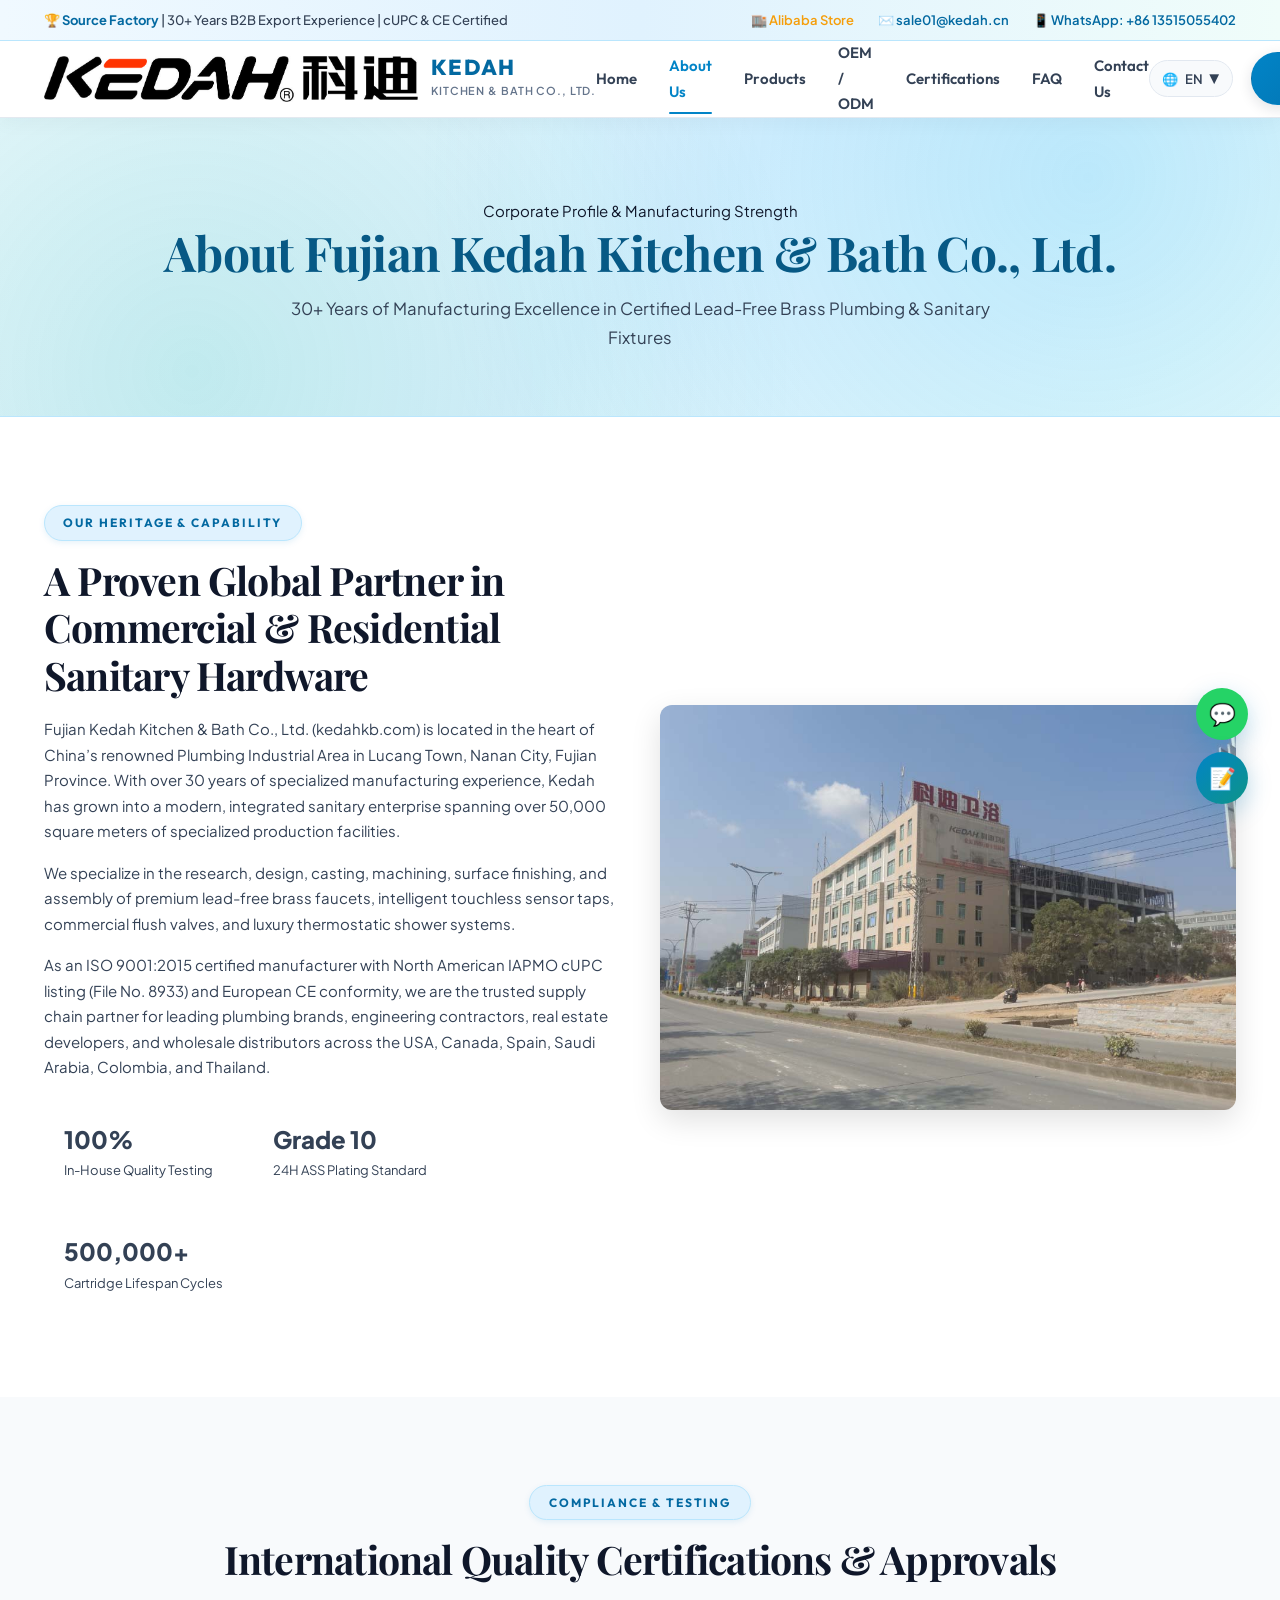
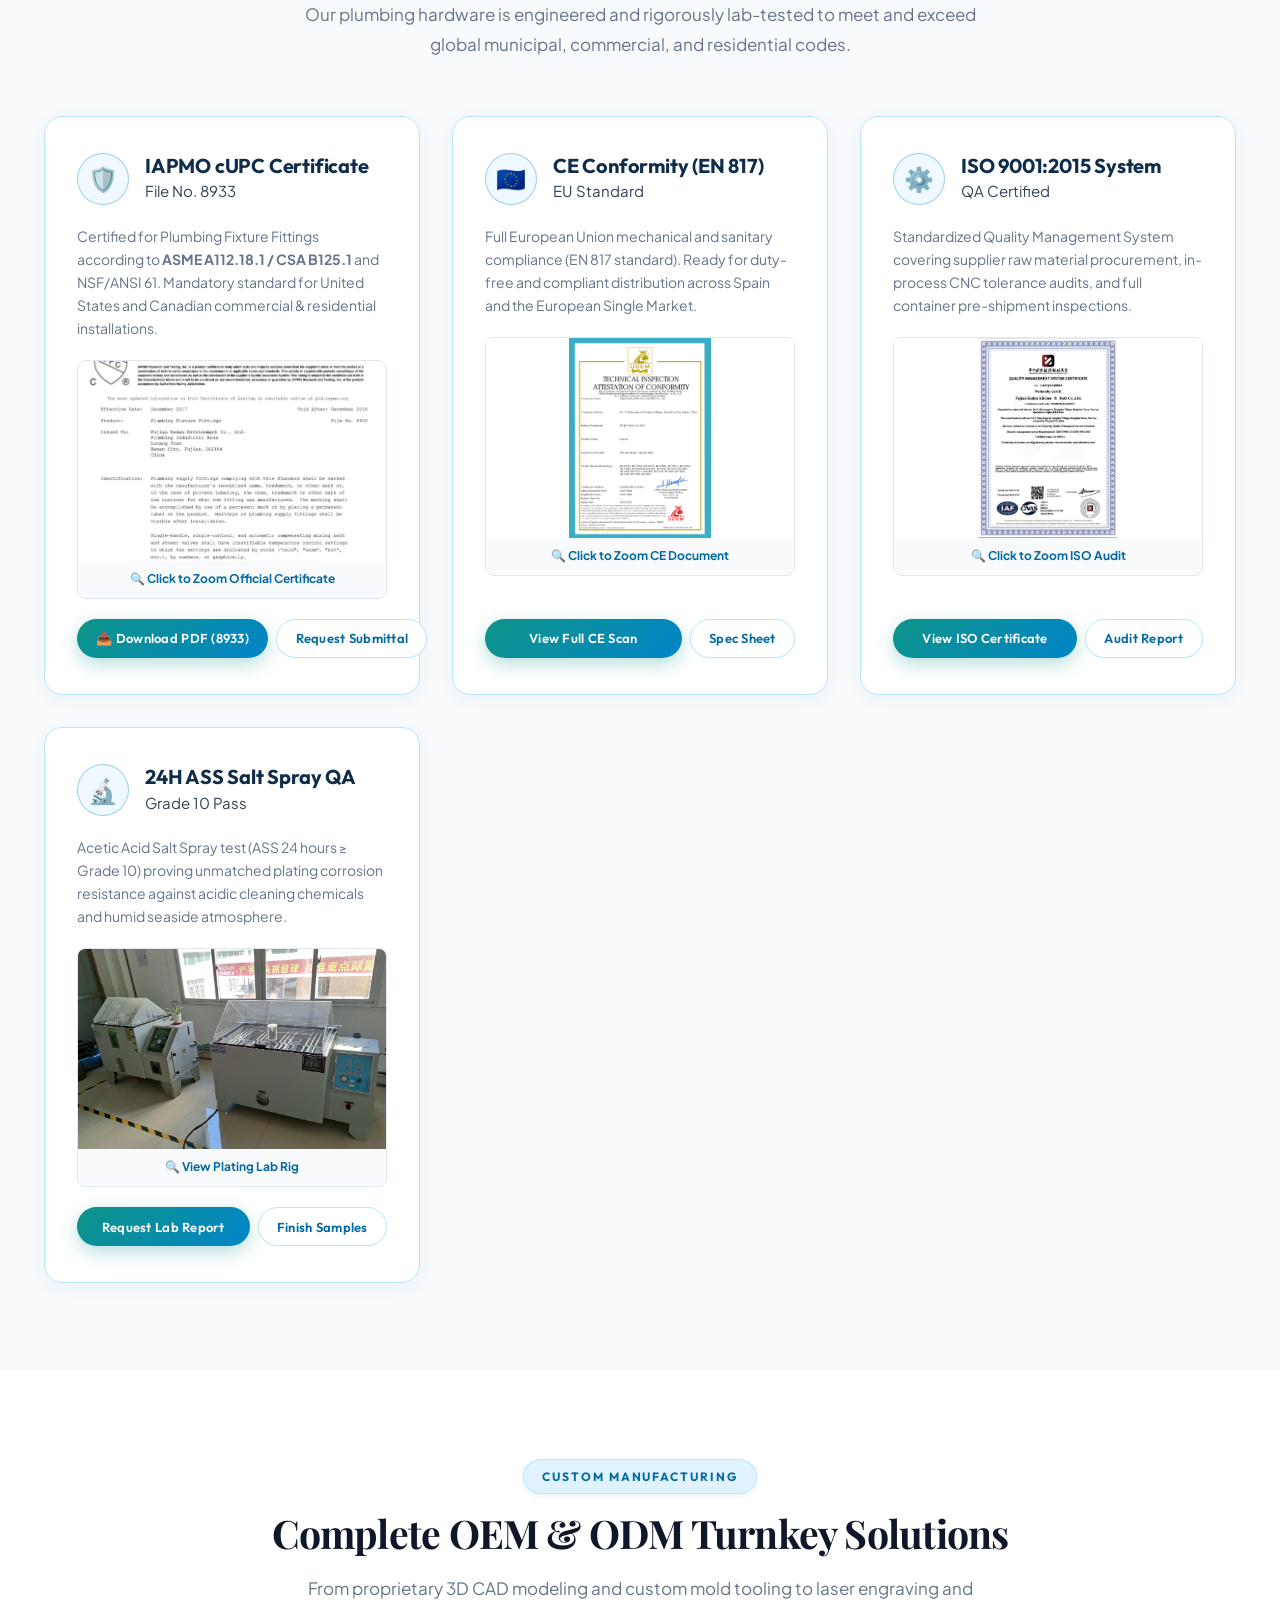
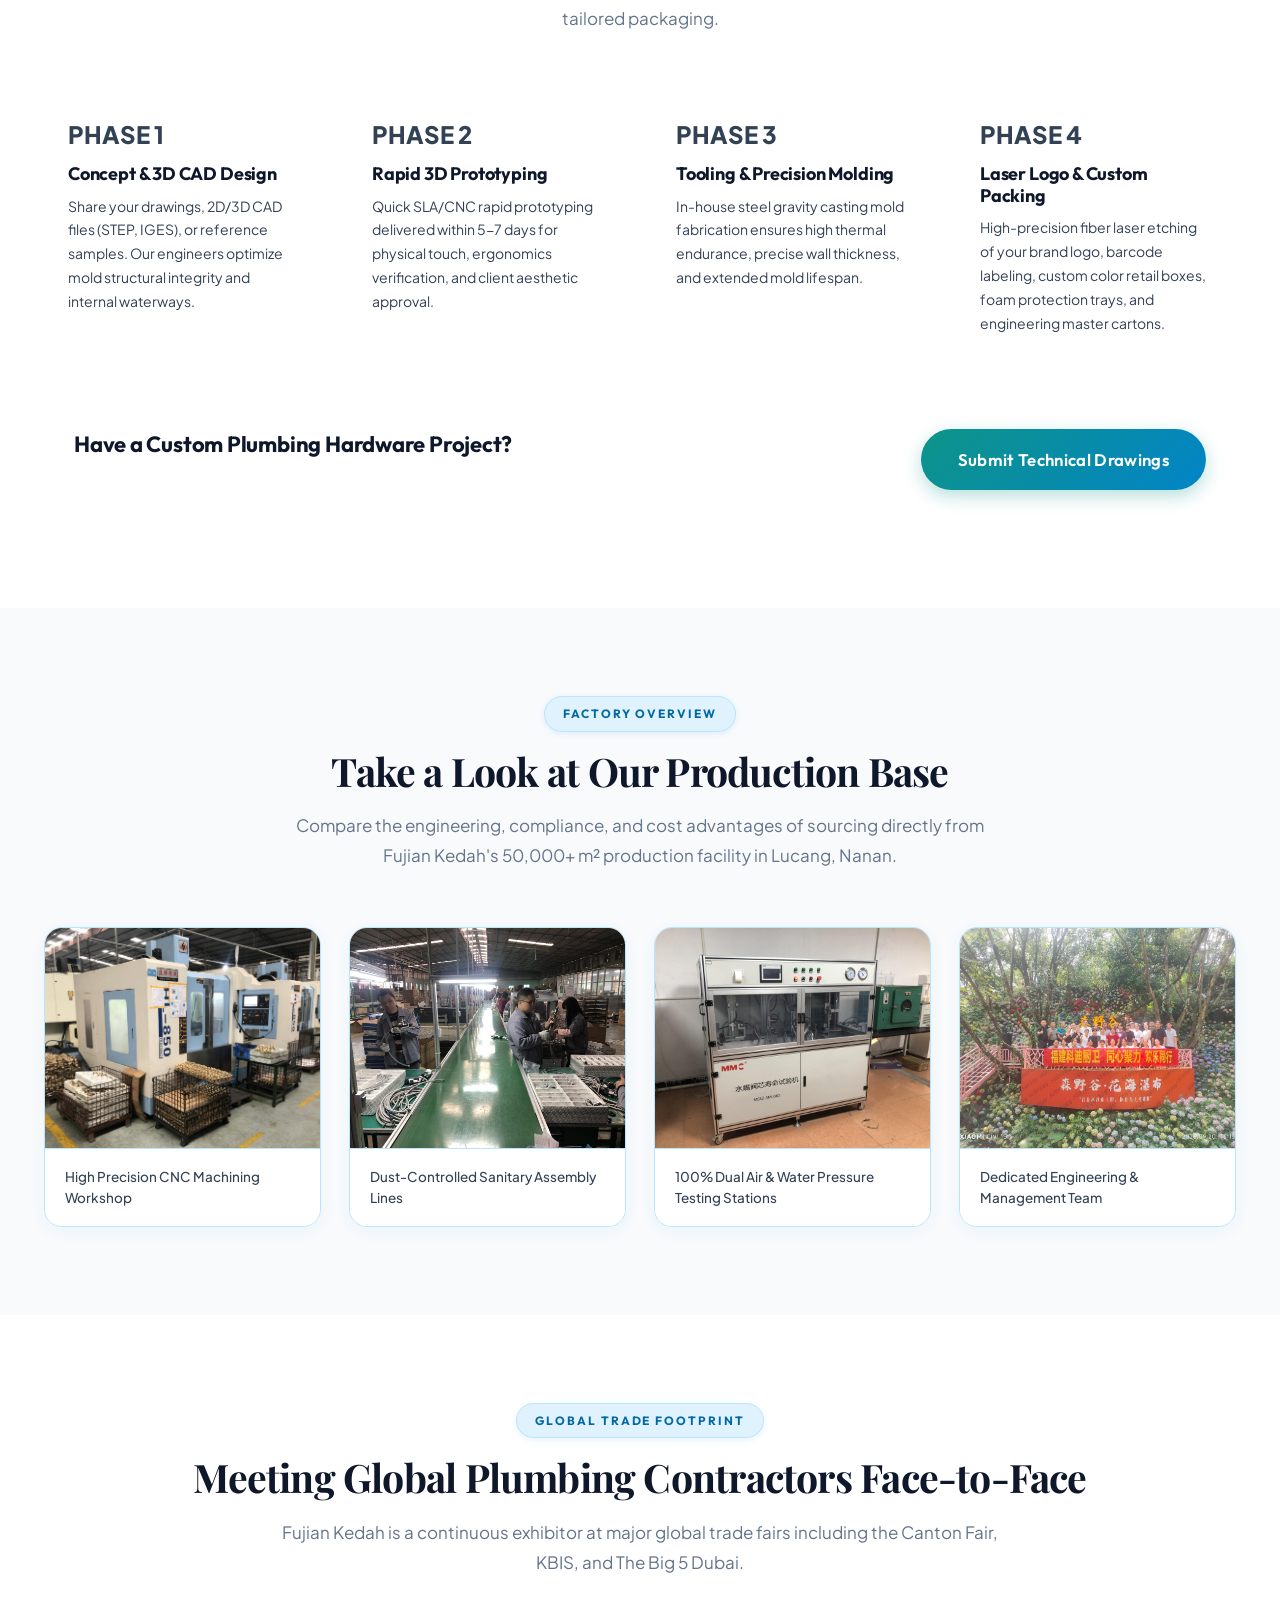
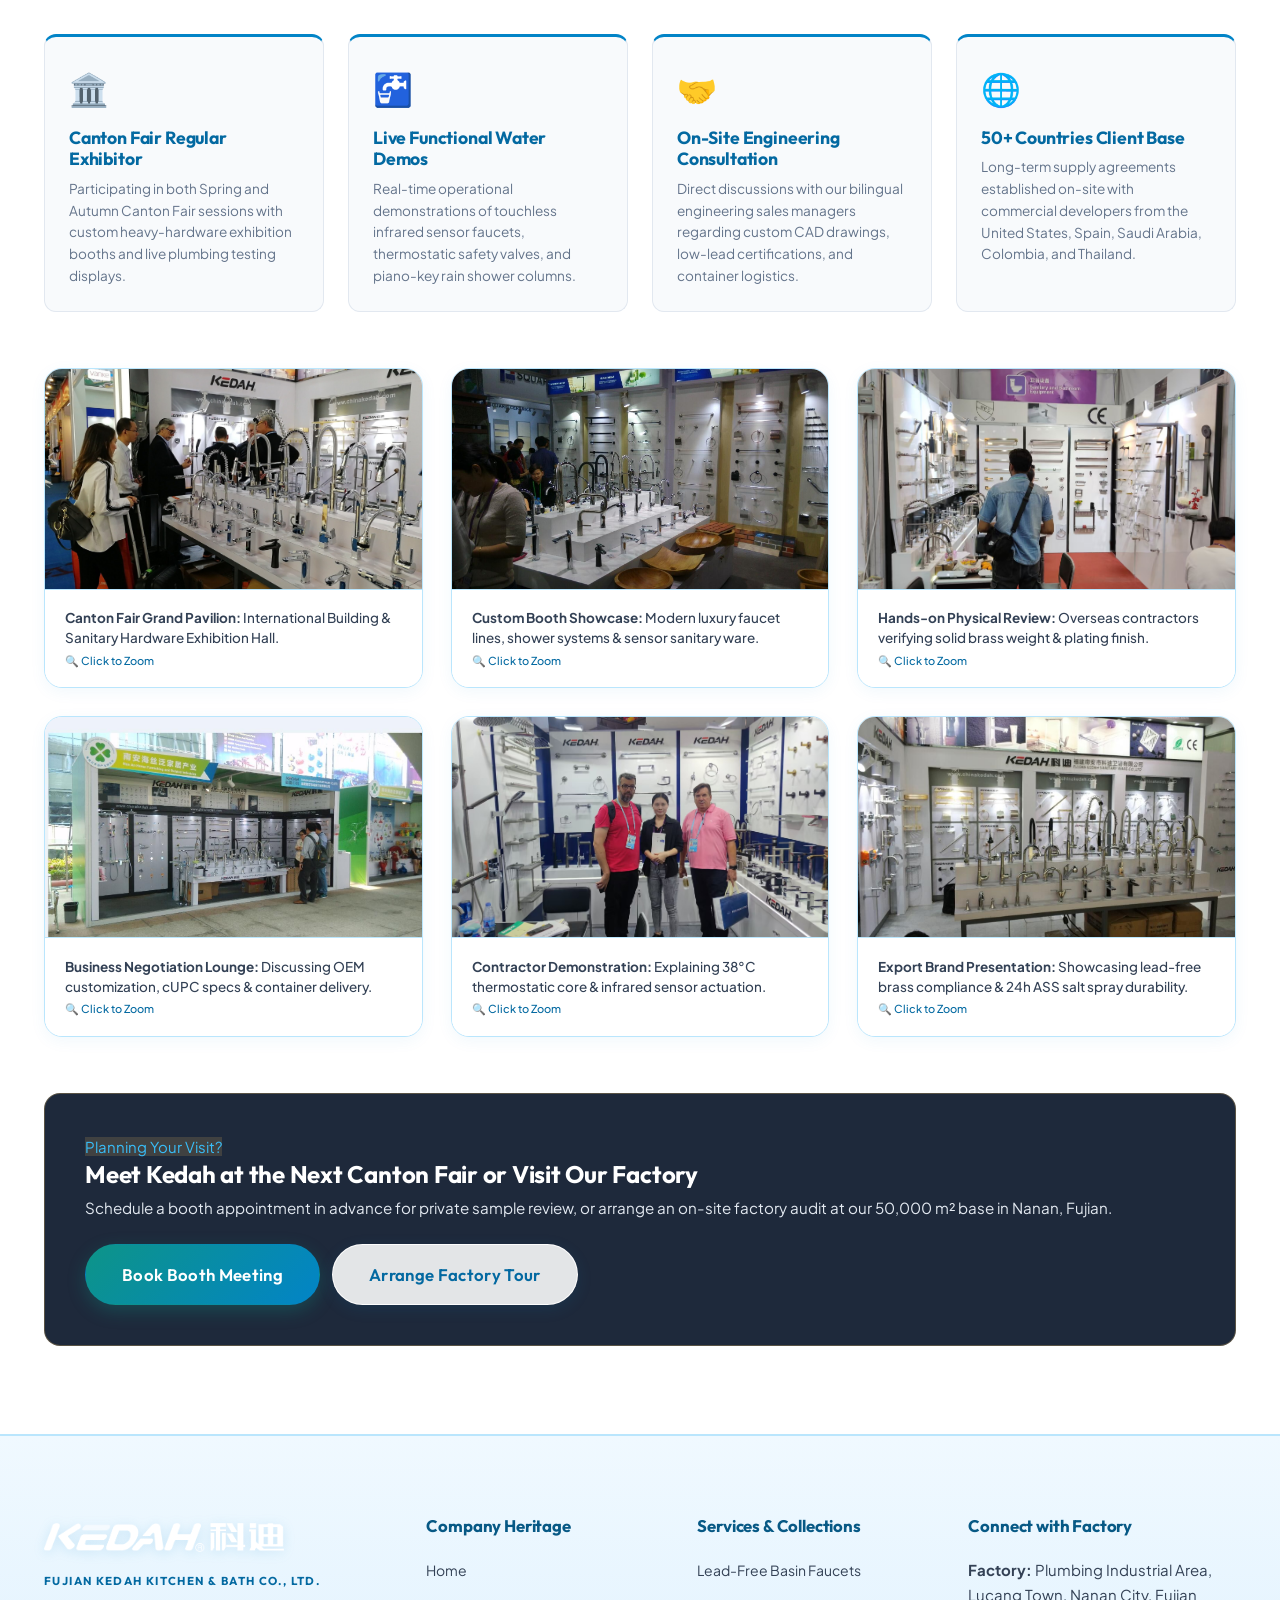
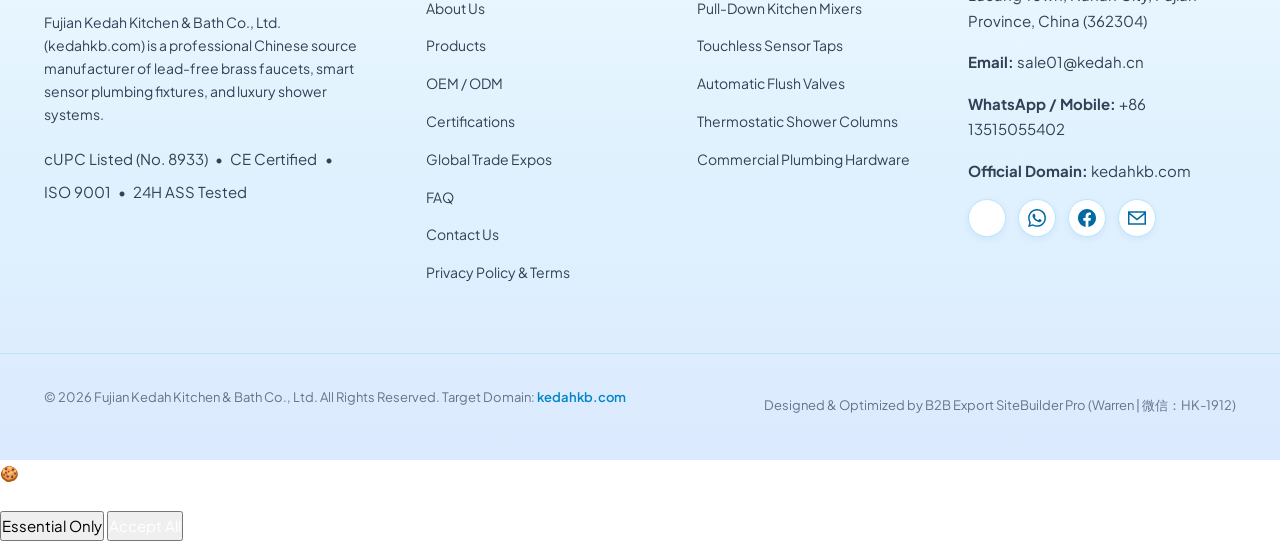
<file: about.html>
<!DOCTYPE html>
<html lang="en" dir="ltr">
<head>
  <meta charset="UTF-8">
  <meta name="viewport" content="width=device-width, initial-scale=1.0">
  <title>About Us | Fujian Kedah Kitchen & Bath Co., Ltd. - Source Plumbing Manufacturer</title>
  <meta name="description" content="Discover Fujian Kedah Kitchen & Bath Co., Ltd. (kedahkb.com). 30+ years of sanitary ware manufacturing in Lucang, Nanan, Fujian. cUPC & CE certified, ISO 9001 quality management, 50,000 m² integrated factory facility.">
    <!-- Search Engine Robots Directive for Google & Global Crawlers -->
  <meta name="robots" content="index, follow, max-image-preview:large, max-snippet:-1, max-video-preview:-1">
  <meta name="googlebot" content="index, follow, max-snippet:-1, max-image-preview:large">
  <link rel="canonical" href="https://kedahkb.com/about.html">
  <link rel="preconnect" href="https://fonts.googleapis.com">
  <link rel="preconnect" href="https://fonts.gstatic.com" crossorigin>
  <link href="https://fonts.googleapis.com/css2?family=Playfair+Display:ital,wght@0,500;0,600;0,700;0,800;1,600&family=Outfit:wght@400;500;600;700;800&family=Plus+Jakarta+Sans:wght@400;500;600;700&family=JetBrains+Mono:wght@400;600;700&display=swap" rel="stylesheet">
    <!-- Favicon Icons -->
  <link rel="icon" type="image/x-icon" href="favicon.ico">
  <link rel="icon" type="image/png" href="favicon.png">
  <link rel="apple-touch-icon" href="favicon.png">

  <!-- Open Graph / Social Sharing Meta -->
  <meta property="og:site_name" content="Fujian Kedah Kitchen &amp; Bath Co., Ltd.">
  <meta property="og:type" content="website">
  <meta property="og:url" content="https://kedahkb.com/about.html">
  <meta property="og:title" content="Fujian Kedah Kitchen &amp; Bath Co., Ltd. | cUPC Certified Plumbing Manufacturer">
  <meta property="og:description" content="30+ Years OEM/ODM Manufacturer of Lead-Free Brass Faucets, Intelligent Sensor Taps &amp; Luxury Shower Systems in Lucang, Nanan. cUPC File No. 8933, CE certified, 24h ASS salt spray resistance.">
  <meta property="og:image" content="https://kedahkb.com/assets/images/factory/office-showroom.png">

  <!-- Twitter Card Meta -->
  <meta name="twitter:card" content="summary_large_image">
  <meta name="twitter:url" content="https://kedahkb.com/about.html">
  <meta name="twitter:title" content="Fujian Kedah Kitchen &amp; Bath Co., Ltd. | cUPC Certified Plumbing Manufacturer">
  <meta name="twitter:description" content="30+ Years OEM/ODM Manufacturer of Lead-Free Brass Faucets, Intelligent Sensor Taps &amp; Luxury Shower Systems in Lucang, Nanan. cUPC File No. 8933, CE certified, 24h ASS salt spray resistance.">
  <meta name="twitter:image" content="https://kedahkb.com/assets/images/factory/office-showroom.png">
  <link rel="stylesheet" href="assets/css/styles.css">
  <!-- Geotargeting & Regional Entity Tags (GEO & Local SEO) -->
  <meta name="geo.region" content="CN-FJ">
  <meta name="geo.placename" content="Nanan, Quanzhou, Fujian">
  <meta name="geo.position" content="24.9608;118.3847">
  <meta name="ICBM" content="24.9608, 118.3847">

  <!-- AboutPage & Manufacturing Facility Structured Data (SEO & GEO) -->
  <script type="application/ld+json">
  {
    "@context": "https://schema.org",
    "@graph": [
      {
        "@type": "BreadcrumbList",
        "itemListElement": [
          {
            "@type": "ListItem",
            "position": 1,
            "name": "Home",
            "item": "https://kedahkb.com/"
          },
          {
            "@type": "ListItem",
            "position": 2,
            "name": "About Us",
            "item": "https://kedahkb.com/about.html"
          }
        ]
      },
      {
        "@type": "AboutPage",
        "@id": "https://kedahkb.com/about.html#webpage",
        "url": "https://kedahkb.com/about.html",
        "name": "About Fujian Kedah Kitchen & Bath Co., Ltd.",
        "description": "30+ Years of Manufacturing Excellence in Certified Lead-Free Brass Plumbing & Sanitary Fixtures in Nanan, Fujian.",
        "mainEntity": {
          "@type": ["Organization", "Manufacturer"],
          "name": "Fujian Kedah Kitchen & Bath Co., Ltd.",
          "foundingDate": "1994",
          "address": {
            "@type": "PostalAddress",
            "streetAddress": "Plumbing Industrial Area, Lucang Town",
            "addressLocality": "Nanan City",
            "addressRegion": "Fujian Province",
            "postalCode": "362304",
            "addressCountry": "CN"
          },
          "hasCredential": [
            {
              "@type": "EducationalOccupationalCredential",
              "credentialCategory": "Product Certification",
              "name": "IAPMO cUPC Listed",
              "recognizedBy": { "@type": "Organization", "name": "IAPMO" }
            },
            {
              "@type": "EducationalOccupationalCredential",
              "credentialCategory": "European Union Conformity",
              "name": "CE Certified EN 817 / EN 1111"
            },
            {
              "@type": "EducationalOccupationalCredential",
              "credentialCategory": "Quality Management",
              "name": "ISO 9001:2015"
            }
          ]
        }
      }
    ]
  }
  </script>
  <!-- Inline Instant Multi-Language Engine (Immune to Browser Cache) -->
  <script>
    (function() {
      const i18n = {
  en: {
    'about.banner_tag': 'Corporate Profile & Manufacturing Strength',
    'about.page_title': 'About Fujian Kedah Kitchen & Bath Co., Ltd.',
    'about.page_subtitle': '30+ Years of Precision Sanitary Ware Manufacturing in China\'s Plumbing Capital (Lucang, Nanan)',
    'about.story_tag': 'Our Heritage & Capability',
    'about.story_title': 'A Proven Global Partner in Commercial & Residential Sanitary Hardware',
    'about.p1': 'Fujian Kedah Kitchen & Bath Co., Ltd. (kedahkb.com) is located in the heart of China’s renowned Plumbing Industrial Area in Lucang Town, Nanan City, Fujian Province. With over 30 years of specialized manufacturing experience, Kedah has grown into a modern, integrated sanitary enterprise spanning over 50,000 square meters of specialized production facilities.',
    'about.p2': 'We specialize in the research, design, casting, machining, surface finishing, and assembly of premium lead-free brass faucets, intelligent touchless sensor taps, commercial flush valves, and luxury thermostatic shower systems.',
    'about.p3': 'As an ISO 9001:2015 certified manufacturer with North American IAPMO cUPC listing (File No. 8933) and European CE conformity, we are the trusted supply chain partner for leading plumbing brands, engineering contractors, real estate developers, and wholesale distributors across the USA, Canada, Spain, Saudi Arabia, Colombia, and Thailand.',
    'about.stat_qa': 'In-House Quality Testing',
    'about.stat_plating': '24H ASS Plating Standard',
    'about.stat_cycles': 'Cartridge Lifespan Cycles',
    'about.comp_tag': 'Direct Factory Advantage',
    'about.comp_title': 'Direct Source Manufacturer vs. Trading Intermediary',
    'about.comp_desc': 'Compare the engineering, compliance, and cost advantages of sourcing directly from Fujian Kedah\'s 50,000+ m² production facility in Lucang, Nanan.',
    'oem.phase1_title': 'Concept & 3D CAD Design',
    'oem.phase1_desc': 'Share your drawings, 2D/3D CAD files (STEP, IGES), or reference samples. Our engineers optimize mold structural integrity and internal waterways.',
    'oem.phase2_title': 'Rapid 3D Prototyping',
    'oem.phase2_desc': 'Quick SLA/CNC rapid prototyping delivered within 5-7 days for physical touch, ergonomics verification, and client aesthetic approval.',
    'oem.phase3_title': 'Precision Tooling & Gravity Molds',
    'oem.phase3_desc': 'In-house tooling department fabricating steel gravity casting molds and stamping dies within 15-20 days with 0.01mm CNC precision.',
    'oem.phase4_title': 'Mass Production & Global Logistics',
    'oem.phase4_desc': 'Automated casting, robotic polishing, 24H ASS plating, 100% dual testing, and multi-lingual master packaging shipped via Xiamen Port.',
    'faq.banner_tag': 'Procurement & Engineering Inquiries',
    'faq.page_title': 'Frequently Asked Questions (B2B FAQ)',
    'faq.page_subtitle': 'Everything you need to know about our certifications, lead times, MOQ, quality testing, and OEM workflows.',
    'faq.cat1_title': '1. Certifications & Quality Standards',
    'faq.q1': 'Are Fujian Kedah faucets cUPC certified for the North American market?',
    'faq.a1': 'Yes, absolutely. Fujian Kedah holds official IAPMO cUPC listing under File No. 8933, conforming to ASME A112.18.1 / CSA B125.1 standards and NSF/ANSI 61 lead-free drinking water requirements. We provide complete certificate documentation for your customs clearance and engineering submittals in the USA and Canada.',
    'faq.q2': 'What is the significance of the 24-Hour ASS Salt Spray Test?',
    'faq.a2': 'ASS (Acetic Acid Salt Spray) is an accelerated corrosion test that is significantly harsher than conventional Neutral Salt Spray (NSS). A 24-hour ASS test with a Grade 10 rating is equivalent to over 10 years of intensive daily exposure in high-humidity or coastal marine environments, guaranteeing zero peeling, blistering, or tarnishing.',
    'faq.q3': 'How do you guarantee 100% zero-leakage before container loading?',
    'faq.a3': 'Every single assembled faucet undergoes dual-stage pressure testing on specialized testing rigs: 0.8 MPa (8 bar) hydrostatic water pressure test and 0.6 MPa (6 bar) pneumatic air test. Units with any pressure drop are automatically rejected by our QA system.',
    'faq.cat2_title': '2. Ordering, MOQ & Lead Times',
    'faq.q4': 'What is your Minimum Order Quantity (MOQ)?',
    'faq.a4': 'Our standard production MOQ is 100 to 200 pieces per SKU for standard chrome or matte black finishes. For special PVD finishes (Brushed Gold, Gunmetal Grey) or project trials, we offer flexible low MOQs to support contractor sampling. Mixed SKU container orders are warmly welcomed.',
    'faq.q5': 'What is the lead time for sample requests and container orders?',
    'faq.a5': 'Sample orders: 5–10 business days. Mass production (FCL container): 25–35 calendar days upon receipt of initial deposit and packaging artwork sign-off.',
    'faq.q6': 'Can I request physical product samples before placing a bulk order?',
    'faq.a6': 'Yes. We provide sample units sent via DHL, FedEx, or UPS express. Sample fees can be credited and deducted from your subsequent mass production container order.',
    'faq.cat3_title': '3. OEM/ODM Customization & Engineering Support',
    'faq.q7': 'Can you laser engrave our brand logo and provide customized packaging?',
    'faq.a7': 'Yes. We offer high-precision fiber laser logo marking on faucet bodies, handles, and faceplates at no extra charge. We also customize full-color retail boxes, foam inner trays, installation instruction manuals, and barcode master cartons based on your artwork templates.',
    'faq.q8': 'Can you develop custom molds according to our 3D CAD drawings?',
    'faq.a8': 'Yes. Our in-house mold engineering department can develop new gravity casting steel molds or stamping dies within 15–20 days. We provide rapid 3D printed prototypes first for client physical approval before tooling creation.',
    'faq.q9': 'What warranty policy do you provide for commercial projects?',
    'faq.a9': 'We provide a 5-year commercial warranty on all solid brass faucet bodies and ceramic cartridges. We also include complimentary 1%–2% spare parts (cartridges, O-rings, mounting hardware, aerators) inside container shipments for convenient on-site maintenance.',
    'faq.cat4_title': '4. Payment Terms, Shipping & Port of Loading',
    'faq.q10': 'What are your standard payment terms?',
    'faq.a10': 'Our standard terms are T/T 30% deposit upon order confirmation and 70% balance before shipment or against Bill of Lading (B/L) copy. Irrevocable Letter of Credit (L/C at sight) is accepted for large institutional government or engineering project orders.',
    'faq.q11': 'Which shipping port do you ship from?',
    'faq.a11': 'We primarily ship from Xiamen Port (Fujian, China), which is located just 1.5 hours by highway from our factory in Nanan, offering direct container sailings to major ports in North America, Europe, the Middle East, and Southeast Asia.',
    'products.banner_tag': 'Export Sanitary Hardware Catalog',
    'products.page_title': 'Commercial & Residential Plumbing Collections',
    'products.page_subtitle': 'Lead-Free Solid Brass • cUPC & CE Certified • 24-Hour ASS Salt Spray Resistance',
    'products.tab_all': 'All Collections (32)',
    'products.tab_basin': 'Basin Faucets (7)',
    'products.tab_accessories': 'Bathroom Accessories (8)',
    'products.tab_kitchen': 'Kitchen Faucets (6)',
    'products.tab_sensor': 'Sensor & Flush Valves (6)',
    'products.tab_shower': 'Shower Systems (5)',
    'products.inquire_btn': 'Inquire Fast',
    'products.spec_btn': 'Spec Sheet',
    'services.tag': "CORE PRODUCT SERVICES",
    'services.title': "Precision Manufacturing for Global Plumbing Contractors",
    'services.lead': "From residential luxury developments in North America and Spain to high-traffic commercial installations in Saudi Arabia and resorts in Thailand, Fujian Kedah delivers certified plumbing solutions with zero middleman markups.",
    'products.tag': "FEATURED EXPORT COLLECTIONS",
    'products.title': "Certified Sanitary Products Engineered for Global Projects",
    'products.lead': "Direct factory supply of cUPC & CE certified lead-free brass faucets, intelligent touchless valves, and thermostatic luxury shower systems. Tested with 24-hour ASS salt spray for 50+ export destinations.",
    'showcase.tag': "QUALITY & CERTIFICATION",
    'showcase.title': "Engineered to Exceed North American & European Standards",
    'showcase.lead': "Every Kedah faucet and valve is manufactured under strict ISO 9001 quality protocols. We eliminate porosity through automated gravity casting, achieve 0.01mm tolerance on CNC lathes, and verify corrosion resistance with 24-hour ASS salt spray testing.",
    'factory.tag': "LIVE PRODUCTION · NANAN SANITARY BASE",
    'factory.title': "Inside Our Factory — Transparent Chinese Manufacturing",
    'factory.lead': "Operating in Lucang, Nanan—China national plumbing hub: from raw copper gravity casting to 0.01mm CNC machining, robotic mirror polishing, and clean-room assembly.",
    'pricing.tag': "DIRECT FACTORY PRICING",
    'pricing.title': "Indicative B2B Volume Pricing Tiers",
    'pricing.lead': "Transparent volume tiers for commercial contractors, plumbing distributors, and brand importers. Custom finishes, packaging, and branding available upon request.",
    'tour.tag': "GLOBAL TRADE EXPOS & PHYSICAL FOOTPRINT",
    'tour.title': "Canton Fair Track Record & Factory Presence",
    'tour.lead': "Take a look inside our 50,000+ sqm manufacturing facility in Lucang, Nanan and explore our long-standing Canton Fair exhibition presence meeting global engineering partners.",
    'contact.tag': "DIRECT FACTORY INQUIRY",
    'contact.title': "Request an Instant Engineering & Quotation Package",
    'contact.lead': "Direct communication with Fujian Kedah export engineering department. Technical feedback, CAD evaluations, and customized quotations within 24 hours.",
    'nav.home': 'Home',
    'nav.about': 'About Us',
    'nav.products': 'Products',
    'nav.oem': 'OEM / ODM',
    'nav.certs': 'Certifications',
    'nav.faq': 'FAQ',
    'nav.contact': 'Contact Us',
    'nav.rfq': 'Request a Quote',
    'hero.badge': 'Direct Source Manufacturer | North America & Global Engineering Ready',
    'hero.title': 'Precision Engineered Lead-Free Brass Faucets & Commercial Plumbing Solutions',
    'hero.subtitle': 'Over 30 years of OEM/ODM excellence for North American, European, Middle Eastern, and Southeast Asian sanitary engineering contractors. Compliant with cUPC File No. 8933, CE, and rigorous 24-Hour Acetic Acid Salt Spray (ASS) plating tests.',
    'hero.btn1': 'Request Project Quote',
    'hero.btn2': 'Explore Products',
    'trust.title': 'Global Engineering Certifications & Quality Assurances:',
    'rfq.title': 'Request an Instant B2B Factory Quote',
    'rfq.desc': 'Contact our export engineering team directly. We respond within 24 hours with FOB pricing, MOQ terms, and sample dispatch.',
    'form.name': 'Full Name / Contact Person *',
    'form.company': 'Company Name *',
    'form.email': 'Business Email *',
    'form.country': 'Target Country / Region *',
    'form.category': 'Product of Interest *',
    'form.message': 'Project Specifications / Required Quantities *',
    'form.privacy_note': 'Your information is confidential. We strictly protect your project privacy and intellectual property.',
    'about.badge': 'Corporate Profile & Manufacturing Strength',
    'about.page_title': 'About Fujian Kedah Kitchen & Bath Co., Ltd.',
    'about.page_subtitle': '30+ Years of Manufacturing Excellence in Certified Lead-Free Brass Plumbing & Sanitary Fixtures',
    'about.story_tag': 'Our Heritage & Capability',
    'about.story_title': 'A Proven Global Partner in Commercial & Residential Sanitary Hardware',
    'certs.tag': 'Compliance & Testing',
    'certs.title': 'International Quality Certifications & Approvals',
    'certs.desc': 'Our plumbing hardware is engineered and rigorously lab-tested to meet and exceed global municipal, commercial, and residential codes.',
    'oem.tag': 'Custom Manufacturing',
    'oem.title': 'Complete OEM & ODM Turnkey Solutions',
    'oem.desc': 'From proprietary 3D CAD modeling and custom mold tooling to laser engraving and tailored packaging.',
    'exhibitions.tag': 'Global Trade Footprint',
    'exhibitions.title': 'Meeting Global Plumbing Contractors Face-to-Face',
    'exhibitions.desc': 'Fujian Kedah is a continuous exhibitor at major global trade fairs including the Canton Fair, KBIS, and The Big 5 Dubai.',
    'footer.desc': 'Fujian Kedah Kitchen & Bath Co., Ltd. (kedahkb.com) is a professional Chinese source manufacturer of lead-free brass faucets, smart sensor plumbing fixtures, and luxury shower systems.',
    'footer.product_lines': 'Services & Collections',
    'footer.quick_links': 'Company Heritage',
    'footer.contact_info': 'Connect with Factory',
    'toastSent': 'Thank you! Your inquiry has been sent to sale01@kedah.cn. Our export team will respond within 24 hours.',
    'rightsReserved': 'All Rights Reserved.'
  },
  es: {
    'about.banner_tag': 'Perfil Corporativo y Capacidad de Fabricación',
    'about.page_title': 'Acerca de Fujian Kedah Kitchen & Bath Co., Ltd.',
    'about.page_subtitle': 'Más de 30 Años de Fabricación Sanitaria de Precisión en la Capital del Saneamiento de China (Lucang, Nanan)',
    'about.story_tag': 'Nuestra Trayectoria y Capacidad',
    'about.story_title': 'Un Socio Global Confiable en Grifería Sanitaria Comercial y Residencial',
    'about.p1': 'Fujian Kedah Kitchen & Bath Co., Ltd. (kedahkb.com) se encuentra en el corazón de la famosa Zona Industrial de Fontanería en Lucang, Nanan, Fujian. Con más de 30 años de experiencia especializada, Kedah se ha convertido en una empresa sanitaria moderna e integrada que abarca más de 50.000 metros cuadrados de instalaciones de producción.',
    'about.p2': 'Nos especializamos en la investigación, diseño, fundición, mecanizado, acabado superficial y ensamblaje de grifos de latón sin plomo de primera calidad, grifos inteligentes con sensor táctil, válvulas de descarga comerciales y sistemas de ducha termostática de lujo.',
    'about.p3': 'Como fabricante con certificación ISO 9001:2015, certificación IAPMO cUPC de Norteamérica (Archivo No. 8933) y conformidad CE europea, somos el socio de cadena de suministro de confianza para marcas líderes, contratistas de ingeniería y distribuidores mayoristas en EE. UU., Canadá, España, Arabia Saudita, Colombia y Tailandia.',
    'about.stat_qa': 'Control de Calidad en Planta',
    'about.stat_plating': 'Estándar de Recubrimiento ASS 24H',
    'about.stat_cycles': 'Ciclos de Vida del Cartucho',
    'about.comp_tag': 'Ventaja de Fábrica Directa',
    'about.comp_title': 'Fabricante Directo en Origen vs. Intermediario Comercial',
    'about.comp_desc': 'Compare las ventajas de ingeniería, cumplimiento normativo y costo de abastecerse directamente de las instalaciones de Fujian Kedah en Nanan.',
    'oem.phase1_title': 'Concepto y Diseño 3D CAD',
    'oem.phase1_desc': 'Comparta sus planos, archivos 3D CAD (STEP, IGES) o muestras. Nuestros ingenieros optimizan la integridad estructural y las vías de agua.',
    'oem.phase2_title': 'Prototipado Rápido 3D',
    'oem.phase2_desc': 'Prototipos rápidos SLA/CNC en 5-7 días para verificación ergonómica y aprobación estética del cliente.',
    'oem.phase3_title': 'Moldes de Gravedad y Matriz de Precisión',
    'oem.phase3_desc': 'Departamento interno de moldes que fabrica moldes de fundición por gravedad de acero en 15-20 días con precisión CNC de 0.01 mm.',
    'oem.phase4_title': 'Producción Masiva y Logística Global',
    'oem.phase4_desc': 'Fundición automatizada, pulido robótico, recubrimiento ASS 24H, 100% doble prueba y empaque multilingüe enviado vía Puerto de Xiamen.',
    'faq.banner_tag': 'Consultas de Adquisiciones e Ingeniería',
    'faq.page_title': 'Preguntas Frecuentes (B2B FAQ)',
    'faq.page_subtitle': 'Todo lo que necesita saber sobre nuestras certificaciones, plazos de entrega, MOQ, pruebas de calidad y procesos OEM.',
    'faq.cat1_title': '1. Certificaciones y Normas de Calidad',
    'faq.q1': '¿Los grifos de Fujian Kedah tienen certificación cUPC para el mercado norteamericano?',
    'faq.a1': 'Sí, absolutamente. Fujian Kedah posee la certificación oficial IAPMO cUPC bajo el Archivo No. 8933, conforme a las normas ASME A112.18.1 / CSA B125.1 y los requisitos de agua potable sin plomo NSF/ANSI 61. Proporcionamos toda la documentación para aduanas y proyectos en EE. UU. y Canadá.',
    'faq.q2': '¿Cuál es la importancia de la prueba de niebla salina ASS de 24 horas?',
    'faq.a2': 'La prueba ASS (Niebla Salina de Ácido Acético) es una prueba acelerada mucho más severa que la niebla neutra estándar. Un resultado Grado 10 tras 24 horas equivale a más de 10 años de uso intensivo en ambientes húmedos o costeros sin descascarillado ni corrosión.',
    'faq.q3': '¿Cómo garantizan cero fugas al 100% antes de cargar el contenedor?',
    'faq.a3': 'Cada grifo ensamblado se somete a pruebas de presión dobles en bancos de prueba especializados: prueba hidrostática de agua a 0.8 MPa (8 bar) y prueba neumática de aire a 0.6 MPa (6 bar). Cualquier unidad con caída de presión es rechazada de inmediato.',
    'faq.cat2_title': '2. Pedidos, MOQ y Plazos de Entrega',
    'faq.q4': '¿Cuál es su Cantidad Mínima de Pedido (MOQ)?',
    'faq.a4': 'Nuestro MOQ estándar de producción es de 100 a 200 piezas por modelo para acabados cromados o negro mate. Para acabados PVD especiales (Oro Cepillado, Gris Metal) o proyectos de prueba, ofrecemos MOQs flexibles.',
    'faq.q5': '¿Cuál es el plazo de entrega para muestras y pedidos de contenedores?',
    'faq.a5': 'Pedidos de muestra: 5 a 10 días hábiles. Producción masiva (contenedor FCL): 25 a 35 días calendario tras el depósito inicial y aprobación del diseño.',
    'faq.q6': '¿Puedo solicitar muestras físicas antes de hacer un pedido grande?',
    'faq.a6': 'Sí. Enviamos muestras por DHL, FedEx o UPS exprés. El costo de la muestra se abona y descuenta de su pedido posterior de producción en contenedor.',
    'faq.cat3_title': '3. Personalización OEM/ODM y Soporte de Ingeniería',
    'faq.q7': '¿Pueden grabar con láser nuestro logotipo y proporcionar embalaje personalizado?',
    'faq.a7': 'Sí. Ofrecemos grabado láser de fibra de alta precisión en cuerpos y manijas sin costo adicional. También personalizamos cajas minoristas a color, bandejas interiores y manuales de instalación.',
    'faq.q8': '¿Pueden desarrollar moldes personalizados según nuestros planos 3D CAD?',
    'faq.a8': 'Sí. Nuestro departamento interno de moldes puede desarrollar nuevos moldes de acero de fundición por gravedad en 15 a 20 días. Proporcionamos prototipos 3D rápidos antes de fabricar las herramientas.',
    'faq.q9': '¿Qué garantía ofrecen para proyectos comerciales?',
    'faq.a9': 'Ofrecemos una garantía comercial de 5 años en todos los cuerpos de grifería de latón macizo y cartuchos cerámicos. También incluimos 1%–2% de repuestos de cortesía en los envíos de contenedores.',
    'faq.cat4_title': '4. Condiciones de Pago, Envío y Puerto de Carga',
    'faq.q10': '¿Cuáles son sus condiciones de pago estándar?',
    'faq.a10': 'Nuestros términos estándar son 30% de depósito T/T y 70% restante antes del envío o contra copia del conocimiento de embarque (B/L). Se acepta Carta de Crédito (L/C a la vista) para grandes proyectos gubernamentales.',
    'faq.q11': '¿Desde qué puerto realizan los envíos?',
    'faq.a11': 'Enviamos principalmente desde el Puerto de Xiamen (Fujian, China), ubicado a solo 1.5 horas por autopista de nuestra fábrica en Nanan, con conexiones marítimas directas a América, Europa y Oriente Medio.',
    'products.banner_tag': 'Catálogo de Grifería Sanitaria de Exportación',
    'products.page_title': 'Colecciones de Grifería Comercial y Residencial',
    'products.page_subtitle': 'Latón Macizo Sin Plomo • Certificado cUPC y CE • Resistencia Salina ASS 24H',
    'products.tab_all': 'Todas las Colecciones (32)',
    'products.tab_basin': 'Grifos de Lavabo (7)',
    'products.tab_accessories': 'Accesorios de Baño (8)',
    'products.tab_kitchen': 'Grifos de Cocina (6)',
    'products.tab_sensor': 'Sensor y Válvulas (6)',
    'products.tab_shower': 'Sistemas de Ducha (5)',
    'products.inquire_btn': 'Cotizar Rápido',
    'products.spec_btn': 'Ficha Técnica',
    'services.tag': "SERVICIOS Y PRODUCTOS PRINCIPALES",
    'services.title': "Fabricación de Precisión para Contratistas Globales",
    'services.lead': "Desde desarrollos residenciales de lujo en Norteamérica y España hasta instalaciones comerciales en Arabia Saudita y resorts en Tailandia.",
    'products.tag': "COLECCIÓN EXCLUSIVA DE EXPORTACIÓN",
    'products.title': "Productos Sanitarios Certificados para Proyectos Globales",
    'products.lead': "Suministro directo de fábrica de grifos de latón sin plomo certificados cUPC y CE, válvulas con sensor inteligente y duchas termostáticas.",
    'showcase.tag': "CALIDAD Y CERTIFICACIÓN",
    'showcase.title': "Diseñado para Superar los Estándares Norteamericanos y Europeos",
    'showcase.lead': "Cada grifo y válvula Kedah se fabrica bajo estrictos protocolos ISO 9001 con pruebas de niebla salina ASS de 24 horas.",
    'factory.tag': "PRODUCCIÓN EN VIVO · BASE INDUSTRIAL NANAN",
    'factory.title': "Dentro de Nuestra Fábrica: Fabricación China Transparente",
    'factory.lead': "Operando en Lucang, Nanan: desde fundición por gravedad de latón hasta mecanizado CNC de 0.01 mm y pulido robótico.",
    'pricing.tag': "PRECIOS DIRECTOS DE FÁBRICA",
    'pricing.title': "Niveles de Precios por Volumen B2B",
    'pricing.lead': "Precios transparentes por volumen para contratistas comerciales y distribuidores de fontanería en todo el mundo.",
    'tour.tag': "FERIAS MUNDIALES Y FÁBRICA",
    'tour.title': "Historial en la Feria de Cantón y Presencia de Fábrica",
    'tour.lead': "Conozca nuestras instalaciones de más de 50,000 m² en Nanan y nuestra trayectoria continua en la Feria de Cantón.",
    'contact.tag': "CONSULTA DIRECTA DE FÁBRICA",
    'contact.title': "Solicite un Paquete de Cotización e Ingeniería Inmediato",
    'contact.lead': "Comunicación directa con el departamento de exportación. Respuesta técnica y cotizaciones personalizadas en 24 horas.",
    'nav.home': 'Inicio',
    'nav.about': 'Nosotros',
    'nav.products': 'Productos',
    'nav.oem': 'OEM / ODM',
    'nav.certs': 'Certificaciones',
    'nav.faq': 'Preguntas Frecuentes',
    'nav.contact': 'Contacto',
    'nav.rfq': 'Solicitar Cotización',
    'hero.badge': 'Fabricante Certificado cUPC / CE / ISO9001',
    'hero.title': 'Soluciones de Grifería y Sanitarios de Alta Precisión Sin Plomo',
    'hero.subtitle': 'Más de 30 años de excelencia OEM/ODM para contratistas de ingeniería sanitaria en Norteamérica, Europa, Oriente Medio y Sudeste Asiático. Cumple con cUPC No. 8933, CE y pruebas ASS de 24 horas.',
    'hero.btn1': 'Cotizar OEM/ODM',
    'hero.btn2': 'Ver Catálogo',
    'trust.title': 'Certificaciones y Garantías de Calidad Global:',
    'rfq.title': 'Solicitar Cotización Directa de Fábrica',
    'rfq.desc': 'Respuesta técnica en 24 horas y despacho de muestras para importadores y proyectos.',
    'form.name': 'Nombre Completo / Contacto *',
    'form.company': 'Nombre de la Empresa *',
    'form.email': 'Correo Corporativo *',
    'form.country': 'País / Región de Destino *',
    'form.category': 'Producto de Interés *',
    'form.message': 'Especificaciones del Proyecto / Cantidades *',
    'form.privacy_note': 'Su información es confidencial. Protegemos estrictamente su privacidad y propiedad intelectual.',
    'about.badge': 'Perfil Corporativo y Capacidad de Fabricación',
    'about.page_title': 'Acerca de Fujian Kedah Kitchen & Bath Co., Ltd.',
    'about.page_subtitle': 'Más de 30 años de excelencia en grifería de latón sin plomo y accesorios sanitarios certificados',
    'about.story_tag': 'Nuestra Trayectoria y Capacidad',
    'about.story_title': 'Un Socio Global Confiable en Grifería Comercial y Residencial',
    'certs.tag': 'Cumplimiento y Ensayos',
    'certs.title': 'Certificaciones y Aprobaciones Internacionales',
    'certs.desc': 'Nuestra grifería está diseñada y probada en laboratorio para cumplir con los estándares globales más exigentes.',
    'oem.tag': 'Fabricación a Medida',
    'oem.title': 'Soluciones Integrales OEM y ODM',
    'oem.desc': 'Desde modelado 3D CAD y moldes personalizados hasta grabado láser y embalaje a medida.',
    'exhibitions.tag': 'Presencia en Ferias Mundiales',
    'exhibitions.title': 'Encuentros Cara a Cara con Contratistas Globales',
    'exhibitions.desc': 'Fujian Kedah expone continuamente en ferias mundiales como la Feria de Cantón, KBIS y The Big 5 Dubai.',
    'footer.desc': 'Fujian Kedah Kitchen & Bath Co., Ltd. (kedahkb.com) es un fabricante directo especializado en grifos sin plomo, grifería con sensor y duchas.',
    'footer.product_lines': 'Líneas de Productos',
    'footer.quick_links': 'Navegación Rápida',
    'footer.contact_info': 'Contacto de Fábrica',
    'toastSent': '¡Gracias! Su consulta ha sido enviada a sale01@kedah.cn. Nos comunicaremos en 24 horas.',
    'rightsReserved': 'Todos los derechos reservados.'
  },
  th: {
    'about.banner_tag': 'ข้อมูลองค์กรและศักยภาพการผลิต',
    'about.page_title': 'เกี่ยวกับ บริษัท ฝูเจี้ยน เคดี คิทเช่น แอนด์ บาธ จำกัด',
    'about.page_subtitle': 'กว่า 30 ปีแห่งความเชี่ยวชาญด้านการผลิตสุขภัณฑ์มาตรฐานสูง ณ เมืองหลวงสุขภัณฑ์จีน (หลู่ชาง หนานอัน)',
    'about.story_tag': 'ประวัติและศักยภาพของเรา',
    'about.story_title': 'พันธมิตรระดับโลกที่ได้รับความไว้วางใจในสุขภัณฑ์สำหรับโครงการเชิงพาณิชย์และที่อยู่อาศัย',
    'about.p1': 'บริษัท ฝูเจี้ยน เคดี คิทเช่น แอนด์ บาธ จำกัด (kedahkb.com) ตั้งอยู่ใจกลางนิคมอุตสาหกรรมสุขภัณฑ์ที่มีชื่อเสียง ณ ตำบลหลู่ชาง เมืองหนานอัน มณฑลฝูเจี้ยน ด้วยประสบการณ์การผลิตเฉพาะทางกว่า 30 ปี เคดีได้เติบโตเป็นองค์กรสุขภัณฑ์ครบวงจรครอบคลุมพื้นที่โรงงานผลิตกว่า 50,000 ตารางเมตร',
    'about.p2': 'เราเชี่ยวชาญเป็นพิเศษในการวิจัย ออกแบบ หล่อ ขึ้นรูปผิวสำเร็จ และประกอบก๊อกน้ำทองเหลืองไร้สารตะกั่วระดับพรีเมียม ก๊อกน้ำเซ็นเซอร์อัจฉริยะ ฟลัชวาล์วเชิงพาณิชย์ และชุดฝักบัวอาบน้ำควบคุมอุณหภูมิระดับหรู',
    'about.p3': 'ในฐานะผู้ผลิตที่ได้รับการรับรอง ISO 9001:2015 พร้อมทะเบียน IAPMO cUPC สหรัฐอเมริกา/แคนาดา (ไฟล์หมายเลข 8933) และมาตรฐาน CE ยุโรป เราเป็นคู่ค้าห่วงโซ่อุปทานที่ได้รับความไว้วางใจสำหรับโครงการสุขภัณฑ์ ผู้รับเหมาก่อสร้าง และผู้จัดจำหน่ายในสหรัฐฯ แคนาดา สเปน ซาอุดีอาระเบีย โคลอมเบีย และไทย',
    'about.stat_qa': 'การทดสอบคุณภาพ 100% ในโรงงาน',
    'about.stat_plating': 'มาตรฐานชุบผิวเกลือกรด ASS 24 ชม.',
    'about.stat_cycles': 'รอบการเปิด-ปิดของวาล์วเซรามิก',
    'about.comp_tag': 'ข้อได้เปรียบจากโรงงานผู้ผลิตโดยตรง',
    'about.comp_title': 'โรงงานผู้ผลิตโดยตรง vs. บริษัทตัวกลางการค้า',
    'about.comp_desc': 'เปรียบเทียบข้อได้เปรียบด้านวิศวกรรม มาตรฐานสากล และราคาต้นทุนเมื่อสั่งผลิตโดยตรงจากโรงงานขนาด 50,000+ ตร.ม. ของเคดี ณ หนานอัน',
    'oem.phase1_title': 'แนวคิดและการออกแบบ 3D CAD',
    'oem.phase1_desc': 'ส่งแบบแปลน ไฟล์ 3D CAD (STEP, IGES) หรือตัวอย่างชิ้นงาน วิศวกรของเราจะช่วยเพิ่มประสิทธิภาพของโครงสร้างแม่พิมพ์และทางเดินน้ำ',
    'oem.phase2_title': 'การสร้างต้นแบบอย่างรวดเร็ว',
    'oem.phase2_desc': 'จัดส่งชิ้นงานต้นแบบ SLA/CNC ภายใน 5-7 วัน เพื่อการทดสอบสรีระสัมผัสและการอนุมัติรูปลักษณ์ของลูกค้า',
    'oem.phase3_title': 'การสร้างแม่พิมพ์เหล็กหล่อแรงโน้มถ่วง',
    'oem.phase3_desc': 'แผนกแม่พิมพ์ภายในโรงงานสร้างแม่พิมพ์เหล็กหล่อและแม่พิมพ์ปั๊มภายใน 15-20 วัน ด้วยความแม่นยำระดับ 0.01 มม.',
    'oem.phase4_title': 'การผลิตจำนวนมากและการขนส่งระดับโลก',
    'oem.phase4_desc': 'หล่ออัตโนมัติ ขัดเงาด้วยหุ่นยนต์ ชุบผิวทนกรด ASS 24 ชม. ตรวจสอบแรงดันน้ำและลม 100% พร้อมบรรจุหีบห่อส่งออกผ่านท่าเรือเซียะเหมิน',
    'faq.banner_tag': 'คำถามด้านการจัดซื้อและวิศวกรรม',
    'faq.page_title': 'คำถามที่พบบ่อย (B2B FAQ)',
    'faq.page_subtitle': 'ทุกสิ่งที่คุณจำเป็นต้องทราบเกี่ยวกับการรับรองมาตรฐานสากล ระยะเวลาจัดส่ง ปริมาณขั้นต่ำ การตรวจสอบคุณภาพ และขั้นตอน OEM',
    'faq.cat1_title': '1. การรับรองมาตรฐานและคุณภาพ',
    'faq.q1': 'ก๊อกน้ำของเคดีผ่านการรับรอง cUPC สำหรับตลาดอเมริกาเหนือหรือไม่?',
    'faq.a1': 'ใช่ ผ่านการรับรองอย่างสมบูรณ์ เคดีถือทะเบียน IAPMO cUPC หมายเลข 8933 ตามมาตรฐาน ASME A112.18.1 / CSA B125.1 และข้อกำหนดน้ำดื่มไร้สารตะกั่ว NSF/ANSI 61 เรามีเอกสารรับรองครบถ้วนสำหรับพิธีการศุลกากรและส่งมอบโครงการในสหรัฐอเมริกาและแคนาดา',
    'faq.q2': 'การทดสอบละอองเกลือกรดอะซิติก (ASS) 24 ชั่วโมง มีความสำคัญอย่างไร?',
    'faq.a2': 'การทดสอบ ASS (Acetic Acid Salt Spray) เป็นการทดสอบการกัดกร่อนเร่งปฏิกิริยาที่รุนแรงกว่าการพ่นเกลือเป็นกลางทั่วไป การผ่านระดับ Grade 10 นาน 24 ชั่วโมง เทียบเท่ากับการใช้งานหนักในสภาพแวดล้อมชื้นสูงหรือชายทะเลนานกว่า 10 ปี โดยไม่มีการลอก หลุดร่อน หรือหมองคล้ำ',
    'faq.q3': 'คุณรับประกันการไม่รั่วซึม 100% ก่อนโหลดตู้สินค้าอย่างไร?',
    'faq.a3': 'ก๊อกน้ำทุกชิ้นที่ประกอบเสร็จจะต้องผ่านการทดสอบแรงดัน 2 ขั้นตอนบนแท่นทดสอบพิเศษ: การทดสอบแรงดันน้ำไฮโดรสแตติก 0.8 MPa (8 บาร์) และการทดสอบแรงดันลม 0.6 MPa (6 บาร์) ชิ้นงานใดที่มีแรงดันลดลงจะถูกปฏิเสธทันที',
    'faq.cat2_title': '2. การสั่งซื้อ ปริมาณขั้นต่ำ (MOQ) และระยะเวลาการผลิต',
    'faq.q4': 'ปริมาณการสั่งซื้อขั้นต่ำ (MOQ) ของคุณคือเท่าใด?',
    'faq.a4': 'MOQ มาตรฐานของเราคือ 100 ถึง 200 ชิ้นต่อ SKU สำหรับผิวโครเมียมหรือดำด้านมาตรฐาน สำหรับผิวพิเศษ PVD (ทองปัดเงา, เทากันเมทัล) หรือโครงการทดลอง เรามีเงื่อนไข MOQ ที่ยืดหยุ่น ยินดีต้อนรับการสั่งซื้อแบบคละ SKU ในตู้คอนเทนเนอร์',
    'faq.q5': 'ระยะเวลาจัดส่งสำหรับตัวอย่างและการสั่งซื้อแบบตู้คอนเทนเนอร์คือเท่าใด?',
    'faq.a5': 'คำสั่งซื้อตัวอย่าง: 5–10 วันทำการ การผลิตจำนวนมาก (ตู้คอนเทนเนอร์ FCL): 25–35 วันปฏิทินหลังจากได้รับเงินมัดจำและการอนุมัติแบบกล่องบรรจุภัณฑ์',
    'faq.q6': 'สามารถขอตัวอย่างสินค้าจริงก่อนสั่งซื้อจำนวนมากได้หรือไม่?',
    'faq.a6': 'ได้ เราจัดส่งสินค้าตัวอย่างผ่านบริการด่วน DHL, FedEx หรือ UPS โดยค่าตัวอย่างสามารถนำมาหักเครดิตคืนในคำสั่งซื้อตู้สินค้าจำนวนมากในภายหลังได้',
    'faq.cat3_title': '3. การผลิตตามแบบ OEM/ODM และการสนับสนุนทางวิศวกรรม',
    'faq.q7': 'สามารถเลเซอร์ยิงโลโก้แบรนด์ของเราและจัดทำบรรจุภัณฑ์ตามสั่งได้หรือไม่?',
    'faq.a7': 'ได้ เรามีบริการยิงเลเซอร์ไฟเบอร์ความแม่นยำสูงบนตัวก๊อกน้ำและที่จับโดยไม่มีค่าใช้จ่ายเพิ่มเติม นอกจากนี้ยังรับทำกล่องบรรจุภัณฑ์พิมพ์สี่สี โฟมกันกระแทก คู่มือติดตั้ง และบาร์โค้ดตามแบบของคุณ',
    'faq.q8': 'สามารถพัฒนาแม่พิมพ์ตามแบบ 3D CAD ของเราได้หรือไม่?',
    'faq.a8': 'ได้ แผนกวิศวกรรมแม่พิมพ์ภายในโรงงานสามารถสร้างแม่พิมพ์หล่อเหล็กแรงโน้มถ่วงใหม่ได้ภายใน 15–20 วัน โดยเราจะสร้างชิ้นงานต้นแบบ 3D Print ให้ตรวจสอบจริงก่อนเปิดแม่พิมพ์',
    'faq.q9': 'มีนโยบายรับประกันอย่างไรสำหรับโครงการเชิงพาณิชย์?',
    'faq.a9': 'เรารับประกันเชิงพาณิชย์ 5 ปี สำหรับตัวก๊อกทองเหลืองแท้และวาล์วเซรามิกทั้งหมด พร้อมทั้งแถมอะไหล่สำรองฟรี 1%–2% ในตู้คอนเทนเนอร์เพื่อความสะดวกในการบำรุงรักษาหน้างาน',
    'faq.cat4_title': '4. เงื่อนไขการชำระเงิน การจัดส่ง และท่าเรือต้นทาง',
    'faq.q10': 'เงื่อนไขการชำระเงินมาตรฐานคืออะไร?',
    'faq.a10': 'เงื่อนไขมาตรฐานของเราคือ T/T มัดจำ 30% เมื่อยืนยันคำสั่งซื้อ และชำระส่วนที่เหลือ 70% ก่อนส่งสินค้าหรือเมื่อแสดงสำเนาใบตราส่งสินค้า (B/L) รับ L/C สำหรับคำสั่งซื้อโครงการขนาดใหญ่',
    'faq.q11': 'ส่งออกจากท่าเรือใดในประเทศจีน?',
    'faq.a11': 'เราส่งออกจากท่าเรือเซียะเหมิน (Xiamen Port, Fujian) เป็นหลัก ซึ่งอยู่ห่างจากโรงงานในหนานอันเพียง 1.5 ชั่วโมงโดยทางด่วน มีเส้นทางเดินเรือตรงสู่ท่าเรือหลักทั่วโลก',
    'products.banner_tag': 'แคตตาล็อกสุขภัณฑ์สำหรับส่งออก',
    'products.page_title': 'คอลเลกชันสุขภัณฑ์สำหรับโครงการเชิงพาณิชย์และที่อยู่อาศัย',
    'products.page_subtitle': 'ทองเหลืองแท้ไร้สารตะกั่ว • มาตรฐาน cUPC และ CE • ทนทานต่อการกัดกร่อน ASS 24 ชม.',
    'products.tab_all': 'สินค้าทั้งหมด (32)',
    'products.tab_basin': 'ก๊อกอ่างล้างหน้า (7)',
    'products.tab_accessories': 'อุปกรณ์ตกแต่งห้องน้ำ (8)',
    'products.tab_kitchen': 'ก๊อกซิงค์ครัว (6)',
    'products.tab_sensor': 'ก๊อกเซ็นเซอร์และฟลัชวาล์ว (6)',
    'products.tab_shower': 'ชุดฝักบัวอาบน้ำ (5)',
    'products.inquire_btn': 'ขอใบเสนอราคาด่วน',
    'products.spec_btn': 'สเปกสินค้า',
    'services.tag': "บริการและผลิตภัณฑ์หลัก",
    'services.title': "การผลิตที่แม่นยำสำหรับผู้รับเหมาสุขภัณฑ์ทั่วโลก",
    'services.lead': "ตั้งแต่โครงการที่อยู่อาศัยระดับหรูในอเมริกาเหนือและสเปน ไปจนถึงอาคารพาณิชย์ในซาอุดีอาระเบียและรีสอร์ทในไทย",
    'products.tag': "คอลเลกชันส่งออกยอดนิยม",
    'products.title': "ผลิตภัณฑ์สุขภัณฑ์ที่ได้รับการรับรองมาตรฐานสากลสำหรับโครงการทั่วโลก",
    'products.lead': "โรงงานจัดหาโดยตรงสำหรับก๊อกน้ำทองเหลืองไร้สารตะกั่วมาตรฐาน cUPC & CE วาล์วเซ็นเซอร์ และชุดฝักบัวเทอร์โมสแตท",
    'showcase.tag': "คุณภาพและการรับรองมาตรฐาน",
    'showcase.title': "ออกแบบเพื่อมาตรฐานที่เหนือกว่าอเมริกาเหนือและยุโรป",
    'showcase.lead': "ก๊อกน้ำและวาล์วทุกชิ้นผลิตภายใต้ระบบ ISO 9001 ผ่านการทดสอบกรดเกลือ 24 ชั่วโมง (ASS Grade 10)",
    'factory.tag': "การผลิตจริง · ฐานอุตสาหกรรมหนานอัน",
    'factory.title': "เยี่ยมชมโรงงานของเรา — ความโปร่งใสในการผลิตมาตรฐานจีนระดับพรีเมียม",
    'factory.lead': "ตั้งอยู่ในลู่ชาง หนานอัน: หล่อทองเหลืองไร้สารตะกั่ว กลึง CNC ความละเอียด 0.01 มม. และขัดเงาด้วยหุ่นยนต์",
    'pricing.tag': "ราคาตรงจากโรงงาน",
    'pricing.title': "ตารางราคาขายส่ง B2B ตามปริมาณการสั่งซื้อ",
    'pricing.lead': "ระดับราคาที่โปร่งใสสำหรับผู้รับเหมาโครงการและผู้จัดจำหน่ายอุปกรณ์สุขภัณฑ์ทั่วโลก",
    'tour.tag': "งานแสดงสินค้าระดับโลกและโรงงาน",
    'tour.title': "ประวัติการร่วมงานกวางเจาแฟร์และการเยี่ยมชมโรงงาน",
    'tour.lead': "ชมโรงงานขนาดกว่า 50,000 ตร.ม. ในหนานอัน และการพบปะลูกค้าในงานกวางเจาแฟร์อย่างต่อเนื่อง",
    'contact.tag': "ติดต่อโรงงานโดยตรง",
    'contact.title': "ขอรับเอกสารทางวิศวกรรมและใบเสนอราคาด่วนจากโรงงาน",
    'contact.lead': "ติดต่อทีมวิศวกรส่งออกโดยตรง ตอบกลับภายใน 24 ชั่วโมงพร้อมใบเสนอราคาและการประเมินแบบ",
    'nav.home': 'หน้าแรก',
    'nav.about': 'เกี่ยวกับเรา',
    'nav.products': 'สินค้าทั้งหมด',
    'nav.oem': 'รับผลิต OEM/ODM',
    'nav.certs': 'ใบรับรองมาตรฐาน',
    'nav.faq': 'คำถามที่พบบ่อย',
    'nav.contact': 'ติดต่อเรา',
    'nav.rfq': 'ขอใบเสนอราคา',
    'hero.badge': 'โรงงานมาตรฐานสากล cUPC / CE / ISO9001',
    'hero.title': 'ผู้ผลิตก๊อกน้ำทองเหลืองไร้สารตะกั่วและสุขภัณฑ์ระดับพรีเมียม',
    'hero.subtitle': 'ประสบการณ์กว่า 30 ปีในการผลิต OEM/ODM สำหรับโครงการสุขภัณฑ์ในอเมริกาเหนือ ยุโรป ตะวันออกกลาง และเอเชียตะวันออกเฉียงใต้ ผ่านการรับรอง cUPC หมายเลข 8933 และมาตรฐาน CE',
    'hero.btn1': 'ขอใบเสนอราคาโครงการ',
    'hero.btn2': 'ชมสินค้า',
    'trust.title': 'การรับรองมาตรฐานวิศวกรรมระดับสากล:',
    'rfq.title': 'ขอใบเสนอราคาตรงจากโรงงาน',
    'rfq.desc': 'ทีมวิศวกรพร้อมตอบกลับภายใน 24 ชั่วโมงพร้อมเงื่อนไข FOB และการส่งตัวอย่างด่วน',
    'form.name': 'ชื่อ-นามสกุล / ผู้ติดต่อ *',
    'form.company': 'ชื่อบริษัท *',
    'form.email': 'อีเมลธุรกิจ *',
    'form.country': 'ประเทศ / ภูมิภาคเป้าหมาย *',
    'form.category': 'หมวดหมู่สินค้าที่สนใจ *',
    'form.message': 'รายละเอียดโครงการ / จำนวนที่ต้องการ *',
    'form.privacy_note': 'ข้อมูลของคุณเป็นความลับ เราปกป้องความเป็นส่วนตัวและทรัพย์สินทางปัญญาอย่างเคร่งครัด',
    'about.badge': 'ข้อมูลบริษัทและศักยภาพการผลิต',
    'about.page_title': 'เกี่ยวกับ บริษัท ฝูเจี้ยน เคอดี้ คิทเช่น แอนด์ บาธ จำกัด',
    'about.page_subtitle': 'กว่า 30 ปีแห่งความเป็นเลิศในการผลิตก๊อกน้ำทองเหลืองไร้สารตะกั่วและสุขภัณฑ์มาตรฐานสากล',
    'about.story_tag': 'ประวัติและศักยภาพของเรา',
    'about.story_title': 'พันธมิตรระดับโลกที่ได้รับความไว้วางใจในอุปกรณ์สุขภัณฑ์เชิงพาณิชย์และที่อยู่อาศัย',
    'certs.tag': 'การรับรองและการทดสอบ',
    'certs.title': 'ใบรับรองคุณภาพระดับสากล',
    'certs.desc': 'อุปกรณ์สุขภัณฑ์ของเราได้รับการออกแบบและทดสอบในห้องปฏิบัติการเพื่อมาตรฐานสูงสุดระดับสากล',
    'oem.tag': 'บริการรับผลิต OEM/ODM',
    'oem.title': 'โซลูชัน OEM & ODM ครบวงจร',
    'oem.desc': 'ตั้งแต่การสร้างแบบจำลอง 3D CAD แม่พิมพ์สั่งทำพิเศษ ไปจนถึงการยิงเลเซอร์โลโก้และบรรจุภัณฑ์',
    'exhibitions.tag': 'งานแสดงสินค้าระดับโลก',
    'exhibitions.title': 'พบปะกับผู้รับเหมาและผู้ซื้อจากทั่วโลก',
    'exhibitions.desc': 'ฝูเจี้ยน เคอดี้ เข้าร่วมงานแสดงสินค้าระดับโลกอย่างต่อเนื่อง เช่น งานกวางเจาแฟร์ (Canton Fair), KBIS และ The Big 5 Dubai',
    'footer.desc': 'บริษัท ฝูเจี้ยน เคอดี้ คิทเช่น แอนด์ บาธ จำกัด (kedahkb.com) ผู้ผลิตก๊อกน้ำทองเหลืองไร้สารตะกั่ว สุขภัณฑ์เซ็นเซอร์ และระบบฝักบัวชั้นนำของจีน',
    'footer.product_lines': 'หมวดหมู่สินค้า',
    'footer.quick_links': 'ลิงก์ด่วน',
    'footer.contact_info': 'ติดต่อโรงงาน',
    'toastSent': 'ขอบคุณครับ! ข้อความของคุณถูกส่งไปยัง sale01@kedah.cn เรียบร้อยแล้ว',
    'rightsReserved': 'สงวนลิขสิทธิ์ทั้งหมด'
  },
  ar: {
    'about.banner_tag': 'الملف التعريفي والقدرة التصنيعية للمصنع',
    'about.page_title': 'عن شركة فوجيان كيداه للمطابخ والحمامات المحدودة',
    'about.page_subtitle': 'أكثر من 30 عامًا من التصنيع الهندسي الدقيق للأدوات الصحية في عاصمة السباكة الصينية (لوتشانغ، نانآن)',
    'about.story_tag': 'تاريخنا وقدراتنا الإنتاجية',
    'about.story_title': 'شريك عالمي موثوق به في تجهيزات السباكة والمشاريع السكنية والتجارية',
    'about.p1': 'تقع شركة فوجيان كيداه للمطابخ والحمامات المحدودة (kedahkb.com) في قلب المنطقة الصناعية الشهيرة للأدوات الصحية في بلدة لوتشانغ، مدينة نانآن، بمقاطعة فوجيان. مع أكثر من 30 عامًا من الخبرة التصنيعية المتخصصة، نمت كيداه لتصبح مؤسسة متكاملة تضم منشآت إنتاجية تتجاوز مساحتها 50,000 متر مربع.',
    'about.p2': 'نحن متخصصون في أبحاث وتصميم وسباكة وتشغيل وتشطيب وتجميع خلاطات المياه النحاسية الخالية من الرصاص، وخلاطات الاستشعار الذكية بدون لمس، وصمامات الشطف التجارية، وأنظمة الدش الفاخرة ذات التحكم الحراري.',
    'about.p3': 'بصفتنا مصنعًا معتمدًا بشهادة ISO 9001:2015 واعتماد IAPMO cUPC لأمريكا الشمالية (ملف رقم 8933) ومطابقة CE الأوروبية، فإننا شريك الإمداد الموثوق به لكبرى العلامات التجارية ومقاولي المشاريع الهندسية في الولايات المتحدة وكندا وإسبانيا والمملكة العربية السعودية وكولومبيا وتايلاند.',
    'about.stat_qa': 'فحص جودة شامل بنسبة 100% داخل المصنع',
    'about.stat_plating': 'معيار طلاء مقاوم للأحماض ASS لمدة 24 ساعة',
    'about.stat_cycles': 'دورات تشغيل صمامات السيراميك (500,000 دورة)',
    'about.comp_tag': 'ميزة الشراء المباشر من المصنع',
    'about.comp_title': 'المصنع المباشر في المنشأ مقابل الوسطاء وشركات التجارة',
    'about.comp_desc': 'قارن بين المزايا الهندسية وتوفير التكلفة والضمان عند الشراء مباشرة من منشأة كيداه البالغة مساحتها 50,000+ م² في نانآن.',
    'oem.phase1_title': 'المفهوم والتصميم الهندسي 3D CAD',
    'oem.phase1_desc': 'شارك رسوماتك أو ملفات 3D CAD أو العينات. يعمل مهندسونا على تحسين السلامة الهيكلية للقوالب ومسارات تدفق المياه الداخلية.',
    'oem.phase2_title': 'النماذج الأولية السريعة 3D',
    'oem.phase2_desc': 'تسليم نماذج أولية سريعة SLA/CNC خلال 5-7 أيام للتحقق من الملمس والتوافق الهندسي وموافقة العميل الجمالية.',
    'oem.phase3_title': 'قوالب السباكة الفولاذية الدقيقة',
    'oem.phase3_desc': 'قسم قوالب داخلي يصنع قوالب الصب بالجاذبية الفولاذية وقوالب الختم خلال 15-20 يومًا بدقة CNC تبلغ 0.01 مم.',
    'oem.phase4_title': 'الإنتاج الضخم واللوجستيات العالمية',
    'oem.phase4_desc': 'سباكة آلية، تلميع روبوتي، طلاء ASS مقاوم للملوحة، فحص ضغط مزدوج 100% وتغليف متعدد اللغات وشحن مباشر عبر ميناء شيامن.',
    'faq.banner_tag': 'استفسارات المشتريات والمشاريع الهندسية',
    'faq.page_title': 'الأسئلة الشائعة لمشتريات B2B (FAQ)',
    'faq.page_subtitle': 'كل ما تحتاج لمعرفته حول الشهادات المعتمدة، أوقات التسليم، الحد الأدنى للطلب (MOQ)، اختبارات الجودة وعمليات OEM.',
    'faq.cat1_title': '1. الشهادات ومعايير الجودة العالمية',
    'faq.q1': 'هل خلاطات فوجيان كيداه معتمدة بشهادة cUPC لسوق أمريكا الشمالية؟',
    'faq.a1': 'نعم، بكل تأكيد. تحمل فوجيان كيداه اعتماد IAPMO cUPC الرسمي تحت رقم الملف 8933، المتوافق مع معايير ASME A112.18.1 / CSA B125.1 ومتطلبات مياه الشرب الخالية من الرصاص NSF/ANSI 61. نقدم كافة وثائق الاعتماد للتخليص الجمركي وتقديمات المشاريع في الولايات المتحدة وكندا.',
    'faq.q2': 'ما هي أهمية اختبار رش الملح الحمضي (ASS) لمدة 24 ساعة؟',
    'faq.a2': 'اختبار ASS (رش الملح بحمض الأسيتيك) هو اختبار تآكل متسارع أكثر صرامة بكثير من اختبار الملح المحايد العادي. تحقيق تصنيف Grade 10 لمدة 24 ساعة يعادل أكثر من 10 سنوات من الاستخدام اليومي المكثف في البيئات الساحلية عالية الرطوبة دون أي تقشر أو تآكل.',
    'faq.q3': 'كيف تضمنون منع التسرب بنسبة 100% قبل تحميل الحاوية؟',
    'faq.a3': 'يخضع كل خلاط يتم تجميعه لاختبار ضغط مزدوج على منصات فحص متخصصة: اختبار الضغط الهيدروستاتيكي للماء عند 0.8 ميجا باسكال (8 بار) واختبار الهواء الهوائي عند 0.6 ميجا باسكال (6 بار). يتم رفض أي وحدة بها أي انخفاض في الضغط تلقائيًا.',
    'faq.cat2_title': '2. الطلبات والحد الأدنى للكميات (MOQ) وفترات التسليم',
    'faq.q4': 'ما هو الحد الأدنى لكمية الطلب (MOQ) لديكم؟',
    'faq.a4': 'الحد الأدنى القياسي لإنتاجنا هو 100 إلى 200 قطعة لكل طراز للتشطيبات القياسية مثل الكروم والأسود غير اللامع. بالنسبة لتشطيبات PVD الخاصة (الذهب المصقول، الرمادي المعدني) أو طلبات المشاريع التجريبية، نقدم مرونة عالية في الكميات.',
    'faq.q5': 'ما هو الوقت المستغرق لتسليم العينات وطلبات الحاويات الكاملة؟',
    'faq.a5': 'طلبات العينات: 5-10 أيام عمل. الإنتاج الضخم (حاوية كاملة FCL): 25-35 يومًا تقويميًا بعد استلام الدفعة المقدمة واعتماد تصميم العبوات.',
    'faq.q6': 'هل يمكنني طلب عينات فعلية قبل تقديم طلبية بحجم حاوية؟',
    'faq.a6': 'نعم. نقدم عينات ونرسلها عبر DHL أو FedEx أو UPS السريع. يمكن خصم تكلفة العينة بالكامل من طلبية الإنتاج الكبيرة التالية الخاصة بك.',
    'faq.cat3_title': '3. التخصيص OEM/ODM والدعم الهندسي',
    'faq.q7': 'هل يمكنكم نقش شعار علامتنا التجارية بالليزر وتوفير عبوات مخصصة؟',
    'faq.a7': 'نعم. نقدم حفرًا بالليزر عالي الدقة لشعارك على أجسام الخلاطات والمقابض دون أي تكلفة إضافية. كما نقوم بتخصيص علب البيع بالتجزئة الملونة، والفوم الداخلي، وكتيبات التركيب وملصقات الباركود وفقًا لتصميمك.',
    'faq.q8': 'هل يمكنكم تطوير قوالب مخصصة بناءً على رسوماتنا الهندسية 3D CAD؟',
    'faq.a8': 'نعم. يمكن لقسم هندسة القوالب الداخلي لدينا تطوير قوالب صب فولاذية بالجاذبية جديدة خلال 15-20 يومًا. نوفر أولاً نماذج ثلاثية الأبعاد سريعة لموافقة العميل المادية قبل الشروع في تصنيع القالب.',
    'faq.q9': 'ما هي سياسة الضمان التي تقدمونها للمشاريع التجارية؟',
    'faq.a9': 'نقدم ضمانًا تجاريًا لمدة 5 سنوات على جميع هياكل الخلاطات النحاسية الصلبة وخراطيش السيراميك. كما ندرج قطع غيار مجانية بنسبة 1%–2% داخل شحنات الحاويات لتسهيل الصيانة الميدانية في المشاريع.',
    'faq.cat4_title': '4. شروط الدفع، الشحن وميناء التحميل',
    'faq.q10': 'ما هي شروط الدفع القياسية المعمول بها لديكم؟',
    'faq.a10': 'شروطنا القياسية هي إيداع 30% T/T عند تأكيد الطلب، ودفع الرصيد المتبقي 70% قبل الشحن أو مقابل نسخة بوليصة الشحن (B/L). نقبل الاعتماد المستندي غير القابل للإلغاء (L/C at sight) لطلبات المشاريع الحكومية والهندسية الكبرى.',
    'faq.q11': 'من أي ميناء صيني يتم شحن البضائع؟',
    'faq.a11': 'نقوم بالشحن بشكل أساسي من ميناء شيامن (Xiamen Port, Fujian)، الذي يبعد 1.5 ساعة فقط عبر الطريق السريع عن مصنعنا في نانآن، مما يوفر رحلات بحرية مباشرة إلى الموانئ الرئيسية في أمريكا وأوروبا والشرق الأوسط والخليج العربي.',
    'products.banner_tag': 'كتالوج منتجات الأدوات الصحية المخصصة للتصدير',
    'products.page_title': 'مجموعات السباكة للمشاريع التجارية والسكنية الفاخرة',
    'products.page_subtitle': 'نحاس نقي خالي من الرصاص • معتمد بشهادات cUPC وCE • مقاومة لتآكل الملوحة ASS لمدة 24 ساعة',
    'products.tab_all': 'كافة المنتجات (32)',
    'products.tab_basin': 'خلاطات المغاسل (7)',
    'products.tab_accessories': 'إكسسوارات الحمام (8)',
    'products.tab_kitchen': 'خلاطات المطابخ (6)',
    'products.tab_sensor': 'خلاطات الاستشعار وصمامات الشطف (6)',
    'products.tab_shower': 'أنظمة الدش الفاخرة (5)',
    'products.inquire_btn': 'طلب تسعيرة فورية',
    'products.spec_btn': 'المواصفات الفنية',
    'services.tag': "الخدمات والمنتجات الرئيسية",
    'services.title': "تصنيع دقيق لمقاولي السباكة العالميين",
    'services.lead': "من المشاريع السكنية الفاخرة في أمريكا الشمالية وإسبانيا إلى المنشآت التجارية الكبرى في المملكة العربية السعودية والمنتجعاتใน تايلاند.",
    'products.tag': "مجموعات التصدير المعتمدة للمشاريع",
    'products.title': "منتجات صحية معتمدة هندسيًا للمشاريع العالمية",
    'products.lead': "توريد مباشر من المصنع لخلاطات النحاس الخالية من الرصاص المعتمدة بشهادات cUPC وCE وأنظمة الدش الفاخرة.",
    'showcase.tag': "الجودة والاعتمادات الهندسية",
    'showcase.title': "مصممة لتتجاوز المعايير الأمريكية الشمالية والأوروبية",
    'showcase.lead': "يتم تصنيع جميع الخلاطات والصمامات وفقًا لمعايير ISO 9001 مع اختبار رش الملح لمدة 24 ساعة لضمان متانة الطلاء.",
    'factory.tag': "الإنتاج الحي · قاعدة نان آن للأدوات الصحية",
    'factory.title': "داخل مصنعنا - تصنيع صيني شفاف عالي الجودة",
    'factory.lead': "نعمل في نان آن، مركز السباكة الوطني في الصين: صب النحاس النقي، التشغيل الآلي بدقة 0.01 مم، والتجميع الدقيق.",
    'pricing.tag': "أسعار المصنع المباشرة",
    'pricing.title': "مستويات أسعار الجملة التقديرية للمشاريع B2B",
    'pricing.lead': "أسعار واضحة وتنافسية لمقاولي المشاريع وموزعي الأدوات الصحية مع خيارات التخصيص الكاملة.",
    'tour.tag': "المعارض العالمية وزيارة المصنع",
    'tour.title': "سجل معارض كانتون الدولية وحضور المصنع",
    'tour.lead': "تعرف على منشأتنا الصناعية البالغة 50,000 متر مربع في نان آن وحضورنا المستمر في معرض كانتون الدولي.",
    'contact.tag': "استفسار مباشر من المصنع",
    'contact.title': "طلب حزمة المواصفات الهندسية وعرض الأسعار الفوري",
    'contact.lead': "تواصل مباشر مع الفريق الهندسي والتصديري لمصنع كيداه. رد فني وعروض أسعار خلال 24 ساعة.",
    'nav.home': 'الرئيسية',
    'nav.about': 'من نحن',
    'nav.products': 'المنتجات',
    'nav.oem': 'تصنيع OEM / ODM',
    'nav.certs': 'الشهادات المعتمدة',
    'nav.faq': 'الأسئلة الشائعة',
    'nav.contact': 'اتصل بنا',
    'nav.rfq': 'طلب تسعيرة فورية',
    'hero.badge': 'مصنع معتمد بشهادات cUPC / CE / ISO9001',
    'hero.title': 'حلول خلاطات المياه النحاسية الخالية من الرصاص والأدوات الصحية',
    'hero.subtitle': 'أكثر من 30 عامًا من التميز في تصنيع المعدات الأصلية لمقاولي الهندسة الصحية في أمريكا الشمالية وأوروبا والشرق الأوسط. متوافق مع cUPC رقم 8933 وCE واختبار رش الملح لمدة 24 ساعة.',
    'hero.btn1': 'طلب تسعيرة للمشروع',
    'hero.btn2': 'استعراض المنتجات',
    'trust.title': 'شهادات الجودة والاعتمادات الهندسية العالمية:',
    'rfq.title': 'طلب عرض سعر مباشر من المصنع',
    'rfq.desc': 'اتصل بفريقنا الهندسي مباشرة. نرد خلال 24 ساعة بأسعار FOB وشروط الحد الأدنى للطلب وإرسال العينات للمشاريع.',
    'form.name': 'الاسم الكامل / جهة الاتصال *',
    'form.company': 'اسم الشركة *',
    'form.email': 'البريد الإلكتروني للعمل *',
    'form.country': 'الدولة / المنطقة المستهدفة *',
    'form.category': 'المنتجات المطلوبة *',
    'form.message': 'مواصفات المشروع / الكميات المطلوبة *',
    'form.privacy_note': 'معلوماتك سرية للغاية. نحن نحمي خصوصية مشروعك وملكيتك الفكرية بشكل صارم.',
    'about.badge': 'الملف التعريفي والقدرة التصنيعية',
    'about.page_title': 'حول شركة فوجيان كيداه للمطابخ والحمامات',
    'about.page_subtitle': 'أكثر من 30 عامًا من التميز في تصنيع الأدوات الصحية وخلاطات النحاس الخالية من الرصاص',
    'about.story_tag': 'تاريخنا وقدراتنا',
    'about.story_title': 'شريك عالمي موثوق به في الأدوات الصحية للمشاريع التجارية والسكنية',
    'certs.tag': 'المعايير والاختبارات',
    'certs.title': 'شهادات الجودة والاعتمادات الدولية',
    'certs.desc': 'تم تصميم واختبار منتجاتنا مخبريًا لتلبية وتجاوز المعايير والمواصفات العالمية للمشاريع.',
    'oem.tag': 'التصنيع المخصص',
    'oem.title': 'حلول شاملة ومتكاملة لتصنيع OEM و ODM',
    'oem.desc': 'من نمذجة 3D CAD والقوالب المخصصة إلى الحفر بالليزر والتغليف المخصص لماركتك.',
    'exhibitions.tag': 'المعارض الدولية',
    'exhibitions.title': 'لقاء مقاولي السباكة والمستوردين من جميع أنحاء العالم',
    'exhibitions.desc': 'تشارك كيداه باستمرار في كبرى المعارض الدولية مثل معرض كانتون الدولي، KBIS، وThe Big 5 في دبي.',
    'footer.desc': 'شركة فوجيان كيداه للمطابخ والحمامات مصنع صيني مباشر متخصص في خلاطات النحاس الخالية من الرصاص وأنظمة الدش والأجهزة الصحية الذكية.',
    'footer.product_lines': 'فئات المنتجات',
    'footer.quick_links': 'روابط سريعة',
    'footer.contact_info': 'معلومات الاتصال',
    'toastSent': 'شكراً لك! تم إرسال طلبك بنجاح إلى sale01@kedah.cn. سيتواصل فريقنا معك خلال 24 ساعة.',
    'rightsReserved': 'جميع الحقوق محفوظة.'
  },
  zh: {
    'about.banner_tag': '企业概况与制造实力',
    'about.page_title': '关于福建科迪厨卫有限公司',
    'about.page_subtitle': '30年精工传承 · 中国水暖之乡（福建南安仑苍）无铅铜卫浴洁具源头实力制造厂商',
    'about.story_tag': '企业底蕴与工程实力',
    'about.story_title': '全球商用工程与高端住宅卫浴五金长期信赖的供应链制造伙伴',
    'about.p1': '福建科迪厨卫有限公司（kedahkb.com）位于中国著名的水暖卫浴产业基地——福建省南安市仑苍镇。历经30余年的专注深耕，科迪已成长为一家占地面积超 50,000 平方米、集研发、铸造、机加、抛光电镀与无尘装配于一体的现代化综合卫浴骨干制造企业。',
    'about.p2': '我们专业致力于高品质无铅环保铜水龙头、智能红外感应洁具、商用大流量冲洗阀以及恒温豪华雨淋淋浴花洒系统的自主研发与精工规模制造。',
    'about.p3': '作为通过 ISO 9001:2015 质量管理体系认证、持有北美 IAPMO cUPC 官方证书（档案号：File No. 8933）以及欧盟 CE 认证的源头企业，我们是美国、加拿大、西班牙、沙特阿拉伯、哥伦比亚和泰国等全球 50 多个国家卫浴工程承包商、房地产开发商及品牌商的长期核心战略供应商。',
    'about.stat_qa': '厂内 100% 气水承压全检',
    'about.stat_plating': '24小时 ASS 乙酸盐雾 10 级耐腐',
    'about.stat_cycles': '阀芯 500,000 次启闭寿命',
    'about.comp_tag': '源头实体工厂优势',
    'about.comp_title': '源头制造工厂 vs. 外贸贸易中间商',
    'about.comp_desc': '对比直接对接福建科迪南安 50,000+ m² 实体生产工厂在工程质控、资质确权及成本控制上的核心优势。',
    'oem.phase1_title': '方案评估与 3D 工业建模',
    'oem.phase1_desc': '支持提供草图、2D/3D CAD 文件（STEP、IGES）或对标样品，工程团队协助优化内部水路与模具结构。',
    'oem.phase2_title': 'SLA/CNC 快速实物打样',
    'oem.phase2_desc': '5-7 天内完成手板快速成型打样，用于外观审美确认、人体工学把手握感测试及水路初测。',
    'oem.phase3_title': '精密模具重力浇铸开模',
    'oem.phase3_desc': '厂内独立模具车间 15-20 天快速开立钢模压铸与冲压磨具，CNC 加工中心实现 0.01mm 精度控制。',
    'oem.phase4_title': '规模量产与厦门港全球海运',
    'oem.phase4_desc': '自动化重力浇铸、机器人镜面抛光、24H ASS 盐雾电镀、100% 双重承压质检与定制多语包装出口。',
    'faq.banner_tag': '工程采购与技术答疑',
    'faq.page_title': '常见工程采购问题解答（B2B FAQ）',
    'faq.page_subtitle': '关于国际权威认证、交货期、起订量（MOQ）、质检测试标准及 OEM 定制开发流程的一切核心解答。',
    'faq.cat1_title': '1. 国际资质认证与质检标准',
    'faq.q1': '科迪水龙头产品是否具备出口北美市场的 cUPC 官方认证？',
    'faq.a1': '是的，完全具备。福建科迪持有美国与加拿大权威机构 IAPMO 颁发的 cUPC 证书（档案号：File No. 8933），严格符合 ASME A112.18.1 / CSA B125.1 机械与水暖标准以及 NSF/ANSI 61 无铅饮用水健康标准，提供全套海关清关与工程报审文件。',
    'faq.q2': '24小时乙酸盐雾测试（ASS）达到 Grade 10 级代表什么？',
    'faq.a2': 'ASS（乙酸盐雾测试）是一种酸性加速腐蚀测试，其严苛程度远超常规的中性盐雾（NSS）。通过 24 小时 ASS 达到 10 级无缺陷，等同于在沿海高盐雾或潮湿酸碱卫浴环境中长期使用 10 年以上仍保持镜面光泽，绝不起皮脱层、不起泡生锈。',
    'faq.q3': '你们如何在集装箱装柜前保证 100% 绝对零漏水？',
    'faq.a3': '每一套组装完毕的水龙头和洁具均在专用检测台上经过严格的双重压力全检：0.8 MPa（8公斤）水压测试以及 0.6 MPa（6公斤）气压保压测试。QA 系统自动剔除任何存在微小压降的残次品。',
    'faq.cat2_title': '2. 订单起订量（MOQ）与生产交货期',
    'faq.q4': '你们的最小起订量（MOQ）是多少？',
    'faq.a4': '常规镀铬或哑光黑产品标准量产起订量为 100 至 200 套/款。对于拉丝金、枪灰等特殊 PVD 工艺或工程商试单项目，我们提供灵活的低起订量支持，非常欢迎拼柜混批出货。',
    'faq.q5': '样品单与整柜集装箱订单的交期是多久？',
    'faq.a5': '样品订单：5–10 个工作日；整柜大货量产（FCL 货柜）：收到订金及包装图纸确认后 25–35 个日历天出货。',
    'faq.q6': '批量订购前是否可以先申请实物样品确认做工？',
    'faq.a6': '当然可以。我们支持通过 DHL、FedEx 或 UPS 国际快递寄送实物工程样品。产生的样品费用可在后续整柜大货订单中全额抵扣返还。',
    'faq.cat3_title': '3. OEM / ODM 定制代工与工程配套',
    'faq.q7': '是否支持在龙头表面激光镭雕我们的品牌 Logo 并定制包装？',
    'faq.a7': '支持。我们在龙头主体、把手及装饰盖上提供高精度光纤激光镭雕 Logo 服务，不额外收费。同时可根据您的工程设计稿定制全彩外箱、防震珍珠棉内托、多语言说明书与条形码。',
    'faq.q8': '能否根据我们提供的 3D CAD 图纸开立全新模具？',
    'faq.a8': '完全可以。科迪厂内自有模具研发团队，可在 15–20 天内完成重力浇铸钢模或冲压模具开发。开模前支持先通过 3D 打印快速成型提供实物供您审样。',
    'faq.q9': '针对商业或酒店工程项目，你们提供多长时间的质保？',
    'faq.a9': '我们对所有实心黄铜龙头主体及进口品牌陶瓷阀芯提供 5 年商用工程质保，并在集装箱出货时免费随柜配备 1%–2% 的易损备件（阀芯、O型密封圈、起泡器及安装配件），便于工程现场维保。',
    'faq.cat4_title': '4. 付款方式、贸易条款与出货港口',
    'faq.q10': '标准的外贸付款方式是什么？',
    'faq.a10': '常规付款方式为 T/T 电汇：30% 订金排产，70% 尾款于出货前或见提单（B/L）复印件支付。针对大型政府招标或市政工程项目，支持开立不可撤销的即期信用证（L/C at sight）。',
    'faq.q11': '货物通常从中国哪个海运港口发运？',
    'faq.a11': '我们主要从中国厦门港（Xiamen Port）装柜直航，工厂位于南安仑苍，距离厦门海港仅 1.5 小时高速车程，拥有直达北美、欧洲、中东及东南亚各大枢纽港的密集海运航线。',
    'products.banner_tag': '外贸出口卫浴五金产品目录',
    'products.page_title': '商用工程与高端住宅卫浴五金全系产品',
    'products.page_subtitle': '无铅环保黄铜 • 北美 cUPC 与欧盟 CE 认证 • 24小时 ASS 耐盐雾镀层',
    'products.tab_all': '全系列展品 (32)',
    'products.tab_basin': '面盆冷热水龙头 (7)',
    'products.tab_accessories': '高档浴室挂件 (8)',
    'products.tab_kitchen': '商用抽拉厨房龙头 (6)',
    'products.tab_sensor': '智能感应龙头与冲洗阀 (6)',
    'products.tab_shower': '恒温花洒淋浴系统 (5)',
    'products.inquire_btn': '立即询盘',
    'products.spec_btn': '技术规格书',
    'services.tag': "核心产品与工程服务",
    'services.title': "面向全球水暖工程商的高精度卫浴制造",
    'services.lead': "从北美和西班牙的高端豪宅，到沙特高人流商用设施及泰国度假酒店，福建科迪直接交付权威认证的水暖解决方案，无任何中间商溢价。",
    'products.tag': "出口工程卫浴精选专区",
    'products.title': "经过国际权威认证的全球工程卫浴产品专区",
    'products.lead': "工厂直供通过北美 cUPC 与欧盟 CE 认证的无铅铜水龙头、智能红外感应洁具及豪华恒温雨淋系统，经受 24 小时乙酸盐雾严苛质检，畅销 50+ 国家。",
    'showcase.tag': "严苛质检与工程认证",
    'showcase.title': "严苛超越北美与欧洲行业准入标准的精工制造",
    'showcase.lead': "科迪每款水龙头与阀门均在 ISO 9001 质量管理体系下严格生产。重力压铸消除内部砂眼，CNC 车床达到 0.01mm 精密公差，并通过 24 小时乙酸盐雾 Grade 10 级防腐检测。",
    'factory.tag': "车间实景 · 南安水暖卫浴产业基地",
    'factory.title': "深入科迪工厂实景 — 真实透明的中国高端制造",
    'factory.lead': "坐落于中国水暖名镇南安仑苍：从高纯度无铅铜重力铸造、0.01mm 精度数控车削，到机器人镜面抛光及十万级洁净装配全流程。",
    'pricing.tag': "工厂直供透明报价",
    'pricing.title': "B2B 工程采购阶梯价格参考表",
    'pricing.lead': "为全球工程承包商、水暖建材批发商及品牌进口商提供公开透明的批量采购梯度价格，支持表面工艺、包装定制与激光镭雕。",
    'tour.tag': "全球出海展贸与实景展厅",
    'tour.title': "广交会全球出海历程与实体工厂实景",
    'tour.lead': "走进科迪位于福建南安仑苍 50,000 m² 现代化综合制造园区，纵览历届广交会与全球工程采购商现场交流的真实足迹。",
    'contact.tag': "外贸直通询盘",
    'contact.title': "立即获取工厂直供工程报价与技术方案包",
    'contact.lead': "直接与福建科迪外贸工程部对接，24小时内提供技术图纸确认、CAD评估、样品寄送与外贸出海报价单。",
    'nav.home': '首页',
    'nav.about': '关于科迪',
    'nav.products': '产品中心',
    'nav.oem': 'OEM / ODM 定制',
    'nav.certs': '权威资质认证',
    'nav.faq': '常见问题',
    'nav.contact': '联系我们',
    'nav.rfq': '获取外贸报价',
    'hero.badge': '通过北美 cUPC / 欧盟 CE / ISO9001 权威认证工厂',
    'hero.title': '专业无铅铜水龙头与高端卫浴洁具源头制造厂商',
    'hero.subtitle': '30余年专注北美、欧洲、中东及东南亚各大卫浴工程商 OEM/ODM 出口定制，严格符合美国 cUPC 认证（档案号 8933）、欧盟 CE 及 24小时乙酸盐雾（ASS）Grade 10 级严苛电镀质检。',
    'hero.btn1': '获取工程采购报价',
    'hero.btn2': '浏览产品系列',
    'trust.title': '全球工程资质认证与品质保障体系：',
    'rfq.title': '获取工厂直供外贸报价单',
    'rfq.desc': '直接与科迪外贸工程团队对接，24小时内提供 FOB 报价单、起订量政策及样品寄送服务。',
    'form.name': '您的姓名 / 称呼 *',
    'form.company': '公司名称 *',
    'form.email': '企业业务邮箱 *',
    'form.country': '目标出海国家 / 地区 *',
    'form.category': '感兴趣的产品品类 *',
    'form.message': '采购需求说明 / 计划订购数量 *',
    'form.privacy_note': '您的商业信息受到严格保密，我们严守外贸工程隐私与图纸知识产权。',
    'about.badge': '企业概况与制造实力',
    'about.page_title': '关于福建科迪厨卫有限公司',
    'about.page_subtitle': '30年精工传承 · 北美cUPC与欧盟CE认证无铅铜卫浴龙头源头制造厂商',
    'about.story_tag': '企业底蕴与制造实力',
    'about.story_title': '全球卫浴工程商与品牌进口商长期信赖的制造伙伴',
    'certs.tag': '标准合规与严苛检测',
    'certs.title': '国际权威认证与行业准入检测',
    'certs.desc': '科迪卫浴所有水暖洁具均经过实验室全项严苛检测，符合并超越欧美及中东商用市政标准。',
    'oem.tag': '定制开发与外贸代工',
    'oem.title': '一站式 OEM / ODM 柔性定制与开模方案',
    'oem.desc': '支持从 3D 工业建模、模具独立压铸，到个性化激光镭雕与国际工程品牌专属包装。',
    'exhibitions.tag': '全球出海展贸足迹',
    'exhibitions.title': '连续多年参加广交会，与全球采购商面对面交流',
    'exhibitions.desc': '福建科迪常年亮相中国广交会、美国 KBIS 及迪拜 Big 5 国际知名卫浴建材博览会。',
    'footer.desc': '福建科迪厨卫有限公司（kedahkb.com）为中国源头专业卫浴龙头制造商，30年专注无铅铜水龙头、智能感应洁具及高端淋浴花洒系统，为全球工程商与品牌渠道商提供权威认证的卫浴制造解决方案。',
    'footer.product_lines': '核心产品与服务',
    'footer.quick_links': '快捷导航',
    'footer.contact_info': '工厂联系方式',
    'toastSent': '感谢您的咨询！信息已发送至 sale01@kedah.cn，外贸专员将在24小时内联系您。',
    'rightsReserved': '福建科迪厨卫有限公司 版权所有。'
  }
};

// Also support camelCase aliases for backward compatibility
for (const lang in i18n) {
  const dict = i18n[lang];
  for (const k in dict) {
    if (k.includes('.')) {
      const camel = k.replace(/\.([a-z])/g, (_, g) => g.toUpperCase());
      if (!dict[camel]) dict[camel] = dict[k];
    }
  }
}

      window.setLanguage = function(lang) {
        if (!i18n[lang]) lang = 'en';
        try {
          localStorage.setItem('kedah_site_lang', lang);
        } catch(e) {}

        if (lang === 'ar') {
          document.body.classList.add('rtl');
          document.documentElement.setAttribute('dir', 'rtl');
          document.documentElement.setAttribute('lang', 'ar');
        } else {
          document.body.classList.remove('rtl');
          document.documentElement.setAttribute('dir', 'ltr');
          document.documentElement.setAttribute('lang', lang);
        }

        var langLabels = { en: 'EN', es: 'ES', th: 'TH', ar: 'AR', zh: '中文' };
        var label = langLabels[lang] || lang.toUpperCase();
        document.querySelectorAll('#currentLangText, #currentLangLabel, .current-lang-text').forEach(function(el) {
          el.textContent = label;
        });

        document.querySelectorAll('.lang-opt, .lang-option, .drawer-lang-btn').forEach(function(opt) {
          var optLang = opt.getAttribute('data-lang');
          var isActive = optLang === lang;
          opt.classList.toggle('active', isActive);
          if (opt.classList.contains('drawer-lang-btn')) {
            opt.classList.toggle('bg-emerald-500', isActive);
            opt.classList.toggle('text-white', isActive);
            opt.classList.toggle('bg-white/10', !isActive);
            opt.classList.toggle('text-white/80', !isActive);
          }
        });

        document.querySelectorAll('[data-i18n]').forEach(function(el) {
          var key = el.getAttribute('data-i18n');
          var dict = i18n[lang] || i18n.en;
          var val = dict[key] || dict[key.replace(/\.([a-z])/g, function(_, g) { return g.toUpperCase(); })] || (i18n.en && i18n.en[key]);
          if (val) {
            if (el.tagName === 'INPUT' || el.tagName === 'TEXTAREA') {
              el.placeholder = val;
            } else {
              el.textContent = val;
            }
          }
        });
      };

      window.toggleLangDropdown = function(e) {
        if (e) {
          e.stopPropagation();
          e.preventDefault();
        }
        document.querySelectorAll('#langDropdown, .lang-dropdown').forEach(function(dd) {
          var isOpen = dd.style.display === 'block';
          dd.style.display = isOpen ? 'none' : 'block';
        });
      };

      window.switchLanguage = function(lang, e) {
        if (e) {
          e.preventDefault();
          e.stopPropagation();
        }
        window.setLanguage(lang);
        document.querySelectorAll('#langDropdown, .lang-dropdown').forEach(function(dd) {
          dd.style.display = 'none';
        });
      };

      document.addEventListener('click', function(e) {
        if (!e.target.closest('#langBtn, #langToggle, .lang-btn, #langDropdown, .lang-dropdown')) {
          document.querySelectorAll('#langDropdown, .lang-dropdown').forEach(function(dd) {
            dd.style.display = 'none';
          });
        }
      });

      document.addEventListener('DOMContentLoaded', function() {
        var savedLang = localStorage.getItem('kedah_site_lang') || 'en';
        window.setLanguage(savedLang);
      });
    })();
  </script>
</head>
<body>

  <!-- Top Announcement Bar -->
  <div class="top-bar">
    <div class="container top-bar-container">
      <div class="top-bar-left">
        <span>🏆 <strong>Source Factory</strong> | 30+ Years B2B Export Experience | cUPC & CE Certified</span>
      </div>
      <div class="top-bar-right">
        <a href="https://kedahkb.en.alibaba.com/" target="_blank" rel="noopener noreferrer" class="contact-link" style="color: #f59e0b; font-weight: 600;">🏬 Alibaba Store</a>
        <a href="mailto:sale01@kedah.cn" class="contact-link">✉️ sale01@kedah.cn</a>
        <a href="https://wa.me/8613515055402?text=Hello%20Kedah%20Plumbing%2C%20I%20am%20inquiring%20about%20your%20cUPC%2FCE%20certified%20faucets%20and%20factory%20pricing." target="_blank" class="contact-link">📱 WhatsApp: +86 13515055402</a>
      </div>
    </div>
  </div>

  <!-- Header -->
  <header class="header">
    <div class="container nav-container">
      <a href="index.html" class="logo">
        <img loading="lazy" decoding="async" src="assets/images/logo/kedah-logo.jpg" alt="Fujian Kedah Kitchen & Bath Logo" class="logo-img">
        <div class="logo-text">
          <span class="brand-title">KEDAH</span>
          <span class="brand-sub">Kitchen & Bath Co., Ltd.</span>
        </div>
      </a>

      <nav class="nav-menu" id="navMenu">
        <a href="index.html" class="nav-link" data-i18n="nav.home">Home</a>
        <a href="about.html" class="nav-link active" data-i18n="nav.about">About Us</a>
        <a href="products.html" class="nav-link" data-i18n="nav.products">Products</a>
        <a href="about.html#oem-section" class="nav-link" data-i18n="nav.oem">OEM/ODM</a>
        <a href="about.html#certifications" class="nav-link" data-i18n="nav.certs">Certifications</a>
        <a href="faq.html" class="nav-link" data-i18n="nav.faq">FAQ</a>
        <a href="contact.html" class="nav-link" data-i18n="nav.contact">Contact Us</a>
      </nav>

      <div class="nav-actions">
        <!-- Language Switcher -->
        <div class="lang-switcher">
          <button class="lang-btn" id="langBtn" type="button" onclick="toggleLangDropdown(event)" aria-label="Select Language">
            <span class="lang-icon">🌐</span>
            <span id="currentLangText">EN</span>
            <span class="arrow">▼</span>
          </button>
          <ul class="lang-dropdown" id="langDropdown" style="display: none;">
            <li><button type="button" onclick="switchLanguage('en', event)" class="lang-opt" data-lang="en">English (EN)</button></li>
            <li><button type="button" onclick="switchLanguage('es', event)" class="lang-opt" data-lang="es">Español (ES)</button></li>
            <li><button type="button" onclick="switchLanguage('th', event)" class="lang-opt" data-lang="th">ไทย (TH)</button></li>
            <li><button type="button" onclick="switchLanguage('ar', event)" class="lang-opt" data-lang="ar">العربية (AR)</button></li>
            <li><button type="button" onclick="switchLanguage('zh', event)" class="lang-opt" data-lang="zh">中文 (ZH)</button></li>
          </ul>
        </div>

        <button class="btn btn-primary rfq-trigger-btn" onclick="openRFQModal()" data-i18n="nav.rfq">Get a Fast Quote</button>
        <button class="mobile-toggle" id="mobileToggle" aria-label="Open Navigation Menu">
          <span></span><span></span><span></span>
        </button>
      </div>
    </div>
  </header>

  <!-- Page Banner -->
  <section class="page-banner">
    <div class="container text-center">
      <span class="badge-tag" data-i18n="about.banner_tag">Corporate Profile & Manufacturing Strength</span>
      <h1 class="page-title" data-i18n="about.page_title">About Fujian Kedah Kitchen & Bath Co., Ltd.</h1>
      <p class="page-subtitle" data-i18n="about.page_subtitle">
        30+ Years of Precision Sanitary Ware Manufacturing in China's Plumbing Capital (Lucang, Nanan)
      </p>
    </div>
  </section>

  <!-- Company Overview Story -->
  <section class="section bg-white">
    <div class="container">
      <div class="grid-2-col" style="display: grid; grid-template-columns: 1fr 1fr; gap: 40px; align-items: center;">
        <div>
          <span class="section-tag" data-i18n="about.story_tag">Our Heritage & Capability</span>
          <h2 class="section-title" data-i18n="about.story_title">A Proven Global Partner in Commercial & Residential Sanitary Hardware</h2>
          <p style="margin-bottom: 16px; color: var(--color-slate-600); line-height: 1.7;">
            <span data-i18n="about.p1"><strong>Fujian Kedah Kitchen & Bath Co., Ltd.</strong> (kedahkb.com) is located in the heart of China’s renowned Plumbing Industrial Area in Lucang Town, Nanan City, Fujian Province. With over 30 years of specialized manufacturing experience, Kedah has grown into a modern, integrated sanitary enterprise spanning over 50,000 square meters of specialized production facilities.</span>
          </p>
          <p style="margin-bottom: 16px; color: var(--color-slate-600); line-height: 1.7;">
            <span data-i18n="about.p2">We specialize in the research, design, casting, machining, surface finishing, and assembly of premium lead-free brass faucets, intelligent touchless sensor taps, commercial flush valves, and luxury thermostatic shower systems.</span>
          </p>
          <p style="color: var(--color-slate-600); line-height: 1.7;">
            <span data-i18n="about.p3">As an ISO 9001:2015 certified manufacturer with North American IAPMO cUPC listing (File No. 8933) and European CE conformity, we are the trusted supply chain partner for leading plumbing brands, engineering contractors, real estate developers, and wholesale distributors across the USA, Canada, Spain, Saudi Arabia, Colombia, and Thailand.</span>
          </p>

          <div style="margin-top: 24px; display: flex; gap: 20px; flex-wrap: wrap;">
            <div style="background: var(--color-slate-50); padding: 15px 20px; border-radius: 8px; border-left: 3px solid var(--color-brass-500);">
              <div style="font-size: 24px; font-weight: 800; color: var(--color-slate-900);">100%</div>
              <div style="font-size: 13px; color: var(--color-slate-500);" data-i18n="about.stat_qa">In-House Quality Testing</div>
            </div>
            <div style="background: var(--color-slate-50); padding: 15px 20px; border-radius: 8px; border-left: 3px solid var(--color-brass-500);">
              <div style="font-size: 24px; font-weight: 800; color: var(--color-slate-900);">Grade 10</div>
              <div style="font-size: 13px; color: var(--color-slate-500);" data-i18n="about.stat_plating">24H ASS Plating Standard</div>
            </div>
            <div style="background: var(--color-slate-50); padding: 15px 20px; border-radius: 8px; border-left: 3px solid var(--color-brass-500);">
              <div style="font-size: 24px; font-weight: 800; color: var(--color-slate-900);">500,000+</div>
              <div style="font-size: 13px; color: var(--color-slate-500);" data-i18n="about.stat_cycles">Cartridge Lifespan Cycles</div>
            </div>
          </div>
        </div>

        <div>
          <img src="assets/images/factory/factory-exterior.jpg" alt="Fujian Kedah Factory Facility" style="width: 100%; border-radius: 12px; box-shadow: 0 10px 30px rgba(0,0,0,0.12);" loading="lazy">
        </div>
      </div>
    </div>
  </section>

  <!-- International Certifications Showcase -->
  <section class="section bg-light" id="certifications">
    <div class="container">
      <div class="section-header text-center">
        <span class="section-tag" data-i18n="certs.tag">Compliance & Testing</span>
        <h2 class="section-title" data-i18n="certs.title">International Quality Certifications & Approvals</h2>
        <p class="section-desc" data-i18n="certs.desc">
          We maintain full compliance with rigorous global plumbing codes and regional drinking water safety standards.
        </p>
      </div>

      <div class="cert-grid">
        <!-- cUPC Card -->
        <div class="cert-card">
          <div class="cert-card-header">
            <div class="cert-badge-lg">🛡️</div>
            <div>
              <h3>IAPMO cUPC Certificate</h3>
              <span class="badge-tag" style="margin-bottom: 0;">File No. 8933</span>
            </div>
          </div>
          <p>
            Certified for Plumbing Fixture Fittings according to <strong>ASME A112.18.1 / CSA B125.1</strong> and NSF/ANSI 61. Mandatory standard for United States and Canadian commercial &amp; residential installations.
          </p>
          <div style="cursor: pointer; margin-bottom: 1.25rem; overflow: hidden; border-radius: 8px; border: 1px solid var(--border-light);" onclick="openLightbox('assets/images/certs/kedah-cupc-cert-preview.jpg', 'Official IAPMO cUPC Certificate (File No. 8933) - Fujian Kedah Development Co., Ltd.')">
            <img src="assets/images/certs/kedah-cupc-cert-preview.jpg" alt="IAPMO cUPC Certificate File 8933" style="width: 100%; height: 200px; object-fit: cover;" loading="lazy">
            <div style="background: var(--surface-light); padding: 8px; font-size: 12px; text-align: center; color: var(--gold-600); font-weight: 700;">🔍 Click to Zoom Official Certificate</div>
          </div>
          <div style="display: flex; gap: 8px; margin-top: auto;">
            <a href="assets/images/certs/kedah-cupc-certificate.pdf" target="_blank" download class="btn btn-gold btn-sm" style="flex: 1;">📥 Download PDF (8933)</a>
            <button class="btn btn-outline btn-sm" onclick="openRFQModal('cUPC Project Submittal')">Request Submittal</button>
          </div>
        </div>

        <!-- CE Card -->
        <div class="cert-card">
          <div class="cert-card-header">
            <div class="cert-badge-lg">🇪🇺</div>
            <div>
              <h3>CE Conformity (EN 817)</h3>
              <span class="badge-tag" style="margin-bottom: 0;">EU Standard</span>
            </div>
          </div>
          <p>
            Full European Union mechanical and sanitary compliance (EN 817 standard). Ready for duty-free and compliant distribution across Spain and the European Single Market.
          </p>
          <div style="cursor: pointer; margin-bottom: 1.25rem; overflow: hidden; border-radius: 8px; border: 1px solid var(--border-light);" onclick="openLightbox('assets/images/certs/ce-cert.png', 'European CE Conformity Certificate (EN 817 Standard)')">
            <img src="assets/images/certs/ce-cert.png" alt="CE Certificate EN 817" style="width: 100%; height: 200px; object-fit: contain; background: #fff;" loading="lazy">
            <div style="background: var(--surface-light); padding: 8px; font-size: 12px; text-align: center; color: var(--gold-600); font-weight: 700;">🔍 Click to Zoom CE Document</div>
          </div>
          <div style="display: flex; gap: 8px; margin-top: auto;">
            <button class="btn btn-gold btn-sm" style="flex: 1;" onclick="openLightbox('assets/images/certs/ce-cert.png', 'CE Conformity Certificate')">View Full CE Scan</button>
            <button class="btn btn-outline btn-sm" onclick="openRFQModal('CE Specification Sheet')">Spec Sheet</button>
          </div>
        </div>

        <!-- ISO 9001 Card -->
        <div class="cert-card">
          <div class="cert-card-header">
            <div class="cert-badge-lg">⚙️</div>
            <div>
              <h3>ISO 9001:2015 System</h3>
              <span class="badge-tag" style="margin-bottom: 0;">QA Certified</span>
            </div>
          </div>
          <p>
            Standardized Quality Management System covering supplier raw material procurement, in-process CNC tolerance audits, and full container pre-shipment inspections.
          </p>
          <div style="cursor: pointer; margin-bottom: 1.25rem; overflow: hidden; border-radius: 8px; border: 1px solid var(--border-light);" onclick="openLightbox('assets/images/certs/iso9001-cert.jpg', 'ISO 9001:2015 Quality Management System Certification')">
            <img src="assets/images/certs/iso9001-cert.jpg" alt="ISO 9001 Certificate" style="width: 100%; height: 200px; object-fit: contain; background: #fff;" loading="lazy">
            <div style="background: var(--surface-light); padding: 8px; font-size: 12px; text-align: center; color: var(--gold-600); font-weight: 700;">🔍 Click to Zoom ISO Audit</div>
          </div>
          <div style="display: flex; gap: 8px; margin-top: auto;">
            <button class="btn btn-gold btn-sm" style="flex: 1;" onclick="openLightbox('assets/images/certs/iso9001-cert.jpg', 'ISO 9001:2015 System')">View ISO Certificate</button>
            <button class="btn btn-outline btn-sm" onclick="openRFQModal('Factory Audit Report')">Audit Report</button>
          </div>
        </div>

        <!-- 24H ASS Card -->
        <div class="cert-card">
          <div class="cert-card-header">
            <div class="cert-badge-lg">🔬</div>
            <div>
              <h3>24H ASS Salt Spray QA</h3>
              <span class="badge-tag" style="margin-bottom: 0;">Grade 10 Pass</span>
            </div>
          </div>
          <p>
            Acetic Acid Salt Spray test (ASS 24 hours &ge; Grade 10) proving unmatched plating corrosion resistance against acidic cleaning chemicals and humid seaside atmosphere.
          </p>
          <div style="cursor: pointer; margin-bottom: 1.25rem; overflow: hidden; border-radius: 8px; border: 1px solid var(--border-light);" onclick="openLightbox('assets/images/process/7-plating-testing.jpg', 'Automated Salt Spray Testing Laboratory - Fujian Kedah')">
            <img src="assets/images/process/7-plating-testing.jpg" alt="24H ASS Plating Salt Spray Laboratory" style="width: 100%; height: 200px; object-fit: cover;" loading="lazy">
            <div style="background: var(--surface-light); padding: 8px; font-size: 12px; text-align: center; color: var(--gold-600); font-weight: 700;">🔍 View Plating Lab Rig</div>
          </div>
          <div style="display: flex; gap: 8px; margin-top: auto;">
            <button class="btn btn-gold btn-sm" style="flex: 1;" onclick="openRFQModal('24H ASS Lab Test Report')">Request Lab Report</button>
            <button class="btn btn-outline btn-sm" onclick="openRFQModal('Plating Swatches')">Finish Samples</button>
          </div>
        </div>
      </div>
    </div>
  </section>

  <!-- OEM / ODM Engineering & Customization Workflow -->
  <section class="section bg-white" id="oem-section">
    <div class="container">
      <div class="section-header text-center">
        <span class="section-tag" data-i18n="oem.tag">Custom Manufacturing</span>
        <h2 class="section-title" data-i18n="oem.title">Complete OEM & ODM Turnkey Solutions</h2>
        <p class="section-desc" data-i18n="oem.desc">
          From customer sketch to mass-produced container shipments, our experienced R&D engineering team turns your design ideas into market-ready products in 30 days.
        </p>
      </div>

      <div style="display: grid; grid-template-columns: repeat(auto-fit, minmax(240px, 1fr)); gap: 24px;">
        <div style="background: var(--color-slate-50); padding: 24px; border-radius: 10px; border: 1px solid var(--color-slate-200);">
          <div style="font-size: 24px; font-weight: 800; color: var(--color-brass-500); margin-bottom: 8px;">PHASE 1</div>
          <h4 style="font-size: 18px; font-weight: 700; margin-bottom: 10px;" data-i18n="oem.phase1_title">Concept & 3D CAD Design</h4>
          <p style="font-size: 14px; color: var(--color-slate-600);">
            <span data-i18n="oem.phase1_desc">Share your drawings, 2D/3D CAD files (STEP, IGES), or reference samples. Our engineers optimize mold structural integrity and internal waterways.</span>
          </p>
        </div>

        <div style="background: var(--color-slate-50); padding: 24px; border-radius: 10px; border: 1px solid var(--color-slate-200);">
          <div style="font-size: 24px; font-weight: 800; color: var(--color-brass-500); margin-bottom: 8px;">PHASE 2</div>
          <h4 style="font-size: 18px; font-weight: 700; margin-bottom: 10px;" data-i18n="oem.phase2_title">Rapid 3D Prototyping</h4>
          <p style="font-size: 14px; color: var(--color-slate-600);">
            <span data-i18n="oem.phase2_desc">Quick SLA/CNC rapid prototyping delivered within 5-7 days for physical touch, ergonomics verification, and client aesthetic approval.</span>
          </p>
        </div>

        <div style="background: var(--color-slate-50); padding: 24px; border-radius: 10px; border: 1px solid var(--color-slate-200);">
          <div style="font-size: 24px; font-weight: 800; color: var(--color-brass-500); margin-bottom: 8px;">PHASE 3</div>
          <h4 style="font-size: 18px; font-weight: 700; margin-bottom: 10px;">Tooling & Precision Molding</h4>
          <p style="font-size: 14px; color: var(--color-slate-600);">
            In-house steel gravity casting mold fabrication ensures high thermal endurance, precise wall thickness, and extended mold lifespan.
          </p>
        </div>

        <div style="background: var(--color-slate-50); padding: 24px; border-radius: 10px; border: 1px solid var(--color-slate-200);">
          <div style="font-size: 24px; font-weight: 800; color: var(--color-brass-500); margin-bottom: 8px;">PHASE 4</div>
          <h4 style="font-size: 18px; font-weight: 700; margin-bottom: 10px;">Laser Logo & Custom Packing</h4>
          <p style="font-size: 14px; color: var(--color-slate-600);">
            High-precision fiber laser etching of your brand logo, barcode labeling, custom color retail boxes, foam protection trays, and engineering master cartons.
          </p>
        </div>
      </div>

      <div style="margin-top: 40px; background: var(--color-slate-900); color: #fff; padding: 30px; border-radius: 12px; display: flex; justify-content: space-between; align-items: center; flex-wrap: wrap; gap: 20px;">
        <div>
          <h3 style="font-size: 22px; font-weight: 700; margin-bottom: 6px;">Have a Custom Plumbing Hardware Project?</h3>
          <p style="color: var(--color-slate-300); font-size: 15px; margin: 0;">Our engineering team is ready to review your technical drawings and provide a confidential quote.</p>
        </div>
        <button class="btn btn-gold btn-lg" onclick="openRFQModal('Custom OEM/ODM Project')">Submit Technical Drawings</button>
      </div>
    </div>
  </section>

  <!-- Manufacturing Facility & Team Gallery -->
  <section class="section bg-light">
    <div class="container">
      <div class="section-header text-center">
        <span class="section-tag">Factory Overview</span>
        <h2 class="section-title">Take a Look at Our Production Base</h2>
        <p class="section-desc" data-i18n="about.comp_desc">Located in Nanan City, Fujian — Equipped with advanced automated manufacturing lines.</p>
      </div>

      <div class="gallery-grid">
        <div class="gallery-item" style="cursor: pointer;" onclick="openLightbox('assets/images/process/2-machining.jpg', 'High Precision CNC Machining Workshop')">
          <img src="assets/images/process/2-machining.jpg" alt="CNC Machining Facility" loading="lazy">
          <div class="gallery-caption">High Precision CNC Machining Workshop</div>
        </div>
        <div class="gallery-item" style="cursor: pointer;" onclick="openLightbox('assets/images/process/5-assembly.jpg', 'Clean Sanitary Assembly Lines')">
          <img src="assets/images/process/5-assembly.jpg" alt="Clean Assembly Lines" loading="lazy">
          <div class="gallery-caption">Dust-Controlled Sanitary Assembly Lines</div>
        </div>
        <div class="gallery-item" style="cursor: pointer;" onclick="openLightbox('assets/images/process/6-testing.jpg', '100% Dual Air & Water Pressure Testing Stations')">
          <img src="assets/images/process/6-testing.jpg" alt="100% Water Pressure Testing Station" loading="lazy">
          <div class="gallery-caption">100% Dual Air &amp; Water Pressure Testing Stations</div>
        </div>
        <div class="gallery-item" style="cursor: pointer;" onclick="openLightbox('assets/images/factory/kedah-team-full.jpg', 'Fujian Kedah Engineering & Management Team')">
          <img src="assets/images/factory/kedah-team-full.jpg" alt="Kedah Professional Engineering Team" loading="lazy">
          <div class="gallery-caption">Dedicated Engineering &amp; Management Team</div>
        </div>
      </div>
    </div>
  </section>

  <!-- ==========================================
       Global Trade Exhibitions & Face-to-Face Engagement
       ========================================== -->
  <section class="section bg-white" id="exhibitions">
    <div class="container">
      <div class="section-header text-center">
        <span class="section-tag" data-i18n="exhibitions.tag">Global Trade Footprint</span>
        <h2 class="section-title" data-i18n="exhibitions.title">Meeting Global Plumbing Contractors Face-to-Face</h2>
        <p class="section-desc" data-i18n="exhibitions.desc">
          For decades, Fujian Kedah has been an active regular exhibitor at premier international trade events including the Canton Fair, engaging with commercial buyers, hotel project engineers, and brand importers across North America, Europe, the Middle East, and Southeast Asia.
        </p>
      </div>

      <!-- 4 Key Exhibition Trust Cards -->
      <div style="display: grid; grid-template-columns: repeat(auto-fit, minmax(260px, 1fr)); gap: 1.5rem; margin-bottom: 3.5rem;">
        <div style="background: var(--surface-light); border: 1px solid var(--border-light); border-radius: 12px; padding: 1.5rem; border-top: 3px solid var(--gold-500);">
          <div style="font-size: 2rem; margin-bottom: 0.75rem;">🏛️</div>
          <h4 style="font-size: 1.1rem; color: var(--obsidian-850); margin-bottom: 0.5rem;">Canton Fair Regular Exhibitor</h4>
          <p style="font-size: 0.85rem; color: var(--text-dark-muted); line-height: 1.6; margin: 0;">
            Participating in both Spring and Autumn Canton Fair sessions with custom heavy-hardware exhibition booths and live plumbing testing displays.
          </p>
        </div>

        <div style="background: var(--surface-light); border: 1px solid var(--border-light); border-radius: 12px; padding: 1.5rem; border-top: 3px solid var(--gold-500);">
          <div style="font-size: 2rem; margin-bottom: 0.75rem;">🚰</div>
          <h4 style="font-size: 1.1rem; color: var(--obsidian-850); margin-bottom: 0.5rem;">Live Functional Water Demos</h4>
          <p style="font-size: 0.85rem; color: var(--text-dark-muted); line-height: 1.6; margin: 0;">
            Real-time operational demonstrations of touchless infrared sensor faucets, thermostatic safety valves, and piano-key rain shower columns.
          </p>
        </div>

        <div style="background: var(--surface-light); border: 1px solid var(--border-light); border-radius: 12px; padding: 1.5rem; border-top: 3px solid var(--gold-500);">
          <div style="font-size: 2rem; margin-bottom: 0.75rem;">🤝</div>
          <h4 style="font-size: 1.1rem; color: var(--obsidian-850); margin-bottom: 0.5rem;">On-Site Engineering Consultation</h4>
          <p style="font-size: 0.85rem; color: var(--text-dark-muted); line-height: 1.6; margin: 0;">
            Direct discussions with our bilingual engineering sales managers regarding custom CAD drawings, low-lead certifications, and container logistics.
          </p>
        </div>

        <div style="background: var(--surface-light); border: 1px solid var(--border-light); border-radius: 12px; padding: 1.5rem; border-top: 3px solid var(--gold-500);">
          <div style="font-size: 2rem; margin-bottom: 0.75rem;">🌐</div>
          <h4 style="font-size: 1.1rem; color: var(--obsidian-850); margin-bottom: 0.5rem;">50+ Countries Client Base</h4>
          <p style="font-size: 0.85rem; color: var(--text-dark-muted); line-height: 1.6; margin: 0;">
            Long-term supply agreements established on-site with commercial developers from the United States, Spain, Saudi Arabia, Colombia, and Thailand.
          </p>
        </div>
      </div>

      <!-- 6 High-Res Exhibition Photo Gallery Grid -->
      <div class="gallery-grid" style="grid-template-columns: repeat(auto-fit, minmax(320px, 1fr)); gap: 1.75rem;">
        <!-- Photo 1: Grand Hall & Booth Landscape -->
        <div class="gallery-item" style="cursor: pointer;" onclick="openLightbox('assets/images/exhibition/canton-fair-grand-hall.jpg', 'Canton Fair International Pavilion - Kedah Exhibition Booth')">
          <img src="assets/images/exhibition/canton-fair-grand-hall.jpg" alt="Canton Fair Grand Pavilion Exhibition Hall" loading="lazy">
          <div class="gallery-caption">
            <strong>Canton Fair Grand Pavilion:</strong> International Building &amp; Sanitary Hardware Exhibition Hall.
            <span style="display: block; font-size: 11px; color: var(--gold-600); margin-top: 4px;">🔍 Click to Zoom</span>
          </div>
        </div>

        <!-- Photo 2: Kedah Custom Booth Front -->
        <div class="gallery-item" style="cursor: pointer;" onclick="openLightbox('assets/images/exhibition/canton-fair-booth-2.jpg', 'Kedah Official Custom Exhibition Booth - Full Product Display')">
          <img src="assets/images/exhibition/canton-fair-booth-2.jpg" alt="Kedah Canton Fair Booth Front Display" loading="lazy">
          <div class="gallery-caption">
            <strong>Custom Booth Showcase:</strong> Modern luxury faucet lines, shower systems &amp; sensor sanitary ware.
            <span style="display: block; font-size: 11px; color: var(--gold-600); margin-top: 4px;">🔍 Click to Zoom</span>
          </div>
        </div>

        <!-- Photo 3: Client Product Review -->
        <div class="gallery-item" style="cursor: pointer;" onclick="openLightbox('assets/images/exhibition/canton-fair-client-meeting-1.jpg', 'On-Site Client Product Inspection & Technical Discussion')">
          <img src="assets/images/exhibition/canton-fair-client-meeting-1.jpg" alt="Overseas Buyer Product Inspection" loading="lazy">
          <div class="gallery-caption">
            <strong>Hands-on Physical Review:</strong> Overseas contractors verifying solid brass weight &amp; plating finish.
            <span style="display: block; font-size: 11px; color: var(--gold-600); margin-top: 4px;">🔍 Click to Zoom</span>
          </div>
        </div>

        <!-- Photo 4: Booth Reception & Negotiation -->
        <div class="gallery-item" style="cursor: pointer;" onclick="openLightbox('assets/images/exhibition/canton-fair-booth-1.jpg', 'Kedah Booth Reception & Project Contract Negotiation')">
          <img src="assets/images/exhibition/canton-fair-booth-1.jpg" alt="Kedah Booth Business Negotiation" loading="lazy">
          <div class="gallery-caption">
            <strong>Business Negotiation Lounge:</strong> Discussing OEM customization, cUPC specs &amp; container delivery.
            <span style="display: block; font-size: 11px; color: var(--gold-600); margin-top: 4px;">🔍 Click to Zoom</span>
          </div>
        </div>

        <!-- Photo 5: Client Live Demo Experience -->
        <div class="gallery-item" style="cursor: pointer;" onclick="openLightbox('assets/images/exhibition/canton-fair-client-meeting-2.jpg', 'Interactive Demonstration with Global Purchasing Delegation')">
          <img src="assets/images/exhibition/canton-fair-client-meeting-2.jpg" alt="Client Demonstration Session" loading="lazy">
          <div class="gallery-caption">
            <strong>Contractor Demonstration:</strong> Explaining 38°C thermostatic core &amp; infrared sensor actuation.
            <span style="display: block; font-size: 11px; color: var(--gold-600); margin-top: 4px;">🔍 Click to Zoom</span>
          </div>
        </div>

        <!-- Photo 6: Kedah Exhibition Hall Detail -->
        <div class="gallery-item" style="cursor: pointer;" onclick="openLightbox('assets/images/exhibition/canton-fair-booth-3.jpg', 'Kedah Sanitary Ware Brand Wall & Product Series')">
          <img src="assets/images/exhibition/canton-fair-booth-3.jpg" alt="Kedah Brand Wall & Product Series" loading="lazy">
          <div class="gallery-caption">
            <strong>Export Brand Presentation:</strong> Showcasing lead-free brass compliance &amp; 24h ASS salt spray durability.
            <span style="display: block; font-size: 11px; color: var(--gold-600); margin-top: 4px;">🔍 Click to Zoom</span>
          </div>
        </div>
      </div>

      <!-- Schedule Booth Meeting Callout -->
      <div style="margin-top: 3.5rem; background: var(--obsidian-900); color: #fff; padding: 2.5rem; border-radius: 16px; border: 1px solid rgba(197, 160, 89, 0.35); display: flex; justify-content: space-between; align-items: center; flex-wrap: wrap; gap: 1.5rem;">
        <div>
          <span class="badge-tag" style="background: rgba(197, 160, 89, 0.2); border-color: var(--gold-500); color: var(--gold-300);">Planning Your Visit?</span>
          <h3 style="color: #fff; font-size: 1.5rem; margin-bottom: 0.35rem;">Meet Kedah at the Next Canton Fair or Visit Our Factory</h3>
          <p style="color: var(--text-light-secondary); font-size: 0.95rem; margin: 0;">
            Schedule a booth appointment in advance for private sample review, or arrange an on-site factory audit at our 50,000 m² base in Nanan, Fujian.
          </p>
        </div>
        <div style="display: flex; gap: 12px; flex-wrap: wrap;">
          <button class="btn btn-gold btn-lg" onclick="openRFQModal('Canton Fair Booth Appointment')">Book Booth Meeting</button>
          <a href="contact.html" class="btn btn-outline-white btn-lg">Arrange Factory Tour</a>
        </div>
      </div>
    </div>
  </section>

  <!-- Footer -->
  <footer class="footer">
    <div class="container footer-container">
      <div class="footer-col footer-about">
        <div class="footer-brand">
          <a href="index.html" class="footer-logo-link">
            <img loading="lazy" decoding="async" src="assets/images/logo/kedah-logo-white.png" alt="Fujian Kedah Kitchen &amp; Bath Co., Ltd." class="footer-logo-img">
          </a>
          <div class="footer-brand-title">FUJIAN KEDAH KITCHEN &amp; BATH CO., LTD.</div>
        </div>
        <p class="footer-desc" data-i18n="footer.desc">
          Fujian Kedah Kitchen & Bath Co., Ltd. (kedahkb.com) is a professional Chinese source manufacturer of lead-free brass faucets, smart sensor plumbing fixtures, and luxury shower systems. Delivering certified sanitary solutions to worldwide contractors and distributors.
        </p>
        <div class="footer-certs-mini">
          <span>cUPC Listed (No. 8933)</span> • <span>CE Certified</span> • <span>ISO 9001</span> • <span>24H ASS Tested</span>
        </div>
      </div>

      <div class="footer-col">
        <h4 class="footer-title" data-i18n="footer.quick_links">Quick Navigation</h4>
        <ul class="footer-links">
          <li><a href="index.html" data-i18n="nav.home">Home</a></li>
          <li><a href="about.html" data-i18n="nav.about">About Our Factory</a></li>
          <li><a href="products.html" data-i18n="nav.products">Products Catalog</a></li>
          <li><a href="about.html#oem-section" data-i18n="nav.oem">OEM/ODM Capabilities</a></li>
          <li><a href="about.html#certifications" data-i18n="nav.certs">Certificates & Testing</a></li>
          <li><a href="about.html#exhibitions">Global Trade Expos</a></li>
          <li><a href="faq.html" data-i18n="nav.faq">Frequently Asked Questions</a></li>
          <li><a href="contact.html" data-i18n="nav.contact">Contact Us</a></li>
          <li><a href="privacy.html">Privacy Policy & Terms</a></li>
        </ul>
      </div>

      <div class="footer-col">
        <h4 class="footer-title" data-i18n="footer.product_lines">Product Lines</h4>
        <ul class="footer-links">
          <li><a href="products.html?cat=basin">Lead-Free Basin Faucets</a></li>
          <li><a href="products.html?cat=kitchen">Pull-Down Kitchen Mixers</a></li>
          <li><a href="products.html?cat=sensor">Touchless Sensor Taps</a></li>
          <li><a href="products.html?cat=sensor">Automatic Flush Valves</a></li>
          <li><a href="products.html?cat=shower">Thermostatic Shower Columns</a></li>
          <li><a href="products.html?cat=shower">Commercial Plumbing Hardware</a></li>
        </ul>
      </div>

      <div class="footer-col footer-contact-col">
        <h4 class="footer-title" data-i18n="footer.contact_info">Factory Contact</h4>
        <p><strong>Factory:</strong> Plumbing Industrial Area, Lucang Town, Nanan City, Fujian Province, China (362304)</p>
        <p><strong>Email:</strong> <a href="mailto:sale01@kedah.cn">sale01@kedah.cn</a></p>
        <p><strong>WhatsApp / Mobile:</strong> <a href="https://wa.me/8613515055402?text=Hello%20Kedah%20Plumbing%2C%20I%20am%20inquiring%20about%20your%20cUPC%2FCE%20certified%20faucets%20and%20factory%20pricing.">+86 13515055402</a></p>
        <p><strong>Official Domain:</strong> <a href="https://kedahkb.com">kedahkb.com</a></p>
        <div class="social-links">
          <a href="https://kedahkb.en.alibaba.com/" class="social-icon" target="_blank" rel="noopener noreferrer" title="Official Alibaba Gold Supplier Store" aria-label="Alibaba Store" style="color: #f59e0b;">
            <iconify-icon icon="simple-icons:alibabadotcom" width="18"></iconify-icon>
          </a>
          <a href="https://wa.me/8613515055402?text=Hello%20Kedah%20Plumbing%2C%20I%20am%20inquiring%20about%20your%20cUPC%2FCE%20certified%20faucets%20and%20factory%20pricing." class="social-icon" target="_blank" rel="noopener noreferrer" title="WhatsApp Direct Chat" aria-label="WhatsApp">
            <svg width="18" height="18" viewBox="0 0 24 24" fill="currentColor"><path d="M.057 24l1.687-6.163c-1.041-1.804-1.588-3.849-1.587-5.946.003-6.556 5.338-11.891 11.893-11.891 3.181.001 6.167 1.24 8.413 3.488 2.245 2.248 3.481 5.236 3.48 8.414-.003 6.557-5.338 11.892-11.893 11.892-1.99-.001-3.951-.5-5.688-1.448l-6.305 1.654zm6.597-3.807c1.676.995 3.276 1.591 5.392 1.592 5.448 0 9.886-4.434 9.889-9.885.002-5.462-4.415-9.89-9.881-9.892-5.452 0-9.887 4.434-9.889 9.884-.001 2.225.651 3.891 1.746 5.634l-.999 3.648 3.742-.981zm11.387-5.464c-.074-.124-.272-.198-.57-.347-.297-.149-1.758-.868-2.031-.967-.272-.099-.47-.149-.669.149-.198.297-.768.967-.941 1.165-.173.198-.347.223-.644.074-.297-.149-1.255-.462-2.39-1.475-.883-.788-1.48-1.761-1.653-2.059-.173-.297-.018-.458.13-.606.134-.133.297-.347.446-.521.151-.172.2-.296.3-.495.099-.198.05-.372-.025-.521-.075-.148-.669-1.611-.916-2.206-.242-.579-.487-.501-.669-.51l-.57-.01c-.198 0-.52.074-.792.372s-1.04 1.016-1.04 2.479 1.065 2.876 1.213 3.074c.149.198 2.095 3.2 5.076 4.487.709.306 1.263.489 1.694.626.712.226 1.36.194 1.872.118.571-.085 1.758-.719 2.006-1.413.248-.695.248-1.29.173-1.414z"/></svg>
          </a>
          <a href="https://www.facebook.com/share/r/1EBMTs3Uxc/" class="social-icon" target="_blank" rel="noopener noreferrer" title="Official Facebook Page" aria-label="Facebook">
            <svg width="18" height="18" viewBox="0 0 24 24" fill="currentColor"><path d="M24 12.073c0-6.627-5.373-12-12-12s-12 5.373-12 12c0 5.99 4.388 10.954 10.125 11.854v-8.385H7.078v-3.47h3.047V9.43c0-3.007 1.792-4.669 4.533-4.669 1.312 0 2.686.235 2.686.235v2.953H15.83c-1.491 0-1.956.925-1.956 1.874v2.25h3.328l-.532 3.47h-2.796v8.385C19.612 23.027 24 18.062 24 12.073z"/></svg>
          </a>
          <a href="mailto:sale01@kedah.cn" class="social-icon" title="Email Us Directly" aria-label="Email">
            <svg width="18" height="18" viewBox="0 0 24 24" fill="currentColor"><path d="M0 3v18h24v-18h-24zm21.518 2l-9.518 7.713-9.518-7.713h19.036zm-19.518 14v-11.817l10 8.104 10-8.104v11.817h-20z"/></svg>
          </a>
        </div>
      </div>
    </div>

    <div class="footer-bottom">
      <div class="container footer-bottom-container">
        <p>&copy; 2026 Fujian Kedah Kitchen & Bath Co., Ltd. All Rights Reserved. Target Domain: <a href="https://kedahkb.com" class="text-gold">kedahkb.com</a></p>
        <p class="text-muted">Designed & Optimized by B2B Export SiteBuilder Pro (Warren | 微信：HK-1912)</p>
      </div>
    </div>
  </footer>

  <!-- Floating Quick Contact & Back to Top Widget -->
  <div class="floating-widget">
    <a href="https://wa.me/8613515055402?text=Hello%20Kedah%20Plumbing%2C%20I%20am%20inquiring%20about%20your%20cUPC%2FCE%20certified%20faucets%20and%20factory%20pricing." target="_blank" class="float-btn float-whatsapp" aria-label="Chat on WhatsApp">
      <span>💬</span>
      <span class="float-tooltip">Chat with Us on WhatsApp</span>
    </a>
    <button class="float-btn float-rfq" onclick="openRFQModal()" aria-label="Quick RFQ">
      <span>📝</span>
      <span class="float-tooltip">Quick RFQ Inquiry</span>
    </button>
    <button class="float-btn float-top" id="backToTopBtn" onclick="scrollToTop()" aria-label="Back to Top">
      <span>▲</span>
    </button>
  </div>

  <!-- Interactive RFQ Modal Popup -->
  <div class="modal-overlay" id="rfqModalOverlay">
    <div class="modal-card">
      <button class="modal-close" onclick="closeRFQModal()" aria-label="Close Modal">&times;</button>
      <div class="modal-header">
        <h3 id="modalTitle">Request Fast Factory Quotation</h3>
        <p>Get direct pricing, technical datasheets, and MOQ details within 24 hours.</p>
      </div>
      <form id="modalInquiryForm" onsubmit="handleInquirySubmit(event)">
        <div class="form-group">
          <label>Full Name *</label>
          <input type="text" required placeholder="Your Name" class="form-control">
        </div>
        <div class="form-row">
          <div class="form-group">
            <label>Business Email *</label>
            <input type="email" required placeholder="email@company.com" class="form-control">
          </div>
          <div class="form-group">
            <label>WhatsApp / Phone</label>
            <input type="text" placeholder="+1 / +34 / +966..." class="form-control">
          </div>
        </div>
        <div class="form-group">
          <label>Interested Product / Category *</label>
          <input type="text" id="modalProductInput" value="General Inquiry" class="form-control">
        </div>
        <div class="form-group">
          <label>Detailed Specifications / Quantities / Requirements *</label>
          <textarea rows="3" required placeholder="Please provide target quantity, surface finish, certification needs, or project timeline..." class="form-control"></textarea>
        </div>
        <button type="submit" class="btn btn-gold btn-block btn-lg">Submit Factory RFQ</button>
      </form>
    </div>
  </div>

  <!-- Client-side Scripts -->
  <script src="assets/js/script.js?v=20261023_v1"></script>
</body>
</html>
</file>
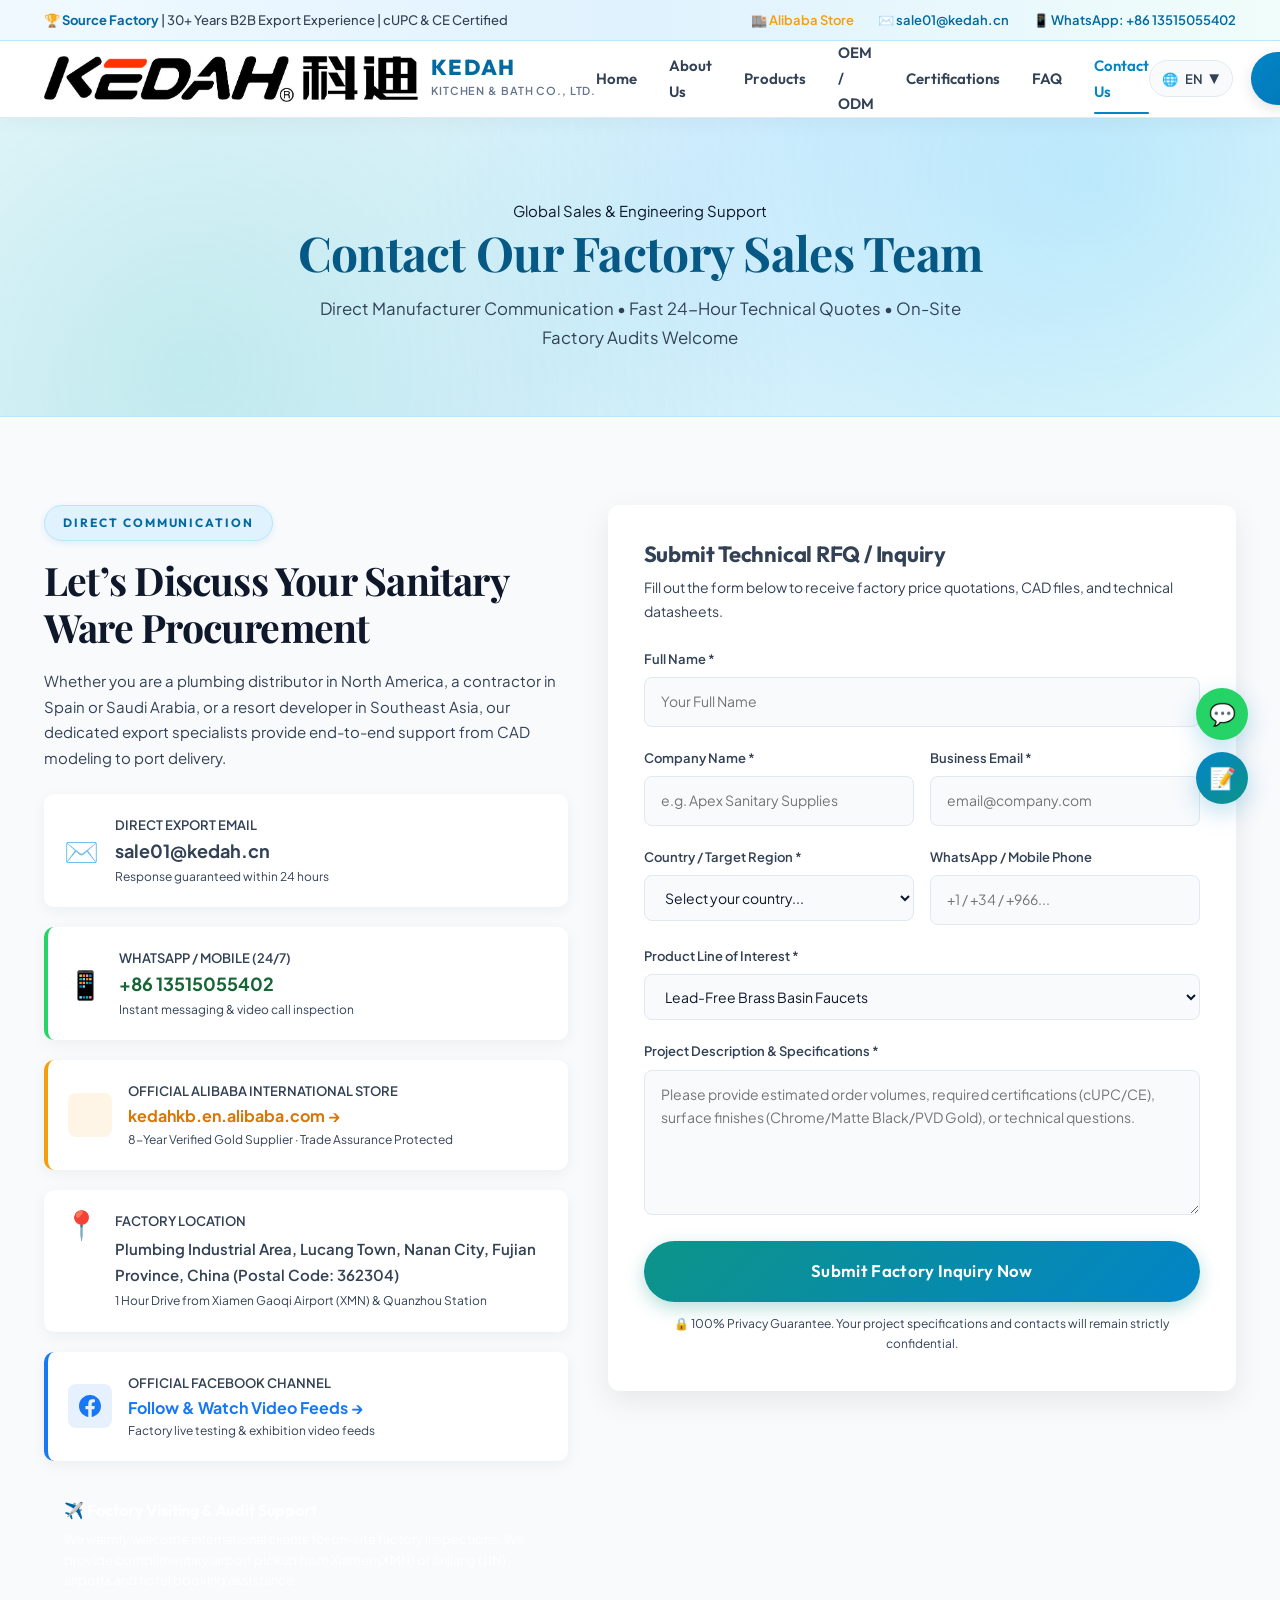
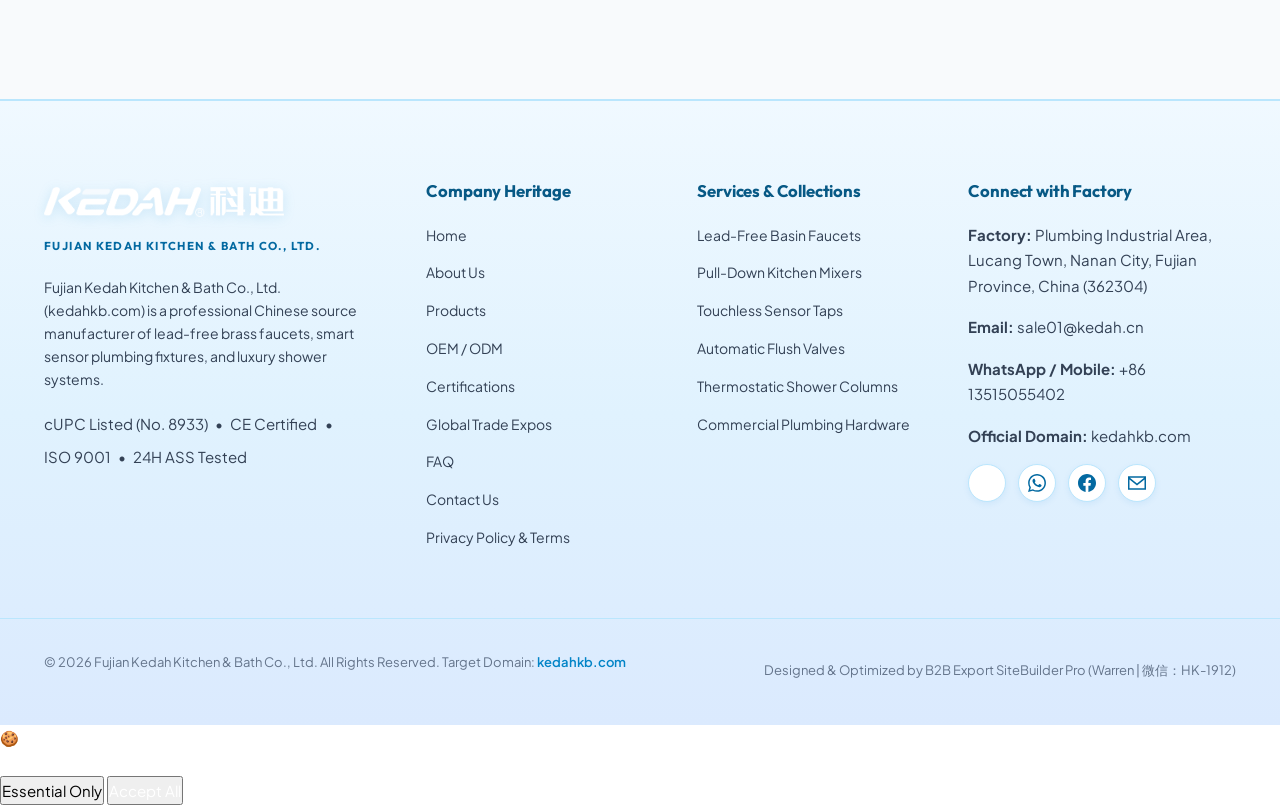
<file: contact.html>
<!DOCTYPE html>
<html lang="en" dir="ltr">
<head>
  <meta charset="UTF-8">
  <meta name="viewport" content="width=device-width, initial-scale=1.0">
  <title>Contact Us | Fujian Kedah Kitchen & Bath Co., Ltd. - B2B Factory Inquiry</title>
  <meta name="description" content="Contact Fujian Kedah Kitchen & Bath Co., Ltd. (kedahkb.com). Get fast B2B factory pricing, request cUPC/CE certified samples, or book a factory visit in Nanan, Fujian. Email: sale01@kedah.cn, WhatsApp: +86 13515055402.">
    <!-- Search Engine Robots Directive for Google & Global Crawlers -->
  <meta name="robots" content="index, follow, max-image-preview:large, max-snippet:-1, max-video-preview:-1">
  <meta name="googlebot" content="index, follow, max-snippet:-1, max-image-preview:large">
  <link rel="canonical" href="https://kedahkb.com/contact.html">
  <link rel="preconnect" href="https://fonts.googleapis.com">
  <link rel="preconnect" href="https://fonts.gstatic.com" crossorigin>
  <link href="https://fonts.googleapis.com/css2?family=Playfair+Display:ital,wght@0,500;0,600;0,700;0,800;1,600&family=Outfit:wght@400;500;600;700;800&family=Plus+Jakarta+Sans:wght@400;500;600;700&family=JetBrains+Mono:wght@400;600;700&display=swap" rel="stylesheet">
    <!-- Favicon Icons -->
  <link rel="icon" type="image/x-icon" href="favicon.ico">
  <link rel="icon" type="image/png" href="favicon.png">
  <link rel="apple-touch-icon" href="favicon.png">

  <!-- Open Graph / Social Sharing Meta -->
  <meta property="og:site_name" content="Fujian Kedah Kitchen &amp; Bath Co., Ltd.">
  <meta property="og:type" content="website">
  <meta property="og:url" content="https://kedahkb.com/contact.html">
  <meta property="og:title" content="Fujian Kedah Kitchen &amp; Bath Co., Ltd. | cUPC Certified Plumbing Manufacturer">
  <meta property="og:description" content="30+ Years OEM/ODM Manufacturer of Lead-Free Brass Faucets, Intelligent Sensor Taps &amp; Luxury Shower Systems in Lucang, Nanan. cUPC File No. 8933, CE certified, 24h ASS salt spray resistance.">
  <meta property="og:image" content="https://kedahkb.com/assets/images/factory/office-showroom.png">

  <!-- Twitter Card Meta -->
  <meta name="twitter:card" content="summary_large_image">
  <meta name="twitter:url" content="https://kedahkb.com/contact.html">
  <meta name="twitter:title" content="Fujian Kedah Kitchen &amp; Bath Co., Ltd. | cUPC Certified Plumbing Manufacturer">
  <meta name="twitter:description" content="30+ Years OEM/ODM Manufacturer of Lead-Free Brass Faucets, Intelligent Sensor Taps &amp; Luxury Shower Systems in Lucang, Nanan. cUPC File No. 8933, CE certified, 24h ASS salt spray resistance.">
  <meta name="twitter:image" content="https://kedahkb.com/assets/images/factory/office-showroom.png">
  <link rel="stylesheet" href="assets/css/styles.css">
  <!-- Geotargeting & Regional Entity Tags (GEO & Local SEO) -->
  <meta name="geo.region" content="CN-FJ">
  <meta name="geo.placename" content="Nanan, Quanzhou, Fujian">
  <meta name="geo.position" content="24.9608;118.3847">
  <meta name="ICBM" content="24.9608, 118.3847">

  <!-- ContactPage Structured Data (SEO & GEO) -->
  <script type="application/ld+json">
  {
    "@context": "https://schema.org",
    "@graph": [
      {
        "@type": "BreadcrumbList",
        "itemListElement": [
          {
            "@type": "ListItem",
            "position": 1,
            "name": "Home",
            "item": "https://kedahkb.com/"
          },
          {
            "@type": "ListItem",
            "position": 2,
            "name": "Contact Us",
            "item": "https://kedahkb.com/contact.html"
          }
        ]
      },
      {
        "@type": "ContactPage",
        "@id": "https://kedahkb.com/contact.html#webpage",
        "url": "https://kedahkb.com/contact.html",
        "name": "Contact Fujian Kedah Export Engineering Team",
        "description": "Direct factory contact for quotations, MOQ policies, CAD drawings, and sample dispatches within 24 hours.",
        "mainEntity": {
          "@type": "Organization",
          "name": "Fujian Kedah Kitchen & Bath Co., Ltd.",
          "email": "sale01@kedah.cn",
          "telephone": "+86 13515055402",
          "sameAs": [
            "https://kedahkb.com/",
            "https://kedahkb.en.alibaba.com/",
            "https://www.facebook.com/share/r/1EBMTs3Uxc/"
          ],
          "contactPoint": {
            "@type": "ContactPoint",
            "telephone": "+86 13515055402",
            "contactType": "sales",
            "areaServed": ["US", "CA", "ES", "SA", "TH", "CO", "AE"],
            "availableLanguage": ["English", "Spanish", "Thai", "Arabic", "Chinese"]
          }
        }
      }
    ]
  }
  </script>
  <!-- Inline Instant Multi-Language Engine (Immune to Browser Cache) -->
  <script>
    (function() {
      const i18n = {
  en: {
    'about.banner_tag': 'Corporate Profile & Manufacturing Strength',
    'about.page_title': 'About Fujian Kedah Kitchen & Bath Co., Ltd.',
    'about.page_subtitle': '30+ Years of Precision Sanitary Ware Manufacturing in China\'s Plumbing Capital (Lucang, Nanan)',
    'about.story_tag': 'Our Heritage & Capability',
    'about.story_title': 'A Proven Global Partner in Commercial & Residential Sanitary Hardware',
    'about.p1': 'Fujian Kedah Kitchen & Bath Co., Ltd. (kedahkb.com) is located in the heart of China’s renowned Plumbing Industrial Area in Lucang Town, Nanan City, Fujian Province. With over 30 years of specialized manufacturing experience, Kedah has grown into a modern, integrated sanitary enterprise spanning over 50,000 square meters of specialized production facilities.',
    'about.p2': 'We specialize in the research, design, casting, machining, surface finishing, and assembly of premium lead-free brass faucets, intelligent touchless sensor taps, commercial flush valves, and luxury thermostatic shower systems.',
    'about.p3': 'As an ISO 9001:2015 certified manufacturer with North American IAPMO cUPC listing (File No. 8933) and European CE conformity, we are the trusted supply chain partner for leading plumbing brands, engineering contractors, real estate developers, and wholesale distributors across the USA, Canada, Spain, Saudi Arabia, Colombia, and Thailand.',
    'about.stat_qa': 'In-House Quality Testing',
    'about.stat_plating': '24H ASS Plating Standard',
    'about.stat_cycles': 'Cartridge Lifespan Cycles',
    'about.comp_tag': 'Direct Factory Advantage',
    'about.comp_title': 'Direct Source Manufacturer vs. Trading Intermediary',
    'about.comp_desc': 'Compare the engineering, compliance, and cost advantages of sourcing directly from Fujian Kedah\'s 50,000+ m² production facility in Lucang, Nanan.',
    'oem.phase1_title': 'Concept & 3D CAD Design',
    'oem.phase1_desc': 'Share your drawings, 2D/3D CAD files (STEP, IGES), or reference samples. Our engineers optimize mold structural integrity and internal waterways.',
    'oem.phase2_title': 'Rapid 3D Prototyping',
    'oem.phase2_desc': 'Quick SLA/CNC rapid prototyping delivered within 5-7 days for physical touch, ergonomics verification, and client aesthetic approval.',
    'oem.phase3_title': 'Precision Tooling & Gravity Molds',
    'oem.phase3_desc': 'In-house tooling department fabricating steel gravity casting molds and stamping dies within 15-20 days with 0.01mm CNC precision.',
    'oem.phase4_title': 'Mass Production & Global Logistics',
    'oem.phase4_desc': 'Automated casting, robotic polishing, 24H ASS plating, 100% dual testing, and multi-lingual master packaging shipped via Xiamen Port.',
    'faq.banner_tag': 'Procurement & Engineering Inquiries',
    'faq.page_title': 'Frequently Asked Questions (B2B FAQ)',
    'faq.page_subtitle': 'Everything you need to know about our certifications, lead times, MOQ, quality testing, and OEM workflows.',
    'faq.cat1_title': '1. Certifications & Quality Standards',
    'faq.q1': 'Are Fujian Kedah faucets cUPC certified for the North American market?',
    'faq.a1': 'Yes, absolutely. Fujian Kedah holds official IAPMO cUPC listing under File No. 8933, conforming to ASME A112.18.1 / CSA B125.1 standards and NSF/ANSI 61 lead-free drinking water requirements. We provide complete certificate documentation for your customs clearance and engineering submittals in the USA and Canada.',
    'faq.q2': 'What is the significance of the 24-Hour ASS Salt Spray Test?',
    'faq.a2': 'ASS (Acetic Acid Salt Spray) is an accelerated corrosion test that is significantly harsher than conventional Neutral Salt Spray (NSS). A 24-hour ASS test with a Grade 10 rating is equivalent to over 10 years of intensive daily exposure in high-humidity or coastal marine environments, guaranteeing zero peeling, blistering, or tarnishing.',
    'faq.q3': 'How do you guarantee 100% zero-leakage before container loading?',
    'faq.a3': 'Every single assembled faucet undergoes dual-stage pressure testing on specialized testing rigs: 0.8 MPa (8 bar) hydrostatic water pressure test and 0.6 MPa (6 bar) pneumatic air test. Units with any pressure drop are automatically rejected by our QA system.',
    'faq.cat2_title': '2. Ordering, MOQ & Lead Times',
    'faq.q4': 'What is your Minimum Order Quantity (MOQ)?',
    'faq.a4': 'Our standard production MOQ is 100 to 200 pieces per SKU for standard chrome or matte black finishes. For special PVD finishes (Brushed Gold, Gunmetal Grey) or project trials, we offer flexible low MOQs to support contractor sampling. Mixed SKU container orders are warmly welcomed.',
    'faq.q5': 'What is the lead time for sample requests and container orders?',
    'faq.a5': 'Sample orders: 5–10 business days. Mass production (FCL container): 25–35 calendar days upon receipt of initial deposit and packaging artwork sign-off.',
    'faq.q6': 'Can I request physical product samples before placing a bulk order?',
    'faq.a6': 'Yes. We provide sample units sent via DHL, FedEx, or UPS express. Sample fees can be credited and deducted from your subsequent mass production container order.',
    'faq.cat3_title': '3. OEM/ODM Customization & Engineering Support',
    'faq.q7': 'Can you laser engrave our brand logo and provide customized packaging?',
    'faq.a7': 'Yes. We offer high-precision fiber laser logo marking on faucet bodies, handles, and faceplates at no extra charge. We also customize full-color retail boxes, foam inner trays, installation instruction manuals, and barcode master cartons based on your artwork templates.',
    'faq.q8': 'Can you develop custom molds according to our 3D CAD drawings?',
    'faq.a8': 'Yes. Our in-house mold engineering department can develop new gravity casting steel molds or stamping dies within 15–20 days. We provide rapid 3D printed prototypes first for client physical approval before tooling creation.',
    'faq.q9': 'What warranty policy do you provide for commercial projects?',
    'faq.a9': 'We provide a 5-year commercial warranty on all solid brass faucet bodies and ceramic cartridges. We also include complimentary 1%–2% spare parts (cartridges, O-rings, mounting hardware, aerators) inside container shipments for convenient on-site maintenance.',
    'faq.cat4_title': '4. Payment Terms, Shipping & Port of Loading',
    'faq.q10': 'What are your standard payment terms?',
    'faq.a10': 'Our standard terms are T/T 30% deposit upon order confirmation and 70% balance before shipment or against Bill of Lading (B/L) copy. Irrevocable Letter of Credit (L/C at sight) is accepted for large institutional government or engineering project orders.',
    'faq.q11': 'Which shipping port do you ship from?',
    'faq.a11': 'We primarily ship from Xiamen Port (Fujian, China), which is located just 1.5 hours by highway from our factory in Nanan, offering direct container sailings to major ports in North America, Europe, the Middle East, and Southeast Asia.',
    'products.banner_tag': 'Export Sanitary Hardware Catalog',
    'products.page_title': 'Commercial & Residential Plumbing Collections',
    'products.page_subtitle': 'Lead-Free Solid Brass • cUPC & CE Certified • 24-Hour ASS Salt Spray Resistance',
    'products.tab_all': 'All Collections (32)',
    'products.tab_basin': 'Basin Faucets (7)',
    'products.tab_accessories': 'Bathroom Accessories (8)',
    'products.tab_kitchen': 'Kitchen Faucets (6)',
    'products.tab_sensor': 'Sensor & Flush Valves (6)',
    'products.tab_shower': 'Shower Systems (5)',
    'products.inquire_btn': 'Inquire Fast',
    'products.spec_btn': 'Spec Sheet',
    'services.tag': "CORE PRODUCT SERVICES",
    'services.title': "Precision Manufacturing for Global Plumbing Contractors",
    'services.lead': "From residential luxury developments in North America and Spain to high-traffic commercial installations in Saudi Arabia and resorts in Thailand, Fujian Kedah delivers certified plumbing solutions with zero middleman markups.",
    'products.tag': "FEATURED EXPORT COLLECTIONS",
    'products.title': "Certified Sanitary Products Engineered for Global Projects",
    'products.lead': "Direct factory supply of cUPC & CE certified lead-free brass faucets, intelligent touchless valves, and thermostatic luxury shower systems. Tested with 24-hour ASS salt spray for 50+ export destinations.",
    'showcase.tag': "QUALITY & CERTIFICATION",
    'showcase.title': "Engineered to Exceed North American & European Standards",
    'showcase.lead': "Every Kedah faucet and valve is manufactured under strict ISO 9001 quality protocols. We eliminate porosity through automated gravity casting, achieve 0.01mm tolerance on CNC lathes, and verify corrosion resistance with 24-hour ASS salt spray testing.",
    'factory.tag': "LIVE PRODUCTION · NANAN SANITARY BASE",
    'factory.title': "Inside Our Factory — Transparent Chinese Manufacturing",
    'factory.lead': "Operating in Lucang, Nanan—China national plumbing hub: from raw copper gravity casting to 0.01mm CNC machining, robotic mirror polishing, and clean-room assembly.",
    'pricing.tag': "DIRECT FACTORY PRICING",
    'pricing.title': "Indicative B2B Volume Pricing Tiers",
    'pricing.lead': "Transparent volume tiers for commercial contractors, plumbing distributors, and brand importers. Custom finishes, packaging, and branding available upon request.",
    'tour.tag': "GLOBAL TRADE EXPOS & PHYSICAL FOOTPRINT",
    'tour.title': "Canton Fair Track Record & Factory Presence",
    'tour.lead': "Take a look inside our 50,000+ sqm manufacturing facility in Lucang, Nanan and explore our long-standing Canton Fair exhibition presence meeting global engineering partners.",
    'contact.tag': "DIRECT FACTORY INQUIRY",
    'contact.title': "Request an Instant Engineering & Quotation Package",
    'contact.lead': "Direct communication with Fujian Kedah export engineering department. Technical feedback, CAD evaluations, and customized quotations within 24 hours.",
    'nav.home': 'Home',
    'nav.about': 'About Us',
    'nav.products': 'Products',
    'nav.oem': 'OEM / ODM',
    'nav.certs': 'Certifications',
    'nav.faq': 'FAQ',
    'nav.contact': 'Contact Us',
    'nav.rfq': 'Request a Quote',
    'hero.badge': 'Direct Source Manufacturer | North America & Global Engineering Ready',
    'hero.title': 'Precision Engineered Lead-Free Brass Faucets & Commercial Plumbing Solutions',
    'hero.subtitle': 'Over 30 years of OEM/ODM excellence for North American, European, Middle Eastern, and Southeast Asian sanitary engineering contractors. Compliant with cUPC File No. 8933, CE, and rigorous 24-Hour Acetic Acid Salt Spray (ASS) plating tests.',
    'hero.btn1': 'Request Project Quote',
    'hero.btn2': 'Explore Products',
    'trust.title': 'Global Engineering Certifications & Quality Assurances:',
    'rfq.title': 'Request an Instant B2B Factory Quote',
    'rfq.desc': 'Contact our export engineering team directly. We respond within 24 hours with FOB pricing, MOQ terms, and sample dispatch.',
    'form.name': 'Full Name / Contact Person *',
    'form.company': 'Company Name *',
    'form.email': 'Business Email *',
    'form.country': 'Target Country / Region *',
    'form.category': 'Product of Interest *',
    'form.message': 'Project Specifications / Required Quantities *',
    'form.privacy_note': 'Your information is confidential. We strictly protect your project privacy and intellectual property.',
    'about.badge': 'Corporate Profile & Manufacturing Strength',
    'about.page_title': 'About Fujian Kedah Kitchen & Bath Co., Ltd.',
    'about.page_subtitle': '30+ Years of Manufacturing Excellence in Certified Lead-Free Brass Plumbing & Sanitary Fixtures',
    'about.story_tag': 'Our Heritage & Capability',
    'about.story_title': 'A Proven Global Partner in Commercial & Residential Sanitary Hardware',
    'certs.tag': 'Compliance & Testing',
    'certs.title': 'International Quality Certifications & Approvals',
    'certs.desc': 'Our plumbing hardware is engineered and rigorously lab-tested to meet and exceed global municipal, commercial, and residential codes.',
    'oem.tag': 'Custom Manufacturing',
    'oem.title': 'Complete OEM & ODM Turnkey Solutions',
    'oem.desc': 'From proprietary 3D CAD modeling and custom mold tooling to laser engraving and tailored packaging.',
    'exhibitions.tag': 'Global Trade Footprint',
    'exhibitions.title': 'Meeting Global Plumbing Contractors Face-to-Face',
    'exhibitions.desc': 'Fujian Kedah is a continuous exhibitor at major global trade fairs including the Canton Fair, KBIS, and The Big 5 Dubai.',
    'footer.desc': 'Fujian Kedah Kitchen & Bath Co., Ltd. (kedahkb.com) is a professional Chinese source manufacturer of lead-free brass faucets, smart sensor plumbing fixtures, and luxury shower systems.',
    'footer.product_lines': 'Services & Collections',
    'footer.quick_links': 'Company Heritage',
    'footer.contact_info': 'Connect with Factory',
    'toastSent': 'Thank you! Your inquiry has been sent to sale01@kedah.cn. Our export team will respond within 24 hours.',
    'rightsReserved': 'All Rights Reserved.'
  },
  es: {
    'about.banner_tag': 'Perfil Corporativo y Capacidad de Fabricación',
    'about.page_title': 'Acerca de Fujian Kedah Kitchen & Bath Co., Ltd.',
    'about.page_subtitle': 'Más de 30 Años de Fabricación Sanitaria de Precisión en la Capital del Saneamiento de China (Lucang, Nanan)',
    'about.story_tag': 'Nuestra Trayectoria y Capacidad',
    'about.story_title': 'Un Socio Global Confiable en Grifería Sanitaria Comercial y Residencial',
    'about.p1': 'Fujian Kedah Kitchen & Bath Co., Ltd. (kedahkb.com) se encuentra en el corazón de la famosa Zona Industrial de Fontanería en Lucang, Nanan, Fujian. Con más de 30 años de experiencia especializada, Kedah se ha convertido en una empresa sanitaria moderna e integrada que abarca más de 50.000 metros cuadrados de instalaciones de producción.',
    'about.p2': 'Nos especializamos en la investigación, diseño, fundición, mecanizado, acabado superficial y ensamblaje de grifos de latón sin plomo de primera calidad, grifos inteligentes con sensor táctil, válvulas de descarga comerciales y sistemas de ducha termostática de lujo.',
    'about.p3': 'Como fabricante con certificación ISO 9001:2015, certificación IAPMO cUPC de Norteamérica (Archivo No. 8933) y conformidad CE europea, somos el socio de cadena de suministro de confianza para marcas líderes, contratistas de ingeniería y distribuidores mayoristas en EE. UU., Canadá, España, Arabia Saudita, Colombia y Tailandia.',
    'about.stat_qa': 'Control de Calidad en Planta',
    'about.stat_plating': 'Estándar de Recubrimiento ASS 24H',
    'about.stat_cycles': 'Ciclos de Vida del Cartucho',
    'about.comp_tag': 'Ventaja de Fábrica Directa',
    'about.comp_title': 'Fabricante Directo en Origen vs. Intermediario Comercial',
    'about.comp_desc': 'Compare las ventajas de ingeniería, cumplimiento normativo y costo de abastecerse directamente de las instalaciones de Fujian Kedah en Nanan.',
    'oem.phase1_title': 'Concepto y Diseño 3D CAD',
    'oem.phase1_desc': 'Comparta sus planos, archivos 3D CAD (STEP, IGES) o muestras. Nuestros ingenieros optimizan la integridad estructural y las vías de agua.',
    'oem.phase2_title': 'Prototipado Rápido 3D',
    'oem.phase2_desc': 'Prototipos rápidos SLA/CNC en 5-7 días para verificación ergonómica y aprobación estética del cliente.',
    'oem.phase3_title': 'Moldes de Gravedad y Matriz de Precisión',
    'oem.phase3_desc': 'Departamento interno de moldes que fabrica moldes de fundición por gravedad de acero en 15-20 días con precisión CNC de 0.01 mm.',
    'oem.phase4_title': 'Producción Masiva y Logística Global',
    'oem.phase4_desc': 'Fundición automatizada, pulido robótico, recubrimiento ASS 24H, 100% doble prueba y empaque multilingüe enviado vía Puerto de Xiamen.',
    'faq.banner_tag': 'Consultas de Adquisiciones e Ingeniería',
    'faq.page_title': 'Preguntas Frecuentes (B2B FAQ)',
    'faq.page_subtitle': 'Todo lo que necesita saber sobre nuestras certificaciones, plazos de entrega, MOQ, pruebas de calidad y procesos OEM.',
    'faq.cat1_title': '1. Certificaciones y Normas de Calidad',
    'faq.q1': '¿Los grifos de Fujian Kedah tienen certificación cUPC para el mercado norteamericano?',
    'faq.a1': 'Sí, absolutamente. Fujian Kedah posee la certificación oficial IAPMO cUPC bajo el Archivo No. 8933, conforme a las normas ASME A112.18.1 / CSA B125.1 y los requisitos de agua potable sin plomo NSF/ANSI 61. Proporcionamos toda la documentación para aduanas y proyectos en EE. UU. y Canadá.',
    'faq.q2': '¿Cuál es la importancia de la prueba de niebla salina ASS de 24 horas?',
    'faq.a2': 'La prueba ASS (Niebla Salina de Ácido Acético) es una prueba acelerada mucho más severa que la niebla neutra estándar. Un resultado Grado 10 tras 24 horas equivale a más de 10 años de uso intensivo en ambientes húmedos o costeros sin descascarillado ni corrosión.',
    'faq.q3': '¿Cómo garantizan cero fugas al 100% antes de cargar el contenedor?',
    'faq.a3': 'Cada grifo ensamblado se somete a pruebas de presión dobles en bancos de prueba especializados: prueba hidrostática de agua a 0.8 MPa (8 bar) y prueba neumática de aire a 0.6 MPa (6 bar). Cualquier unidad con caída de presión es rechazada de inmediato.',
    'faq.cat2_title': '2. Pedidos, MOQ y Plazos de Entrega',
    'faq.q4': '¿Cuál es su Cantidad Mínima de Pedido (MOQ)?',
    'faq.a4': 'Nuestro MOQ estándar de producción es de 100 a 200 piezas por modelo para acabados cromados o negro mate. Para acabados PVD especiales (Oro Cepillado, Gris Metal) o proyectos de prueba, ofrecemos MOQs flexibles.',
    'faq.q5': '¿Cuál es el plazo de entrega para muestras y pedidos de contenedores?',
    'faq.a5': 'Pedidos de muestra: 5 a 10 días hábiles. Producción masiva (contenedor FCL): 25 a 35 días calendario tras el depósito inicial y aprobación del diseño.',
    'faq.q6': '¿Puedo solicitar muestras físicas antes de hacer un pedido grande?',
    'faq.a6': 'Sí. Enviamos muestras por DHL, FedEx o UPS exprés. El costo de la muestra se abona y descuenta de su pedido posterior de producción en contenedor.',
    'faq.cat3_title': '3. Personalización OEM/ODM y Soporte de Ingeniería',
    'faq.q7': '¿Pueden grabar con láser nuestro logotipo y proporcionar embalaje personalizado?',
    'faq.a7': 'Sí. Ofrecemos grabado láser de fibra de alta precisión en cuerpos y manijas sin costo adicional. También personalizamos cajas minoristas a color, bandejas interiores y manuales de instalación.',
    'faq.q8': '¿Pueden desarrollar moldes personalizados según nuestros planos 3D CAD?',
    'faq.a8': 'Sí. Nuestro departamento interno de moldes puede desarrollar nuevos moldes de acero de fundición por gravedad en 15 a 20 días. Proporcionamos prototipos 3D rápidos antes de fabricar las herramientas.',
    'faq.q9': '¿Qué garantía ofrecen para proyectos comerciales?',
    'faq.a9': 'Ofrecemos una garantía comercial de 5 años en todos los cuerpos de grifería de latón macizo y cartuchos cerámicos. También incluimos 1%–2% de repuestos de cortesía en los envíos de contenedores.',
    'faq.cat4_title': '4. Condiciones de Pago, Envío y Puerto de Carga',
    'faq.q10': '¿Cuáles son sus condiciones de pago estándar?',
    'faq.a10': 'Nuestros términos estándar son 30% de depósito T/T y 70% restante antes del envío o contra copia del conocimiento de embarque (B/L). Se acepta Carta de Crédito (L/C a la vista) para grandes proyectos gubernamentales.',
    'faq.q11': '¿Desde qué puerto realizan los envíos?',
    'faq.a11': 'Enviamos principalmente desde el Puerto de Xiamen (Fujian, China), ubicado a solo 1.5 horas por autopista de nuestra fábrica en Nanan, con conexiones marítimas directas a América, Europa y Oriente Medio.',
    'products.banner_tag': 'Catálogo de Grifería Sanitaria de Exportación',
    'products.page_title': 'Colecciones de Grifería Comercial y Residencial',
    'products.page_subtitle': 'Latón Macizo Sin Plomo • Certificado cUPC y CE • Resistencia Salina ASS 24H',
    'products.tab_all': 'Todas las Colecciones (32)',
    'products.tab_basin': 'Grifos de Lavabo (7)',
    'products.tab_accessories': 'Accesorios de Baño (8)',
    'products.tab_kitchen': 'Grifos de Cocina (6)',
    'products.tab_sensor': 'Sensor y Válvulas (6)',
    'products.tab_shower': 'Sistemas de Ducha (5)',
    'products.inquire_btn': 'Cotizar Rápido',
    'products.spec_btn': 'Ficha Técnica',
    'services.tag': "SERVICIOS Y PRODUCTOS PRINCIPALES",
    'services.title': "Fabricación de Precisión para Contratistas Globales",
    'services.lead': "Desde desarrollos residenciales de lujo en Norteamérica y España hasta instalaciones comerciales en Arabia Saudita y resorts en Tailandia.",
    'products.tag': "COLECCIÓN EXCLUSIVA DE EXPORTACIÓN",
    'products.title': "Productos Sanitarios Certificados para Proyectos Globales",
    'products.lead': "Suministro directo de fábrica de grifos de latón sin plomo certificados cUPC y CE, válvulas con sensor inteligente y duchas termostáticas.",
    'showcase.tag': "CALIDAD Y CERTIFICACIÓN",
    'showcase.title': "Diseñado para Superar los Estándares Norteamericanos y Europeos",
    'showcase.lead': "Cada grifo y válvula Kedah se fabrica bajo estrictos protocolos ISO 9001 con pruebas de niebla salina ASS de 24 horas.",
    'factory.tag': "PRODUCCIÓN EN VIVO · BASE INDUSTRIAL NANAN",
    'factory.title': "Dentro de Nuestra Fábrica: Fabricación China Transparente",
    'factory.lead': "Operando en Lucang, Nanan: desde fundición por gravedad de latón hasta mecanizado CNC de 0.01 mm y pulido robótico.",
    'pricing.tag': "PRECIOS DIRECTOS DE FÁBRICA",
    'pricing.title': "Niveles de Precios por Volumen B2B",
    'pricing.lead': "Precios transparentes por volumen para contratistas comerciales y distribuidores de fontanería en todo el mundo.",
    'tour.tag': "FERIAS MUNDIALES Y FÁBRICA",
    'tour.title': "Historial en la Feria de Cantón y Presencia de Fábrica",
    'tour.lead': "Conozca nuestras instalaciones de más de 50,000 m² en Nanan y nuestra trayectoria continua en la Feria de Cantón.",
    'contact.tag': "CONSULTA DIRECTA DE FÁBRICA",
    'contact.title': "Solicite un Paquete de Cotización e Ingeniería Inmediato",
    'contact.lead': "Comunicación directa con el departamento de exportación. Respuesta técnica y cotizaciones personalizadas en 24 horas.",
    'nav.home': 'Inicio',
    'nav.about': 'Nosotros',
    'nav.products': 'Productos',
    'nav.oem': 'OEM / ODM',
    'nav.certs': 'Certificaciones',
    'nav.faq': 'Preguntas Frecuentes',
    'nav.contact': 'Contacto',
    'nav.rfq': 'Solicitar Cotización',
    'hero.badge': 'Fabricante Certificado cUPC / CE / ISO9001',
    'hero.title': 'Soluciones de Grifería y Sanitarios de Alta Precisión Sin Plomo',
    'hero.subtitle': 'Más de 30 años de excelencia OEM/ODM para contratistas de ingeniería sanitaria en Norteamérica, Europa, Oriente Medio y Sudeste Asiático. Cumple con cUPC No. 8933, CE y pruebas ASS de 24 horas.',
    'hero.btn1': 'Cotizar OEM/ODM',
    'hero.btn2': 'Ver Catálogo',
    'trust.title': 'Certificaciones y Garantías de Calidad Global:',
    'rfq.title': 'Solicitar Cotización Directa de Fábrica',
    'rfq.desc': 'Respuesta técnica en 24 horas y despacho de muestras para importadores y proyectos.',
    'form.name': 'Nombre Completo / Contacto *',
    'form.company': 'Nombre de la Empresa *',
    'form.email': 'Correo Corporativo *',
    'form.country': 'País / Región de Destino *',
    'form.category': 'Producto de Interés *',
    'form.message': 'Especificaciones del Proyecto / Cantidades *',
    'form.privacy_note': 'Su información es confidencial. Protegemos estrictamente su privacidad y propiedad intelectual.',
    'about.badge': 'Perfil Corporativo y Capacidad de Fabricación',
    'about.page_title': 'Acerca de Fujian Kedah Kitchen & Bath Co., Ltd.',
    'about.page_subtitle': 'Más de 30 años de excelencia en grifería de latón sin plomo y accesorios sanitarios certificados',
    'about.story_tag': 'Nuestra Trayectoria y Capacidad',
    'about.story_title': 'Un Socio Global Confiable en Grifería Comercial y Residencial',
    'certs.tag': 'Cumplimiento y Ensayos',
    'certs.title': 'Certificaciones y Aprobaciones Internacionales',
    'certs.desc': 'Nuestra grifería está diseñada y probada en laboratorio para cumplir con los estándares globales más exigentes.',
    'oem.tag': 'Fabricación a Medida',
    'oem.title': 'Soluciones Integrales OEM y ODM',
    'oem.desc': 'Desde modelado 3D CAD y moldes personalizados hasta grabado láser y embalaje a medida.',
    'exhibitions.tag': 'Presencia en Ferias Mundiales',
    'exhibitions.title': 'Encuentros Cara a Cara con Contratistas Globales',
    'exhibitions.desc': 'Fujian Kedah expone continuamente en ferias mundiales como la Feria de Cantón, KBIS y The Big 5 Dubai.',
    'footer.desc': 'Fujian Kedah Kitchen & Bath Co., Ltd. (kedahkb.com) es un fabricante directo especializado en grifos sin plomo, grifería con sensor y duchas.',
    'footer.product_lines': 'Líneas de Productos',
    'footer.quick_links': 'Navegación Rápida',
    'footer.contact_info': 'Contacto de Fábrica',
    'toastSent': '¡Gracias! Su consulta ha sido enviada a sale01@kedah.cn. Nos comunicaremos en 24 horas.',
    'rightsReserved': 'Todos los derechos reservados.'
  },
  th: {
    'about.banner_tag': 'ข้อมูลองค์กรและศักยภาพการผลิต',
    'about.page_title': 'เกี่ยวกับ บริษัท ฝูเจี้ยน เคดี คิทเช่น แอนด์ บาธ จำกัด',
    'about.page_subtitle': 'กว่า 30 ปีแห่งความเชี่ยวชาญด้านการผลิตสุขภัณฑ์มาตรฐานสูง ณ เมืองหลวงสุขภัณฑ์จีน (หลู่ชาง หนานอัน)',
    'about.story_tag': 'ประวัติและศักยภาพของเรา',
    'about.story_title': 'พันธมิตรระดับโลกที่ได้รับความไว้วางใจในสุขภัณฑ์สำหรับโครงการเชิงพาณิชย์และที่อยู่อาศัย',
    'about.p1': 'บริษัท ฝูเจี้ยน เคดี คิทเช่น แอนด์ บาธ จำกัด (kedahkb.com) ตั้งอยู่ใจกลางนิคมอุตสาหกรรมสุขภัณฑ์ที่มีชื่อเสียง ณ ตำบลหลู่ชาง เมืองหนานอัน มณฑลฝูเจี้ยน ด้วยประสบการณ์การผลิตเฉพาะทางกว่า 30 ปี เคดีได้เติบโตเป็นองค์กรสุขภัณฑ์ครบวงจรครอบคลุมพื้นที่โรงงานผลิตกว่า 50,000 ตารางเมตร',
    'about.p2': 'เราเชี่ยวชาญเป็นพิเศษในการวิจัย ออกแบบ หล่อ ขึ้นรูปผิวสำเร็จ และประกอบก๊อกน้ำทองเหลืองไร้สารตะกั่วระดับพรีเมียม ก๊อกน้ำเซ็นเซอร์อัจฉริยะ ฟลัชวาล์วเชิงพาณิชย์ และชุดฝักบัวอาบน้ำควบคุมอุณหภูมิระดับหรู',
    'about.p3': 'ในฐานะผู้ผลิตที่ได้รับการรับรอง ISO 9001:2015 พร้อมทะเบียน IAPMO cUPC สหรัฐอเมริกา/แคนาดา (ไฟล์หมายเลข 8933) และมาตรฐาน CE ยุโรป เราเป็นคู่ค้าห่วงโซ่อุปทานที่ได้รับความไว้วางใจสำหรับโครงการสุขภัณฑ์ ผู้รับเหมาก่อสร้าง และผู้จัดจำหน่ายในสหรัฐฯ แคนาดา สเปน ซาอุดีอาระเบีย โคลอมเบีย และไทย',
    'about.stat_qa': 'การทดสอบคุณภาพ 100% ในโรงงาน',
    'about.stat_plating': 'มาตรฐานชุบผิวเกลือกรด ASS 24 ชม.',
    'about.stat_cycles': 'รอบการเปิด-ปิดของวาล์วเซรามิก',
    'about.comp_tag': 'ข้อได้เปรียบจากโรงงานผู้ผลิตโดยตรง',
    'about.comp_title': 'โรงงานผู้ผลิตโดยตรง vs. บริษัทตัวกลางการค้า',
    'about.comp_desc': 'เปรียบเทียบข้อได้เปรียบด้านวิศวกรรม มาตรฐานสากล และราคาต้นทุนเมื่อสั่งผลิตโดยตรงจากโรงงานขนาด 50,000+ ตร.ม. ของเคดี ณ หนานอัน',
    'oem.phase1_title': 'แนวคิดและการออกแบบ 3D CAD',
    'oem.phase1_desc': 'ส่งแบบแปลน ไฟล์ 3D CAD (STEP, IGES) หรือตัวอย่างชิ้นงาน วิศวกรของเราจะช่วยเพิ่มประสิทธิภาพของโครงสร้างแม่พิมพ์และทางเดินน้ำ',
    'oem.phase2_title': 'การสร้างต้นแบบอย่างรวดเร็ว',
    'oem.phase2_desc': 'จัดส่งชิ้นงานต้นแบบ SLA/CNC ภายใน 5-7 วัน เพื่อการทดสอบสรีระสัมผัสและการอนุมัติรูปลักษณ์ของลูกค้า',
    'oem.phase3_title': 'การสร้างแม่พิมพ์เหล็กหล่อแรงโน้มถ่วง',
    'oem.phase3_desc': 'แผนกแม่พิมพ์ภายในโรงงานสร้างแม่พิมพ์เหล็กหล่อและแม่พิมพ์ปั๊มภายใน 15-20 วัน ด้วยความแม่นยำระดับ 0.01 มม.',
    'oem.phase4_title': 'การผลิตจำนวนมากและการขนส่งระดับโลก',
    'oem.phase4_desc': 'หล่ออัตโนมัติ ขัดเงาด้วยหุ่นยนต์ ชุบผิวทนกรด ASS 24 ชม. ตรวจสอบแรงดันน้ำและลม 100% พร้อมบรรจุหีบห่อส่งออกผ่านท่าเรือเซียะเหมิน',
    'faq.banner_tag': 'คำถามด้านการจัดซื้อและวิศวกรรม',
    'faq.page_title': 'คำถามที่พบบ่อย (B2B FAQ)',
    'faq.page_subtitle': 'ทุกสิ่งที่คุณจำเป็นต้องทราบเกี่ยวกับการรับรองมาตรฐานสากล ระยะเวลาจัดส่ง ปริมาณขั้นต่ำ การตรวจสอบคุณภาพ และขั้นตอน OEM',
    'faq.cat1_title': '1. การรับรองมาตรฐานและคุณภาพ',
    'faq.q1': 'ก๊อกน้ำของเคดีผ่านการรับรอง cUPC สำหรับตลาดอเมริกาเหนือหรือไม่?',
    'faq.a1': 'ใช่ ผ่านการรับรองอย่างสมบูรณ์ เคดีถือทะเบียน IAPMO cUPC หมายเลข 8933 ตามมาตรฐาน ASME A112.18.1 / CSA B125.1 และข้อกำหนดน้ำดื่มไร้สารตะกั่ว NSF/ANSI 61 เรามีเอกสารรับรองครบถ้วนสำหรับพิธีการศุลกากรและส่งมอบโครงการในสหรัฐอเมริกาและแคนาดา',
    'faq.q2': 'การทดสอบละอองเกลือกรดอะซิติก (ASS) 24 ชั่วโมง มีความสำคัญอย่างไร?',
    'faq.a2': 'การทดสอบ ASS (Acetic Acid Salt Spray) เป็นการทดสอบการกัดกร่อนเร่งปฏิกิริยาที่รุนแรงกว่าการพ่นเกลือเป็นกลางทั่วไป การผ่านระดับ Grade 10 นาน 24 ชั่วโมง เทียบเท่ากับการใช้งานหนักในสภาพแวดล้อมชื้นสูงหรือชายทะเลนานกว่า 10 ปี โดยไม่มีการลอก หลุดร่อน หรือหมองคล้ำ',
    'faq.q3': 'คุณรับประกันการไม่รั่วซึม 100% ก่อนโหลดตู้สินค้าอย่างไร?',
    'faq.a3': 'ก๊อกน้ำทุกชิ้นที่ประกอบเสร็จจะต้องผ่านการทดสอบแรงดัน 2 ขั้นตอนบนแท่นทดสอบพิเศษ: การทดสอบแรงดันน้ำไฮโดรสแตติก 0.8 MPa (8 บาร์) และการทดสอบแรงดันลม 0.6 MPa (6 บาร์) ชิ้นงานใดที่มีแรงดันลดลงจะถูกปฏิเสธทันที',
    'faq.cat2_title': '2. การสั่งซื้อ ปริมาณขั้นต่ำ (MOQ) และระยะเวลาการผลิต',
    'faq.q4': 'ปริมาณการสั่งซื้อขั้นต่ำ (MOQ) ของคุณคือเท่าใด?',
    'faq.a4': 'MOQ มาตรฐานของเราคือ 100 ถึง 200 ชิ้นต่อ SKU สำหรับผิวโครเมียมหรือดำด้านมาตรฐาน สำหรับผิวพิเศษ PVD (ทองปัดเงา, เทากันเมทัล) หรือโครงการทดลอง เรามีเงื่อนไข MOQ ที่ยืดหยุ่น ยินดีต้อนรับการสั่งซื้อแบบคละ SKU ในตู้คอนเทนเนอร์',
    'faq.q5': 'ระยะเวลาจัดส่งสำหรับตัวอย่างและการสั่งซื้อแบบตู้คอนเทนเนอร์คือเท่าใด?',
    'faq.a5': 'คำสั่งซื้อตัวอย่าง: 5–10 วันทำการ การผลิตจำนวนมาก (ตู้คอนเทนเนอร์ FCL): 25–35 วันปฏิทินหลังจากได้รับเงินมัดจำและการอนุมัติแบบกล่องบรรจุภัณฑ์',
    'faq.q6': 'สามารถขอตัวอย่างสินค้าจริงก่อนสั่งซื้อจำนวนมากได้หรือไม่?',
    'faq.a6': 'ได้ เราจัดส่งสินค้าตัวอย่างผ่านบริการด่วน DHL, FedEx หรือ UPS โดยค่าตัวอย่างสามารถนำมาหักเครดิตคืนในคำสั่งซื้อตู้สินค้าจำนวนมากในภายหลังได้',
    'faq.cat3_title': '3. การผลิตตามแบบ OEM/ODM และการสนับสนุนทางวิศวกรรม',
    'faq.q7': 'สามารถเลเซอร์ยิงโลโก้แบรนด์ของเราและจัดทำบรรจุภัณฑ์ตามสั่งได้หรือไม่?',
    'faq.a7': 'ได้ เรามีบริการยิงเลเซอร์ไฟเบอร์ความแม่นยำสูงบนตัวก๊อกน้ำและที่จับโดยไม่มีค่าใช้จ่ายเพิ่มเติม นอกจากนี้ยังรับทำกล่องบรรจุภัณฑ์พิมพ์สี่สี โฟมกันกระแทก คู่มือติดตั้ง และบาร์โค้ดตามแบบของคุณ',
    'faq.q8': 'สามารถพัฒนาแม่พิมพ์ตามแบบ 3D CAD ของเราได้หรือไม่?',
    'faq.a8': 'ได้ แผนกวิศวกรรมแม่พิมพ์ภายในโรงงานสามารถสร้างแม่พิมพ์หล่อเหล็กแรงโน้มถ่วงใหม่ได้ภายใน 15–20 วัน โดยเราจะสร้างชิ้นงานต้นแบบ 3D Print ให้ตรวจสอบจริงก่อนเปิดแม่พิมพ์',
    'faq.q9': 'มีนโยบายรับประกันอย่างไรสำหรับโครงการเชิงพาณิชย์?',
    'faq.a9': 'เรารับประกันเชิงพาณิชย์ 5 ปี สำหรับตัวก๊อกทองเหลืองแท้และวาล์วเซรามิกทั้งหมด พร้อมทั้งแถมอะไหล่สำรองฟรี 1%–2% ในตู้คอนเทนเนอร์เพื่อความสะดวกในการบำรุงรักษาหน้างาน',
    'faq.cat4_title': '4. เงื่อนไขการชำระเงิน การจัดส่ง และท่าเรือต้นทาง',
    'faq.q10': 'เงื่อนไขการชำระเงินมาตรฐานคืออะไร?',
    'faq.a10': 'เงื่อนไขมาตรฐานของเราคือ T/T มัดจำ 30% เมื่อยืนยันคำสั่งซื้อ และชำระส่วนที่เหลือ 70% ก่อนส่งสินค้าหรือเมื่อแสดงสำเนาใบตราส่งสินค้า (B/L) รับ L/C สำหรับคำสั่งซื้อโครงการขนาดใหญ่',
    'faq.q11': 'ส่งออกจากท่าเรือใดในประเทศจีน?',
    'faq.a11': 'เราส่งออกจากท่าเรือเซียะเหมิน (Xiamen Port, Fujian) เป็นหลัก ซึ่งอยู่ห่างจากโรงงานในหนานอันเพียง 1.5 ชั่วโมงโดยทางด่วน มีเส้นทางเดินเรือตรงสู่ท่าเรือหลักทั่วโลก',
    'products.banner_tag': 'แคตตาล็อกสุขภัณฑ์สำหรับส่งออก',
    'products.page_title': 'คอลเลกชันสุขภัณฑ์สำหรับโครงการเชิงพาณิชย์และที่อยู่อาศัย',
    'products.page_subtitle': 'ทองเหลืองแท้ไร้สารตะกั่ว • มาตรฐาน cUPC และ CE • ทนทานต่อการกัดกร่อน ASS 24 ชม.',
    'products.tab_all': 'สินค้าทั้งหมด (32)',
    'products.tab_basin': 'ก๊อกอ่างล้างหน้า (7)',
    'products.tab_accessories': 'อุปกรณ์ตกแต่งห้องน้ำ (8)',
    'products.tab_kitchen': 'ก๊อกซิงค์ครัว (6)',
    'products.tab_sensor': 'ก๊อกเซ็นเซอร์และฟลัชวาล์ว (6)',
    'products.tab_shower': 'ชุดฝักบัวอาบน้ำ (5)',
    'products.inquire_btn': 'ขอใบเสนอราคาด่วน',
    'products.spec_btn': 'สเปกสินค้า',
    'services.tag': "บริการและผลิตภัณฑ์หลัก",
    'services.title': "การผลิตที่แม่นยำสำหรับผู้รับเหมาสุขภัณฑ์ทั่วโลก",
    'services.lead': "ตั้งแต่โครงการที่อยู่อาศัยระดับหรูในอเมริกาเหนือและสเปน ไปจนถึงอาคารพาณิชย์ในซาอุดีอาระเบียและรีสอร์ทในไทย",
    'products.tag': "คอลเลกชันส่งออกยอดนิยม",
    'products.title': "ผลิตภัณฑ์สุขภัณฑ์ที่ได้รับการรับรองมาตรฐานสากลสำหรับโครงการทั่วโลก",
    'products.lead': "โรงงานจัดหาโดยตรงสำหรับก๊อกน้ำทองเหลืองไร้สารตะกั่วมาตรฐาน cUPC & CE วาล์วเซ็นเซอร์ และชุดฝักบัวเทอร์โมสแตท",
    'showcase.tag': "คุณภาพและการรับรองมาตรฐาน",
    'showcase.title': "ออกแบบเพื่อมาตรฐานที่เหนือกว่าอเมริกาเหนือและยุโรป",
    'showcase.lead': "ก๊อกน้ำและวาล์วทุกชิ้นผลิตภายใต้ระบบ ISO 9001 ผ่านการทดสอบกรดเกลือ 24 ชั่วโมง (ASS Grade 10)",
    'factory.tag': "การผลิตจริง · ฐานอุตสาหกรรมหนานอัน",
    'factory.title': "เยี่ยมชมโรงงานของเรา — ความโปร่งใสในการผลิตมาตรฐานจีนระดับพรีเมียม",
    'factory.lead': "ตั้งอยู่ในลู่ชาง หนานอัน: หล่อทองเหลืองไร้สารตะกั่ว กลึง CNC ความละเอียด 0.01 มม. และขัดเงาด้วยหุ่นยนต์",
    'pricing.tag': "ราคาตรงจากโรงงาน",
    'pricing.title': "ตารางราคาขายส่ง B2B ตามปริมาณการสั่งซื้อ",
    'pricing.lead': "ระดับราคาที่โปร่งใสสำหรับผู้รับเหมาโครงการและผู้จัดจำหน่ายอุปกรณ์สุขภัณฑ์ทั่วโลก",
    'tour.tag': "งานแสดงสินค้าระดับโลกและโรงงาน",
    'tour.title': "ประวัติการร่วมงานกวางเจาแฟร์และการเยี่ยมชมโรงงาน",
    'tour.lead': "ชมโรงงานขนาดกว่า 50,000 ตร.ม. ในหนานอัน และการพบปะลูกค้าในงานกวางเจาแฟร์อย่างต่อเนื่อง",
    'contact.tag': "ติดต่อโรงงานโดยตรง",
    'contact.title': "ขอรับเอกสารทางวิศวกรรมและใบเสนอราคาด่วนจากโรงงาน",
    'contact.lead': "ติดต่อทีมวิศวกรส่งออกโดยตรง ตอบกลับภายใน 24 ชั่วโมงพร้อมใบเสนอราคาและการประเมินแบบ",
    'nav.home': 'หน้าแรก',
    'nav.about': 'เกี่ยวกับเรา',
    'nav.products': 'สินค้าทั้งหมด',
    'nav.oem': 'รับผลิต OEM/ODM',
    'nav.certs': 'ใบรับรองมาตรฐาน',
    'nav.faq': 'คำถามที่พบบ่อย',
    'nav.contact': 'ติดต่อเรา',
    'nav.rfq': 'ขอใบเสนอราคา',
    'hero.badge': 'โรงงานมาตรฐานสากล cUPC / CE / ISO9001',
    'hero.title': 'ผู้ผลิตก๊อกน้ำทองเหลืองไร้สารตะกั่วและสุขภัณฑ์ระดับพรีเมียม',
    'hero.subtitle': 'ประสบการณ์กว่า 30 ปีในการผลิต OEM/ODM สำหรับโครงการสุขภัณฑ์ในอเมริกาเหนือ ยุโรป ตะวันออกกลาง และเอเชียตะวันออกเฉียงใต้ ผ่านการรับรอง cUPC หมายเลข 8933 และมาตรฐาน CE',
    'hero.btn1': 'ขอใบเสนอราคาโครงการ',
    'hero.btn2': 'ชมสินค้า',
    'trust.title': 'การรับรองมาตรฐานวิศวกรรมระดับสากล:',
    'rfq.title': 'ขอใบเสนอราคาตรงจากโรงงาน',
    'rfq.desc': 'ทีมวิศวกรพร้อมตอบกลับภายใน 24 ชั่วโมงพร้อมเงื่อนไข FOB และการส่งตัวอย่างด่วน',
    'form.name': 'ชื่อ-นามสกุล / ผู้ติดต่อ *',
    'form.company': 'ชื่อบริษัท *',
    'form.email': 'อีเมลธุรกิจ *',
    'form.country': 'ประเทศ / ภูมิภาคเป้าหมาย *',
    'form.category': 'หมวดหมู่สินค้าที่สนใจ *',
    'form.message': 'รายละเอียดโครงการ / จำนวนที่ต้องการ *',
    'form.privacy_note': 'ข้อมูลของคุณเป็นความลับ เราปกป้องความเป็นส่วนตัวและทรัพย์สินทางปัญญาอย่างเคร่งครัด',
    'about.badge': 'ข้อมูลบริษัทและศักยภาพการผลิต',
    'about.page_title': 'เกี่ยวกับ บริษัท ฝูเจี้ยน เคอดี้ คิทเช่น แอนด์ บาธ จำกัด',
    'about.page_subtitle': 'กว่า 30 ปีแห่งความเป็นเลิศในการผลิตก๊อกน้ำทองเหลืองไร้สารตะกั่วและสุขภัณฑ์มาตรฐานสากล',
    'about.story_tag': 'ประวัติและศักยภาพของเรา',
    'about.story_title': 'พันธมิตรระดับโลกที่ได้รับความไว้วางใจในอุปกรณ์สุขภัณฑ์เชิงพาณิชย์และที่อยู่อาศัย',
    'certs.tag': 'การรับรองและการทดสอบ',
    'certs.title': 'ใบรับรองคุณภาพระดับสากล',
    'certs.desc': 'อุปกรณ์สุขภัณฑ์ของเราได้รับการออกแบบและทดสอบในห้องปฏิบัติการเพื่อมาตรฐานสูงสุดระดับสากล',
    'oem.tag': 'บริการรับผลิต OEM/ODM',
    'oem.title': 'โซลูชัน OEM & ODM ครบวงจร',
    'oem.desc': 'ตั้งแต่การสร้างแบบจำลอง 3D CAD แม่พิมพ์สั่งทำพิเศษ ไปจนถึงการยิงเลเซอร์โลโก้และบรรจุภัณฑ์',
    'exhibitions.tag': 'งานแสดงสินค้าระดับโลก',
    'exhibitions.title': 'พบปะกับผู้รับเหมาและผู้ซื้อจากทั่วโลก',
    'exhibitions.desc': 'ฝูเจี้ยน เคอดี้ เข้าร่วมงานแสดงสินค้าระดับโลกอย่างต่อเนื่อง เช่น งานกวางเจาแฟร์ (Canton Fair), KBIS และ The Big 5 Dubai',
    'footer.desc': 'บริษัท ฝูเจี้ยน เคอดี้ คิทเช่น แอนด์ บาธ จำกัด (kedahkb.com) ผู้ผลิตก๊อกน้ำทองเหลืองไร้สารตะกั่ว สุขภัณฑ์เซ็นเซอร์ และระบบฝักบัวชั้นนำของจีน',
    'footer.product_lines': 'หมวดหมู่สินค้า',
    'footer.quick_links': 'ลิงก์ด่วน',
    'footer.contact_info': 'ติดต่อโรงงาน',
    'toastSent': 'ขอบคุณครับ! ข้อความของคุณถูกส่งไปยัง sale01@kedah.cn เรียบร้อยแล้ว',
    'rightsReserved': 'สงวนลิขสิทธิ์ทั้งหมด'
  },
  ar: {
    'about.banner_tag': 'الملف التعريفي والقدرة التصنيعية للمصنع',
    'about.page_title': 'عن شركة فوجيان كيداه للمطابخ والحمامات المحدودة',
    'about.page_subtitle': 'أكثر من 30 عامًا من التصنيع الهندسي الدقيق للأدوات الصحية في عاصمة السباكة الصينية (لوتشانغ، نانآن)',
    'about.story_tag': 'تاريخنا وقدراتنا الإنتاجية',
    'about.story_title': 'شريك عالمي موثوق به في تجهيزات السباكة والمشاريع السكنية والتجارية',
    'about.p1': 'تقع شركة فوجيان كيداه للمطابخ والحمامات المحدودة (kedahkb.com) في قلب المنطقة الصناعية الشهيرة للأدوات الصحية في بلدة لوتشانغ، مدينة نانآن، بمقاطعة فوجيان. مع أكثر من 30 عامًا من الخبرة التصنيعية المتخصصة، نمت كيداه لتصبح مؤسسة متكاملة تضم منشآت إنتاجية تتجاوز مساحتها 50,000 متر مربع.',
    'about.p2': 'نحن متخصصون في أبحاث وتصميم وسباكة وتشغيل وتشطيب وتجميع خلاطات المياه النحاسية الخالية من الرصاص، وخلاطات الاستشعار الذكية بدون لمس، وصمامات الشطف التجارية، وأنظمة الدش الفاخرة ذات التحكم الحراري.',
    'about.p3': 'بصفتنا مصنعًا معتمدًا بشهادة ISO 9001:2015 واعتماد IAPMO cUPC لأمريكا الشمالية (ملف رقم 8933) ومطابقة CE الأوروبية، فإننا شريك الإمداد الموثوق به لكبرى العلامات التجارية ومقاولي المشاريع الهندسية في الولايات المتحدة وكندا وإسبانيا والمملكة العربية السعودية وكولومبيا وتايلاند.',
    'about.stat_qa': 'فحص جودة شامل بنسبة 100% داخل المصنع',
    'about.stat_plating': 'معيار طلاء مقاوم للأحماض ASS لمدة 24 ساعة',
    'about.stat_cycles': 'دورات تشغيل صمامات السيراميك (500,000 دورة)',
    'about.comp_tag': 'ميزة الشراء المباشر من المصنع',
    'about.comp_title': 'المصنع المباشر في المنشأ مقابل الوسطاء وشركات التجارة',
    'about.comp_desc': 'قارن بين المزايا الهندسية وتوفير التكلفة والضمان عند الشراء مباشرة من منشأة كيداه البالغة مساحتها 50,000+ م² في نانآن.',
    'oem.phase1_title': 'المفهوم والتصميم الهندسي 3D CAD',
    'oem.phase1_desc': 'شارك رسوماتك أو ملفات 3D CAD أو العينات. يعمل مهندسونا على تحسين السلامة الهيكلية للقوالب ومسارات تدفق المياه الداخلية.',
    'oem.phase2_title': 'النماذج الأولية السريعة 3D',
    'oem.phase2_desc': 'تسليم نماذج أولية سريعة SLA/CNC خلال 5-7 أيام للتحقق من الملمس والتوافق الهندسي وموافقة العميل الجمالية.',
    'oem.phase3_title': 'قوالب السباكة الفولاذية الدقيقة',
    'oem.phase3_desc': 'قسم قوالب داخلي يصنع قوالب الصب بالجاذبية الفولاذية وقوالب الختم خلال 15-20 يومًا بدقة CNC تبلغ 0.01 مم.',
    'oem.phase4_title': 'الإنتاج الضخم واللوجستيات العالمية',
    'oem.phase4_desc': 'سباكة آلية، تلميع روبوتي، طلاء ASS مقاوم للملوحة، فحص ضغط مزدوج 100% وتغليف متعدد اللغات وشحن مباشر عبر ميناء شيامن.',
    'faq.banner_tag': 'استفسارات المشتريات والمشاريع الهندسية',
    'faq.page_title': 'الأسئلة الشائعة لمشتريات B2B (FAQ)',
    'faq.page_subtitle': 'كل ما تحتاج لمعرفته حول الشهادات المعتمدة، أوقات التسليم، الحد الأدنى للطلب (MOQ)، اختبارات الجودة وعمليات OEM.',
    'faq.cat1_title': '1. الشهادات ومعايير الجودة العالمية',
    'faq.q1': 'هل خلاطات فوجيان كيداه معتمدة بشهادة cUPC لسوق أمريكا الشمالية؟',
    'faq.a1': 'نعم، بكل تأكيد. تحمل فوجيان كيداه اعتماد IAPMO cUPC الرسمي تحت رقم الملف 8933، المتوافق مع معايير ASME A112.18.1 / CSA B125.1 ومتطلبات مياه الشرب الخالية من الرصاص NSF/ANSI 61. نقدم كافة وثائق الاعتماد للتخليص الجمركي وتقديمات المشاريع في الولايات المتحدة وكندا.',
    'faq.q2': 'ما هي أهمية اختبار رش الملح الحمضي (ASS) لمدة 24 ساعة؟',
    'faq.a2': 'اختبار ASS (رش الملح بحمض الأسيتيك) هو اختبار تآكل متسارع أكثر صرامة بكثير من اختبار الملح المحايد العادي. تحقيق تصنيف Grade 10 لمدة 24 ساعة يعادل أكثر من 10 سنوات من الاستخدام اليومي المكثف في البيئات الساحلية عالية الرطوبة دون أي تقشر أو تآكل.',
    'faq.q3': 'كيف تضمنون منع التسرب بنسبة 100% قبل تحميل الحاوية؟',
    'faq.a3': 'يخضع كل خلاط يتم تجميعه لاختبار ضغط مزدوج على منصات فحص متخصصة: اختبار الضغط الهيدروستاتيكي للماء عند 0.8 ميجا باسكال (8 بار) واختبار الهواء الهوائي عند 0.6 ميجا باسكال (6 بار). يتم رفض أي وحدة بها أي انخفاض في الضغط تلقائيًا.',
    'faq.cat2_title': '2. الطلبات والحد الأدنى للكميات (MOQ) وفترات التسليم',
    'faq.q4': 'ما هو الحد الأدنى لكمية الطلب (MOQ) لديكم؟',
    'faq.a4': 'الحد الأدنى القياسي لإنتاجنا هو 100 إلى 200 قطعة لكل طراز للتشطيبات القياسية مثل الكروم والأسود غير اللامع. بالنسبة لتشطيبات PVD الخاصة (الذهب المصقول، الرمادي المعدني) أو طلبات المشاريع التجريبية، نقدم مرونة عالية في الكميات.',
    'faq.q5': 'ما هو الوقت المستغرق لتسليم العينات وطلبات الحاويات الكاملة؟',
    'faq.a5': 'طلبات العينات: 5-10 أيام عمل. الإنتاج الضخم (حاوية كاملة FCL): 25-35 يومًا تقويميًا بعد استلام الدفعة المقدمة واعتماد تصميم العبوات.',
    'faq.q6': 'هل يمكنني طلب عينات فعلية قبل تقديم طلبية بحجم حاوية؟',
    'faq.a6': 'نعم. نقدم عينات ونرسلها عبر DHL أو FedEx أو UPS السريع. يمكن خصم تكلفة العينة بالكامل من طلبية الإنتاج الكبيرة التالية الخاصة بك.',
    'faq.cat3_title': '3. التخصيص OEM/ODM والدعم الهندسي',
    'faq.q7': 'هل يمكنكم نقش شعار علامتنا التجارية بالليزر وتوفير عبوات مخصصة؟',
    'faq.a7': 'نعم. نقدم حفرًا بالليزر عالي الدقة لشعارك على أجسام الخلاطات والمقابض دون أي تكلفة إضافية. كما نقوم بتخصيص علب البيع بالتجزئة الملونة، والفوم الداخلي، وكتيبات التركيب وملصقات الباركود وفقًا لتصميمك.',
    'faq.q8': 'هل يمكنكم تطوير قوالب مخصصة بناءً على رسوماتنا الهندسية 3D CAD؟',
    'faq.a8': 'نعم. يمكن لقسم هندسة القوالب الداخلي لدينا تطوير قوالب صب فولاذية بالجاذبية جديدة خلال 15-20 يومًا. نوفر أولاً نماذج ثلاثية الأبعاد سريعة لموافقة العميل المادية قبل الشروع في تصنيع القالب.',
    'faq.q9': 'ما هي سياسة الضمان التي تقدمونها للمشاريع التجارية؟',
    'faq.a9': 'نقدم ضمانًا تجاريًا لمدة 5 سنوات على جميع هياكل الخلاطات النحاسية الصلبة وخراطيش السيراميك. كما ندرج قطع غيار مجانية بنسبة 1%–2% داخل شحنات الحاويات لتسهيل الصيانة الميدانية في المشاريع.',
    'faq.cat4_title': '4. شروط الدفع، الشحن وميناء التحميل',
    'faq.q10': 'ما هي شروط الدفع القياسية المعمول بها لديكم؟',
    'faq.a10': 'شروطنا القياسية هي إيداع 30% T/T عند تأكيد الطلب، ودفع الرصيد المتبقي 70% قبل الشحن أو مقابل نسخة بوليصة الشحن (B/L). نقبل الاعتماد المستندي غير القابل للإلغاء (L/C at sight) لطلبات المشاريع الحكومية والهندسية الكبرى.',
    'faq.q11': 'من أي ميناء صيني يتم شحن البضائع؟',
    'faq.a11': 'نقوم بالشحن بشكل أساسي من ميناء شيامن (Xiamen Port, Fujian)، الذي يبعد 1.5 ساعة فقط عبر الطريق السريع عن مصنعنا في نانآن، مما يوفر رحلات بحرية مباشرة إلى الموانئ الرئيسية في أمريكا وأوروبا والشرق الأوسط والخليج العربي.',
    'products.banner_tag': 'كتالوج منتجات الأدوات الصحية المخصصة للتصدير',
    'products.page_title': 'مجموعات السباكة للمشاريع التجارية والسكنية الفاخرة',
    'products.page_subtitle': 'نحاس نقي خالي من الرصاص • معتمد بشهادات cUPC وCE • مقاومة لتآكل الملوحة ASS لمدة 24 ساعة',
    'products.tab_all': 'كافة المنتجات (32)',
    'products.tab_basin': 'خلاطات المغاسل (7)',
    'products.tab_accessories': 'إكسسوارات الحمام (8)',
    'products.tab_kitchen': 'خلاطات المطابخ (6)',
    'products.tab_sensor': 'خلاطات الاستشعار وصمامات الشطف (6)',
    'products.tab_shower': 'أنظمة الدش الفاخرة (5)',
    'products.inquire_btn': 'طلب تسعيرة فورية',
    'products.spec_btn': 'المواصفات الفنية',
    'services.tag': "الخدمات والمنتجات الرئيسية",
    'services.title': "تصنيع دقيق لمقاولي السباكة العالميين",
    'services.lead': "من المشاريع السكنية الفاخرة في أمريكا الشمالية وإسبانيا إلى المنشآت التجارية الكبرى في المملكة العربية السعودية والمنتجعاتใน تايلاند.",
    'products.tag': "مجموعات التصدير المعتمدة للمشاريع",
    'products.title': "منتجات صحية معتمدة هندسيًا للمشاريع العالمية",
    'products.lead': "توريد مباشر من المصنع لخلاطات النحاس الخالية من الرصاص المعتمدة بشهادات cUPC وCE وأنظمة الدش الفاخرة.",
    'showcase.tag': "الجودة والاعتمادات الهندسية",
    'showcase.title': "مصممة لتتجاوز المعايير الأمريكية الشمالية والأوروبية",
    'showcase.lead': "يتم تصنيع جميع الخلاطات والصمامات وفقًا لمعايير ISO 9001 مع اختبار رش الملح لمدة 24 ساعة لضمان متانة الطلاء.",
    'factory.tag': "الإنتاج الحي · قاعدة نان آن للأدوات الصحية",
    'factory.title': "داخل مصنعنا - تصنيع صيني شفاف عالي الجودة",
    'factory.lead': "نعمل في نان آن، مركز السباكة الوطني في الصين: صب النحاس النقي، التشغيل الآلي بدقة 0.01 مم، والتجميع الدقيق.",
    'pricing.tag': "أسعار المصنع المباشرة",
    'pricing.title': "مستويات أسعار الجملة التقديرية للمشاريع B2B",
    'pricing.lead': "أسعار واضحة وتنافسية لمقاولي المشاريع وموزعي الأدوات الصحية مع خيارات التخصيص الكاملة.",
    'tour.tag': "المعارض العالمية وزيارة المصنع",
    'tour.title': "سجل معارض كانتون الدولية وحضور المصنع",
    'tour.lead': "تعرف على منشأتنا الصناعية البالغة 50,000 متر مربع في نان آن وحضورنا المستمر في معرض كانتون الدولي.",
    'contact.tag': "استفسار مباشر من المصنع",
    'contact.title': "طلب حزمة المواصفات الهندسية وعرض الأسعار الفوري",
    'contact.lead': "تواصل مباشر مع الفريق الهندسي والتصديري لمصنع كيداه. رد فني وعروض أسعار خلال 24 ساعة.",
    'nav.home': 'الرئيسية',
    'nav.about': 'من نحن',
    'nav.products': 'المنتجات',
    'nav.oem': 'تصنيع OEM / ODM',
    'nav.certs': 'الشهادات المعتمدة',
    'nav.faq': 'الأسئلة الشائعة',
    'nav.contact': 'اتصل بنا',
    'nav.rfq': 'طلب تسعيرة فورية',
    'hero.badge': 'مصنع معتمد بشهادات cUPC / CE / ISO9001',
    'hero.title': 'حلول خلاطات المياه النحاسية الخالية من الرصاص والأدوات الصحية',
    'hero.subtitle': 'أكثر من 30 عامًا من التميز في تصنيع المعدات الأصلية لمقاولي الهندسة الصحية في أمريكا الشمالية وأوروبا والشرق الأوسط. متوافق مع cUPC رقم 8933 وCE واختبار رش الملح لمدة 24 ساعة.',
    'hero.btn1': 'طلب تسعيرة للمشروع',
    'hero.btn2': 'استعراض المنتجات',
    'trust.title': 'شهادات الجودة والاعتمادات الهندسية العالمية:',
    'rfq.title': 'طلب عرض سعر مباشر من المصنع',
    'rfq.desc': 'اتصل بفريقنا الهندسي مباشرة. نرد خلال 24 ساعة بأسعار FOB وشروط الحد الأدنى للطلب وإرسال العينات للمشاريع.',
    'form.name': 'الاسم الكامل / جهة الاتصال *',
    'form.company': 'اسم الشركة *',
    'form.email': 'البريد الإلكتروني للعمل *',
    'form.country': 'الدولة / المنطقة المستهدفة *',
    'form.category': 'المنتجات المطلوبة *',
    'form.message': 'مواصفات المشروع / الكميات المطلوبة *',
    'form.privacy_note': 'معلوماتك سرية للغاية. نحن نحمي خصوصية مشروعك وملكيتك الفكرية بشكل صارم.',
    'about.badge': 'الملف التعريفي والقدرة التصنيعية',
    'about.page_title': 'حول شركة فوجيان كيداه للمطابخ والحمامات',
    'about.page_subtitle': 'أكثر من 30 عامًا من التميز في تصنيع الأدوات الصحية وخلاطات النحاس الخالية من الرصاص',
    'about.story_tag': 'تاريخنا وقدراتنا',
    'about.story_title': 'شريك عالمي موثوق به في الأدوات الصحية للمشاريع التجارية والسكنية',
    'certs.tag': 'المعايير والاختبارات',
    'certs.title': 'شهادات الجودة والاعتمادات الدولية',
    'certs.desc': 'تم تصميم واختبار منتجاتنا مخبريًا لتلبية وتجاوز المعايير والمواصفات العالمية للمشاريع.',
    'oem.tag': 'التصنيع المخصص',
    'oem.title': 'حلول شاملة ومتكاملة لتصنيع OEM و ODM',
    'oem.desc': 'من نمذجة 3D CAD والقوالب المخصصة إلى الحفر بالليزر والتغليف المخصص لماركتك.',
    'exhibitions.tag': 'المعارض الدولية',
    'exhibitions.title': 'لقاء مقاولي السباكة والمستوردين من جميع أنحاء العالم',
    'exhibitions.desc': 'تشارك كيداه باستمرار في كبرى المعارض الدولية مثل معرض كانتون الدولي، KBIS، وThe Big 5 في دبي.',
    'footer.desc': 'شركة فوجيان كيداه للمطابخ والحمامات مصنع صيني مباشر متخصص في خلاطات النحاس الخالية من الرصاص وأنظمة الدش والأجهزة الصحية الذكية.',
    'footer.product_lines': 'فئات المنتجات',
    'footer.quick_links': 'روابط سريعة',
    'footer.contact_info': 'معلومات الاتصال',
    'toastSent': 'شكراً لك! تم إرسال طلبك بنجاح إلى sale01@kedah.cn. سيتواصل فريقنا معك خلال 24 ساعة.',
    'rightsReserved': 'جميع الحقوق محفوظة.'
  },
  zh: {
    'about.banner_tag': '企业概况与制造实力',
    'about.page_title': '关于福建科迪厨卫有限公司',
    'about.page_subtitle': '30年精工传承 · 中国水暖之乡（福建南安仑苍）无铅铜卫浴洁具源头实力制造厂商',
    'about.story_tag': '企业底蕴与工程实力',
    'about.story_title': '全球商用工程与高端住宅卫浴五金长期信赖的供应链制造伙伴',
    'about.p1': '福建科迪厨卫有限公司（kedahkb.com）位于中国著名的水暖卫浴产业基地——福建省南安市仑苍镇。历经30余年的专注深耕，科迪已成长为一家占地面积超 50,000 平方米、集研发、铸造、机加、抛光电镀与无尘装配于一体的现代化综合卫浴骨干制造企业。',
    'about.p2': '我们专业致力于高品质无铅环保铜水龙头、智能红外感应洁具、商用大流量冲洗阀以及恒温豪华雨淋淋浴花洒系统的自主研发与精工规模制造。',
    'about.p3': '作为通过 ISO 9001:2015 质量管理体系认证、持有北美 IAPMO cUPC 官方证书（档案号：File No. 8933）以及欧盟 CE 认证的源头企业，我们是美国、加拿大、西班牙、沙特阿拉伯、哥伦比亚和泰国等全球 50 多个国家卫浴工程承包商、房地产开发商及品牌商的长期核心战略供应商。',
    'about.stat_qa': '厂内 100% 气水承压全检',
    'about.stat_plating': '24小时 ASS 乙酸盐雾 10 级耐腐',
    'about.stat_cycles': '阀芯 500,000 次启闭寿命',
    'about.comp_tag': '源头实体工厂优势',
    'about.comp_title': '源头制造工厂 vs. 外贸贸易中间商',
    'about.comp_desc': '对比直接对接福建科迪南安 50,000+ m² 实体生产工厂在工程质控、资质确权及成本控制上的核心优势。',
    'oem.phase1_title': '方案评估与 3D 工业建模',
    'oem.phase1_desc': '支持提供草图、2D/3D CAD 文件（STEP、IGES）或对标样品，工程团队协助优化内部水路与模具结构。',
    'oem.phase2_title': 'SLA/CNC 快速实物打样',
    'oem.phase2_desc': '5-7 天内完成手板快速成型打样，用于外观审美确认、人体工学把手握感测试及水路初测。',
    'oem.phase3_title': '精密模具重力浇铸开模',
    'oem.phase3_desc': '厂内独立模具车间 15-20 天快速开立钢模压铸与冲压磨具，CNC 加工中心实现 0.01mm 精度控制。',
    'oem.phase4_title': '规模量产与厦门港全球海运',
    'oem.phase4_desc': '自动化重力浇铸、机器人镜面抛光、24H ASS 盐雾电镀、100% 双重承压质检与定制多语包装出口。',
    'faq.banner_tag': '工程采购与技术答疑',
    'faq.page_title': '常见工程采购问题解答（B2B FAQ）',
    'faq.page_subtitle': '关于国际权威认证、交货期、起订量（MOQ）、质检测试标准及 OEM 定制开发流程的一切核心解答。',
    'faq.cat1_title': '1. 国际资质认证与质检标准',
    'faq.q1': '科迪水龙头产品是否具备出口北美市场的 cUPC 官方认证？',
    'faq.a1': '是的，完全具备。福建科迪持有美国与加拿大权威机构 IAPMO 颁发的 cUPC 证书（档案号：File No. 8933），严格符合 ASME A112.18.1 / CSA B125.1 机械与水暖标准以及 NSF/ANSI 61 无铅饮用水健康标准，提供全套海关清关与工程报审文件。',
    'faq.q2': '24小时乙酸盐雾测试（ASS）达到 Grade 10 级代表什么？',
    'faq.a2': 'ASS（乙酸盐雾测试）是一种酸性加速腐蚀测试，其严苛程度远超常规的中性盐雾（NSS）。通过 24 小时 ASS 达到 10 级无缺陷，等同于在沿海高盐雾或潮湿酸碱卫浴环境中长期使用 10 年以上仍保持镜面光泽，绝不起皮脱层、不起泡生锈。',
    'faq.q3': '你们如何在集装箱装柜前保证 100% 绝对零漏水？',
    'faq.a3': '每一套组装完毕的水龙头和洁具均在专用检测台上经过严格的双重压力全检：0.8 MPa（8公斤）水压测试以及 0.6 MPa（6公斤）气压保压测试。QA 系统自动剔除任何存在微小压降的残次品。',
    'faq.cat2_title': '2. 订单起订量（MOQ）与生产交货期',
    'faq.q4': '你们的最小起订量（MOQ）是多少？',
    'faq.a4': '常规镀铬或哑光黑产品标准量产起订量为 100 至 200 套/款。对于拉丝金、枪灰等特殊 PVD 工艺或工程商试单项目，我们提供灵活的低起订量支持，非常欢迎拼柜混批出货。',
    'faq.q5': '样品单与整柜集装箱订单的交期是多久？',
    'faq.a5': '样品订单：5–10 个工作日；整柜大货量产（FCL 货柜）：收到订金及包装图纸确认后 25–35 个日历天出货。',
    'faq.q6': '批量订购前是否可以先申请实物样品确认做工？',
    'faq.a6': '当然可以。我们支持通过 DHL、FedEx 或 UPS 国际快递寄送实物工程样品。产生的样品费用可在后续整柜大货订单中全额抵扣返还。',
    'faq.cat3_title': '3. OEM / ODM 定制代工与工程配套',
    'faq.q7': '是否支持在龙头表面激光镭雕我们的品牌 Logo 并定制包装？',
    'faq.a7': '支持。我们在龙头主体、把手及装饰盖上提供高精度光纤激光镭雕 Logo 服务，不额外收费。同时可根据您的工程设计稿定制全彩外箱、防震珍珠棉内托、多语言说明书与条形码。',
    'faq.q8': '能否根据我们提供的 3D CAD 图纸开立全新模具？',
    'faq.a8': '完全可以。科迪厂内自有模具研发团队，可在 15–20 天内完成重力浇铸钢模或冲压模具开发。开模前支持先通过 3D 打印快速成型提供实物供您审样。',
    'faq.q9': '针对商业或酒店工程项目，你们提供多长时间的质保？',
    'faq.a9': '我们对所有实心黄铜龙头主体及进口品牌陶瓷阀芯提供 5 年商用工程质保，并在集装箱出货时免费随柜配备 1%–2% 的易损备件（阀芯、O型密封圈、起泡器及安装配件），便于工程现场维保。',
    'faq.cat4_title': '4. 付款方式、贸易条款与出货港口',
    'faq.q10': '标准的外贸付款方式是什么？',
    'faq.a10': '常规付款方式为 T/T 电汇：30% 订金排产，70% 尾款于出货前或见提单（B/L）复印件支付。针对大型政府招标或市政工程项目，支持开立不可撤销的即期信用证（L/C at sight）。',
    'faq.q11': '货物通常从中国哪个海运港口发运？',
    'faq.a11': '我们主要从中国厦门港（Xiamen Port）装柜直航，工厂位于南安仑苍，距离厦门海港仅 1.5 小时高速车程，拥有直达北美、欧洲、中东及东南亚各大枢纽港的密集海运航线。',
    'products.banner_tag': '外贸出口卫浴五金产品目录',
    'products.page_title': '商用工程与高端住宅卫浴五金全系产品',
    'products.page_subtitle': '无铅环保黄铜 • 北美 cUPC 与欧盟 CE 认证 • 24小时 ASS 耐盐雾镀层',
    'products.tab_all': '全系列展品 (32)',
    'products.tab_basin': '面盆冷热水龙头 (7)',
    'products.tab_accessories': '高档浴室挂件 (8)',
    'products.tab_kitchen': '商用抽拉厨房龙头 (6)',
    'products.tab_sensor': '智能感应龙头与冲洗阀 (6)',
    'products.tab_shower': '恒温花洒淋浴系统 (5)',
    'products.inquire_btn': '立即询盘',
    'products.spec_btn': '技术规格书',
    'services.tag': "核心产品与工程服务",
    'services.title': "面向全球水暖工程商的高精度卫浴制造",
    'services.lead': "从北美和西班牙的高端豪宅，到沙特高人流商用设施及泰国度假酒店，福建科迪直接交付权威认证的水暖解决方案，无任何中间商溢价。",
    'products.tag': "出口工程卫浴精选专区",
    'products.title': "经过国际权威认证的全球工程卫浴产品专区",
    'products.lead': "工厂直供通过北美 cUPC 与欧盟 CE 认证的无铅铜水龙头、智能红外感应洁具及豪华恒温雨淋系统，经受 24 小时乙酸盐雾严苛质检，畅销 50+ 国家。",
    'showcase.tag': "严苛质检与工程认证",
    'showcase.title': "严苛超越北美与欧洲行业准入标准的精工制造",
    'showcase.lead': "科迪每款水龙头与阀门均在 ISO 9001 质量管理体系下严格生产。重力压铸消除内部砂眼，CNC 车床达到 0.01mm 精密公差，并通过 24 小时乙酸盐雾 Grade 10 级防腐检测。",
    'factory.tag': "车间实景 · 南安水暖卫浴产业基地",
    'factory.title': "深入科迪工厂实景 — 真实透明的中国高端制造",
    'factory.lead': "坐落于中国水暖名镇南安仑苍：从高纯度无铅铜重力铸造、0.01mm 精度数控车削，到机器人镜面抛光及十万级洁净装配全流程。",
    'pricing.tag': "工厂直供透明报价",
    'pricing.title': "B2B 工程采购阶梯价格参考表",
    'pricing.lead': "为全球工程承包商、水暖建材批发商及品牌进口商提供公开透明的批量采购梯度价格，支持表面工艺、包装定制与激光镭雕。",
    'tour.tag': "全球出海展贸与实景展厅",
    'tour.title': "广交会全球出海历程与实体工厂实景",
    'tour.lead': "走进科迪位于福建南安仑苍 50,000 m² 现代化综合制造园区，纵览历届广交会与全球工程采购商现场交流的真实足迹。",
    'contact.tag': "外贸直通询盘",
    'contact.title': "立即获取工厂直供工程报价与技术方案包",
    'contact.lead': "直接与福建科迪外贸工程部对接，24小时内提供技术图纸确认、CAD评估、样品寄送与外贸出海报价单。",
    'nav.home': '首页',
    'nav.about': '关于科迪',
    'nav.products': '产品中心',
    'nav.oem': 'OEM / ODM 定制',
    'nav.certs': '权威资质认证',
    'nav.faq': '常见问题',
    'nav.contact': '联系我们',
    'nav.rfq': '获取外贸报价',
    'hero.badge': '通过北美 cUPC / 欧盟 CE / ISO9001 权威认证工厂',
    'hero.title': '专业无铅铜水龙头与高端卫浴洁具源头制造厂商',
    'hero.subtitle': '30余年专注北美、欧洲、中东及东南亚各大卫浴工程商 OEM/ODM 出口定制，严格符合美国 cUPC 认证（档案号 8933）、欧盟 CE 及 24小时乙酸盐雾（ASS）Grade 10 级严苛电镀质检。',
    'hero.btn1': '获取工程采购报价',
    'hero.btn2': '浏览产品系列',
    'trust.title': '全球工程资质认证与品质保障体系：',
    'rfq.title': '获取工厂直供外贸报价单',
    'rfq.desc': '直接与科迪外贸工程团队对接，24小时内提供 FOB 报价单、起订量政策及样品寄送服务。',
    'form.name': '您的姓名 / 称呼 *',
    'form.company': '公司名称 *',
    'form.email': '企业业务邮箱 *',
    'form.country': '目标出海国家 / 地区 *',
    'form.category': '感兴趣的产品品类 *',
    'form.message': '采购需求说明 / 计划订购数量 *',
    'form.privacy_note': '您的商业信息受到严格保密，我们严守外贸工程隐私与图纸知识产权。',
    'about.badge': '企业概况与制造实力',
    'about.page_title': '关于福建科迪厨卫有限公司',
    'about.page_subtitle': '30年精工传承 · 北美cUPC与欧盟CE认证无铅铜卫浴龙头源头制造厂商',
    'about.story_tag': '企业底蕴与制造实力',
    'about.story_title': '全球卫浴工程商与品牌进口商长期信赖的制造伙伴',
    'certs.tag': '标准合规与严苛检测',
    'certs.title': '国际权威认证与行业准入检测',
    'certs.desc': '科迪卫浴所有水暖洁具均经过实验室全项严苛检测，符合并超越欧美及中东商用市政标准。',
    'oem.tag': '定制开发与外贸代工',
    'oem.title': '一站式 OEM / ODM 柔性定制与开模方案',
    'oem.desc': '支持从 3D 工业建模、模具独立压铸，到个性化激光镭雕与国际工程品牌专属包装。',
    'exhibitions.tag': '全球出海展贸足迹',
    'exhibitions.title': '连续多年参加广交会，与全球采购商面对面交流',
    'exhibitions.desc': '福建科迪常年亮相中国广交会、美国 KBIS 及迪拜 Big 5 国际知名卫浴建材博览会。',
    'footer.desc': '福建科迪厨卫有限公司（kedahkb.com）为中国源头专业卫浴龙头制造商，30年专注无铅铜水龙头、智能感应洁具及高端淋浴花洒系统，为全球工程商与品牌渠道商提供权威认证的卫浴制造解决方案。',
    'footer.product_lines': '核心产品与服务',
    'footer.quick_links': '快捷导航',
    'footer.contact_info': '工厂联系方式',
    'toastSent': '感谢您的咨询！信息已发送至 sale01@kedah.cn，外贸专员将在24小时内联系您。',
    'rightsReserved': '福建科迪厨卫有限公司 版权所有。'
  }
};

// Also support camelCase aliases for backward compatibility
for (const lang in i18n) {
  const dict = i18n[lang];
  for (const k in dict) {
    if (k.includes('.')) {
      const camel = k.replace(/\.([a-z])/g, (_, g) => g.toUpperCase());
      if (!dict[camel]) dict[camel] = dict[k];
    }
  }
}

      window.setLanguage = function(lang) {
        if (!i18n[lang]) lang = 'en';
        try {
          localStorage.setItem('kedah_site_lang', lang);
        } catch(e) {}

        if (lang === 'ar') {
          document.body.classList.add('rtl');
          document.documentElement.setAttribute('dir', 'rtl');
          document.documentElement.setAttribute('lang', 'ar');
        } else {
          document.body.classList.remove('rtl');
          document.documentElement.setAttribute('dir', 'ltr');
          document.documentElement.setAttribute('lang', lang);
        }

        var langLabels = { en: 'EN', es: 'ES', th: 'TH', ar: 'AR', zh: '中文' };
        var label = langLabels[lang] || lang.toUpperCase();
        document.querySelectorAll('#currentLangText, #currentLangLabel, .current-lang-text').forEach(function(el) {
          el.textContent = label;
        });

        document.querySelectorAll('.lang-opt, .lang-option, .drawer-lang-btn').forEach(function(opt) {
          var optLang = opt.getAttribute('data-lang');
          var isActive = optLang === lang;
          opt.classList.toggle('active', isActive);
          if (opt.classList.contains('drawer-lang-btn')) {
            opt.classList.toggle('bg-emerald-500', isActive);
            opt.classList.toggle('text-white', isActive);
            opt.classList.toggle('bg-white/10', !isActive);
            opt.classList.toggle('text-white/80', !isActive);
          }
        });

        document.querySelectorAll('[data-i18n]').forEach(function(el) {
          var key = el.getAttribute('data-i18n');
          var dict = i18n[lang] || i18n.en;
          var val = dict[key] || dict[key.replace(/\.([a-z])/g, function(_, g) { return g.toUpperCase(); })] || (i18n.en && i18n.en[key]);
          if (val) {
            if (el.tagName === 'INPUT' || el.tagName === 'TEXTAREA') {
              el.placeholder = val;
            } else {
              el.textContent = val;
            }
          }
        });
      };

      window.toggleLangDropdown = function(e) {
        if (e) {
          e.stopPropagation();
          e.preventDefault();
        }
        document.querySelectorAll('#langDropdown, .lang-dropdown').forEach(function(dd) {
          var isOpen = dd.style.display === 'block';
          dd.style.display = isOpen ? 'none' : 'block';
        });
      };

      window.switchLanguage = function(lang, e) {
        if (e) {
          e.preventDefault();
          e.stopPropagation();
        }
        window.setLanguage(lang);
        document.querySelectorAll('#langDropdown, .lang-dropdown').forEach(function(dd) {
          dd.style.display = 'none';
        });
      };

      document.addEventListener('click', function(e) {
        if (!e.target.closest('#langBtn, #langToggle, .lang-btn, #langDropdown, .lang-dropdown')) {
          document.querySelectorAll('#langDropdown, .lang-dropdown').forEach(function(dd) {
            dd.style.display = 'none';
          });
        }
      });

      document.addEventListener('DOMContentLoaded', function() {
        var savedLang = localStorage.getItem('kedah_site_lang') || 'en';
        window.setLanguage(savedLang);
      });
    })();
  </script>
</head>
<body>

  <!-- Top Bar -->
  <div class="top-bar">
    <div class="container top-bar-container">
      <div class="top-bar-left">
        <span>🏆 <strong>Source Factory</strong> | 30+ Years B2B Export Experience | cUPC & CE Certified</span>
      </div>
      <div class="top-bar-right">
        <a href="https://kedahkb.en.alibaba.com/" target="_blank" rel="noopener noreferrer" class="contact-link" style="color: #f59e0b; font-weight: 600;">🏬 Alibaba Store</a>
        <a href="mailto:sale01@kedah.cn" class="contact-link">✉️ sale01@kedah.cn</a>
        <a href="https://wa.me/8613515055402?text=Hello%20Kedah%20Plumbing%2C%20I%20am%20inquiring%20about%20your%20cUPC%2FCE%20certified%20faucets%20and%20factory%20pricing." target="_blank" class="contact-link">📱 WhatsApp: +86 13515055402</a>
      </div>
    </div>
  </div>

  <!-- Header -->
  <header class="header">
    <div class="container nav-container">
      <a href="index.html" class="logo">
        <img loading="lazy" decoding="async" src="assets/images/logo/kedah-logo.jpg" alt="Fujian Kedah Kitchen & Bath Logo" class="logo-img">
        <div class="logo-text">
          <span class="brand-title">KEDAH</span>
          <span class="brand-sub">Kitchen & Bath Co., Ltd.</span>
        </div>
      </a>

      <nav class="nav-menu" id="navMenu">
        <a href="index.html" class="nav-link" data-i18n="nav.home">Home</a>
        <a href="about.html" class="nav-link" data-i18n="nav.about">About Us</a>
        <a href="products.html" class="nav-link" data-i18n="nav.products">Products</a>
        <a href="about.html#oem-section" class="nav-link" data-i18n="nav.oem">OEM/ODM</a>
        <a href="about.html#certifications" class="nav-link" data-i18n="nav.certs">Certifications</a>
        <a href="faq.html" class="nav-link" data-i18n="nav.faq">FAQ</a>
        <a href="contact.html" class="nav-link active" data-i18n="nav.contact">Contact Us</a>
      </nav>

      <div class="nav-actions">
        <!-- Language Switcher -->
        <div class="lang-switcher">
          <button class="lang-btn" id="langBtn" type="button" onclick="toggleLangDropdown(event)" aria-label="Select Language">
            <span class="lang-icon">🌐</span>
            <span id="currentLangText">EN</span>
            <span class="arrow">▼</span>
          </button>
          <ul class="lang-dropdown" id="langDropdown" style="display: none;">
            <li><button type="button" onclick="switchLanguage('en', event)" class="lang-opt" data-lang="en">English (EN)</button></li>
            <li><button type="button" onclick="switchLanguage('es', event)" class="lang-opt" data-lang="es">Español (ES)</button></li>
            <li><button type="button" onclick="switchLanguage('th', event)" class="lang-opt" data-lang="th">ไทย (TH)</button></li>
            <li><button type="button" onclick="switchLanguage('ar', event)" class="lang-opt" data-lang="ar">العربية (AR)</button></li>
            <li><button type="button" onclick="switchLanguage('zh', event)" class="lang-opt" data-lang="zh">中文 (ZH)</button></li>
          </ul>
        </div>

        <button class="btn btn-primary rfq-trigger-btn" onclick="openRFQModal()" data-i18n="nav.rfq">Get a Fast Quote</button>
        <button class="mobile-toggle" id="mobileToggle" aria-label="Open Navigation Menu">
          <span></span><span></span><span></span>
        </button>
      </div>
    </div>
  </header>

  <!-- Page Banner -->
  <section class="page-banner">
    <div class="container text-center">
      <span class="badge-tag">Global Sales & Engineering Support</span>
      <h1 class="page-title">Contact Our Factory Sales Team</h1>
      <p class="page-subtitle">
        Direct Manufacturer Communication • Fast 24-Hour Technical Quotes • On-Site Factory Audits Welcome
      </p>
    </div>
  </section>

  <!-- Contact Information & Form Grid -->
  <section class="section bg-light">
    <div class="container">
      <div class="grid-2-col" style="display: grid; grid-template-columns: 1fr 1.2fr; gap: 40px; align-items: start;">
        
        <!-- Contact Details Column -->
        <div>
          <span class="section-tag">Direct Communication</span>
          <h2 class="section-title">Let’s Discuss Your Sanitary Ware Procurement</h2>
          <p style="color: var(--color-slate-600); line-height: 1.7; margin-bottom: 24px;">
            Whether you are a plumbing distributor in North America, a contractor in Spain or Saudi Arabia, or a resort developer in Southeast Asia, our dedicated export specialists provide end-to-end support from CAD modeling to port delivery.
          </p>

          <div style="display: flex; flex-direction: column; gap: 20px;">
            <!-- Email Box -->
            <div style="background: #fff; padding: 20px; border-radius: 10px; display: flex; gap: 16px; align-items: center; box-shadow: 0 4px 15px rgba(0,0,0,0.05); border-left: 4px solid var(--color-brass-500);">
              <div style="font-size: 28px;">✉️</div>
              <div>
                <div style="font-size: 13px; color: var(--color-slate-500); text-transform: uppercase; font-weight: 600;">Direct Export Email</div>
                <a href="mailto:sale01@kedah.cn" style="font-size: 18px; font-weight: 700; color: var(--color-slate-900);">sale01@kedah.cn</a>
                <div style="font-size: 12px; color: var(--color-slate-400);">Response guaranteed within 24 hours</div>
              </div>
            </div>

            <!-- WhatsApp Box -->
            <div style="background: #fff; padding: 20px; border-radius: 10px; display: flex; gap: 16px; align-items: center; box-shadow: 0 4px 15px rgba(0,0,0,0.05); border-left: 4px solid #25D366;">
              <div style="font-size: 28px;">📱</div>
              <div>
                <div style="font-size: 13px; color: var(--color-slate-500); text-transform: uppercase; font-weight: 600;">WhatsApp / Mobile (24/7)</div>
                <a href="https://wa.me/8613515055402?text=Hello%20Kedah%20Plumbing%2C%20I%20am%20inquiring%20about%20your%20cUPC%2FCE%20certified%20faucets%20and%20factory%20pricing." target="_blank" style="font-size: 18px; font-weight: 700; color: #166534;">+86 13515055402</a>
                <div style="font-size: 12px; color: var(--color-slate-400);">Instant messaging & video call inspection</div>
              </div>
            </div>

            <!-- Alibaba Verified Store Box -->
            <div style="background: #fff; padding: 20px; border-radius: 10px; display: flex; gap: 16px; align-items: center; box-shadow: 0 4px 15px rgba(0,0,0,0.05); border-left: 4px solid #f59e0b;">
              <div style="width: 44px; height: 44px; background: rgba(245, 158, 11, 0.1); border-radius: 8px; display: flex; align-items: center; justify-content: center; color: #f59e0b;">
                <iconify-icon icon="simple-icons:alibabadotcom" width="24"></iconify-icon>
              </div>
              <div>
                <div style="font-size: 13px; color: var(--color-slate-500); text-transform: uppercase; font-weight: 600;">Official Alibaba International Store</div>
                <a href="https://kedahkb.en.alibaba.com/" target="_blank" rel="noopener noreferrer" style="font-size: 16px; font-weight: 700; color: #d97706;">kedahkb.en.alibaba.com &rarr;</a>
                <div style="font-size: 12px; color: var(--color-slate-400);">8-Year Verified Gold Supplier · Trade Assurance Protected</div>
              </div>
            </div>

            <!-- Factory Address Box -->
            <div style="background: #fff; padding: 20px; border-radius: 10px; display: flex; gap: 16px; align-items: flex-start; box-shadow: 0 4px 15px rgba(0,0,0,0.05); border-left: 4px solid var(--color-slate-700);">
              <div style="font-size: 28px; line-height: 1;">📍</div>
              <div>
                <div style="font-size: 13px; color: var(--color-slate-500); text-transform: uppercase; font-weight: 600;">Factory Location</div>
                <div style="font-size: 15px; font-weight: 600; color: var(--color-slate-900); margin: 4px 0;">Plumbing Industrial Area, Lucang Town, Nanan City, Fujian Province, China (Postal Code: 362304)</div>
                <div style="font-size: 12px; color: var(--color-slate-500);">1 Hour Drive from Xiamen Gaoqi Airport (XMN) & Quanzhou Station</div>
              </div>
            </div>

                        <!-- Facebook Box -->
            <div style="background: #fff; padding: 20px; border-radius: 10px; display: flex; gap: 16px; align-items: center; box-shadow: 0 4px 15px rgba(0,0,0,0.05); border-left: 4px solid #1877F2;">
              <div style="width: 44px; height: 44px; background: rgba(24, 119, 242, 0.1); border-radius: 8px; display: flex; align-items: center; justify-content: center; color: #1877F2;">
                <svg width="22" height="22" viewBox="0 0 24 24" fill="currentColor"><path d="M24 12.073c0-6.627-5.373-12-12-12s-12 5.373-12 12c0 5.99 4.388 10.954 10.125 11.854v-8.385H7.078v-3.47h3.047V9.43c0-3.007 1.792-4.669 4.533-4.669 1.312 0 2.686.235 2.686.235v2.953H15.83c-1.491 0-1.956.925-1.956 1.874v2.25h3.328l-.532 3.47h-2.796v8.385C19.612 23.027 24 18.062 24 12.073z"/></svg>
              </div>
              <div>
                <div style="font-size: 13px; color: var(--color-slate-500); text-transform: uppercase; font-weight: 600;">Official Facebook Channel</div>
                <a href="https://www.facebook.com/share/r/1EBMTs3Uxc/" target="_blank" rel="noopener noreferrer" style="font-size: 16px; font-weight: 700; color: #1877F2;">Follow &amp; Watch Video Feeds &rarr;</a>
                <div style="font-size: 12px; color: var(--color-slate-400);">Factory live testing &amp; exhibition video feeds</div>
              </div>
            </div>

            <!-- Visiting & Audit Info -->
            <div style="background: var(--color-slate-900); color: #fff; padding: 20px; border-radius: 10px;">
              <h4 style="font-size: 16px; font-weight: 700; margin-bottom: 8px; color: var(--color-brass-400);">✈️ Factory Visiting & Audit Support</h4>
              <p style="font-size: 13px; color: var(--color-slate-300); line-height: 1.6; margin: 0;">
                We warmly welcome international clients for on-site factory inspections. We provide complimentary airport pickup from Xiamen (XMN) or Jinjiang (JJN) airports and hotel booking assistance.
              </p>
            </div>
          </div>
        </div>

        <!-- Comprehensive RFQ Form Column -->
        <div style="background: #fff; padding: 36px; border-radius: 12px; box-shadow: 0 10px 30px rgba(0,0,0,0.08);">
          <h3 style="font-size: 22px; font-weight: 700; color: var(--color-slate-900); margin-bottom: 8px;">Submit Technical RFQ / Inquiry</h3>
          <p style="font-size: 14px; color: var(--color-slate-500); margin-bottom: 24px;">Fill out the form below to receive factory price quotations, CAD files, and technical datasheets.</p>

          <form id="contactPageForm" onsubmit="handleInquirySubmit(event)">
            <div class="form-group">
              <label for="cFullName">Full Name *</label>
              <input type="text" id="cFullName" required placeholder="Your Full Name" class="form-control">
            </div>

            <div class="form-row">
              <div class="form-group">
                <label for="cCompanyName">Company Name *</label>
                <input type="text" id="cCompanyName" required placeholder="e.g. Apex Sanitary Supplies" class="form-control">
              </div>
              <div class="form-group">
                <label for="cEmail">Business Email *</label>
                <input type="email" id="cEmail" required placeholder="email@company.com" class="form-control">
              </div>
            </div>

            <div class="form-row">
              <div class="form-group">
                <label for="cCountry">Country / Target Region *</label>
                <select id="cCountry" class="form-control" required>
                  <option value="">Select your country...</option>
                  <option value="United States">United States</option>
                  <option value="Canada">Canada</option>
                  <option value="Spain">Spain</option>
                  <option value="Saudi Arabia">Saudi Arabia</option>
                  <option value="Colombia">Colombia</option>
                  <option value="Thailand">Thailand</option>
                  <option value="Other">Other Global Region</option>
                </select>
              </div>
              <div class="form-group">
                <label for="cWhatsApp">WhatsApp / Mobile Phone</label>
                <input type="text" id="cWhatsApp" placeholder="+1 / +34 / +966..." class="form-control">
              </div>
            </div>

            <div class="form-group">
              <label for="cCategory">Product Line of Interest *</label>
              <select id="cCategory" class="form-control" required>
                <option value="Basin Faucets">Lead-Free Brass Basin Faucets</option>
                <option value="Kitchen Faucets">Pull-Down Commercial Kitchen Mixers</option>
                <option value="Sensor Sanitary Ware">Touchless Sensor Taps & Auto Flush Valves</option>
                <option value="Shower Systems">Thermostatic Shower Mixers & Columns</option>
                <option value="OEM/ODM Custom Project">Bespoke OEM/ODM Custom Mold Development</option>
                <option value="Full Export Catalog">Complete 2026 Export Catalog & Pricing</option>
              </select>
            </div>

            <div class="form-group">
              <label for="cMessage">Project Description & Specifications *</label>
              <textarea id="cMessage" rows="5" required placeholder="Please provide estimated order volumes, required certifications (cUPC/CE), surface finishes (Chrome/Matte Black/PVD Gold), or technical questions." class="form-control"></textarea>
            </div>

            <button type="submit" class="btn btn-gold btn-block btn-lg">Submit Factory Inquiry Now</button>
            <p style="font-size: 12px; color: var(--color-slate-400); text-align: center; margin-top: 12px;">
              🔒 100% Privacy Guarantee. Your project specifications and contacts will remain strictly confidential.
            </p>
          </form>
        </div>

      </div>
    </div>
  </section>

  <!-- Footer -->
  <footer class="footer">
    <div class="container footer-container">
      <div class="footer-col footer-about">
        <div class="footer-brand">
          <a href="index.html" class="footer-logo-link">
            <img loading="lazy" decoding="async" src="assets/images/logo/kedah-logo-white.png" alt="Fujian Kedah Kitchen &amp; Bath Co., Ltd." class="footer-logo-img">
          </a>
          <div class="footer-brand-title">FUJIAN KEDAH KITCHEN &amp; BATH CO., LTD.</div>
        </div>
        <p class="footer-desc" data-i18n="footer.desc">
          Fujian Kedah Kitchen & Bath Co., Ltd. (kedahkb.com) is a professional Chinese source manufacturer of lead-free brass faucets, smart sensor plumbing fixtures, and luxury shower systems. Delivering certified sanitary solutions to worldwide contractors and distributors.
        </p>
        <div class="footer-certs-mini">
          <span>cUPC Listed (No. 8933)</span> • <span>CE Certified</span> • <span>ISO 9001</span> • <span>24H ASS Tested</span>
        </div>
      </div>

      <div class="footer-col">
        <h4 class="footer-title" data-i18n="footer.quick_links">Quick Navigation</h4>
        <ul class="footer-links">
          <li><a href="index.html" data-i18n="nav.home">Home</a></li>
          <li><a href="about.html" data-i18n="nav.about">About Our Factory</a></li>
          <li><a href="products.html" data-i18n="nav.products">Products Catalog</a></li>
          <li><a href="about.html#oem-section" data-i18n="nav.oem">OEM/ODM Capabilities</a></li>
          <li><a href="about.html#certifications" data-i18n="nav.certs">Certificates & Testing</a></li>
          <li><a href="about.html#exhibitions">Global Trade Expos</a></li>
          <li><a href="faq.html" data-i18n="nav.faq">Frequently Asked Questions</a></li>
          <li><a href="contact.html" data-i18n="nav.contact">Contact Us</a></li>
          <li><a href="privacy.html">Privacy Policy & Terms</a></li>
        </ul>
      </div>

      <div class="footer-col">
        <h4 class="footer-title" data-i18n="footer.product_lines">Product Lines</h4>
        <ul class="footer-links">
          <li><a href="products.html?cat=basin">Lead-Free Basin Faucets</a></li>
          <li><a href="products.html?cat=kitchen">Pull-Down Kitchen Mixers</a></li>
          <li><a href="products.html?cat=sensor">Touchless Sensor Taps</a></li>
          <li><a href="products.html?cat=sensor">Automatic Flush Valves</a></li>
          <li><a href="products.html?cat=shower">Thermostatic Shower Columns</a></li>
          <li><a href="products.html?cat=shower">Commercial Plumbing Hardware</a></li>
        </ul>
      </div>

      <div class="footer-col footer-contact-col">
        <h4 class="footer-title" data-i18n="footer.contact_info">Factory Contact</h4>
        <p><strong>Factory:</strong> Plumbing Industrial Area, Lucang Town, Nanan City, Fujian Province, China (362304)</p>
        <p><strong>Email:</strong> <a href="mailto:sale01@kedah.cn">sale01@kedah.cn</a></p>
        <p><strong>WhatsApp / Mobile:</strong> <a href="https://wa.me/8613515055402?text=Hello%20Kedah%20Plumbing%2C%20I%20am%20inquiring%20about%20your%20cUPC%2FCE%20certified%20faucets%20and%20factory%20pricing.">+86 13515055402</a></p>
        <p><strong>Official Domain:</strong> <a href="https://kedahkb.com">kedahkb.com</a></p>
        <div class="social-links">
          <a href="https://kedahkb.en.alibaba.com/" class="social-icon" target="_blank" rel="noopener noreferrer" title="Official Alibaba Gold Supplier Store" aria-label="Alibaba Store" style="color: #f59e0b;">
            <iconify-icon icon="simple-icons:alibabadotcom" width="18"></iconify-icon>
          </a>
          <a href="https://wa.me/8613515055402?text=Hello%20Kedah%20Plumbing%2C%20I%20am%20inquiring%20about%20your%20cUPC%2FCE%20certified%20faucets%20and%20factory%20pricing." class="social-icon" target="_blank" rel="noopener noreferrer" title="WhatsApp Direct Chat" aria-label="WhatsApp">
            <svg width="18" height="18" viewBox="0 0 24 24" fill="currentColor"><path d="M.057 24l1.687-6.163c-1.041-1.804-1.588-3.849-1.587-5.946.003-6.556 5.338-11.891 11.893-11.891 3.181.001 6.167 1.24 8.413 3.488 2.245 2.248 3.481 5.236 3.48 8.414-.003 6.557-5.338 11.892-11.893 11.892-1.99-.001-3.951-.5-5.688-1.448l-6.305 1.654zm6.597-3.807c1.676.995 3.276 1.591 5.392 1.592 5.448 0 9.886-4.434 9.889-9.885.002-5.462-4.415-9.89-9.881-9.892-5.452 0-9.887 4.434-9.889 9.884-.001 2.225.651 3.891 1.746 5.634l-.999 3.648 3.742-.981zm11.387-5.464c-.074-.124-.272-.198-.57-.347-.297-.149-1.758-.868-2.031-.967-.272-.099-.47-.149-.669.149-.198.297-.768.967-.941 1.165-.173.198-.347.223-.644.074-.297-.149-1.255-.462-2.39-1.475-.883-.788-1.48-1.761-1.653-2.059-.173-.297-.018-.458.13-.606.134-.133.297-.347.446-.521.151-.172.2-.296.3-.495.099-.198.05-.372-.025-.521-.075-.148-.669-1.611-.916-2.206-.242-.579-.487-.501-.669-.51l-.57-.01c-.198 0-.52.074-.792.372s-1.04 1.016-1.04 2.479 1.065 2.876 1.213 3.074c.149.198 2.095 3.2 5.076 4.487.709.306 1.263.489 1.694.626.712.226 1.36.194 1.872.118.571-.085 1.758-.719 2.006-1.413.248-.695.248-1.29.173-1.414z"/></svg>
          </a>
          <a href="https://www.facebook.com/share/r/1EBMTs3Uxc/" class="social-icon" target="_blank" rel="noopener noreferrer" title="Official Facebook Page" aria-label="Facebook">
            <svg width="18" height="18" viewBox="0 0 24 24" fill="currentColor"><path d="M24 12.073c0-6.627-5.373-12-12-12s-12 5.373-12 12c0 5.99 4.388 10.954 10.125 11.854v-8.385H7.078v-3.47h3.047V9.43c0-3.007 1.792-4.669 4.533-4.669 1.312 0 2.686.235 2.686.235v2.953H15.83c-1.491 0-1.956.925-1.956 1.874v2.25h3.328l-.532 3.47h-2.796v8.385C19.612 23.027 24 18.062 24 12.073z"/></svg>
          </a>
          <a href="mailto:sale01@kedah.cn" class="social-icon" title="Email Us Directly" aria-label="Email">
            <svg width="18" height="18" viewBox="0 0 24 24" fill="currentColor"><path d="M0 3v18h24v-18h-24zm21.518 2l-9.518 7.713-9.518-7.713h19.036zm-19.518 14v-11.817l10 8.104 10-8.104v11.817h-20z"/></svg>
          </a>
        </div>
      </div>
    </div>

    <div class="footer-bottom">
      <div class="container footer-bottom-container">
        <p>&copy; 2026 Fujian Kedah Kitchen & Bath Co., Ltd. All Rights Reserved. Target Domain: <a href="https://kedahkb.com" class="text-gold">kedahkb.com</a></p>
        <p class="text-muted">Designed & Optimized by B2B Export SiteBuilder Pro (Warren | 微信：HK-1912)</p>
      </div>
    </div>
  </footer>

  <!-- Floating Quick Contact & Back to Top Widget -->
  <div class="floating-widget">
    <a href="https://wa.me/8613515055402?text=Hello%20Kedah%20Plumbing%2C%20I%20am%20inquiring%20about%20your%20cUPC%2FCE%20certified%20faucets%20and%20factory%20pricing." target="_blank" class="float-btn float-whatsapp" aria-label="Chat on WhatsApp">
      <span>💬</span>
      <span class="float-tooltip">Chat with Us on WhatsApp</span>
    </a>
    <button class="float-btn float-rfq" onclick="openRFQModal()" aria-label="Quick RFQ">
      <span>📝</span>
      <span class="float-tooltip">Quick RFQ Inquiry</span>
    </button>
    <button class="float-btn float-top" id="backToTopBtn" onclick="scrollToTop()" aria-label="Back to Top">
      <span>▲</span>
    </button>
  </div>

  <!-- Interactive RFQ Modal Popup -->
  <div class="modal-overlay" id="rfqModalOverlay">
    <div class="modal-card">
      <button class="modal-close" onclick="closeRFQModal()" aria-label="Close Modal">&times;</button>
      <div class="modal-header">
        <h3 id="modalTitle">Request Fast Factory Quotation</h3>
        <p>Get direct pricing, technical datasheets, and MOQ details within 24 hours.</p>
      </div>
      <form id="modalInquiryForm" onsubmit="handleInquirySubmit(event)">
        <div class="form-group">
          <label>Full Name *</label>
          <input type="text" required placeholder="Your Name" class="form-control">
        </div>
        <div class="form-row">
          <div class="form-group">
            <label>Business Email *</label>
            <input type="email" required placeholder="email@company.com" class="form-control">
          </div>
          <div class="form-group">
            <label>WhatsApp / Phone</label>
            <input type="text" placeholder="+1 / +34 / +966..." class="form-control">
          </div>
        </div>
        <div class="form-group">
          <label>Interested Product / Category *</label>
          <input type="text" id="modalProductInput" value="General Inquiry" class="form-control">
        </div>
        <div class="form-group">
          <label>Detailed Specifications / Quantities / Requirements *</label>
          <textarea rows="3" required placeholder="Please provide target quantity, surface finish, certification needs, or project timeline..." class="form-control"></textarea>
        </div>
        <button type="submit" class="btn btn-gold btn-block btn-lg">Submit Factory RFQ</button>
      </form>
    </div>
  </div>

  <!-- Client-side Scripts -->
  <script src="assets/js/script.js?v=20261023_v1"></script>
</body>
</html>
</file>
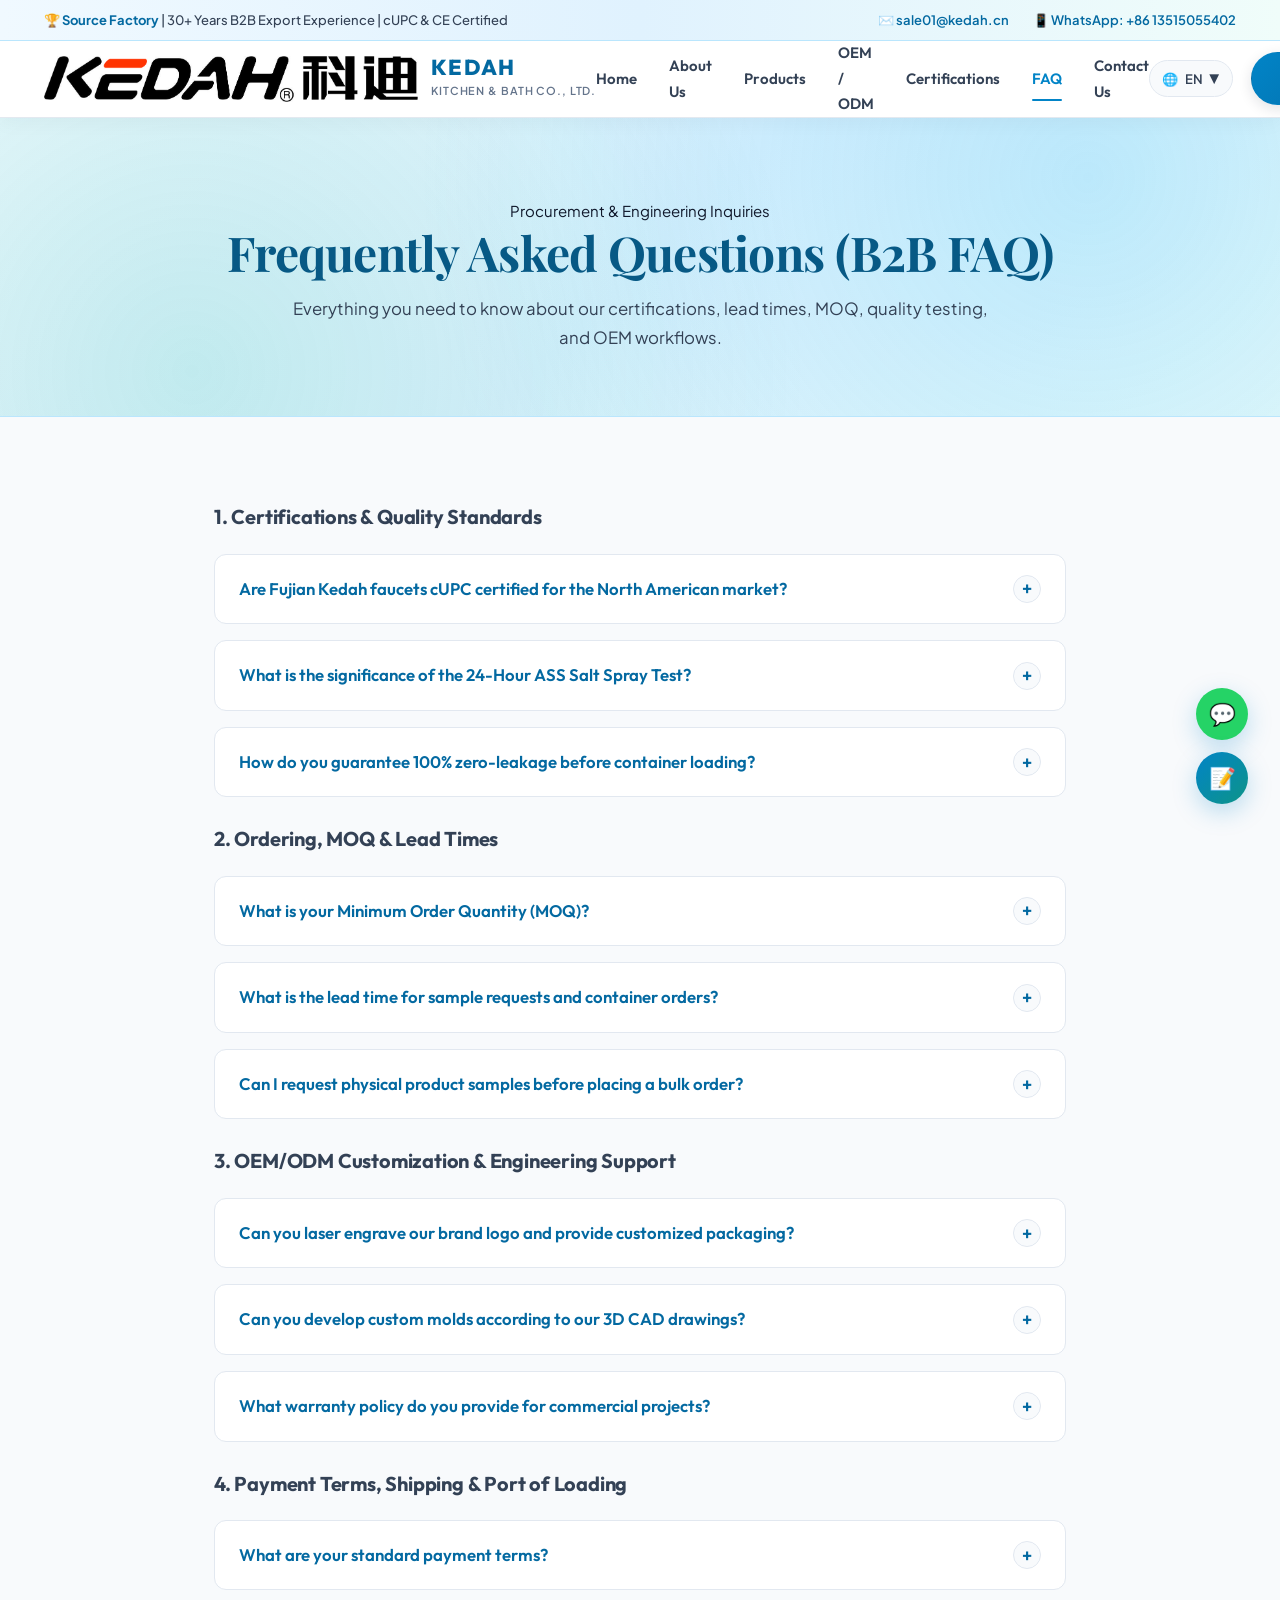
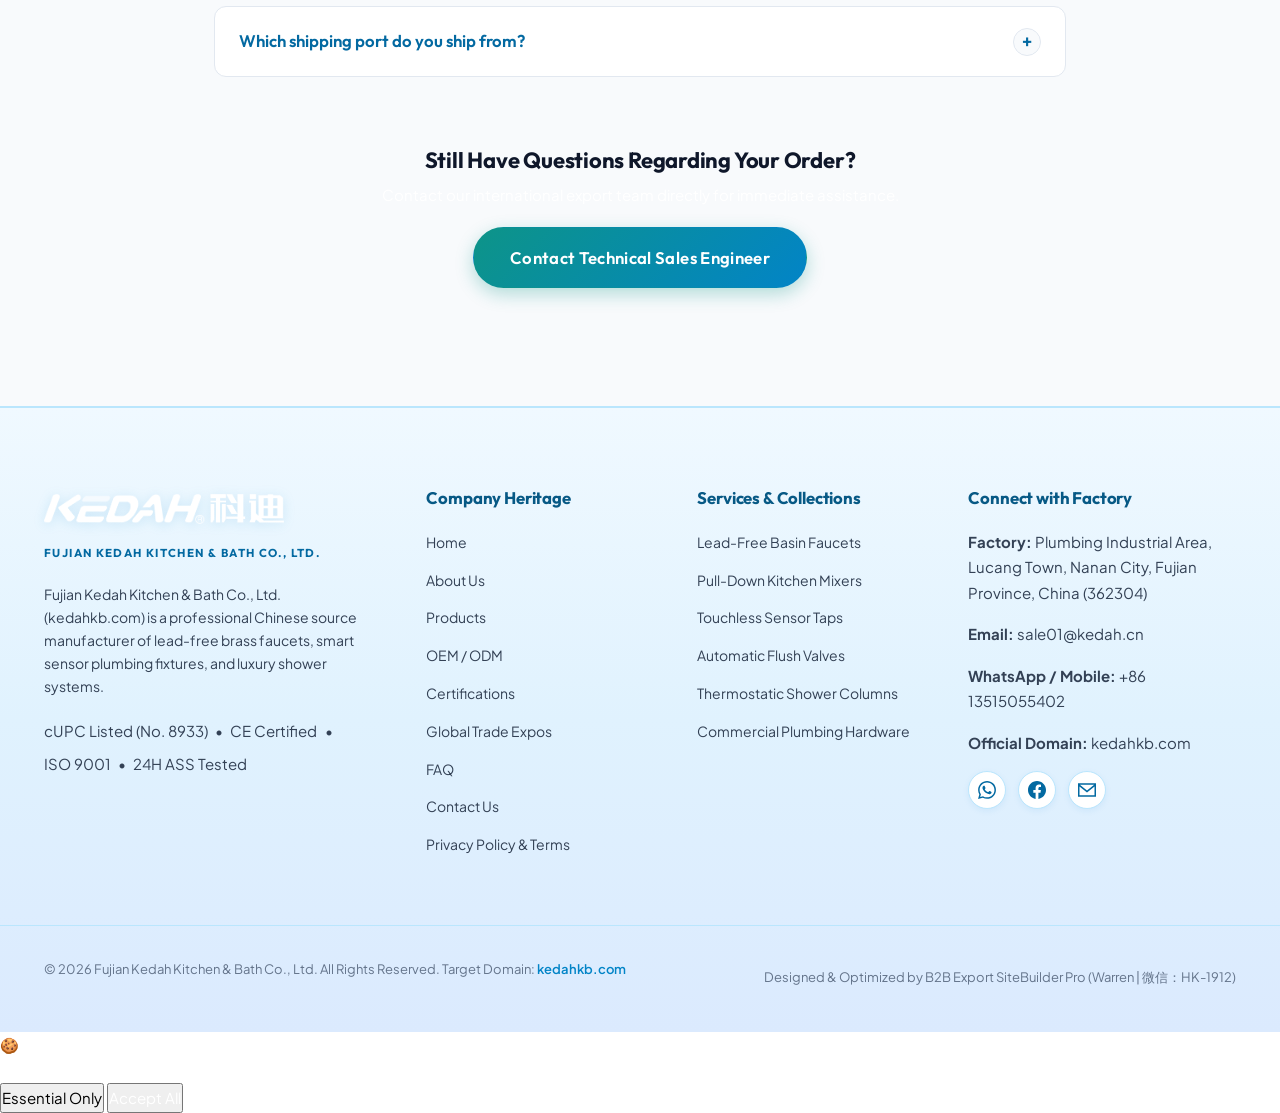
<file: faq.html>
<!DOCTYPE html>
<html lang="en" dir="ltr">
<head>
  <meta charset="UTF-8">
  <meta name="viewport" content="width=device-width, initial-scale=1.0">
  <title>Frequently Asked Questions (FAQ) | Fujian Kedah Kitchen & Bath B2B Exporter</title>
  <meta name="description" content="Answers to common B2B wholesale and engineering contractor questions regarding Kedah's cUPC & CE faucets, lead-free brass, 24h ASS testing, OEM MOQ, lead times, and shipping terms.">
    <!-- Search Engine Robots Directive for Google & Global Crawlers -->
  <meta name="robots" content="index, follow, max-image-preview:large, max-snippet:-1, max-video-preview:-1">
  <meta name="googlebot" content="index, follow, max-snippet:-1, max-image-preview:large">
  <link rel="canonical" href="https://kedahkb.com/faq.html">
  <link rel="preconnect" href="https://fonts.googleapis.com">
  <link rel="preconnect" href="https://fonts.googleapis.com">
  <link rel="preconnect" href="https://fonts.gstatic.com" crossorigin>
  <link href="https://fonts.googleapis.com/css2?family=Playfair+Display:ital,wght@0,500;0,600;0,700;0,800;1,600&family=Outfit:wght@400;500;600;700;800&family=Plus+Jakarta+Sans:wght@400;500;600;700&family=JetBrains+Mono:wght@400;600;700&display=swap" rel="stylesheet">
    <!-- Favicon Icons -->
  <link rel="icon" type="image/x-icon" href="favicon.ico">
  <link rel="icon" type="image/png" href="favicon.png">
  <link rel="apple-touch-icon" href="favicon.png">

  <!-- Open Graph / Social Sharing Meta -->
  <meta property="og:site_name" content="Fujian Kedah Kitchen &amp; Bath Co., Ltd.">
  <meta property="og:type" content="website">
  <meta property="og:url" content="https://kedahkb.com/faq.html">
  <meta property="og:title" content="Fujian Kedah Kitchen &amp; Bath Co., Ltd. | cUPC Certified Plumbing Manufacturer">
  <meta property="og:description" content="30+ Years OEM/ODM Manufacturer of Lead-Free Brass Faucets, Intelligent Sensor Taps &amp; Luxury Shower Systems in Lucang, Nanan. cUPC File No. 8933, CE certified, 24h ASS salt spray resistance.">
  <meta property="og:image" content="https://kedahkb.com/assets/images/factory/office-showroom.png">

  <!-- Twitter Card Meta -->
  <meta name="twitter:card" content="summary_large_image">
  <meta name="twitter:url" content="https://kedahkb.com/faq.html">
  <meta name="twitter:title" content="Fujian Kedah Kitchen &amp; Bath Co., Ltd. | cUPC Certified Plumbing Manufacturer">
  <meta name="twitter:description" content="30+ Years OEM/ODM Manufacturer of Lead-Free Brass Faucets, Intelligent Sensor Taps &amp; Luxury Shower Systems in Lucang, Nanan. cUPC File No. 8933, CE certified, 24h ASS salt spray resistance.">
  <meta name="twitter:image" content="https://kedahkb.com/assets/images/factory/office-showroom.png">
  <link rel="stylesheet" href="assets/css/styles.css">

    <!-- Geotargeting & Regional Entity Tags (GEO & Local SEO) -->
  <meta name="geo.region" content="CN-FJ">
  <meta name="geo.placename" content="Nanan, Quanzhou, Fujian">
  <meta name="geo.position" content="24.9608;118.3847">
  <meta name="ICBM" content="24.9608, 118.3847">

  <!-- JSON-LD FAQ Schema -->
  <script type="application/ld+json">
  {
    "@context": "https://schema.org",
    "@type": "FAQPage",
    "mainEntity": [
      {
        "@type": "Question",
        "name": "Are Fujian Kedah faucets cUPC certified for the USA and Canadian market?",
        "acceptedAnswer": {
          "@type": "Answer",
          "text": "Yes. Fujian Kedah holds official IAPMO cUPC listing under File No. 8933, certified in accordance with ASME A112.18.1 / CSA B125.1 standards and NSF/ANSI 61 lead-free drinking water requirements."
        }
      },
      {
        "@type": "Question",
        "name": "What is the standard MOQ for OEM/ODM and wholesale orders?",
        "acceptedAnswer": {
          "@type": "Answer",
          "text": "Our standard production MOQ is typically 100 to 200 pieces per model for standard finishes (Chrome/Matte Black). For custom PVD finishes or project trials, we offer flexible low MOQs to support contractor sampling."
        }
      },
      {
        "@type": "Question",
        "name": "What does 24-Hour ASS Salt Spray Testing mean?",
        "acceptedAnswer": {
          "@type": "Answer",
          "text": "ASS stands for Acetic Acid Salt Spray test, which is significantly more aggressive than neutral salt spray (NSS). Passing 24 hours of ASS test with Grade 10 rating guarantees that our chrome and PVD electroplating will not blister, corrode, or tarnish even in high-humidity or coastal bathroom environments for over 10 years."
        }
      },
      {
        "@type": "Question",
        "name": "What is your typical production lead time?",
        "acceptedAnswer": {
          "@type": "Answer",
          "text": "Sample delivery is typically 5-10 business days. Mass production for standard FCL (Full Container Load) orders is 25-35 days after deposit confirmation and artwork approval."
        }
      },
      {
        "@type": "Question",
        "name": "What payment and delivery terms do you accept?",
        "acceptedAnswer": {
          "@type": "Answer",
          "text": "We support FOB Xiamen (our closest deep-water international port), CIF, and DDP terms. Standard payment terms are T/T 30% deposit upon order confirmation and 70% balance before shipment or against Bill of Lading (B/L) copy. Irrevocable L/C at sight is also accepted for large projects."
        }
      }
    ]
  }
  </script>
  <!-- Inline Instant Multi-Language Engine (Immune to Browser Cache) -->
  <script>
    (function() {
      const i18n = {
  en: {
    'about.banner_tag': 'Corporate Profile & Manufacturing Strength',
    'about.page_title': 'About Fujian Kedah Kitchen & Bath Co., Ltd.',
    'about.page_subtitle': '30+ Years of Precision Sanitary Ware Manufacturing in China\'s Plumbing Capital (Lucang, Nanan)',
    'about.story_tag': 'Our Heritage & Capability',
    'about.story_title': 'A Proven Global Partner in Commercial & Residential Sanitary Hardware',
    'about.p1': 'Fujian Kedah Kitchen & Bath Co., Ltd. (kedahkb.com) is located in the heart of China’s renowned Plumbing Industrial Area in Lucang Town, Nanan City, Fujian Province. With over 30 years of specialized manufacturing experience, Kedah has grown into a modern, integrated sanitary enterprise spanning over 50,000 square meters of specialized production facilities.',
    'about.p2': 'We specialize in the research, design, casting, machining, surface finishing, and assembly of premium lead-free brass faucets, intelligent touchless sensor taps, commercial flush valves, and luxury thermostatic shower systems.',
    'about.p3': 'As an ISO 9001:2015 certified manufacturer with North American IAPMO cUPC listing (File No. 8933) and European CE conformity, we are the trusted supply chain partner for leading plumbing brands, engineering contractors, real estate developers, and wholesale distributors across the USA, Canada, Spain, Saudi Arabia, Colombia, and Thailand.',
    'about.stat_qa': 'In-House Quality Testing',
    'about.stat_plating': '24H ASS Plating Standard',
    'about.stat_cycles': 'Cartridge Lifespan Cycles',
    'about.comp_tag': 'Direct Factory Advantage',
    'about.comp_title': 'Direct Source Manufacturer vs. Trading Intermediary',
    'about.comp_desc': 'Compare the engineering, compliance, and cost advantages of sourcing directly from Fujian Kedah\'s 50,000+ m² production facility in Lucang, Nanan.',
    'oem.phase1_title': 'Concept & 3D CAD Design',
    'oem.phase1_desc': 'Share your drawings, 2D/3D CAD files (STEP, IGES), or reference samples. Our engineers optimize mold structural integrity and internal waterways.',
    'oem.phase2_title': 'Rapid 3D Prototyping',
    'oem.phase2_desc': 'Quick SLA/CNC rapid prototyping delivered within 5-7 days for physical touch, ergonomics verification, and client aesthetic approval.',
    'oem.phase3_title': 'Precision Tooling & Gravity Molds',
    'oem.phase3_desc': 'In-house tooling department fabricating steel gravity casting molds and stamping dies within 15-20 days with 0.01mm CNC precision.',
    'oem.phase4_title': 'Mass Production & Global Logistics',
    'oem.phase4_desc': 'Automated casting, robotic polishing, 24H ASS plating, 100% dual testing, and multi-lingual master packaging shipped via Xiamen Port.',
    'faq.banner_tag': 'Procurement & Engineering Inquiries',
    'faq.page_title': 'Frequently Asked Questions (B2B FAQ)',
    'faq.page_subtitle': 'Everything you need to know about our certifications, lead times, MOQ, quality testing, and OEM workflows.',
    'faq.cat1_title': '1. Certifications & Quality Standards',
    'faq.q1': 'Are Fujian Kedah faucets cUPC certified for the North American market?',
    'faq.a1': 'Yes, absolutely. Fujian Kedah holds official IAPMO cUPC listing under File No. 8933, conforming to ASME A112.18.1 / CSA B125.1 standards and NSF/ANSI 61 lead-free drinking water requirements. We provide complete certificate documentation for your customs clearance and engineering submittals in the USA and Canada.',
    'faq.q2': 'What is the significance of the 24-Hour ASS Salt Spray Test?',
    'faq.a2': 'ASS (Acetic Acid Salt Spray) is an accelerated corrosion test that is significantly harsher than conventional Neutral Salt Spray (NSS). A 24-hour ASS test with a Grade 10 rating is equivalent to over 10 years of intensive daily exposure in high-humidity or coastal marine environments, guaranteeing zero peeling, blistering, or tarnishing.',
    'faq.q3': 'How do you guarantee 100% zero-leakage before container loading?',
    'faq.a3': 'Every single assembled faucet undergoes dual-stage pressure testing on specialized testing rigs: 0.8 MPa (8 bar) hydrostatic water pressure test and 0.6 MPa (6 bar) pneumatic air test. Units with any pressure drop are automatically rejected by our QA system.',
    'faq.cat2_title': '2. Ordering, MOQ & Lead Times',
    'faq.q4': 'What is your Minimum Order Quantity (MOQ)?',
    'faq.a4': 'Our standard production MOQ is 100 to 200 pieces per SKU for standard chrome or matte black finishes. For special PVD finishes (Brushed Gold, Gunmetal Grey) or project trials, we offer flexible low MOQs to support contractor sampling. Mixed SKU container orders are warmly welcomed.',
    'faq.q5': 'What is the lead time for sample requests and container orders?',
    'faq.a5': 'Sample orders: 5–10 business days. Mass production (FCL container): 25–35 calendar days upon receipt of initial deposit and packaging artwork sign-off.',
    'faq.q6': 'Can I request physical product samples before placing a bulk order?',
    'faq.a6': 'Yes. We provide sample units sent via DHL, FedEx, or UPS express. Sample fees can be credited and deducted from your subsequent mass production container order.',
    'faq.cat3_title': '3. OEM/ODM Customization & Engineering Support',
    'faq.q7': 'Can you laser engrave our brand logo and provide customized packaging?',
    'faq.a7': 'Yes. We offer high-precision fiber laser logo marking on faucet bodies, handles, and faceplates at no extra charge. We also customize full-color retail boxes, foam inner trays, installation instruction manuals, and barcode master cartons based on your artwork templates.',
    'faq.q8': 'Can you develop custom molds according to our 3D CAD drawings?',
    'faq.a8': 'Yes. Our in-house mold engineering department can develop new gravity casting steel molds or stamping dies within 15–20 days. We provide rapid 3D printed prototypes first for client physical approval before tooling creation.',
    'faq.q9': 'What warranty policy do you provide for commercial projects?',
    'faq.a9': 'We provide a 5-year commercial warranty on all solid brass faucet bodies and ceramic cartridges. We also include complimentary 1%–2% spare parts (cartridges, O-rings, mounting hardware, aerators) inside container shipments for convenient on-site maintenance.',
    'faq.cat4_title': '4. Payment Terms, Shipping & Port of Loading',
    'faq.q10': 'What are your standard payment terms?',
    'faq.a10': 'Our standard terms are T/T 30% deposit upon order confirmation and 70% balance before shipment or against Bill of Lading (B/L) copy. Irrevocable Letter of Credit (L/C at sight) is accepted for large institutional government or engineering project orders.',
    'faq.q11': 'Which shipping port do you ship from?',
    'faq.a11': 'We primarily ship from Xiamen Port (Fujian, China), which is located just 1.5 hours by highway from our factory in Nanan, offering direct container sailings to major ports in North America, Europe, the Middle East, and Southeast Asia.',
    'products.banner_tag': 'Export Sanitary Hardware Catalog',
    'products.page_title': 'Commercial & Residential Plumbing Collections',
    'products.page_subtitle': 'Lead-Free Solid Brass • cUPC & CE Certified • 24-Hour ASS Salt Spray Resistance',
    'products.tab_all': 'All Collections (32)',
    'products.tab_basin': 'Basin Faucets (7)',
    'products.tab_accessories': 'Bathroom Accessories (8)',
    'products.tab_kitchen': 'Kitchen Faucets (6)',
    'products.tab_sensor': 'Sensor & Flush Valves (6)',
    'products.tab_shower': 'Shower Systems (5)',
    'products.inquire_btn': 'Inquire Fast',
    'products.spec_btn': 'Spec Sheet',
    'services.tag': "CORE PRODUCT SERVICES",
    'services.title': "Precision Manufacturing for Global Plumbing Contractors",
    'services.lead': "From residential luxury developments in North America and Spain to high-traffic commercial installations in Saudi Arabia and resorts in Thailand, Fujian Kedah delivers certified plumbing solutions with zero middleman markups.",
    'products.tag': "FEATURED EXPORT COLLECTIONS",
    'products.title': "Certified Sanitary Products Engineered for Global Projects",
    'products.lead': "Direct factory supply of cUPC & CE certified lead-free brass faucets, intelligent touchless valves, and thermostatic luxury shower systems. Tested with 24-hour ASS salt spray for 50+ export destinations.",
    'showcase.tag': "QUALITY & CERTIFICATION",
    'showcase.title': "Engineered to Exceed North American & European Standards",
    'showcase.lead': "Every Kedah faucet and valve is manufactured under strict ISO 9001 quality protocols. We eliminate porosity through automated gravity casting, achieve 0.01mm tolerance on CNC lathes, and verify corrosion resistance with 24-hour ASS salt spray testing.",
    'factory.tag': "LIVE PRODUCTION · NANAN SANITARY BASE",
    'factory.title': "Inside Our Factory — Transparent Chinese Manufacturing",
    'factory.lead': "Operating in Lucang, Nanan—China national plumbing hub: from raw copper gravity casting to 0.01mm CNC machining, robotic mirror polishing, and clean-room assembly.",
    'pricing.tag': "DIRECT FACTORY PRICING",
    'pricing.title': "Indicative B2B Volume Pricing Tiers",
    'pricing.lead': "Transparent volume tiers for commercial contractors, plumbing distributors, and brand importers. Custom finishes, packaging, and branding available upon request.",
    'tour.tag': "GLOBAL TRADE EXPOS & PHYSICAL FOOTPRINT",
    'tour.title': "Canton Fair Track Record & Factory Presence",
    'tour.lead': "Take a look inside our 50,000+ sqm manufacturing facility in Lucang, Nanan and explore our long-standing Canton Fair exhibition presence meeting global engineering partners.",
    'contact.tag': "DIRECT FACTORY INQUIRY",
    'contact.title': "Request an Instant Engineering & Quotation Package",
    'contact.lead': "Direct communication with Fujian Kedah export engineering department. Technical feedback, CAD evaluations, and customized quotations within 24 hours.",
    'nav.home': 'Home',
    'nav.about': 'About Us',
    'nav.products': 'Products',
    'nav.oem': 'OEM / ODM',
    'nav.certs': 'Certifications',
    'nav.faq': 'FAQ',
    'nav.contact': 'Contact Us',
    'nav.rfq': 'Request a Quote',
    'hero.badge': 'Direct Source Manufacturer | North America & Global Engineering Ready',
    'hero.title': 'Precision Engineered Lead-Free Brass Faucets & Commercial Plumbing Solutions',
    'hero.subtitle': 'Over 30 years of OEM/ODM excellence for North American, European, Middle Eastern, and Southeast Asian sanitary engineering contractors. Compliant with cUPC File No. 8933, CE, and rigorous 24-Hour Acetic Acid Salt Spray (ASS) plating tests.',
    'hero.btn1': 'Request Project Quote',
    'hero.btn2': 'Explore Products',
    'trust.title': 'Global Engineering Certifications & Quality Assurances:',
    'rfq.title': 'Request an Instant B2B Factory Quote',
    'rfq.desc': 'Contact our export engineering team directly. We respond within 24 hours with FOB pricing, MOQ terms, and sample dispatch.',
    'form.name': 'Full Name / Contact Person *',
    'form.company': 'Company Name *',
    'form.email': 'Business Email *',
    'form.country': 'Target Country / Region *',
    'form.category': 'Product of Interest *',
    'form.message': 'Project Specifications / Required Quantities *',
    'form.privacy_note': 'Your information is confidential. We strictly protect your project privacy and intellectual property.',
    'about.badge': 'Corporate Profile & Manufacturing Strength',
    'about.page_title': 'About Fujian Kedah Kitchen & Bath Co., Ltd.',
    'about.page_subtitle': '30+ Years of Manufacturing Excellence in Certified Lead-Free Brass Plumbing & Sanitary Fixtures',
    'about.story_tag': 'Our Heritage & Capability',
    'about.story_title': 'A Proven Global Partner in Commercial & Residential Sanitary Hardware',
    'certs.tag': 'Compliance & Testing',
    'certs.title': 'International Quality Certifications & Approvals',
    'certs.desc': 'Our plumbing hardware is engineered and rigorously lab-tested to meet and exceed global municipal, commercial, and residential codes.',
    'oem.tag': 'Custom Manufacturing',
    'oem.title': 'Complete OEM & ODM Turnkey Solutions',
    'oem.desc': 'From proprietary 3D CAD modeling and custom mold tooling to laser engraving and tailored packaging.',
    'exhibitions.tag': 'Global Trade Footprint',
    'exhibitions.title': 'Meeting Global Plumbing Contractors Face-to-Face',
    'exhibitions.desc': 'Fujian Kedah is a continuous exhibitor at major global trade fairs including the Canton Fair, KBIS, and The Big 5 Dubai.',
    'footer.desc': 'Fujian Kedah Kitchen & Bath Co., Ltd. (kedahkb.com) is a professional Chinese source manufacturer of lead-free brass faucets, smart sensor plumbing fixtures, and luxury shower systems.',
    'footer.product_lines': 'Services & Collections',
    'footer.quick_links': 'Company Heritage',
    'footer.contact_info': 'Connect with Factory',
    'toastSent': 'Thank you! Your inquiry has been sent to sale01@kedah.cn. Our export team will respond within 24 hours.',
    'rightsReserved': 'All Rights Reserved.'
  },
  es: {
    'about.banner_tag': 'Perfil Corporativo y Capacidad de Fabricación',
    'about.page_title': 'Acerca de Fujian Kedah Kitchen & Bath Co., Ltd.',
    'about.page_subtitle': 'Más de 30 Años de Fabricación Sanitaria de Precisión en la Capital del Saneamiento de China (Lucang, Nanan)',
    'about.story_tag': 'Nuestra Trayectoria y Capacidad',
    'about.story_title': 'Un Socio Global Confiable en Grifería Sanitaria Comercial y Residencial',
    'about.p1': 'Fujian Kedah Kitchen & Bath Co., Ltd. (kedahkb.com) se encuentra en el corazón de la famosa Zona Industrial de Fontanería en Lucang, Nanan, Fujian. Con más de 30 años de experiencia especializada, Kedah se ha convertido en una empresa sanitaria moderna e integrada que abarca más de 50.000 metros cuadrados de instalaciones de producción.',
    'about.p2': 'Nos especializamos en la investigación, diseño, fundición, mecanizado, acabado superficial y ensamblaje de grifos de latón sin plomo de primera calidad, grifos inteligentes con sensor táctil, válvulas de descarga comerciales y sistemas de ducha termostática de lujo.',
    'about.p3': 'Como fabricante con certificación ISO 9001:2015, certificación IAPMO cUPC de Norteamérica (Archivo No. 8933) y conformidad CE europea, somos el socio de cadena de suministro de confianza para marcas líderes, contratistas de ingeniería y distribuidores mayoristas en EE. UU., Canadá, España, Arabia Saudita, Colombia y Tailandia.',
    'about.stat_qa': 'Control de Calidad en Planta',
    'about.stat_plating': 'Estándar de Recubrimiento ASS 24H',
    'about.stat_cycles': 'Ciclos de Vida del Cartucho',
    'about.comp_tag': 'Ventaja de Fábrica Directa',
    'about.comp_title': 'Fabricante Directo en Origen vs. Intermediario Comercial',
    'about.comp_desc': 'Compare las ventajas de ingeniería, cumplimiento normativo y costo de abastecerse directamente de las instalaciones de Fujian Kedah en Nanan.',
    'oem.phase1_title': 'Concepto y Diseño 3D CAD',
    'oem.phase1_desc': 'Comparta sus planos, archivos 3D CAD (STEP, IGES) o muestras. Nuestros ingenieros optimizan la integridad estructural y las vías de agua.',
    'oem.phase2_title': 'Prototipado Rápido 3D',
    'oem.phase2_desc': 'Prototipos rápidos SLA/CNC en 5-7 días para verificación ergonómica y aprobación estética del cliente.',
    'oem.phase3_title': 'Moldes de Gravedad y Matriz de Precisión',
    'oem.phase3_desc': 'Departamento interno de moldes que fabrica moldes de fundición por gravedad de acero en 15-20 días con precisión CNC de 0.01 mm.',
    'oem.phase4_title': 'Producción Masiva y Logística Global',
    'oem.phase4_desc': 'Fundición automatizada, pulido robótico, recubrimiento ASS 24H, 100% doble prueba y empaque multilingüe enviado vía Puerto de Xiamen.',
    'faq.banner_tag': 'Consultas de Adquisiciones e Ingeniería',
    'faq.page_title': 'Preguntas Frecuentes (B2B FAQ)',
    'faq.page_subtitle': 'Todo lo que necesita saber sobre nuestras certificaciones, plazos de entrega, MOQ, pruebas de calidad y procesos OEM.',
    'faq.cat1_title': '1. Certificaciones y Normas de Calidad',
    'faq.q1': '¿Los grifos de Fujian Kedah tienen certificación cUPC para el mercado norteamericano?',
    'faq.a1': 'Sí, absolutamente. Fujian Kedah posee la certificación oficial IAPMO cUPC bajo el Archivo No. 8933, conforme a las normas ASME A112.18.1 / CSA B125.1 y los requisitos de agua potable sin plomo NSF/ANSI 61. Proporcionamos toda la documentación para aduanas y proyectos en EE. UU. y Canadá.',
    'faq.q2': '¿Cuál es la importancia de la prueba de niebla salina ASS de 24 horas?',
    'faq.a2': 'La prueba ASS (Niebla Salina de Ácido Acético) es una prueba acelerada mucho más severa que la niebla neutra estándar. Un resultado Grado 10 tras 24 horas equivale a más de 10 años de uso intensivo en ambientes húmedos o costeros sin descascarillado ni corrosión.',
    'faq.q3': '¿Cómo garantizan cero fugas al 100% antes de cargar el contenedor?',
    'faq.a3': 'Cada grifo ensamblado se somete a pruebas de presión dobles en bancos de prueba especializados: prueba hidrostática de agua a 0.8 MPa (8 bar) y prueba neumática de aire a 0.6 MPa (6 bar). Cualquier unidad con caída de presión es rechazada de inmediato.',
    'faq.cat2_title': '2. Pedidos, MOQ y Plazos de Entrega',
    'faq.q4': '¿Cuál es su Cantidad Mínima de Pedido (MOQ)?',
    'faq.a4': 'Nuestro MOQ estándar de producción es de 100 a 200 piezas por modelo para acabados cromados o negro mate. Para acabados PVD especiales (Oro Cepillado, Gris Metal) o proyectos de prueba, ofrecemos MOQs flexibles.',
    'faq.q5': '¿Cuál es el plazo de entrega para muestras y pedidos de contenedores?',
    'faq.a5': 'Pedidos de muestra: 5 a 10 días hábiles. Producción masiva (contenedor FCL): 25 a 35 días calendario tras el depósito inicial y aprobación del diseño.',
    'faq.q6': '¿Puedo solicitar muestras físicas antes de hacer un pedido grande?',
    'faq.a6': 'Sí. Enviamos muestras por DHL, FedEx o UPS exprés. El costo de la muestra se abona y descuenta de su pedido posterior de producción en contenedor.',
    'faq.cat3_title': '3. Personalización OEM/ODM y Soporte de Ingeniería',
    'faq.q7': '¿Pueden grabar con láser nuestro logotipo y proporcionar embalaje personalizado?',
    'faq.a7': 'Sí. Ofrecemos grabado láser de fibra de alta precisión en cuerpos y manijas sin costo adicional. También personalizamos cajas minoristas a color, bandejas interiores y manuales de instalación.',
    'faq.q8': '¿Pueden desarrollar moldes personalizados según nuestros planos 3D CAD?',
    'faq.a8': 'Sí. Nuestro departamento interno de moldes puede desarrollar nuevos moldes de acero de fundición por gravedad en 15 a 20 días. Proporcionamos prototipos 3D rápidos antes de fabricar las herramientas.',
    'faq.q9': '¿Qué garantía ofrecen para proyectos comerciales?',
    'faq.a9': 'Ofrecemos una garantía comercial de 5 años en todos los cuerpos de grifería de latón macizo y cartuchos cerámicos. También incluimos 1%–2% de repuestos de cortesía en los envíos de contenedores.',
    'faq.cat4_title': '4. Condiciones de Pago, Envío y Puerto de Carga',
    'faq.q10': '¿Cuáles son sus condiciones de pago estándar?',
    'faq.a10': 'Nuestros términos estándar son 30% de depósito T/T y 70% restante antes del envío o contra copia del conocimiento de embarque (B/L). Se acepta Carta de Crédito (L/C a la vista) para grandes proyectos gubernamentales.',
    'faq.q11': '¿Desde qué puerto realizan los envíos?',
    'faq.a11': 'Enviamos principalmente desde el Puerto de Xiamen (Fujian, China), ubicado a solo 1.5 horas por autopista de nuestra fábrica en Nanan, con conexiones marítimas directas a América, Europa y Oriente Medio.',
    'products.banner_tag': 'Catálogo de Grifería Sanitaria de Exportación',
    'products.page_title': 'Colecciones de Grifería Comercial y Residencial',
    'products.page_subtitle': 'Latón Macizo Sin Plomo • Certificado cUPC y CE • Resistencia Salina ASS 24H',
    'products.tab_all': 'Todas las Colecciones (32)',
    'products.tab_basin': 'Grifos de Lavabo (7)',
    'products.tab_accessories': 'Accesorios de Baño (8)',
    'products.tab_kitchen': 'Grifos de Cocina (6)',
    'products.tab_sensor': 'Sensor y Válvulas (6)',
    'products.tab_shower': 'Sistemas de Ducha (5)',
    'products.inquire_btn': 'Cotizar Rápido',
    'products.spec_btn': 'Ficha Técnica',
    'services.tag': "SERVICIOS Y PRODUCTOS PRINCIPALES",
    'services.title': "Fabricación de Precisión para Contratistas Globales",
    'services.lead': "Desde desarrollos residenciales de lujo en Norteamérica y España hasta instalaciones comerciales en Arabia Saudita y resorts en Tailandia.",
    'products.tag': "COLECCIÓN EXCLUSIVA DE EXPORTACIÓN",
    'products.title': "Productos Sanitarios Certificados para Proyectos Globales",
    'products.lead': "Suministro directo de fábrica de grifos de latón sin plomo certificados cUPC y CE, válvulas con sensor inteligente y duchas termostáticas.",
    'showcase.tag': "CALIDAD Y CERTIFICACIÓN",
    'showcase.title': "Diseñado para Superar los Estándares Norteamericanos y Europeos",
    'showcase.lead': "Cada grifo y válvula Kedah se fabrica bajo estrictos protocolos ISO 9001 con pruebas de niebla salina ASS de 24 horas.",
    'factory.tag': "PRODUCCIÓN EN VIVO · BASE INDUSTRIAL NANAN",
    'factory.title': "Dentro de Nuestra Fábrica: Fabricación China Transparente",
    'factory.lead': "Operando en Lucang, Nanan: desde fundición por gravedad de latón hasta mecanizado CNC de 0.01 mm y pulido robótico.",
    'pricing.tag': "PRECIOS DIRECTOS DE FÁBRICA",
    'pricing.title': "Niveles de Precios por Volumen B2B",
    'pricing.lead': "Precios transparentes por volumen para contratistas comerciales y distribuidores de fontanería en todo el mundo.",
    'tour.tag': "FERIAS MUNDIALES Y FÁBRICA",
    'tour.title': "Historial en la Feria de Cantón y Presencia de Fábrica",
    'tour.lead': "Conozca nuestras instalaciones de más de 50,000 m² en Nanan y nuestra trayectoria continua en la Feria de Cantón.",
    'contact.tag': "CONSULTA DIRECTA DE FÁBRICA",
    'contact.title': "Solicite un Paquete de Cotización e Ingeniería Inmediato",
    'contact.lead': "Comunicación directa con el departamento de exportación. Respuesta técnica y cotizaciones personalizadas en 24 horas.",
    'nav.home': 'Inicio',
    'nav.about': 'Nosotros',
    'nav.products': 'Productos',
    'nav.oem': 'OEM / ODM',
    'nav.certs': 'Certificaciones',
    'nav.faq': 'Preguntas Frecuentes',
    'nav.contact': 'Contacto',
    'nav.rfq': 'Solicitar Cotización',
    'hero.badge': 'Fabricante Certificado cUPC / CE / ISO9001',
    'hero.title': 'Soluciones de Grifería y Sanitarios de Alta Precisión Sin Plomo',
    'hero.subtitle': 'Más de 30 años de excelencia OEM/ODM para contratistas de ingeniería sanitaria en Norteamérica, Europa, Oriente Medio y Sudeste Asiático. Cumple con cUPC No. 8933, CE y pruebas ASS de 24 horas.',
    'hero.btn1': 'Cotizar OEM/ODM',
    'hero.btn2': 'Ver Catálogo',
    'trust.title': 'Certificaciones y Garantías de Calidad Global:',
    'rfq.title': 'Solicitar Cotización Directa de Fábrica',
    'rfq.desc': 'Respuesta técnica en 24 horas y despacho de muestras para importadores y proyectos.',
    'form.name': 'Nombre Completo / Contacto *',
    'form.company': 'Nombre de la Empresa *',
    'form.email': 'Correo Corporativo *',
    'form.country': 'País / Región de Destino *',
    'form.category': 'Producto de Interés *',
    'form.message': 'Especificaciones del Proyecto / Cantidades *',
    'form.privacy_note': 'Su información es confidencial. Protegemos estrictamente su privacidad y propiedad intelectual.',
    'about.badge': 'Perfil Corporativo y Capacidad de Fabricación',
    'about.page_title': 'Acerca de Fujian Kedah Kitchen & Bath Co., Ltd.',
    'about.page_subtitle': 'Más de 30 años de excelencia en grifería de latón sin plomo y accesorios sanitarios certificados',
    'about.story_tag': 'Nuestra Trayectoria y Capacidad',
    'about.story_title': 'Un Socio Global Confiable en Grifería Comercial y Residencial',
    'certs.tag': 'Cumplimiento y Ensayos',
    'certs.title': 'Certificaciones y Aprobaciones Internacionales',
    'certs.desc': 'Nuestra grifería está diseñada y probada en laboratorio para cumplir con los estándares globales más exigentes.',
    'oem.tag': 'Fabricación a Medida',
    'oem.title': 'Soluciones Integrales OEM y ODM',
    'oem.desc': 'Desde modelado 3D CAD y moldes personalizados hasta grabado láser y embalaje a medida.',
    'exhibitions.tag': 'Presencia en Ferias Mundiales',
    'exhibitions.title': 'Encuentros Cara a Cara con Contratistas Globales',
    'exhibitions.desc': 'Fujian Kedah expone continuamente en ferias mundiales como la Feria de Cantón, KBIS y The Big 5 Dubai.',
    'footer.desc': 'Fujian Kedah Kitchen & Bath Co., Ltd. (kedahkb.com) es un fabricante directo especializado en grifos sin plomo, grifería con sensor y duchas.',
    'footer.product_lines': 'Líneas de Productos',
    'footer.quick_links': 'Navegación Rápida',
    'footer.contact_info': 'Contacto de Fábrica',
    'toastSent': '¡Gracias! Su consulta ha sido enviada a sale01@kedah.cn. Nos comunicaremos en 24 horas.',
    'rightsReserved': 'Todos los derechos reservados.'
  },
  th: {
    'about.banner_tag': 'ข้อมูลองค์กรและศักยภาพการผลิต',
    'about.page_title': 'เกี่ยวกับ บริษัท ฝูเจี้ยน เคดี คิทเช่น แอนด์ บาธ จำกัด',
    'about.page_subtitle': 'กว่า 30 ปีแห่งความเชี่ยวชาญด้านการผลิตสุขภัณฑ์มาตรฐานสูง ณ เมืองหลวงสุขภัณฑ์จีน (หลู่ชาง หนานอัน)',
    'about.story_tag': 'ประวัติและศักยภาพของเรา',
    'about.story_title': 'พันธมิตรระดับโลกที่ได้รับความไว้วางใจในสุขภัณฑ์สำหรับโครงการเชิงพาณิชย์และที่อยู่อาศัย',
    'about.p1': 'บริษัท ฝูเจี้ยน เคดี คิทเช่น แอนด์ บาธ จำกัด (kedahkb.com) ตั้งอยู่ใจกลางนิคมอุตสาหกรรมสุขภัณฑ์ที่มีชื่อเสียง ณ ตำบลหลู่ชาง เมืองหนานอัน มณฑลฝูเจี้ยน ด้วยประสบการณ์การผลิตเฉพาะทางกว่า 30 ปี เคดีได้เติบโตเป็นองค์กรสุขภัณฑ์ครบวงจรครอบคลุมพื้นที่โรงงานผลิตกว่า 50,000 ตารางเมตร',
    'about.p2': 'เราเชี่ยวชาญเป็นพิเศษในการวิจัย ออกแบบ หล่อ ขึ้นรูปผิวสำเร็จ และประกอบก๊อกน้ำทองเหลืองไร้สารตะกั่วระดับพรีเมียม ก๊อกน้ำเซ็นเซอร์อัจฉริยะ ฟลัชวาล์วเชิงพาณิชย์ และชุดฝักบัวอาบน้ำควบคุมอุณหภูมิระดับหรู',
    'about.p3': 'ในฐานะผู้ผลิตที่ได้รับการรับรอง ISO 9001:2015 พร้อมทะเบียน IAPMO cUPC สหรัฐอเมริกา/แคนาดา (ไฟล์หมายเลข 8933) และมาตรฐาน CE ยุโรป เราเป็นคู่ค้าห่วงโซ่อุปทานที่ได้รับความไว้วางใจสำหรับโครงการสุขภัณฑ์ ผู้รับเหมาก่อสร้าง และผู้จัดจำหน่ายในสหรัฐฯ แคนาดา สเปน ซาอุดีอาระเบีย โคลอมเบีย และไทย',
    'about.stat_qa': 'การทดสอบคุณภาพ 100% ในโรงงาน',
    'about.stat_plating': 'มาตรฐานชุบผิวเกลือกรด ASS 24 ชม.',
    'about.stat_cycles': 'รอบการเปิด-ปิดของวาล์วเซรามิก',
    'about.comp_tag': 'ข้อได้เปรียบจากโรงงานผู้ผลิตโดยตรง',
    'about.comp_title': 'โรงงานผู้ผลิตโดยตรง vs. บริษัทตัวกลางการค้า',
    'about.comp_desc': 'เปรียบเทียบข้อได้เปรียบด้านวิศวกรรม มาตรฐานสากล และราคาต้นทุนเมื่อสั่งผลิตโดยตรงจากโรงงานขนาด 50,000+ ตร.ม. ของเคดี ณ หนานอัน',
    'oem.phase1_title': 'แนวคิดและการออกแบบ 3D CAD',
    'oem.phase1_desc': 'ส่งแบบแปลน ไฟล์ 3D CAD (STEP, IGES) หรือตัวอย่างชิ้นงาน วิศวกรของเราจะช่วยเพิ่มประสิทธิภาพของโครงสร้างแม่พิมพ์และทางเดินน้ำ',
    'oem.phase2_title': 'การสร้างต้นแบบอย่างรวดเร็ว',
    'oem.phase2_desc': 'จัดส่งชิ้นงานต้นแบบ SLA/CNC ภายใน 5-7 วัน เพื่อการทดสอบสรีระสัมผัสและการอนุมัติรูปลักษณ์ของลูกค้า',
    'oem.phase3_title': 'การสร้างแม่พิมพ์เหล็กหล่อแรงโน้มถ่วง',
    'oem.phase3_desc': 'แผนกแม่พิมพ์ภายในโรงงานสร้างแม่พิมพ์เหล็กหล่อและแม่พิมพ์ปั๊มภายใน 15-20 วัน ด้วยความแม่นยำระดับ 0.01 มม.',
    'oem.phase4_title': 'การผลิตจำนวนมากและการขนส่งระดับโลก',
    'oem.phase4_desc': 'หล่ออัตโนมัติ ขัดเงาด้วยหุ่นยนต์ ชุบผิวทนกรด ASS 24 ชม. ตรวจสอบแรงดันน้ำและลม 100% พร้อมบรรจุหีบห่อส่งออกผ่านท่าเรือเซียะเหมิน',
    'faq.banner_tag': 'คำถามด้านการจัดซื้อและวิศวกรรม',
    'faq.page_title': 'คำถามที่พบบ่อย (B2B FAQ)',
    'faq.page_subtitle': 'ทุกสิ่งที่คุณจำเป็นต้องทราบเกี่ยวกับการรับรองมาตรฐานสากล ระยะเวลาจัดส่ง ปริมาณขั้นต่ำ การตรวจสอบคุณภาพ และขั้นตอน OEM',
    'faq.cat1_title': '1. การรับรองมาตรฐานและคุณภาพ',
    'faq.q1': 'ก๊อกน้ำของเคดีผ่านการรับรอง cUPC สำหรับตลาดอเมริกาเหนือหรือไม่?',
    'faq.a1': 'ใช่ ผ่านการรับรองอย่างสมบูรณ์ เคดีถือทะเบียน IAPMO cUPC หมายเลข 8933 ตามมาตรฐาน ASME A112.18.1 / CSA B125.1 และข้อกำหนดน้ำดื่มไร้สารตะกั่ว NSF/ANSI 61 เรามีเอกสารรับรองครบถ้วนสำหรับพิธีการศุลกากรและส่งมอบโครงการในสหรัฐอเมริกาและแคนาดา',
    'faq.q2': 'การทดสอบละอองเกลือกรดอะซิติก (ASS) 24 ชั่วโมง มีความสำคัญอย่างไร?',
    'faq.a2': 'การทดสอบ ASS (Acetic Acid Salt Spray) เป็นการทดสอบการกัดกร่อนเร่งปฏิกิริยาที่รุนแรงกว่าการพ่นเกลือเป็นกลางทั่วไป การผ่านระดับ Grade 10 นาน 24 ชั่วโมง เทียบเท่ากับการใช้งานหนักในสภาพแวดล้อมชื้นสูงหรือชายทะเลนานกว่า 10 ปี โดยไม่มีการลอก หลุดร่อน หรือหมองคล้ำ',
    'faq.q3': 'คุณรับประกันการไม่รั่วซึม 100% ก่อนโหลดตู้สินค้าอย่างไร?',
    'faq.a3': 'ก๊อกน้ำทุกชิ้นที่ประกอบเสร็จจะต้องผ่านการทดสอบแรงดัน 2 ขั้นตอนบนแท่นทดสอบพิเศษ: การทดสอบแรงดันน้ำไฮโดรสแตติก 0.8 MPa (8 บาร์) และการทดสอบแรงดันลม 0.6 MPa (6 บาร์) ชิ้นงานใดที่มีแรงดันลดลงจะถูกปฏิเสธทันที',
    'faq.cat2_title': '2. การสั่งซื้อ ปริมาณขั้นต่ำ (MOQ) และระยะเวลาการผลิต',
    'faq.q4': 'ปริมาณการสั่งซื้อขั้นต่ำ (MOQ) ของคุณคือเท่าใด?',
    'faq.a4': 'MOQ มาตรฐานของเราคือ 100 ถึง 200 ชิ้นต่อ SKU สำหรับผิวโครเมียมหรือดำด้านมาตรฐาน สำหรับผิวพิเศษ PVD (ทองปัดเงา, เทากันเมทัล) หรือโครงการทดลอง เรามีเงื่อนไข MOQ ที่ยืดหยุ่น ยินดีต้อนรับการสั่งซื้อแบบคละ SKU ในตู้คอนเทนเนอร์',
    'faq.q5': 'ระยะเวลาจัดส่งสำหรับตัวอย่างและการสั่งซื้อแบบตู้คอนเทนเนอร์คือเท่าใด?',
    'faq.a5': 'คำสั่งซื้อตัวอย่าง: 5–10 วันทำการ การผลิตจำนวนมาก (ตู้คอนเทนเนอร์ FCL): 25–35 วันปฏิทินหลังจากได้รับเงินมัดจำและการอนุมัติแบบกล่องบรรจุภัณฑ์',
    'faq.q6': 'สามารถขอตัวอย่างสินค้าจริงก่อนสั่งซื้อจำนวนมากได้หรือไม่?',
    'faq.a6': 'ได้ เราจัดส่งสินค้าตัวอย่างผ่านบริการด่วน DHL, FedEx หรือ UPS โดยค่าตัวอย่างสามารถนำมาหักเครดิตคืนในคำสั่งซื้อตู้สินค้าจำนวนมากในภายหลังได้',
    'faq.cat3_title': '3. การผลิตตามแบบ OEM/ODM และการสนับสนุนทางวิศวกรรม',
    'faq.q7': 'สามารถเลเซอร์ยิงโลโก้แบรนด์ของเราและจัดทำบรรจุภัณฑ์ตามสั่งได้หรือไม่?',
    'faq.a7': 'ได้ เรามีบริการยิงเลเซอร์ไฟเบอร์ความแม่นยำสูงบนตัวก๊อกน้ำและที่จับโดยไม่มีค่าใช้จ่ายเพิ่มเติม นอกจากนี้ยังรับทำกล่องบรรจุภัณฑ์พิมพ์สี่สี โฟมกันกระแทก คู่มือติดตั้ง และบาร์โค้ดตามแบบของคุณ',
    'faq.q8': 'สามารถพัฒนาแม่พิมพ์ตามแบบ 3D CAD ของเราได้หรือไม่?',
    'faq.a8': 'ได้ แผนกวิศวกรรมแม่พิมพ์ภายในโรงงานสามารถสร้างแม่พิมพ์หล่อเหล็กแรงโน้มถ่วงใหม่ได้ภายใน 15–20 วัน โดยเราจะสร้างชิ้นงานต้นแบบ 3D Print ให้ตรวจสอบจริงก่อนเปิดแม่พิมพ์',
    'faq.q9': 'มีนโยบายรับประกันอย่างไรสำหรับโครงการเชิงพาณิชย์?',
    'faq.a9': 'เรารับประกันเชิงพาณิชย์ 5 ปี สำหรับตัวก๊อกทองเหลืองแท้และวาล์วเซรามิกทั้งหมด พร้อมทั้งแถมอะไหล่สำรองฟรี 1%–2% ในตู้คอนเทนเนอร์เพื่อความสะดวกในการบำรุงรักษาหน้างาน',
    'faq.cat4_title': '4. เงื่อนไขการชำระเงิน การจัดส่ง และท่าเรือต้นทาง',
    'faq.q10': 'เงื่อนไขการชำระเงินมาตรฐานคืออะไร?',
    'faq.a10': 'เงื่อนไขมาตรฐานของเราคือ T/T มัดจำ 30% เมื่อยืนยันคำสั่งซื้อ และชำระส่วนที่เหลือ 70% ก่อนส่งสินค้าหรือเมื่อแสดงสำเนาใบตราส่งสินค้า (B/L) รับ L/C สำหรับคำสั่งซื้อโครงการขนาดใหญ่',
    'faq.q11': 'ส่งออกจากท่าเรือใดในประเทศจีน?',
    'faq.a11': 'เราส่งออกจากท่าเรือเซียะเหมิน (Xiamen Port, Fujian) เป็นหลัก ซึ่งอยู่ห่างจากโรงงานในหนานอันเพียง 1.5 ชั่วโมงโดยทางด่วน มีเส้นทางเดินเรือตรงสู่ท่าเรือหลักทั่วโลก',
    'products.banner_tag': 'แคตตาล็อกสุขภัณฑ์สำหรับส่งออก',
    'products.page_title': 'คอลเลกชันสุขภัณฑ์สำหรับโครงการเชิงพาณิชย์และที่อยู่อาศัย',
    'products.page_subtitle': 'ทองเหลืองแท้ไร้สารตะกั่ว • มาตรฐาน cUPC และ CE • ทนทานต่อการกัดกร่อน ASS 24 ชม.',
    'products.tab_all': 'สินค้าทั้งหมด (32)',
    'products.tab_basin': 'ก๊อกอ่างล้างหน้า (7)',
    'products.tab_accessories': 'อุปกรณ์ตกแต่งห้องน้ำ (8)',
    'products.tab_kitchen': 'ก๊อกซิงค์ครัว (6)',
    'products.tab_sensor': 'ก๊อกเซ็นเซอร์และฟลัชวาล์ว (6)',
    'products.tab_shower': 'ชุดฝักบัวอาบน้ำ (5)',
    'products.inquire_btn': 'ขอใบเสนอราคาด่วน',
    'products.spec_btn': 'สเปกสินค้า',
    'services.tag': "บริการและผลิตภัณฑ์หลัก",
    'services.title': "การผลิตที่แม่นยำสำหรับผู้รับเหมาสุขภัณฑ์ทั่วโลก",
    'services.lead': "ตั้งแต่โครงการที่อยู่อาศัยระดับหรูในอเมริกาเหนือและสเปน ไปจนถึงอาคารพาณิชย์ในซาอุดีอาระเบียและรีสอร์ทในไทย",
    'products.tag': "คอลเลกชันส่งออกยอดนิยม",
    'products.title': "ผลิตภัณฑ์สุขภัณฑ์ที่ได้รับการรับรองมาตรฐานสากลสำหรับโครงการทั่วโลก",
    'products.lead': "โรงงานจัดหาโดยตรงสำหรับก๊อกน้ำทองเหลืองไร้สารตะกั่วมาตรฐาน cUPC & CE วาล์วเซ็นเซอร์ และชุดฝักบัวเทอร์โมสแตท",
    'showcase.tag': "คุณภาพและการรับรองมาตรฐาน",
    'showcase.title': "ออกแบบเพื่อมาตรฐานที่เหนือกว่าอเมริกาเหนือและยุโรป",
    'showcase.lead': "ก๊อกน้ำและวาล์วทุกชิ้นผลิตภายใต้ระบบ ISO 9001 ผ่านการทดสอบกรดเกลือ 24 ชั่วโมง (ASS Grade 10)",
    'factory.tag': "การผลิตจริง · ฐานอุตสาหกรรมหนานอัน",
    'factory.title': "เยี่ยมชมโรงงานของเรา — ความโปร่งใสในการผลิตมาตรฐานจีนระดับพรีเมียม",
    'factory.lead': "ตั้งอยู่ในลู่ชาง หนานอัน: หล่อทองเหลืองไร้สารตะกั่ว กลึง CNC ความละเอียด 0.01 มม. และขัดเงาด้วยหุ่นยนต์",
    'pricing.tag': "ราคาตรงจากโรงงาน",
    'pricing.title': "ตารางราคาขายส่ง B2B ตามปริมาณการสั่งซื้อ",
    'pricing.lead': "ระดับราคาที่โปร่งใสสำหรับผู้รับเหมาโครงการและผู้จัดจำหน่ายอุปกรณ์สุขภัณฑ์ทั่วโลก",
    'tour.tag': "งานแสดงสินค้าระดับโลกและโรงงาน",
    'tour.title': "ประวัติการร่วมงานกวางเจาแฟร์และการเยี่ยมชมโรงงาน",
    'tour.lead': "ชมโรงงานขนาดกว่า 50,000 ตร.ม. ในหนานอัน และการพบปะลูกค้าในงานกวางเจาแฟร์อย่างต่อเนื่อง",
    'contact.tag': "ติดต่อโรงงานโดยตรง",
    'contact.title': "ขอรับเอกสารทางวิศวกรรมและใบเสนอราคาด่วนจากโรงงาน",
    'contact.lead': "ติดต่อทีมวิศวกรส่งออกโดยตรง ตอบกลับภายใน 24 ชั่วโมงพร้อมใบเสนอราคาและการประเมินแบบ",
    'nav.home': 'หน้าแรก',
    'nav.about': 'เกี่ยวกับเรา',
    'nav.products': 'สินค้าทั้งหมด',
    'nav.oem': 'รับผลิต OEM/ODM',
    'nav.certs': 'ใบรับรองมาตรฐาน',
    'nav.faq': 'คำถามที่พบบ่อย',
    'nav.contact': 'ติดต่อเรา',
    'nav.rfq': 'ขอใบเสนอราคา',
    'hero.badge': 'โรงงานมาตรฐานสากล cUPC / CE / ISO9001',
    'hero.title': 'ผู้ผลิตก๊อกน้ำทองเหลืองไร้สารตะกั่วและสุขภัณฑ์ระดับพรีเมียม',
    'hero.subtitle': 'ประสบการณ์กว่า 30 ปีในการผลิต OEM/ODM สำหรับโครงการสุขภัณฑ์ในอเมริกาเหนือ ยุโรป ตะวันออกกลาง และเอเชียตะวันออกเฉียงใต้ ผ่านการรับรอง cUPC หมายเลข 8933 และมาตรฐาน CE',
    'hero.btn1': 'ขอใบเสนอราคาโครงการ',
    'hero.btn2': 'ชมสินค้า',
    'trust.title': 'การรับรองมาตรฐานวิศวกรรมระดับสากล:',
    'rfq.title': 'ขอใบเสนอราคาตรงจากโรงงาน',
    'rfq.desc': 'ทีมวิศวกรพร้อมตอบกลับภายใน 24 ชั่วโมงพร้อมเงื่อนไข FOB และการส่งตัวอย่างด่วน',
    'form.name': 'ชื่อ-นามสกุล / ผู้ติดต่อ *',
    'form.company': 'ชื่อบริษัท *',
    'form.email': 'อีเมลธุรกิจ *',
    'form.country': 'ประเทศ / ภูมิภาคเป้าหมาย *',
    'form.category': 'หมวดหมู่สินค้าที่สนใจ *',
    'form.message': 'รายละเอียดโครงการ / จำนวนที่ต้องการ *',
    'form.privacy_note': 'ข้อมูลของคุณเป็นความลับ เราปกป้องความเป็นส่วนตัวและทรัพย์สินทางปัญญาอย่างเคร่งครัด',
    'about.badge': 'ข้อมูลบริษัทและศักยภาพการผลิต',
    'about.page_title': 'เกี่ยวกับ บริษัท ฝูเจี้ยน เคอดี้ คิทเช่น แอนด์ บาธ จำกัด',
    'about.page_subtitle': 'กว่า 30 ปีแห่งความเป็นเลิศในการผลิตก๊อกน้ำทองเหลืองไร้สารตะกั่วและสุขภัณฑ์มาตรฐานสากล',
    'about.story_tag': 'ประวัติและศักยภาพของเรา',
    'about.story_title': 'พันธมิตรระดับโลกที่ได้รับความไว้วางใจในอุปกรณ์สุขภัณฑ์เชิงพาณิชย์และที่อยู่อาศัย',
    'certs.tag': 'การรับรองและการทดสอบ',
    'certs.title': 'ใบรับรองคุณภาพระดับสากล',
    'certs.desc': 'อุปกรณ์สุขภัณฑ์ของเราได้รับการออกแบบและทดสอบในห้องปฏิบัติการเพื่อมาตรฐานสูงสุดระดับสากล',
    'oem.tag': 'บริการรับผลิต OEM/ODM',
    'oem.title': 'โซลูชัน OEM & ODM ครบวงจร',
    'oem.desc': 'ตั้งแต่การสร้างแบบจำลอง 3D CAD แม่พิมพ์สั่งทำพิเศษ ไปจนถึงการยิงเลเซอร์โลโก้และบรรจุภัณฑ์',
    'exhibitions.tag': 'งานแสดงสินค้าระดับโลก',
    'exhibitions.title': 'พบปะกับผู้รับเหมาและผู้ซื้อจากทั่วโลก',
    'exhibitions.desc': 'ฝูเจี้ยน เคอดี้ เข้าร่วมงานแสดงสินค้าระดับโลกอย่างต่อเนื่อง เช่น งานกวางเจาแฟร์ (Canton Fair), KBIS และ The Big 5 Dubai',
    'footer.desc': 'บริษัท ฝูเจี้ยน เคอดี้ คิทเช่น แอนด์ บาธ จำกัด (kedahkb.com) ผู้ผลิตก๊อกน้ำทองเหลืองไร้สารตะกั่ว สุขภัณฑ์เซ็นเซอร์ และระบบฝักบัวชั้นนำของจีน',
    'footer.product_lines': 'หมวดหมู่สินค้า',
    'footer.quick_links': 'ลิงก์ด่วน',
    'footer.contact_info': 'ติดต่อโรงงาน',
    'toastSent': 'ขอบคุณครับ! ข้อความของคุณถูกส่งไปยัง sale01@kedah.cn เรียบร้อยแล้ว',
    'rightsReserved': 'สงวนลิขสิทธิ์ทั้งหมด'
  },
  ar: {
    'about.banner_tag': 'الملف التعريفي والقدرة التصنيعية للمصنع',
    'about.page_title': 'عن شركة فوجيان كيداه للمطابخ والحمامات المحدودة',
    'about.page_subtitle': 'أكثر من 30 عامًا من التصنيع الهندسي الدقيق للأدوات الصحية في عاصمة السباكة الصينية (لوتشانغ، نانآن)',
    'about.story_tag': 'تاريخنا وقدراتنا الإنتاجية',
    'about.story_title': 'شريك عالمي موثوق به في تجهيزات السباكة والمشاريع السكنية والتجارية',
    'about.p1': 'تقع شركة فوجيان كيداه للمطابخ والحمامات المحدودة (kedahkb.com) في قلب المنطقة الصناعية الشهيرة للأدوات الصحية في بلدة لوتشانغ، مدينة نانآن، بمقاطعة فوجيان. مع أكثر من 30 عامًا من الخبرة التصنيعية المتخصصة، نمت كيداه لتصبح مؤسسة متكاملة تضم منشآت إنتاجية تتجاوز مساحتها 50,000 متر مربع.',
    'about.p2': 'نحن متخصصون في أبحاث وتصميم وسباكة وتشغيل وتشطيب وتجميع خلاطات المياه النحاسية الخالية من الرصاص، وخلاطات الاستشعار الذكية بدون لمس، وصمامات الشطف التجارية، وأنظمة الدش الفاخرة ذات التحكم الحراري.',
    'about.p3': 'بصفتنا مصنعًا معتمدًا بشهادة ISO 9001:2015 واعتماد IAPMO cUPC لأمريكا الشمالية (ملف رقم 8933) ومطابقة CE الأوروبية، فإننا شريك الإمداد الموثوق به لكبرى العلامات التجارية ومقاولي المشاريع الهندسية في الولايات المتحدة وكندا وإسبانيا والمملكة العربية السعودية وكولومبيا وتايلاند.',
    'about.stat_qa': 'فحص جودة شامل بنسبة 100% داخل المصنع',
    'about.stat_plating': 'معيار طلاء مقاوم للأحماض ASS لمدة 24 ساعة',
    'about.stat_cycles': 'دورات تشغيل صمامات السيراميك (500,000 دورة)',
    'about.comp_tag': 'ميزة الشراء المباشر من المصنع',
    'about.comp_title': 'المصنع المباشر في المنشأ مقابل الوسطاء وشركات التجارة',
    'about.comp_desc': 'قارن بين المزايا الهندسية وتوفير التكلفة والضمان عند الشراء مباشرة من منشأة كيداه البالغة مساحتها 50,000+ م² في نانآن.',
    'oem.phase1_title': 'المفهوم والتصميم الهندسي 3D CAD',
    'oem.phase1_desc': 'شارك رسوماتك أو ملفات 3D CAD أو العينات. يعمل مهندسونا على تحسين السلامة الهيكلية للقوالب ومسارات تدفق المياه الداخلية.',
    'oem.phase2_title': 'النماذج الأولية السريعة 3D',
    'oem.phase2_desc': 'تسليم نماذج أولية سريعة SLA/CNC خلال 5-7 أيام للتحقق من الملمس والتوافق الهندسي وموافقة العميل الجمالية.',
    'oem.phase3_title': 'قوالب السباكة الفولاذية الدقيقة',
    'oem.phase3_desc': 'قسم قوالب داخلي يصنع قوالب الصب بالجاذبية الفولاذية وقوالب الختم خلال 15-20 يومًا بدقة CNC تبلغ 0.01 مم.',
    'oem.phase4_title': 'الإنتاج الضخم واللوجستيات العالمية',
    'oem.phase4_desc': 'سباكة آلية، تلميع روبوتي، طلاء ASS مقاوم للملوحة، فحص ضغط مزدوج 100% وتغليف متعدد اللغات وشحن مباشر عبر ميناء شيامن.',
    'faq.banner_tag': 'استفسارات المشتريات والمشاريع الهندسية',
    'faq.page_title': 'الأسئلة الشائعة لمشتريات B2B (FAQ)',
    'faq.page_subtitle': 'كل ما تحتاج لمعرفته حول الشهادات المعتمدة، أوقات التسليم، الحد الأدنى للطلب (MOQ)، اختبارات الجودة وعمليات OEM.',
    'faq.cat1_title': '1. الشهادات ومعايير الجودة العالمية',
    'faq.q1': 'هل خلاطات فوجيان كيداه معتمدة بشهادة cUPC لسوق أمريكا الشمالية؟',
    'faq.a1': 'نعم، بكل تأكيد. تحمل فوجيان كيداه اعتماد IAPMO cUPC الرسمي تحت رقم الملف 8933، المتوافق مع معايير ASME A112.18.1 / CSA B125.1 ومتطلبات مياه الشرب الخالية من الرصاص NSF/ANSI 61. نقدم كافة وثائق الاعتماد للتخليص الجمركي وتقديمات المشاريع في الولايات المتحدة وكندا.',
    'faq.q2': 'ما هي أهمية اختبار رش الملح الحمضي (ASS) لمدة 24 ساعة؟',
    'faq.a2': 'اختبار ASS (رش الملح بحمض الأسيتيك) هو اختبار تآكل متسارع أكثر صرامة بكثير من اختبار الملح المحايد العادي. تحقيق تصنيف Grade 10 لمدة 24 ساعة يعادل أكثر من 10 سنوات من الاستخدام اليومي المكثف في البيئات الساحلية عالية الرطوبة دون أي تقشر أو تآكل.',
    'faq.q3': 'كيف تضمنون منع التسرب بنسبة 100% قبل تحميل الحاوية؟',
    'faq.a3': 'يخضع كل خلاط يتم تجميعه لاختبار ضغط مزدوج على منصات فحص متخصصة: اختبار الضغط الهيدروستاتيكي للماء عند 0.8 ميجا باسكال (8 بار) واختبار الهواء الهوائي عند 0.6 ميجا باسكال (6 بار). يتم رفض أي وحدة بها أي انخفاض في الضغط تلقائيًا.',
    'faq.cat2_title': '2. الطلبات والحد الأدنى للكميات (MOQ) وفترات التسليم',
    'faq.q4': 'ما هو الحد الأدنى لكمية الطلب (MOQ) لديكم؟',
    'faq.a4': 'الحد الأدنى القياسي لإنتاجنا هو 100 إلى 200 قطعة لكل طراز للتشطيبات القياسية مثل الكروم والأسود غير اللامع. بالنسبة لتشطيبات PVD الخاصة (الذهب المصقول، الرمادي المعدني) أو طلبات المشاريع التجريبية، نقدم مرونة عالية في الكميات.',
    'faq.q5': 'ما هو الوقت المستغرق لتسليم العينات وطلبات الحاويات الكاملة؟',
    'faq.a5': 'طلبات العينات: 5-10 أيام عمل. الإنتاج الضخم (حاوية كاملة FCL): 25-35 يومًا تقويميًا بعد استلام الدفعة المقدمة واعتماد تصميم العبوات.',
    'faq.q6': 'هل يمكنني طلب عينات فعلية قبل تقديم طلبية بحجم حاوية؟',
    'faq.a6': 'نعم. نقدم عينات ونرسلها عبر DHL أو FedEx أو UPS السريع. يمكن خصم تكلفة العينة بالكامل من طلبية الإنتاج الكبيرة التالية الخاصة بك.',
    'faq.cat3_title': '3. التخصيص OEM/ODM والدعم الهندسي',
    'faq.q7': 'هل يمكنكم نقش شعار علامتنا التجارية بالليزر وتوفير عبوات مخصصة؟',
    'faq.a7': 'نعم. نقدم حفرًا بالليزر عالي الدقة لشعارك على أجسام الخلاطات والمقابض دون أي تكلفة إضافية. كما نقوم بتخصيص علب البيع بالتجزئة الملونة، والفوم الداخلي، وكتيبات التركيب وملصقات الباركود وفقًا لتصميمك.',
    'faq.q8': 'هل يمكنكم تطوير قوالب مخصصة بناءً على رسوماتنا الهندسية 3D CAD؟',
    'faq.a8': 'نعم. يمكن لقسم هندسة القوالب الداخلي لدينا تطوير قوالب صب فولاذية بالجاذبية جديدة خلال 15-20 يومًا. نوفر أولاً نماذج ثلاثية الأبعاد سريعة لموافقة العميل المادية قبل الشروع في تصنيع القالب.',
    'faq.q9': 'ما هي سياسة الضمان التي تقدمونها للمشاريع التجارية؟',
    'faq.a9': 'نقدم ضمانًا تجاريًا لمدة 5 سنوات على جميع هياكل الخلاطات النحاسية الصلبة وخراطيش السيراميك. كما ندرج قطع غيار مجانية بنسبة 1%–2% داخل شحنات الحاويات لتسهيل الصيانة الميدانية في المشاريع.',
    'faq.cat4_title': '4. شروط الدفع، الشحن وميناء التحميل',
    'faq.q10': 'ما هي شروط الدفع القياسية المعمول بها لديكم؟',
    'faq.a10': 'شروطنا القياسية هي إيداع 30% T/T عند تأكيد الطلب، ودفع الرصيد المتبقي 70% قبل الشحن أو مقابل نسخة بوليصة الشحن (B/L). نقبل الاعتماد المستندي غير القابل للإلغاء (L/C at sight) لطلبات المشاريع الحكومية والهندسية الكبرى.',
    'faq.q11': 'من أي ميناء صيني يتم شحن البضائع؟',
    'faq.a11': 'نقوم بالشحن بشكل أساسي من ميناء شيامن (Xiamen Port, Fujian)، الذي يبعد 1.5 ساعة فقط عبر الطريق السريع عن مصنعنا في نانآن، مما يوفر رحلات بحرية مباشرة إلى الموانئ الرئيسية في أمريكا وأوروبا والشرق الأوسط والخليج العربي.',
    'products.banner_tag': 'كتالوج منتجات الأدوات الصحية المخصصة للتصدير',
    'products.page_title': 'مجموعات السباكة للمشاريع التجارية والسكنية الفاخرة',
    'products.page_subtitle': 'نحاس نقي خالي من الرصاص • معتمد بشهادات cUPC وCE • مقاومة لتآكل الملوحة ASS لمدة 24 ساعة',
    'products.tab_all': 'كافة المنتجات (32)',
    'products.tab_basin': 'خلاطات المغاسل (7)',
    'products.tab_accessories': 'إكسسوارات الحمام (8)',
    'products.tab_kitchen': 'خلاطات المطابخ (6)',
    'products.tab_sensor': 'خلاطات الاستشعار وصمامات الشطف (6)',
    'products.tab_shower': 'أنظمة الدش الفاخرة (5)',
    'products.inquire_btn': 'طلب تسعيرة فورية',
    'products.spec_btn': 'المواصفات الفنية',
    'services.tag': "الخدمات والمنتجات الرئيسية",
    'services.title': "تصنيع دقيق لمقاولي السباكة العالميين",
    'services.lead': "من المشاريع السكنية الفاخرة في أمريكا الشمالية وإسبانيا إلى المنشآت التجارية الكبرى في المملكة العربية السعودية والمنتجعاتใน تايلاند.",
    'products.tag': "مجموعات التصدير المعتمدة للمشاريع",
    'products.title': "منتجات صحية معتمدة هندسيًا للمشاريع العالمية",
    'products.lead': "توريد مباشر من المصنع لخلاطات النحاس الخالية من الرصاص المعتمدة بشهادات cUPC وCE وأنظمة الدش الفاخرة.",
    'showcase.tag': "الجودة والاعتمادات الهندسية",
    'showcase.title': "مصممة لتتجاوز المعايير الأمريكية الشمالية والأوروبية",
    'showcase.lead': "يتم تصنيع جميع الخلاطات والصمامات وفقًا لمعايير ISO 9001 مع اختبار رش الملح لمدة 24 ساعة لضمان متانة الطلاء.",
    'factory.tag': "الإنتاج الحي · قاعدة نان آن للأدوات الصحية",
    'factory.title': "داخل مصنعنا - تصنيع صيني شفاف عالي الجودة",
    'factory.lead': "نعمل في نان آن، مركز السباكة الوطني في الصين: صب النحاس النقي، التشغيل الآلي بدقة 0.01 مم، والتجميع الدقيق.",
    'pricing.tag': "أسعار المصنع المباشرة",
    'pricing.title': "مستويات أسعار الجملة التقديرية للمشاريع B2B",
    'pricing.lead': "أسعار واضحة وتنافسية لمقاولي المشاريع وموزعي الأدوات الصحية مع خيارات التخصيص الكاملة.",
    'tour.tag': "المعارض العالمية وزيارة المصنع",
    'tour.title': "سجل معارض كانتون الدولية وحضور المصنع",
    'tour.lead': "تعرف على منشأتنا الصناعية البالغة 50,000 متر مربع في نان آن وحضورنا المستمر في معرض كانتون الدولي.",
    'contact.tag': "استفسار مباشر من المصنع",
    'contact.title': "طلب حزمة المواصفات الهندسية وعرض الأسعار الفوري",
    'contact.lead': "تواصل مباشر مع الفريق الهندسي والتصديري لمصنع كيداه. رد فني وعروض أسعار خلال 24 ساعة.",
    'nav.home': 'الرئيسية',
    'nav.about': 'من نحن',
    'nav.products': 'المنتجات',
    'nav.oem': 'تصنيع OEM / ODM',
    'nav.certs': 'الشهادات المعتمدة',
    'nav.faq': 'الأسئلة الشائعة',
    'nav.contact': 'اتصل بنا',
    'nav.rfq': 'طلب تسعيرة فورية',
    'hero.badge': 'مصنع معتمد بشهادات cUPC / CE / ISO9001',
    'hero.title': 'حلول خلاطات المياه النحاسية الخالية من الرصاص والأدوات الصحية',
    'hero.subtitle': 'أكثر من 30 عامًا من التميز في تصنيع المعدات الأصلية لمقاولي الهندسة الصحية في أمريكا الشمالية وأوروبا والشرق الأوسط. متوافق مع cUPC رقم 8933 وCE واختبار رش الملح لمدة 24 ساعة.',
    'hero.btn1': 'طلب تسعيرة للمشروع',
    'hero.btn2': 'استعراض المنتجات',
    'trust.title': 'شهادات الجودة والاعتمادات الهندسية العالمية:',
    'rfq.title': 'طلب عرض سعر مباشر من المصنع',
    'rfq.desc': 'اتصل بفريقنا الهندسي مباشرة. نرد خلال 24 ساعة بأسعار FOB وشروط الحد الأدنى للطلب وإرسال العينات للمشاريع.',
    'form.name': 'الاسم الكامل / جهة الاتصال *',
    'form.company': 'اسم الشركة *',
    'form.email': 'البريد الإلكتروني للعمل *',
    'form.country': 'الدولة / المنطقة المستهدفة *',
    'form.category': 'المنتجات المطلوبة *',
    'form.message': 'مواصفات المشروع / الكميات المطلوبة *',
    'form.privacy_note': 'معلوماتك سرية للغاية. نحن نحمي خصوصية مشروعك وملكيتك الفكرية بشكل صارم.',
    'about.badge': 'الملف التعريفي والقدرة التصنيعية',
    'about.page_title': 'حول شركة فوجيان كيداه للمطابخ والحمامات',
    'about.page_subtitle': 'أكثر من 30 عامًا من التميز في تصنيع الأدوات الصحية وخلاطات النحاس الخالية من الرصاص',
    'about.story_tag': 'تاريخنا وقدراتنا',
    'about.story_title': 'شريك عالمي موثوق به في الأدوات الصحية للمشاريع التجارية والسكنية',
    'certs.tag': 'المعايير والاختبارات',
    'certs.title': 'شهادات الجودة والاعتمادات الدولية',
    'certs.desc': 'تم تصميم واختبار منتجاتنا مخبريًا لتلبية وتجاوز المعايير والمواصفات العالمية للمشاريع.',
    'oem.tag': 'التصنيع المخصص',
    'oem.title': 'حلول شاملة ومتكاملة لتصنيع OEM و ODM',
    'oem.desc': 'من نمذجة 3D CAD والقوالب المخصصة إلى الحفر بالليزر والتغليف المخصص لماركتك.',
    'exhibitions.tag': 'المعارض الدولية',
    'exhibitions.title': 'لقاء مقاولي السباكة والمستوردين من جميع أنحاء العالم',
    'exhibitions.desc': 'تشارك كيداه باستمرار في كبرى المعارض الدولية مثل معرض كانتون الدولي، KBIS، وThe Big 5 في دبي.',
    'footer.desc': 'شركة فوجيان كيداه للمطابخ والحمامات مصنع صيني مباشر متخصص في خلاطات النحاس الخالية من الرصاص وأنظمة الدش والأجهزة الصحية الذكية.',
    'footer.product_lines': 'فئات المنتجات',
    'footer.quick_links': 'روابط سريعة',
    'footer.contact_info': 'معلومات الاتصال',
    'toastSent': 'شكراً لك! تم إرسال طلبك بنجاح إلى sale01@kedah.cn. سيتواصل فريقنا معك خلال 24 ساعة.',
    'rightsReserved': 'جميع الحقوق محفوظة.'
  },
  zh: {
    'about.banner_tag': '企业概况与制造实力',
    'about.page_title': '关于福建科迪厨卫有限公司',
    'about.page_subtitle': '30年精工传承 · 中国水暖之乡（福建南安仑苍）无铅铜卫浴洁具源头实力制造厂商',
    'about.story_tag': '企业底蕴与工程实力',
    'about.story_title': '全球商用工程与高端住宅卫浴五金长期信赖的供应链制造伙伴',
    'about.p1': '福建科迪厨卫有限公司（kedahkb.com）位于中国著名的水暖卫浴产业基地——福建省南安市仑苍镇。历经30余年的专注深耕，科迪已成长为一家占地面积超 50,000 平方米、集研发、铸造、机加、抛光电镀与无尘装配于一体的现代化综合卫浴骨干制造企业。',
    'about.p2': '我们专业致力于高品质无铅环保铜水龙头、智能红外感应洁具、商用大流量冲洗阀以及恒温豪华雨淋淋浴花洒系统的自主研发与精工规模制造。',
    'about.p3': '作为通过 ISO 9001:2015 质量管理体系认证、持有北美 IAPMO cUPC 官方证书（档案号：File No. 8933）以及欧盟 CE 认证的源头企业，我们是美国、加拿大、西班牙、沙特阿拉伯、哥伦比亚和泰国等全球 50 多个国家卫浴工程承包商、房地产开发商及品牌商的长期核心战略供应商。',
    'about.stat_qa': '厂内 100% 气水承压全检',
    'about.stat_plating': '24小时 ASS 乙酸盐雾 10 级耐腐',
    'about.stat_cycles': '阀芯 500,000 次启闭寿命',
    'about.comp_tag': '源头实体工厂优势',
    'about.comp_title': '源头制造工厂 vs. 外贸贸易中间商',
    'about.comp_desc': '对比直接对接福建科迪南安 50,000+ m² 实体生产工厂在工程质控、资质确权及成本控制上的核心优势。',
    'oem.phase1_title': '方案评估与 3D 工业建模',
    'oem.phase1_desc': '支持提供草图、2D/3D CAD 文件（STEP、IGES）或对标样品，工程团队协助优化内部水路与模具结构。',
    'oem.phase2_title': 'SLA/CNC 快速实物打样',
    'oem.phase2_desc': '5-7 天内完成手板快速成型打样，用于外观审美确认、人体工学把手握感测试及水路初测。',
    'oem.phase3_title': '精密模具重力浇铸开模',
    'oem.phase3_desc': '厂内独立模具车间 15-20 天快速开立钢模压铸与冲压磨具，CNC 加工中心实现 0.01mm 精度控制。',
    'oem.phase4_title': '规模量产与厦门港全球海运',
    'oem.phase4_desc': '自动化重力浇铸、机器人镜面抛光、24H ASS 盐雾电镀、100% 双重承压质检与定制多语包装出口。',
    'faq.banner_tag': '工程采购与技术答疑',
    'faq.page_title': '常见工程采购问题解答（B2B FAQ）',
    'faq.page_subtitle': '关于国际权威认证、交货期、起订量（MOQ）、质检测试标准及 OEM 定制开发流程的一切核心解答。',
    'faq.cat1_title': '1. 国际资质认证与质检标准',
    'faq.q1': '科迪水龙头产品是否具备出口北美市场的 cUPC 官方认证？',
    'faq.a1': '是的，完全具备。福建科迪持有美国与加拿大权威机构 IAPMO 颁发的 cUPC 证书（档案号：File No. 8933），严格符合 ASME A112.18.1 / CSA B125.1 机械与水暖标准以及 NSF/ANSI 61 无铅饮用水健康标准，提供全套海关清关与工程报审文件。',
    'faq.q2': '24小时乙酸盐雾测试（ASS）达到 Grade 10 级代表什么？',
    'faq.a2': 'ASS（乙酸盐雾测试）是一种酸性加速腐蚀测试，其严苛程度远超常规的中性盐雾（NSS）。通过 24 小时 ASS 达到 10 级无缺陷，等同于在沿海高盐雾或潮湿酸碱卫浴环境中长期使用 10 年以上仍保持镜面光泽，绝不起皮脱层、不起泡生锈。',
    'faq.q3': '你们如何在集装箱装柜前保证 100% 绝对零漏水？',
    'faq.a3': '每一套组装完毕的水龙头和洁具均在专用检测台上经过严格的双重压力全检：0.8 MPa（8公斤）水压测试以及 0.6 MPa（6公斤）气压保压测试。QA 系统自动剔除任何存在微小压降的残次品。',
    'faq.cat2_title': '2. 订单起订量（MOQ）与生产交货期',
    'faq.q4': '你们的最小起订量（MOQ）是多少？',
    'faq.a4': '常规镀铬或哑光黑产品标准量产起订量为 100 至 200 套/款。对于拉丝金、枪灰等特殊 PVD 工艺或工程商试单项目，我们提供灵活的低起订量支持，非常欢迎拼柜混批出货。',
    'faq.q5': '样品单与整柜集装箱订单的交期是多久？',
    'faq.a5': '样品订单：5–10 个工作日；整柜大货量产（FCL 货柜）：收到订金及包装图纸确认后 25–35 个日历天出货。',
    'faq.q6': '批量订购前是否可以先申请实物样品确认做工？',
    'faq.a6': '当然可以。我们支持通过 DHL、FedEx 或 UPS 国际快递寄送实物工程样品。产生的样品费用可在后续整柜大货订单中全额抵扣返还。',
    'faq.cat3_title': '3. OEM / ODM 定制代工与工程配套',
    'faq.q7': '是否支持在龙头表面激光镭雕我们的品牌 Logo 并定制包装？',
    'faq.a7': '支持。我们在龙头主体、把手及装饰盖上提供高精度光纤激光镭雕 Logo 服务，不额外收费。同时可根据您的工程设计稿定制全彩外箱、防震珍珠棉内托、多语言说明书与条形码。',
    'faq.q8': '能否根据我们提供的 3D CAD 图纸开立全新模具？',
    'faq.a8': '完全可以。科迪厂内自有模具研发团队，可在 15–20 天内完成重力浇铸钢模或冲压模具开发。开模前支持先通过 3D 打印快速成型提供实物供您审样。',
    'faq.q9': '针对商业或酒店工程项目，你们提供多长时间的质保？',
    'faq.a9': '我们对所有实心黄铜龙头主体及进口品牌陶瓷阀芯提供 5 年商用工程质保，并在集装箱出货时免费随柜配备 1%–2% 的易损备件（阀芯、O型密封圈、起泡器及安装配件），便于工程现场维保。',
    'faq.cat4_title': '4. 付款方式、贸易条款与出货港口',
    'faq.q10': '标准的外贸付款方式是什么？',
    'faq.a10': '常规付款方式为 T/T 电汇：30% 订金排产，70% 尾款于出货前或见提单（B/L）复印件支付。针对大型政府招标或市政工程项目，支持开立不可撤销的即期信用证（L/C at sight）。',
    'faq.q11': '货物通常从中国哪个海运港口发运？',
    'faq.a11': '我们主要从中国厦门港（Xiamen Port）装柜直航，工厂位于南安仑苍，距离厦门海港仅 1.5 小时高速车程，拥有直达北美、欧洲、中东及东南亚各大枢纽港的密集海运航线。',
    'products.banner_tag': '外贸出口卫浴五金产品目录',
    'products.page_title': '商用工程与高端住宅卫浴五金全系产品',
    'products.page_subtitle': '无铅环保黄铜 • 北美 cUPC 与欧盟 CE 认证 • 24小时 ASS 耐盐雾镀层',
    'products.tab_all': '全系列展品 (32)',
    'products.tab_basin': '面盆冷热水龙头 (7)',
    'products.tab_accessories': '高档浴室挂件 (8)',
    'products.tab_kitchen': '商用抽拉厨房龙头 (6)',
    'products.tab_sensor': '智能感应龙头与冲洗阀 (6)',
    'products.tab_shower': '恒温花洒淋浴系统 (5)',
    'products.inquire_btn': '立即询盘',
    'products.spec_btn': '技术规格书',
    'services.tag': "核心产品与工程服务",
    'services.title': "面向全球水暖工程商的高精度卫浴制造",
    'services.lead': "从北美和西班牙的高端豪宅，到沙特高人流商用设施及泰国度假酒店，福建科迪直接交付权威认证的水暖解决方案，无任何中间商溢价。",
    'products.tag': "出口工程卫浴精选专区",
    'products.title': "经过国际权威认证的全球工程卫浴产品专区",
    'products.lead': "工厂直供通过北美 cUPC 与欧盟 CE 认证的无铅铜水龙头、智能红外感应洁具及豪华恒温雨淋系统，经受 24 小时乙酸盐雾严苛质检，畅销 50+ 国家。",
    'showcase.tag': "严苛质检与工程认证",
    'showcase.title': "严苛超越北美与欧洲行业准入标准的精工制造",
    'showcase.lead': "科迪每款水龙头与阀门均在 ISO 9001 质量管理体系下严格生产。重力压铸消除内部砂眼，CNC 车床达到 0.01mm 精密公差，并通过 24 小时乙酸盐雾 Grade 10 级防腐检测。",
    'factory.tag': "车间实景 · 南安水暖卫浴产业基地",
    'factory.title': "深入科迪工厂实景 — 真实透明的中国高端制造",
    'factory.lead': "坐落于中国水暖名镇南安仑苍：从高纯度无铅铜重力铸造、0.01mm 精度数控车削，到机器人镜面抛光及十万级洁净装配全流程。",
    'pricing.tag': "工厂直供透明报价",
    'pricing.title': "B2B 工程采购阶梯价格参考表",
    'pricing.lead': "为全球工程承包商、水暖建材批发商及品牌进口商提供公开透明的批量采购梯度价格，支持表面工艺、包装定制与激光镭雕。",
    'tour.tag': "全球出海展贸与实景展厅",
    'tour.title': "广交会全球出海历程与实体工厂实景",
    'tour.lead': "走进科迪位于福建南安仑苍 50,000 m² 现代化综合制造园区，纵览历届广交会与全球工程采购商现场交流的真实足迹。",
    'contact.tag': "外贸直通询盘",
    'contact.title': "立即获取工厂直供工程报价与技术方案包",
    'contact.lead': "直接与福建科迪外贸工程部对接，24小时内提供技术图纸确认、CAD评估、样品寄送与外贸出海报价单。",
    'nav.home': '首页',
    'nav.about': '关于科迪',
    'nav.products': '产品中心',
    'nav.oem': 'OEM / ODM 定制',
    'nav.certs': '权威资质认证',
    'nav.faq': '常见问题',
    'nav.contact': '联系我们',
    'nav.rfq': '获取外贸报价',
    'hero.badge': '通过北美 cUPC / 欧盟 CE / ISO9001 权威认证工厂',
    'hero.title': '专业无铅铜水龙头与高端卫浴洁具源头制造厂商',
    'hero.subtitle': '30余年专注北美、欧洲、中东及东南亚各大卫浴工程商 OEM/ODM 出口定制，严格符合美国 cUPC 认证（档案号 8933）、欧盟 CE 及 24小时乙酸盐雾（ASS）Grade 10 级严苛电镀质检。',
    'hero.btn1': '获取工程采购报价',
    'hero.btn2': '浏览产品系列',
    'trust.title': '全球工程资质认证与品质保障体系：',
    'rfq.title': '获取工厂直供外贸报价单',
    'rfq.desc': '直接与科迪外贸工程团队对接，24小时内提供 FOB 报价单、起订量政策及样品寄送服务。',
    'form.name': '您的姓名 / 称呼 *',
    'form.company': '公司名称 *',
    'form.email': '企业业务邮箱 *',
    'form.country': '目标出海国家 / 地区 *',
    'form.category': '感兴趣的产品品类 *',
    'form.message': '采购需求说明 / 计划订购数量 *',
    'form.privacy_note': '您的商业信息受到严格保密，我们严守外贸工程隐私与图纸知识产权。',
    'about.badge': '企业概况与制造实力',
    'about.page_title': '关于福建科迪厨卫有限公司',
    'about.page_subtitle': '30年精工传承 · 北美cUPC与欧盟CE认证无铅铜卫浴龙头源头制造厂商',
    'about.story_tag': '企业底蕴与制造实力',
    'about.story_title': '全球卫浴工程商与品牌进口商长期信赖的制造伙伴',
    'certs.tag': '标准合规与严苛检测',
    'certs.title': '国际权威认证与行业准入检测',
    'certs.desc': '科迪卫浴所有水暖洁具均经过实验室全项严苛检测，符合并超越欧美及中东商用市政标准。',
    'oem.tag': '定制开发与外贸代工',
    'oem.title': '一站式 OEM / ODM 柔性定制与开模方案',
    'oem.desc': '支持从 3D 工业建模、模具独立压铸，到个性化激光镭雕与国际工程品牌专属包装。',
    'exhibitions.tag': '全球出海展贸足迹',
    'exhibitions.title': '连续多年参加广交会，与全球采购商面对面交流',
    'exhibitions.desc': '福建科迪常年亮相中国广交会、美国 KBIS 及迪拜 Big 5 国际知名卫浴建材博览会。',
    'footer.desc': '福建科迪厨卫有限公司（kedahkb.com）为中国源头专业卫浴龙头制造商，30年专注无铅铜水龙头、智能感应洁具及高端淋浴花洒系统，为全球工程商与品牌渠道商提供权威认证的卫浴制造解决方案。',
    'footer.product_lines': '核心产品与服务',
    'footer.quick_links': '快捷导航',
    'footer.contact_info': '工厂联系方式',
    'toastSent': '感谢您的咨询！信息已发送至 sale01@kedah.cn，外贸专员将在24小时内联系您。',
    'rightsReserved': '福建科迪厨卫有限公司 版权所有。'
  }
};

// Also support camelCase aliases for backward compatibility
for (const lang in i18n) {
  const dict = i18n[lang];
  for (const k in dict) {
    if (k.includes('.')) {
      const camel = k.replace(/\.([a-z])/g, (_, g) => g.toUpperCase());
      if (!dict[camel]) dict[camel] = dict[k];
    }
  }
}

      window.setLanguage = function(lang) {
        if (!i18n[lang]) lang = 'en';
        try {
          localStorage.setItem('kedah_site_lang', lang);
        } catch(e) {}

        if (lang === 'ar') {
          document.body.classList.add('rtl');
          document.documentElement.setAttribute('dir', 'rtl');
          document.documentElement.setAttribute('lang', 'ar');
        } else {
          document.body.classList.remove('rtl');
          document.documentElement.setAttribute('dir', 'ltr');
          document.documentElement.setAttribute('lang', lang);
        }

        var langLabels = { en: 'EN', es: 'ES', th: 'TH', ar: 'AR', zh: '中文' };
        var label = langLabels[lang] || lang.toUpperCase();
        document.querySelectorAll('#currentLangText, #currentLangLabel, .current-lang-text').forEach(function(el) {
          el.textContent = label;
        });

        document.querySelectorAll('.lang-opt, .lang-option, .drawer-lang-btn').forEach(function(opt) {
          var optLang = opt.getAttribute('data-lang');
          var isActive = optLang === lang;
          opt.classList.toggle('active', isActive);
          if (opt.classList.contains('drawer-lang-btn')) {
            opt.classList.toggle('bg-emerald-500', isActive);
            opt.classList.toggle('text-white', isActive);
            opt.classList.toggle('bg-white/10', !isActive);
            opt.classList.toggle('text-white/80', !isActive);
          }
        });

        document.querySelectorAll('[data-i18n]').forEach(function(el) {
          var key = el.getAttribute('data-i18n');
          var dict = i18n[lang] || i18n.en;
          var val = dict[key] || dict[key.replace(/\.([a-z])/g, function(_, g) { return g.toUpperCase(); })] || (i18n.en && i18n.en[key]);
          if (val) {
            if (el.tagName === 'INPUT' || el.tagName === 'TEXTAREA') {
              el.placeholder = val;
            } else {
              el.textContent = val;
            }
          }
        });
      };

      window.toggleLangDropdown = function(e) {
        if (e) {
          e.stopPropagation();
          e.preventDefault();
        }
        document.querySelectorAll('#langDropdown, .lang-dropdown').forEach(function(dd) {
          var isOpen = dd.style.display === 'block';
          dd.style.display = isOpen ? 'none' : 'block';
        });
      };

      window.switchLanguage = function(lang, e) {
        if (e) {
          e.preventDefault();
          e.stopPropagation();
        }
        window.setLanguage(lang);
        document.querySelectorAll('#langDropdown, .lang-dropdown').forEach(function(dd) {
          dd.style.display = 'none';
        });
      };

      document.addEventListener('click', function(e) {
        if (!e.target.closest('#langBtn, #langToggle, .lang-btn, #langDropdown, .lang-dropdown')) {
          document.querySelectorAll('#langDropdown, .lang-dropdown').forEach(function(dd) {
            dd.style.display = 'none';
          });
        }
      });

      document.addEventListener('DOMContentLoaded', function() {
        var savedLang = localStorage.getItem('kedah_site_lang') || 'en';
        window.setLanguage(savedLang);
      });
    })();
  </script>
</head>
<body>

  <!-- Top Bar -->
  <div class="top-bar">
    <div class="container top-bar-container">
      <div class="top-bar-left">
        <span>🏆 <strong>Source Factory</strong> | 30+ Years B2B Export Experience | cUPC & CE Certified</span>
      </div>
      <div class="top-bar-right">
        <a href="mailto:sale01@kedah.cn" class="contact-link">✉️ sale01@kedah.cn</a>
        <a href="https://wa.me/8613515055402?text=Hello%20Kedah%20Plumbing%2C%20I%20am%20inquiring%20about%20your%20cUPC%2FCE%20certified%20faucets%20and%20factory%20pricing." target="_blank" class="contact-link">📱 WhatsApp: +86 13515055402</a>
      </div>
    </div>
  </div>

  <!-- Header -->
  <header class="header">
    <div class="container nav-container">
      <a href="index.html" class="logo">
        <img loading="lazy" decoding="async" src="assets/images/logo/kedah-logo.jpg" alt="Fujian Kedah Kitchen & Bath Logo" class="logo-img">
        <div class="logo-text">
          <span class="brand-title">KEDAH</span>
          <span class="brand-sub">Kitchen & Bath Co., Ltd.</span>
        </div>
      </a>

      <nav class="nav-menu" id="navMenu">
        <a href="index.html" class="nav-link" data-i18n="nav.home">Home</a>
        <a href="about.html" class="nav-link" data-i18n="nav.about">About Us</a>
        <a href="products.html" class="nav-link" data-i18n="nav.products">Products</a>
        <a href="about.html#oem-section" class="nav-link" data-i18n="nav.oem">OEM/ODM</a>
        <a href="about.html#certifications" class="nav-link" data-i18n="nav.certs">Certifications</a>
        <a href="faq.html" class="nav-link active" data-i18n="nav.faq">FAQ</a>
        <a href="contact.html" class="nav-link" data-i18n="nav.contact">Contact Us</a>
      </nav>

      <div class="nav-actions">
        <!-- Language Switcher -->
        <div class="lang-switcher">
          <button class="lang-btn" id="langBtn" type="button" onclick="toggleLangDropdown(event)" aria-label="Select Language">
            <span class="lang-icon">🌐</span>
            <span id="currentLangText">EN</span>
            <span class="arrow">▼</span>
          </button>
          <ul class="lang-dropdown" id="langDropdown" style="display: none;">
            <li><button type="button" onclick="switchLanguage('en', event)" class="lang-opt" data-lang="en">English (EN)</button></li>
            <li><button type="button" onclick="switchLanguage('es', event)" class="lang-opt" data-lang="es">Español (ES)</button></li>
            <li><button type="button" onclick="switchLanguage('th', event)" class="lang-opt" data-lang="th">ไทย (TH)</button></li>
            <li><button type="button" onclick="switchLanguage('ar', event)" class="lang-opt" data-lang="ar">العربية (AR)</button></li>
            <li><button type="button" onclick="switchLanguage('zh', event)" class="lang-opt" data-lang="zh">中文 (ZH)</button></li>
          </ul>
        </div>

        <button class="btn btn-primary rfq-trigger-btn" onclick="openRFQModal()" data-i18n="nav.rfq">Get a Fast Quote</button>
        <button class="mobile-toggle" id="mobileToggle" aria-label="Open Navigation Menu">
          <span></span><span></span><span></span>
        </button>
      </div>
    </div>
  </header>

  <!-- Page Banner -->
  <section class="page-banner">
    <div class="container text-center">
      <span class="badge-tag" data-i18n="faq.banner_tag">Procurement & Engineering Inquiries</span>
      <h1 class="page-title" data-i18n="faq.page_title">Frequently Asked Questions (B2B FAQ)</h1>
      <p class="page-subtitle" data-i18n="faq.page_subtitle">Everything you need to know about our certifications, lead times, MOQ, quality testing, and OEM workflows.</p>
    </div>
  </section>

  <!-- FAQ Accordion Section -->
  <section class="section bg-light">
    <div class="container" style="max-width: 900px;">
      
      <!-- FAQ Category 1: Certifications & Quality -->
      <div style="margin-bottom: 30px;">
        <h3 style="font-size: 20px; font-weight: 700; color: var(--color-slate-900); margin-bottom: 16px; border-bottom: 2px solid var(--color-brass-500); padding-bottom: 8px;">
          1. Certifications & Quality Standards
        </h3>

        <div class="faq-item">
          <div class="faq-question">
            <span data-i18n="faq.q1">Are Fujian Kedah faucets cUPC certified for the North American market?</span>
            <span class="faq-icon">+</span>
          </div>
          <div class="faq-answer">
            <p><strong>Yes, absolutely.</strong> <span data-i18n="faq.a1">Fujian Kedah holds official IAPMO cUPC listing under File No. 8933, conforming to ASME A112.18.1 / CSA B125.1 standards and NSF/ANSI 61 lead-free drinking water requirements. We provide complete certificate documentation for your customs clearance and engineering submittals in the USA and Canada.</span></p>
          </div>
        </div>

        <div class="faq-item">
          <div class="faq-question">
            <span data-i18n="faq.q2">What is the significance of the 24-Hour ASS Salt Spray Test?</span>
            <span class="faq-icon">+</span>
          </div>
          <div class="faq-answer">
            <p><span data-i18n="faq.a2">ASS (Acetic Acid Salt Spray) is an accelerated corrosion test that is significantly harsher than conventional Neutral Salt Spray (NSS). A 24-hour ASS test with a Grade 10 rating is equivalent to over 10 years of intensive daily exposure in high-humidity or coastal marine environments, guaranteeing zero peeling, blistering, or tarnishing.</span></p>
          </div>
        </div>

        <div class="faq-item">
          <div class="faq-question">
            <span data-i18n="faq.q3">How do you guarantee 100% zero-leakage before container loading?</span>
            <span class="faq-icon">+</span>
          </div>
          <div class="faq-answer">
            <p><span data-i18n="faq.a3">Every single assembled faucet undergoes dual-stage pressure testing on specialized testing rigs: 0.8 MPa (8 bar) hydrostatic water pressure test and 0.6 MPa (6 bar) pneumatic air test. Units with any pressure drop are automatically rejected by our QA system.</span></p>
          </div>
        </div>
      </div>

      <!-- FAQ Category 2: MOQ, Lead Time & Orders -->
      <div style="margin-bottom: 30px;">
        <h3 style="font-size: 20px; font-weight: 700; color: var(--color-slate-900); margin-bottom: 16px; border-bottom: 2px solid var(--color-brass-500); padding-bottom: 8px;">
          2. Ordering, MOQ & Lead Times
        </h3>

        <div class="faq-item">
          <div class="faq-question">
            <span data-i18n="faq.q4">What is your Minimum Order Quantity (MOQ)?</span>
            <span class="faq-icon">+</span>
          </div>
          <div class="faq-answer">
            <p><span data-i18n="faq.a4">Our standard production MOQ is 100 to 200 pieces per SKU for standard chrome or matte black finishes. For special PVD finishes (Brushed Gold, Gunmetal Grey) or project trials, we offer flexible low MOQs to support contractor sampling. Mixed SKU container orders are warmly welcomed.</span></p>
          </div>
        </div>

        <div class="faq-item">
          <div class="faq-question">
            <span data-i18n="faq.q5">What is the lead time for sample requests and container orders?</span>
            <span class="faq-icon">+</span>
          </div>
          <div class="faq-answer">
            <p><span data-i18n="faq.a5">Sample orders: 5–10 business days. Mass production (FCL container): 25–35 calendar days upon receipt of initial deposit and packaging artwork sign-off.</span></p>
          </div>
        </div>

        <div class="faq-item">
          <div class="faq-question">
            <span data-i18n="faq.q6">Can I request physical product samples before placing a bulk order?</span>
            <span class="faq-icon">+</span>
          </div>
          <div class="faq-answer">
            <p><span data-i18n="faq.a6">Yes. We provide sample units sent via DHL, FedEx, or UPS express. Sample fees can be credited and deducted from your subsequent mass production container order.</span></p>
          </div>
        </div>
      </div>

      <!-- FAQ Category 3: OEM/ODM Customization & Support -->
      <div style="margin-bottom: 30px;">
        <h3 style="font-size: 20px; font-weight: 700; color: var(--color-slate-900); margin-bottom: 16px; border-bottom: 2px solid var(--color-brass-500); padding-bottom: 8px;">
          3. OEM/ODM Customization & Engineering Support
        </h3>

        <div class="faq-item">
          <div class="faq-question">
            <span data-i18n="faq.q7">Can you laser engrave our brand logo and provide customized packaging?</span>
            <span class="faq-icon">+</span>
          </div>
          <div class="faq-answer">
            <p><span data-i18n="faq.a7">Yes. We offer high-precision fiber laser logo marking on faucet bodies, handles, and faceplates at no extra charge. We also customize full-color retail boxes, foam inner trays, installation instruction manuals, and barcode master cartons based on your artwork templates.</span></p>
          </div>
        </div>

        <div class="faq-item">
          <div class="faq-question">
            <span data-i18n="faq.q8">Can you develop custom molds according to our 3D CAD drawings?</span>
            <span class="faq-icon">+</span>
          </div>
          <div class="faq-answer">
            <p><span data-i18n="faq.a8">Yes. Our in-house mold engineering department can develop new gravity casting steel molds or stamping dies within 15–20 days. We provide rapid 3D printed prototypes first for client physical approval before tooling creation.</span></p>
          </div>
        </div>

        <div class="faq-item">
          <div class="faq-question">
            <span data-i18n="faq.q9">What warranty policy do you provide for commercial projects?</span>
            <span class="faq-icon">+</span>
          </div>
          <div class="faq-answer">
            <p><span data-i18n="faq.a9">We provide a 5-year commercial warranty on all solid brass faucet bodies and ceramic cartridges. We also include complimentary 1%–2% spare parts (cartridges, O-rings, mounting hardware, aerators) inside container shipments for convenient on-site maintenance.</span></p>
          </div>
        </div>
      </div>

      <!-- FAQ Category 4: Shipping & Payment Terms -->
      <div style="margin-bottom: 30px;">
        <h3 style="font-size: 20px; font-weight: 700; color: var(--color-slate-900); margin-bottom: 16px; border-bottom: 2px solid var(--color-brass-500); padding-bottom: 8px;">
          4. Payment Terms, Shipping & Port of Loading
        </h3>

        <div class="faq-item">
          <div class="faq-question">
            <span data-i18n="faq.q10">What are your standard payment terms?</span>
            <span class="faq-icon">+</span>
          </div>
          <div class="faq-answer">
            <p><span data-i18n="faq.a10">Our standard terms are T/T 30% deposit upon order confirmation and 70% balance before shipment or against Bill of Lading (B/L) copy. Irrevocable Letter of Credit (L/C at sight) is accepted for large institutional government or engineering project orders.</span></p>
          </div>
        </div>

        <div class="faq-item">
          <div class="faq-question">
            <span data-i18n="faq.q11">Which shipping port do you ship from?</span>
            <span class="faq-icon">+</span>
          </div>
          <div class="faq-answer">
            <p>Our primary loading port is <strong>Xiamen Port (XMN)</strong>, Fujian, China—a major international deep-water container terminal with direct weekly vessel routes to North America, Europe, Middle East, and Southeast Asia. We also support consolidation in Shenzhen, Ningbo, or Guangzhou.</p>
          </div>
        </div>
      </div>

      <!-- Contact Banner -->
      <div style="background: var(--color-slate-900); color: #fff; padding: 30px; border-radius: 12px; text-align: center; margin-top: 40px;">
        <h3 style="font-size: 22px; font-weight: 700; margin-bottom: 8px;">Still Have Questions Regarding Your Order?</h3>
        <p style="color: var(--color-slate-300); margin-bottom: 20px;">Contact our international export team directly for immediate assistance.</p>
        <button class="btn btn-gold btn-lg" onclick="openRFQModal('General FAQ Consultation')">Contact Technical Sales Engineer</button>
      </div>

    </div>
  </section>

  <!-- Footer -->
  <footer class="footer">
    <div class="container footer-container">
      <div class="footer-col footer-about">
        <div class="footer-brand">
          <a href="index.html" class="footer-logo-link">
            <img loading="lazy" decoding="async" src="assets/images/logo/kedah-logo-white.png" alt="Fujian Kedah Kitchen &amp; Bath Co., Ltd." class="footer-logo-img">
          </a>
          <div class="footer-brand-title">FUJIAN KEDAH KITCHEN &amp; BATH CO., LTD.</div>
        </div>
        <p class="footer-desc" data-i18n="footer.desc">
          Fujian Kedah Kitchen & Bath Co., Ltd. (kedahkb.com) is a professional Chinese source manufacturer of lead-free brass faucets, smart sensor plumbing fixtures, and luxury shower systems. Delivering certified sanitary solutions to worldwide contractors and distributors.
        </p>
        <div class="footer-certs-mini">
          <span>cUPC Listed (No. 8933)</span> • <span>CE Certified</span> • <span>ISO 9001</span> • <span>24H ASS Tested</span>
        </div>
      </div>

      <div class="footer-col">
        <h4 class="footer-title" data-i18n="footer.quick_links">Quick Navigation</h4>
        <ul class="footer-links">
          <li><a href="index.html" data-i18n="nav.home">Home</a></li>
          <li><a href="about.html" data-i18n="nav.about">About Our Factory</a></li>
          <li><a href="products.html" data-i18n="nav.products">Products Catalog</a></li>
          <li><a href="about.html#oem-section" data-i18n="nav.oem">OEM/ODM Capabilities</a></li>
          <li><a href="about.html#certifications" data-i18n="nav.certs">Certificates & Testing</a></li>
          <li><a href="about.html#exhibitions">Global Trade Expos</a></li>
          <li><a href="faq.html" data-i18n="nav.faq">Frequently Asked Questions</a></li>
          <li><a href="contact.html" data-i18n="nav.contact">Contact Us</a></li>
          <li><a href="privacy.html">Privacy Policy & Terms</a></li>
        </ul>
      </div>

      <div class="footer-col">
        <h4 class="footer-title" data-i18n="footer.product_lines">Product Lines</h4>
        <ul class="footer-links">
          <li><a href="products.html?cat=basin">Lead-Free Basin Faucets</a></li>
          <li><a href="products.html?cat=kitchen">Pull-Down Kitchen Mixers</a></li>
          <li><a href="products.html?cat=sensor">Touchless Sensor Taps</a></li>
          <li><a href="products.html?cat=sensor">Automatic Flush Valves</a></li>
          <li><a href="products.html?cat=shower">Thermostatic Shower Columns</a></li>
          <li><a href="products.html?cat=shower">Commercial Plumbing Hardware</a></li>
        </ul>
      </div>

      <div class="footer-col footer-contact-col">
        <h4 class="footer-title" data-i18n="footer.contact_info">Factory Contact</h4>
        <p><strong>Factory:</strong> Plumbing Industrial Area, Lucang Town, Nanan City, Fujian Province, China (362304)</p>
        <p><strong>Email:</strong> <a href="mailto:sale01@kedah.cn">sale01@kedah.cn</a></p>
        <p><strong>WhatsApp / Mobile:</strong> <a href="https://wa.me/8613515055402?text=Hello%20Kedah%20Plumbing%2C%20I%20am%20inquiring%20about%20your%20cUPC%2FCE%20certified%20faucets%20and%20factory%20pricing.">+86 13515055402</a></p>
        <p><strong>Official Domain:</strong> <a href="https://kedahkb.com">kedahkb.com</a></p>
        <div class="social-links">
          <a href="https://wa.me/8613515055402?text=Hello%20Kedah%20Plumbing%2C%20I%20am%20inquiring%20about%20your%20cUPC%2FCE%20certified%20faucets%20and%20factory%20pricing." class="social-icon" target="_blank" rel="noopener noreferrer" title="WhatsApp Direct Chat" aria-label="WhatsApp">
            <svg width="18" height="18" viewBox="0 0 24 24" fill="currentColor"><path d="M.057 24l1.687-6.163c-1.041-1.804-1.588-3.849-1.587-5.946.003-6.556 5.338-11.891 11.893-11.891 3.181.001 6.167 1.24 8.413 3.488 2.245 2.248 3.481 5.236 3.48 8.414-.003 6.557-5.338 11.892-11.893 11.892-1.99-.001-3.951-.5-5.688-1.448l-6.305 1.654zm6.597-3.807c1.676.995 3.276 1.591 5.392 1.592 5.448 0 9.886-4.434 9.889-9.885.002-5.462-4.415-9.89-9.881-9.892-5.452 0-9.887 4.434-9.889 9.884-.001 2.225.651 3.891 1.746 5.634l-.999 3.648 3.742-.981zm11.387-5.464c-.074-.124-.272-.198-.57-.347-.297-.149-1.758-.868-2.031-.967-.272-.099-.47-.149-.669.149-.198.297-.768.967-.941 1.165-.173.198-.347.223-.644.074-.297-.149-1.255-.462-2.39-1.475-.883-.788-1.48-1.761-1.653-2.059-.173-.297-.018-.458.13-.606.134-.133.297-.347.446-.521.151-.172.2-.296.3-.495.099-.198.05-.372-.025-.521-.075-.148-.669-1.611-.916-2.206-.242-.579-.487-.501-.669-.51l-.57-.01c-.198 0-.52.074-.792.372s-1.04 1.016-1.04 2.479 1.065 2.876 1.213 3.074c.149.198 2.095 3.2 5.076 4.487.709.306 1.263.489 1.694.626.712.226 1.36.194 1.872.118.571-.085 1.758-.719 2.006-1.413.248-.695.248-1.29.173-1.414z"/></svg>
          </a>
          <a href="https://www.facebook.com/share/r/1EBMTs3Uxc/" class="social-icon" target="_blank" rel="noopener noreferrer" title="Official Facebook Page" aria-label="Facebook">
            <svg width="18" height="18" viewBox="0 0 24 24" fill="currentColor"><path d="M24 12.073c0-6.627-5.373-12-12-12s-12 5.373-12 12c0 5.99 4.388 10.954 10.125 11.854v-8.385H7.078v-3.47h3.047V9.43c0-3.007 1.792-4.669 4.533-4.669 1.312 0 2.686.235 2.686.235v2.953H15.83c-1.491 0-1.956.925-1.956 1.874v2.25h3.328l-.532 3.47h-2.796v8.385C19.612 23.027 24 18.062 24 12.073z"/></svg>
          </a>
          <a href="mailto:sale01@kedah.cn" class="social-icon" title="Email Us Directly" aria-label="Email">
            <svg width="18" height="18" viewBox="0 0 24 24" fill="currentColor"><path d="M0 3v18h24v-18h-24zm21.518 2l-9.518 7.713-9.518-7.713h19.036zm-19.518 14v-11.817l10 8.104 10-8.104v11.817h-20z"/></svg>
          </a>
        </div>
      </div>
    </div>

    <div class="footer-bottom">
      <div class="container footer-bottom-container">
        <p>&copy; 2026 Fujian Kedah Kitchen & Bath Co., Ltd. All Rights Reserved. Target Domain: <a href="https://kedahkb.com" class="text-gold">kedahkb.com</a></p>
        <p class="text-muted">Designed & Optimized by B2B Export SiteBuilder Pro (Warren | 微信：HK-1912)</p>
      </div>
    </div>
  </footer>

  <!-- Floating Quick Contact & Back to Top Widget -->
  <div class="floating-widget">
    <a href="https://wa.me/8613515055402?text=Hello%20Kedah%20Plumbing%2C%20I%20am%20inquiring%20about%20your%20cUPC%2FCE%20certified%20faucets%20and%20factory%20pricing." target="_blank" class="float-btn float-whatsapp" aria-label="Chat on WhatsApp">
      <span>💬</span>
      <span class="float-tooltip">Chat with Us on WhatsApp</span>
    </a>
    <button class="float-btn float-rfq" onclick="openRFQModal()" aria-label="Quick RFQ">
      <span>📝</span>
      <span class="float-tooltip">Quick RFQ Inquiry</span>
    </button>
    <button class="float-btn float-top" id="backToTopBtn" onclick="scrollToTop()" aria-label="Back to Top">
      <span>▲</span>
    </button>
  </div>

  <!-- Interactive RFQ Modal Popup -->
  <div class="modal-overlay" id="rfqModalOverlay">
    <div class="modal-card">
      <button class="modal-close" onclick="closeRFQModal()" aria-label="Close Modal">&times;</button>
      <div class="modal-header">
        <h3 id="modalTitle">Request Fast Factory Quotation</h3>
        <p>Get direct pricing, technical datasheets, and MOQ details within 24 hours.</p>
      </div>
      <form id="modalInquiryForm" onsubmit="handleInquirySubmit(event)">
        <div class="form-group">
          <label>Full Name *</label>
          <input type="text" required placeholder="Your Name" class="form-control">
        </div>
        <div class="form-row">
          <div class="form-group">
            <label>Business Email *</label>
            <input type="email" required placeholder="email@company.com" class="form-control">
          </div>
          <div class="form-group">
            <label>WhatsApp / Phone</label>
            <input type="text" placeholder="+1 / +34 / +966..." class="form-control">
          </div>
        </div>
        <div class="form-group">
          <label>Interested Product / Category *</label>
          <input type="text" id="modalProductInput" value="General Inquiry" class="form-control">
        </div>
        <div class="form-group">
          <label>Detailed Specifications / Quantities / Requirements *</label>
          <textarea rows="3" required placeholder="Please provide target quantity, surface finish, certification needs, or project timeline..." class="form-control"></textarea>
        </div>
        <button type="submit" class="btn btn-gold btn-block btn-lg">Submit Factory RFQ</button>
      </form>
    </div>
  </div>

  <!-- Client-side Scripts -->
  <script src="assets/js/script.js?v=20261023_v1"></script>
</body>
</html>
</file>
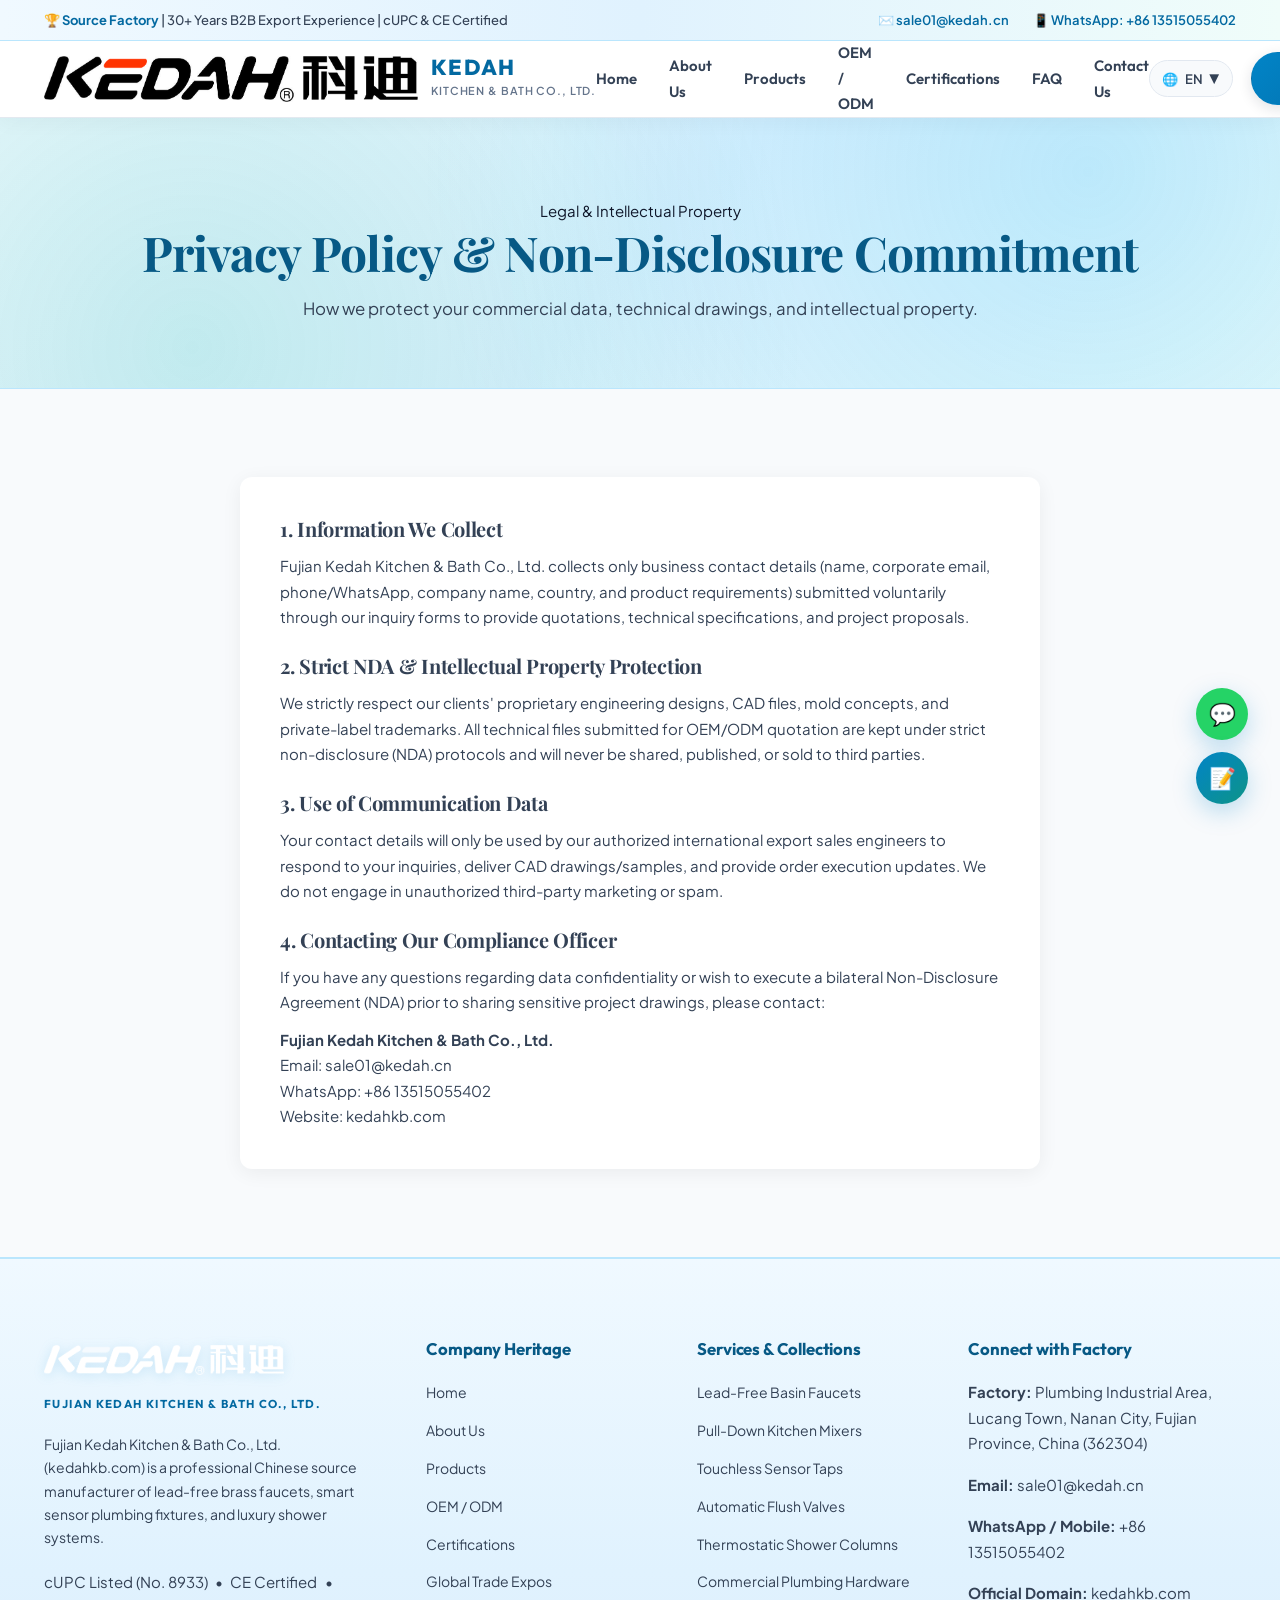
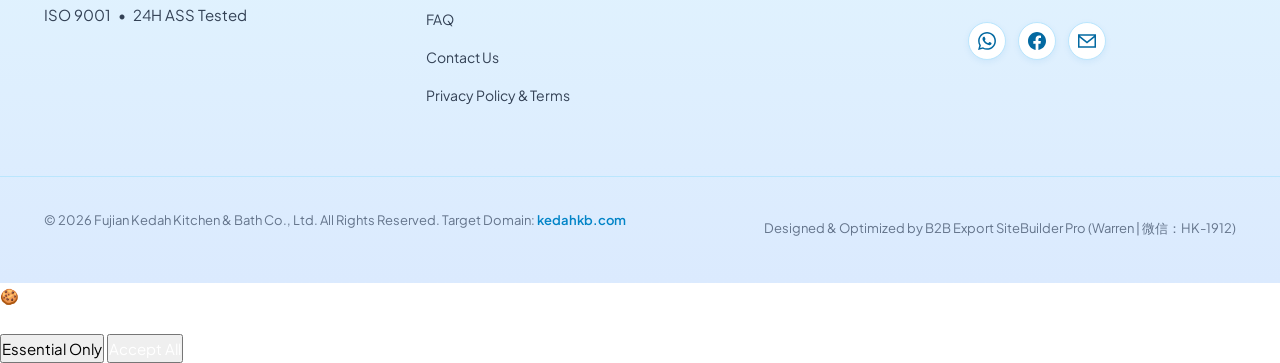
<file: privacy.html>
<!DOCTYPE html>
<html lang="en" dir="ltr">
<head>
  <meta charset="UTF-8">
  <meta name="viewport" content="width=device-width, initial-scale=1.0">
  <title>Privacy Policy & Terms | Fujian Kedah Kitchen & Bath Co., Ltd.</title>
  <meta name="description" content="Privacy Policy, Non-Disclosure Commitment, and Terms of Business for Fujian Kedah Kitchen & Bath Co., Ltd. (kedahkb.com).">
    <!-- Search Engine Robots Directive for Google & Global Crawlers -->
  <meta name="robots" content="index, follow, max-image-preview:large, max-snippet:-1, max-video-preview:-1">
  <meta name="googlebot" content="index, follow, max-snippet:-1, max-image-preview:large">
  <link rel="canonical" href="https://kedahkb.com/privacy.html">
  <link rel="preconnect" href="https://fonts.googleapis.com">
  <link rel="preconnect" href="https://fonts.googleapis.com">
  <link rel="preconnect" href="https://fonts.gstatic.com" crossorigin>
  <link href="https://fonts.googleapis.com/css2?family=Playfair+Display:ital,wght@0,500;0,600;0,700;0,800;1,600&family=Outfit:wght@400;500;600;700;800&family=Plus+Jakarta+Sans:wght@400;500;600;700&family=JetBrains+Mono:wght@400;600;700&display=swap" rel="stylesheet">
    <!-- Favicon Icons -->
  <link rel="icon" type="image/x-icon" href="favicon.ico">
  <link rel="icon" type="image/png" href="favicon.png">
  <link rel="apple-touch-icon" href="favicon.png">

  <!-- Open Graph / Social Sharing Meta -->
  <meta property="og:site_name" content="Fujian Kedah Kitchen &amp; Bath Co., Ltd.">
  <meta property="og:type" content="website">
  <meta property="og:url" content="https://kedahkb.com/">
  <meta property="og:title" content="Fujian Kedah Kitchen &amp; Bath Co., Ltd. | cUPC Certified Plumbing Manufacturer">
  <meta property="og:description" content="30+ Years OEM/ODM Manufacturer of Lead-Free Brass Faucets, Intelligent Sensor Taps &amp; Luxury Shower Systems in Lucang, Nanan. cUPC File No. 8933, CE certified, 24h ASS salt spray resistance.">
  <meta property="og:image" content="https://kedahkb.com/assets/images/factory/office-showroom.png">

  <!-- Twitter Card Meta -->
  <meta name="twitter:card" content="summary_large_image">
  <meta name="twitter:url" content="https://kedahkb.com/">
  <meta name="twitter:title" content="Fujian Kedah Kitchen &amp; Bath Co., Ltd. | cUPC Certified Plumbing Manufacturer">
  <meta name="twitter:description" content="30+ Years OEM/ODM Manufacturer of Lead-Free Brass Faucets, Intelligent Sensor Taps &amp; Luxury Shower Systems in Lucang, Nanan. cUPC File No. 8933, CE certified, 24h ASS salt spray resistance.">
  <meta name="twitter:image" content="https://kedahkb.com/assets/images/factory/office-showroom.png">
  <link rel="stylesheet" href="assets/css/styles.css">
</head>
<body>

  <!-- Top Bar -->
  <div class="top-bar">
    <div class="container top-bar-container">
      <div class="top-bar-left">
        <span>🏆 <strong>Source Factory</strong> | 30+ Years B2B Export Experience | cUPC & CE Certified</span>
      </div>
      <div class="top-bar-right">
        <a href="mailto:sale01@kedah.cn" class="contact-link">✉️ sale01@kedah.cn</a>
        <a href="https://wa.me/8613515055402?text=Hello%20Kedah%20Plumbing%2C%20I%20am%20inquiring%20about%20your%20cUPC%2FCE%20certified%20faucets%20and%20factory%20pricing." target="_blank" class="contact-link">📱 WhatsApp: +86 13515055402</a>
      </div>
    </div>
  </div>

  <!-- Header -->
  <header class="header">
    <div class="container nav-container">
      <a href="index.html" class="logo">
        <img loading="lazy" decoding="async" src="assets/images/logo/kedah-logo.jpg" alt="Fujian Kedah Kitchen & Bath Logo" class="logo-img">
        <div class="logo-text">
          <span class="brand-title">KEDAH</span>
          <span class="brand-sub">Kitchen & Bath Co., Ltd.</span>
        </div>
      </a>

      <nav class="nav-menu" id="navMenu">
        <a href="index.html" class="nav-link" data-i18n="nav.home">Home</a>
        <a href="about.html" class="nav-link" data-i18n="nav.about">About Us</a>
        <a href="products.html" class="nav-link" data-i18n="nav.products">Products</a>
        <a href="about.html#oem-section" class="nav-link" data-i18n="nav.oem">OEM/ODM</a>
        <a href="about.html#certifications" class="nav-link" data-i18n="nav.certs">Certifications</a>
        <a href="faq.html" class="nav-link" data-i18n="nav.faq">FAQ</a>
        <a href="contact.html" class="nav-link" data-i18n="nav.contact">Contact Us</a>
      </nav>

      <div class="nav-actions">
        <!-- Language Switcher -->
        <div class="lang-switcher">
          <button class="lang-btn" id="langBtn" type="button" onclick="toggleLangDropdown(event)" aria-label="Select Language">
            <span class="lang-icon">🌐</span>
            <span id="currentLangText">EN</span>
            <span class="arrow">▼</span>
          </button>
          <ul class="lang-dropdown" id="langDropdown" style="display: none;">
            <li><button type="button" onclick="switchLanguage('en', event)" class="lang-opt" data-lang="en">English (EN)</button></li>
            <li><button type="button" onclick="switchLanguage('es', event)" class="lang-opt" data-lang="es">Español (ES)</button></li>
            <li><button type="button" onclick="switchLanguage('th', event)" class="lang-opt" data-lang="th">ไทย (TH)</button></li>
            <li><button type="button" onclick="switchLanguage('ar', event)" class="lang-opt" data-lang="ar">العربية (AR)</button></li>
            <li><button type="button" onclick="switchLanguage('zh', event)" class="lang-opt" data-lang="zh">中文 (ZH)</button></li>
          </ul>
        </div>

        <button class="btn btn-primary rfq-trigger-btn" onclick="openRFQModal()" data-i18n="nav.rfq">Get a Fast Quote</button>
        <button class="mobile-toggle" id="mobileToggle" aria-label="Open Navigation Menu">
          <span></span><span></span><span></span>
        </button>
      </div>
    </div>
  </header>

  <!-- Page Banner -->
  <section class="page-banner">
    <div class="container text-center">
      <span class="badge-tag">Legal & Intellectual Property</span>
      <h1 class="page-title">Privacy Policy & Non-Disclosure Commitment</h1>
      <p class="page-subtitle">
        How we protect your commercial data, technical drawings, and intellectual property.
      </p>
    </div>
  </section>

  <!-- Content Section -->
  <section class="section bg-light">
    <div class="container" style="max-width: 800px; background: #fff; padding: 40px; border-radius: 12px; box-shadow: 0 4px 20px rgba(0,0,0,0.06);">
      
      <h2 style="font-size: 20px; font-weight: 700; margin-bottom: 12px; color: var(--color-slate-900);">1. Information We Collect</h2>
      <p style="color: var(--color-slate-600); line-height: 1.7; margin-bottom: 24px;">
        Fujian Kedah Kitchen & Bath Co., Ltd. collects only business contact details (name, corporate email, phone/WhatsApp, company name, country, and product requirements) submitted voluntarily through our inquiry forms to provide quotations, technical specifications, and project proposals.
      </p>

      <h2 style="font-size: 20px; font-weight: 700; margin-bottom: 12px; color: var(--color-slate-900);">2. Strict NDA & Intellectual Property Protection</h2>
      <p style="color: var(--color-slate-600); line-height: 1.7; margin-bottom: 24px;">
        We strictly respect our clients' proprietary engineering designs, CAD files, mold concepts, and private-label trademarks. All technical files submitted for OEM/ODM quotation are kept under strict non-disclosure (NDA) protocols and will never be shared, published, or sold to third parties.
      </p>

      <h2 style="font-size: 20px; font-weight: 700; margin-bottom: 12px; color: var(--color-slate-900);">3. Use of Communication Data</h2>
      <p style="color: var(--color-slate-600); line-height: 1.7; margin-bottom: 24px;">
        Your contact details will only be used by our authorized international export sales engineers to respond to your inquiries, deliver CAD drawings/samples, and provide order execution updates. We do not engage in unauthorized third-party marketing or spam.
      </p>

      <h2 style="font-size: 20px; font-weight: 700; margin-bottom: 12px; color: var(--color-slate-900);">4. Contacting Our Compliance Officer</h2>
      <p style="color: var(--color-slate-600); line-height: 1.7; margin-bottom: 12px;">
        If you have any questions regarding data confidentiality or wish to execute a bilateral Non-Disclosure Agreement (NDA) prior to sharing sensitive project drawings, please contact:
      </p>
      <p style="color: var(--color-slate-800); line-height: 1.7;">
        <strong>Fujian Kedah Kitchen & Bath Co., Ltd.</strong><br>
        Email: <a href="mailto:sale01@kedah.cn">sale01@kedah.cn</a><br>
        WhatsApp: <a href="https://wa.me/8613515055402?text=Hello%20Kedah%20Plumbing%2C%20I%20am%20inquiring%20about%20your%20cUPC%2FCE%20certified%20faucets%20and%20factory%20pricing.">+86 13515055402</a><br>
        Website: <a href="https://kedahkb.com">kedahkb.com</a>
      </p>

    </div>
  </section>

  <!-- Footer -->
  <footer class="footer">
    <div class="container footer-container">
      <div class="footer-col footer-about">
        <div class="footer-brand">
          <a href="index.html" class="footer-logo-link">
            <img loading="lazy" decoding="async" src="assets/images/logo/kedah-logo-white.png" alt="Fujian Kedah Kitchen &amp; Bath Co., Ltd." class="footer-logo-img">
          </a>
          <div class="footer-brand-title">FUJIAN KEDAH KITCHEN &amp; BATH CO., LTD.</div>
        </div>
        <p class="footer-desc" data-i18n="footer.desc">
          Fujian Kedah Kitchen & Bath Co., Ltd. (kedahkb.com) is a professional Chinese source manufacturer of lead-free brass faucets, smart sensor plumbing fixtures, and luxury shower systems. Delivering certified sanitary solutions to worldwide contractors and distributors.
        </p>
        <div class="footer-certs-mini">
          <span>cUPC Listed (No. 8933)</span> • <span>CE Certified</span> • <span>ISO 9001</span> • <span>24H ASS Tested</span>
        </div>
      </div>

      <div class="footer-col">
        <h4 class="footer-title" data-i18n="footer.quick_links">Quick Navigation</h4>
        <ul class="footer-links">
          <li><a href="index.html" data-i18n="nav.home">Home</a></li>
          <li><a href="about.html" data-i18n="nav.about">About Our Factory</a></li>
          <li><a href="products.html" data-i18n="nav.products">Products Catalog</a></li>
          <li><a href="about.html#oem-section" data-i18n="nav.oem">OEM/ODM Capabilities</a></li>
          <li><a href="about.html#certifications" data-i18n="nav.certs">Certificates & Testing</a></li>
          <li><a href="about.html#exhibitions">Global Trade Expos</a></li>
          <li><a href="faq.html" data-i18n="nav.faq">Frequently Asked Questions</a></li>
          <li><a href="contact.html" data-i18n="nav.contact">Contact Us</a></li>
          <li><a href="privacy.html">Privacy Policy & Terms</a></li>
        </ul>
      </div>

      <div class="footer-col">
        <h4 class="footer-title" data-i18n="footer.product_lines">Product Lines</h4>
        <ul class="footer-links">
          <li><a href="products.html?cat=basin">Lead-Free Basin Faucets</a></li>
          <li><a href="products.html?cat=kitchen">Pull-Down Kitchen Mixers</a></li>
          <li><a href="products.html?cat=sensor">Touchless Sensor Taps</a></li>
          <li><a href="products.html?cat=sensor">Automatic Flush Valves</a></li>
          <li><a href="products.html?cat=shower">Thermostatic Shower Columns</a></li>
          <li><a href="products.html?cat=shower">Commercial Plumbing Hardware</a></li>
        </ul>
      </div>

      <div class="footer-col footer-contact-col">
        <h4 class="footer-title" data-i18n="footer.contact_info">Factory Contact</h4>
        <p><strong>Factory:</strong> Plumbing Industrial Area, Lucang Town, Nanan City, Fujian Province, China (362304)</p>
        <p><strong>Email:</strong> <a href="mailto:sale01@kedah.cn">sale01@kedah.cn</a></p>
        <p><strong>WhatsApp / Mobile:</strong> <a href="https://wa.me/8613515055402?text=Hello%20Kedah%20Plumbing%2C%20I%20am%20inquiring%20about%20your%20cUPC%2FCE%20certified%20faucets%20and%20factory%20pricing.">+86 13515055402</a></p>
        <p><strong>Official Domain:</strong> <a href="https://kedahkb.com">kedahkb.com</a></p>
        <div class="social-links">
          <a href="https://wa.me/8613515055402?text=Hello%20Kedah%20Plumbing%2C%20I%20am%20inquiring%20about%20your%20cUPC%2FCE%20certified%20faucets%20and%20factory%20pricing." class="social-icon" target="_blank" rel="noopener noreferrer" title="WhatsApp Direct Chat" aria-label="WhatsApp">
            <svg width="18" height="18" viewBox="0 0 24 24" fill="currentColor"><path d="M.057 24l1.687-6.163c-1.041-1.804-1.588-3.849-1.587-5.946.003-6.556 5.338-11.891 11.893-11.891 3.181.001 6.167 1.24 8.413 3.488 2.245 2.248 3.481 5.236 3.48 8.414-.003 6.557-5.338 11.892-11.893 11.892-1.99-.001-3.951-.5-5.688-1.448l-6.305 1.654zm6.597-3.807c1.676.995 3.276 1.591 5.392 1.592 5.448 0 9.886-4.434 9.889-9.885.002-5.462-4.415-9.89-9.881-9.892-5.452 0-9.887 4.434-9.889 9.884-.001 2.225.651 3.891 1.746 5.634l-.999 3.648 3.742-.981zm11.387-5.464c-.074-.124-.272-.198-.57-.347-.297-.149-1.758-.868-2.031-.967-.272-.099-.47-.149-.669.149-.198.297-.768.967-.941 1.165-.173.198-.347.223-.644.074-.297-.149-1.255-.462-2.39-1.475-.883-.788-1.48-1.761-1.653-2.059-.173-.297-.018-.458.13-.606.134-.133.297-.347.446-.521.151-.172.2-.296.3-.495.099-.198.05-.372-.025-.521-.075-.148-.669-1.611-.916-2.206-.242-.579-.487-.501-.669-.51l-.57-.01c-.198 0-.52.074-.792.372s-1.04 1.016-1.04 2.479 1.065 2.876 1.213 3.074c.149.198 2.095 3.2 5.076 4.487.709.306 1.263.489 1.694.626.712.226 1.36.194 1.872.118.571-.085 1.758-.719 2.006-1.413.248-.695.248-1.29.173-1.414z"/></svg>
          </a>
          <a href="https://www.facebook.com/share/r/1EBMTs3Uxc/" class="social-icon" target="_blank" rel="noopener noreferrer" title="Official Facebook Page" aria-label="Facebook">
            <svg width="18" height="18" viewBox="0 0 24 24" fill="currentColor"><path d="M24 12.073c0-6.627-5.373-12-12-12s-12 5.373-12 12c0 5.99 4.388 10.954 10.125 11.854v-8.385H7.078v-3.47h3.047V9.43c0-3.007 1.792-4.669 4.533-4.669 1.312 0 2.686.235 2.686.235v2.953H15.83c-1.491 0-1.956.925-1.956 1.874v2.25h3.328l-.532 3.47h-2.796v8.385C19.612 23.027 24 18.062 24 12.073z"/></svg>
          </a>
          <a href="mailto:sale01@kedah.cn" class="social-icon" title="Email Us Directly" aria-label="Email">
            <svg width="18" height="18" viewBox="0 0 24 24" fill="currentColor"><path d="M0 3v18h24v-18h-24zm21.518 2l-9.518 7.713-9.518-7.713h19.036zm-19.518 14v-11.817l10 8.104 10-8.104v11.817h-20z"/></svg>
          </a>
        </div>
      </div>
    </div>

    <div class="footer-bottom">
      <div class="container footer-bottom-container">
        <p>&copy; 2026 Fujian Kedah Kitchen & Bath Co., Ltd. All Rights Reserved. Target Domain: <a href="https://kedahkb.com" class="text-gold">kedahkb.com</a></p>
        <p class="text-muted">Designed & Optimized by B2B Export SiteBuilder Pro (Warren | 微信：HK-1912)</p>
      </div>
    </div>
  </footer>

  <!-- Floating Quick Contact & Back to Top Widget -->
  <div class="floating-widget">
    <a href="https://wa.me/8613515055402?text=Hello%20Kedah%20Plumbing%2C%20I%20am%20inquiring%20about%20your%20cUPC%2FCE%20certified%20faucets%20and%20factory%20pricing." target="_blank" class="float-btn float-whatsapp" aria-label="Chat on WhatsApp">
      <span>💬</span>
      <span class="float-tooltip">Chat with Us on WhatsApp</span>
    </a>
    <button class="float-btn float-rfq" onclick="openRFQModal()" aria-label="Quick RFQ">
      <span>📝</span>
      <span class="float-tooltip">Quick RFQ Inquiry</span>
    </button>
    <button class="float-btn float-top" id="backToTopBtn" onclick="scrollToTop()" aria-label="Back to Top">
      <span>▲</span>
    </button>
  </div>

  <!-- Interactive RFQ Modal Popup -->
  <div class="modal-overlay" id="rfqModalOverlay">
    <div class="modal-card">
      <button class="modal-close" onclick="closeRFQModal()" aria-label="Close Modal">&times;</button>
      <div class="modal-header">
        <h3 id="modalTitle">Request Fast Factory Quotation</h3>
        <p>Get direct pricing, technical datasheets, and MOQ details within 24 hours.</p>
      </div>
      <form id="modalInquiryForm" onsubmit="handleInquirySubmit(event)">
        <div class="form-group">
          <label>Full Name *</label>
          <input type="text" required placeholder="Your Name" class="form-control">
        </div>
        <div class="form-row">
          <div class="form-group">
            <label>Business Email *</label>
            <input type="email" required placeholder="email@company.com" class="form-control">
          </div>
          <div class="form-group">
            <label>WhatsApp / Phone</label>
            <input type="text" placeholder="+1 / +34 / +966..." class="form-control">
          </div>
        </div>
        <div class="form-group">
          <label>Interested Product / Category *</label>
          <input type="text" id="modalProductInput" value="General Inquiry" class="form-control">
        </div>
        <div class="form-group">
          <label>Detailed Specifications / Quantities / Requirements *</label>
          <textarea rows="3" required placeholder="Please provide target quantity, surface finish, certification needs, or project timeline..." class="form-control"></textarea>
        </div>
        <button type="submit" class="btn btn-gold btn-block btn-lg">Submit Factory RFQ</button>
      </form>
    </div>
  </div>

  <!-- Client-side Scripts -->
  <script src="assets/js/script.js?v=20261023_v1"></script>
</body>
</html>
</file>
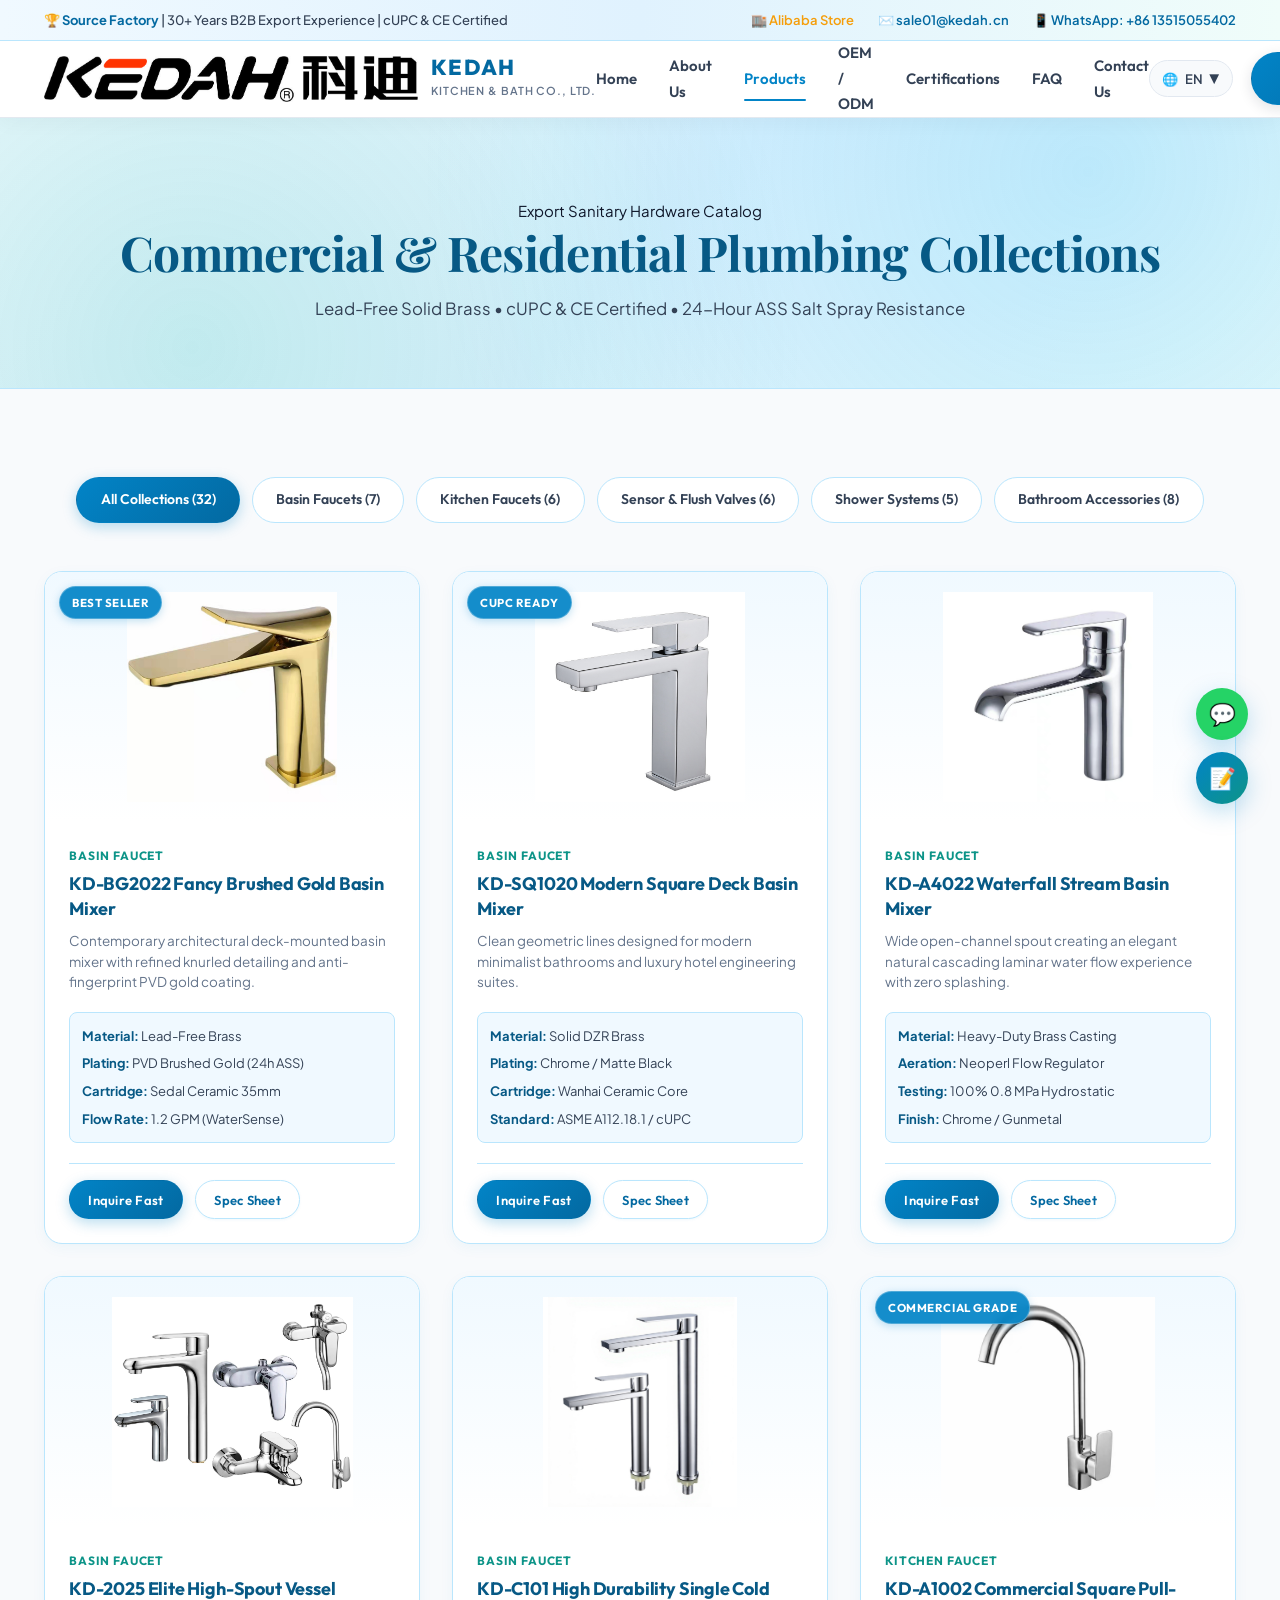
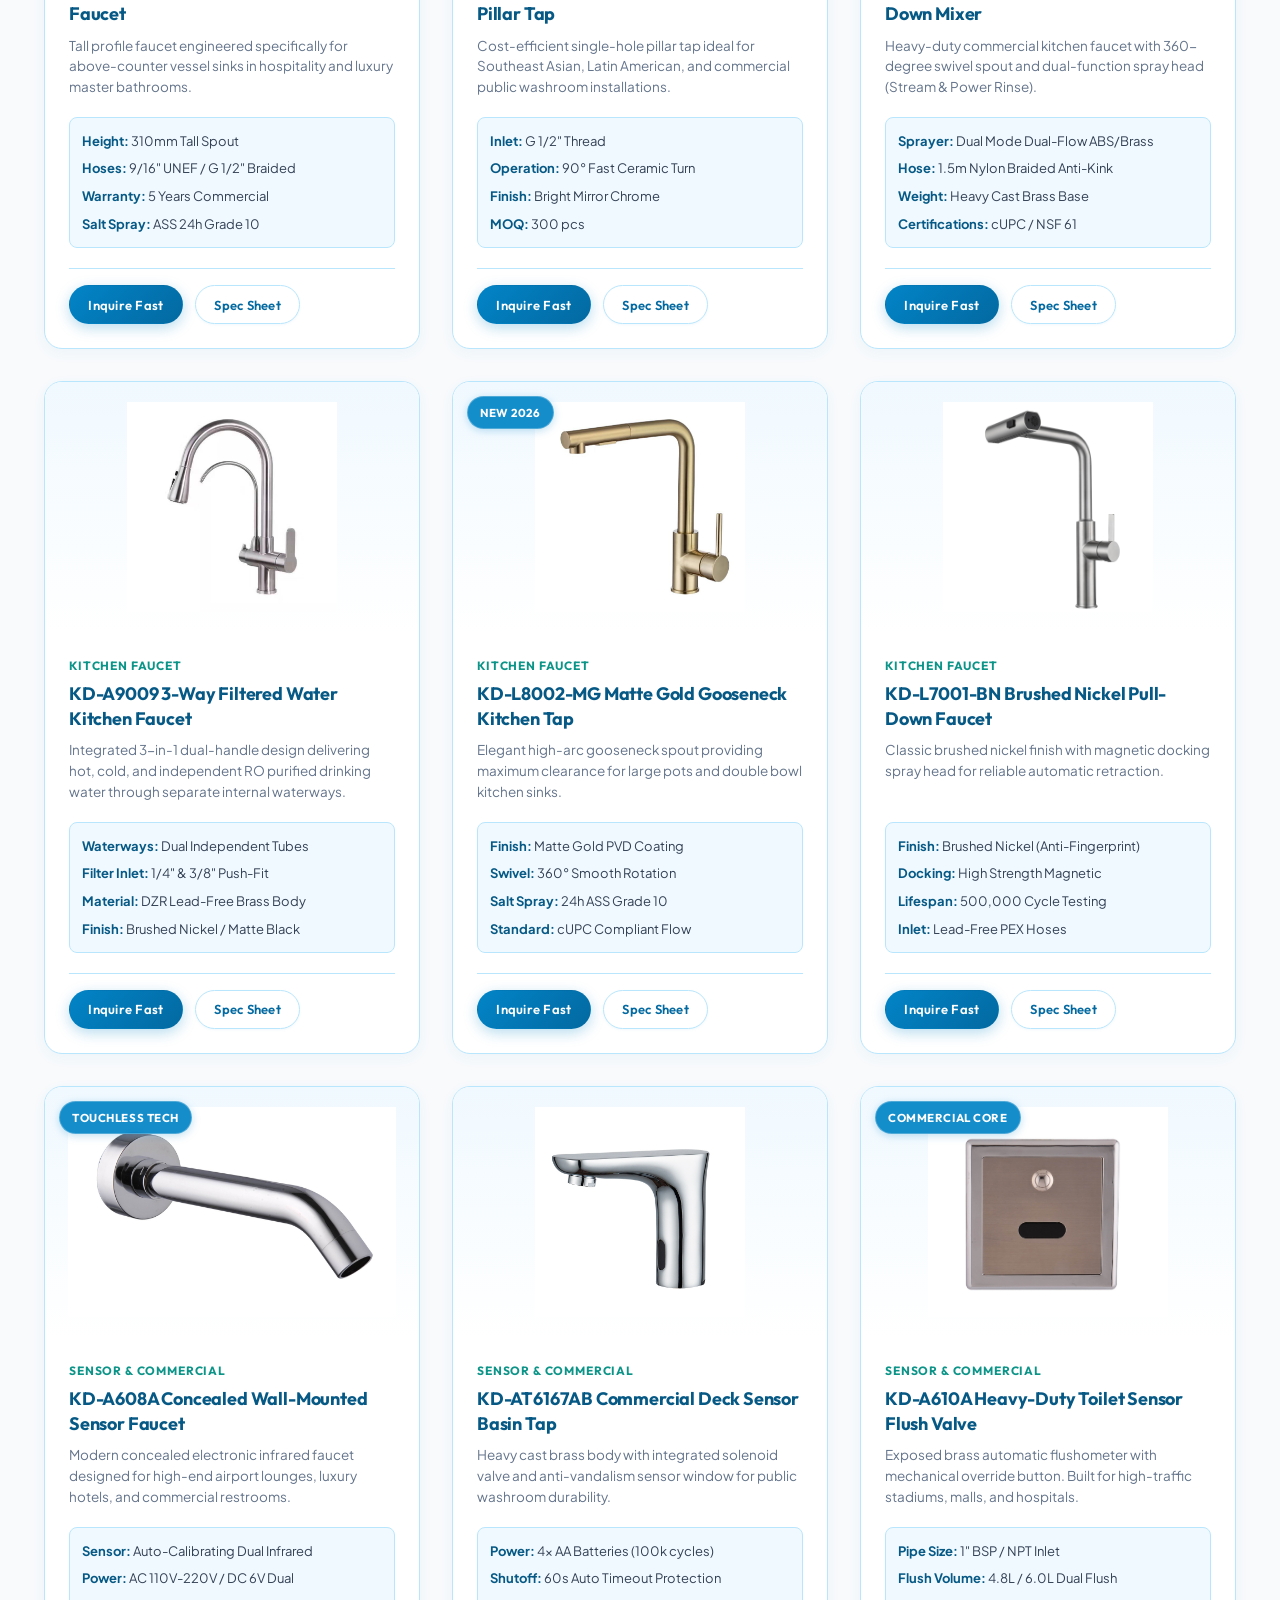
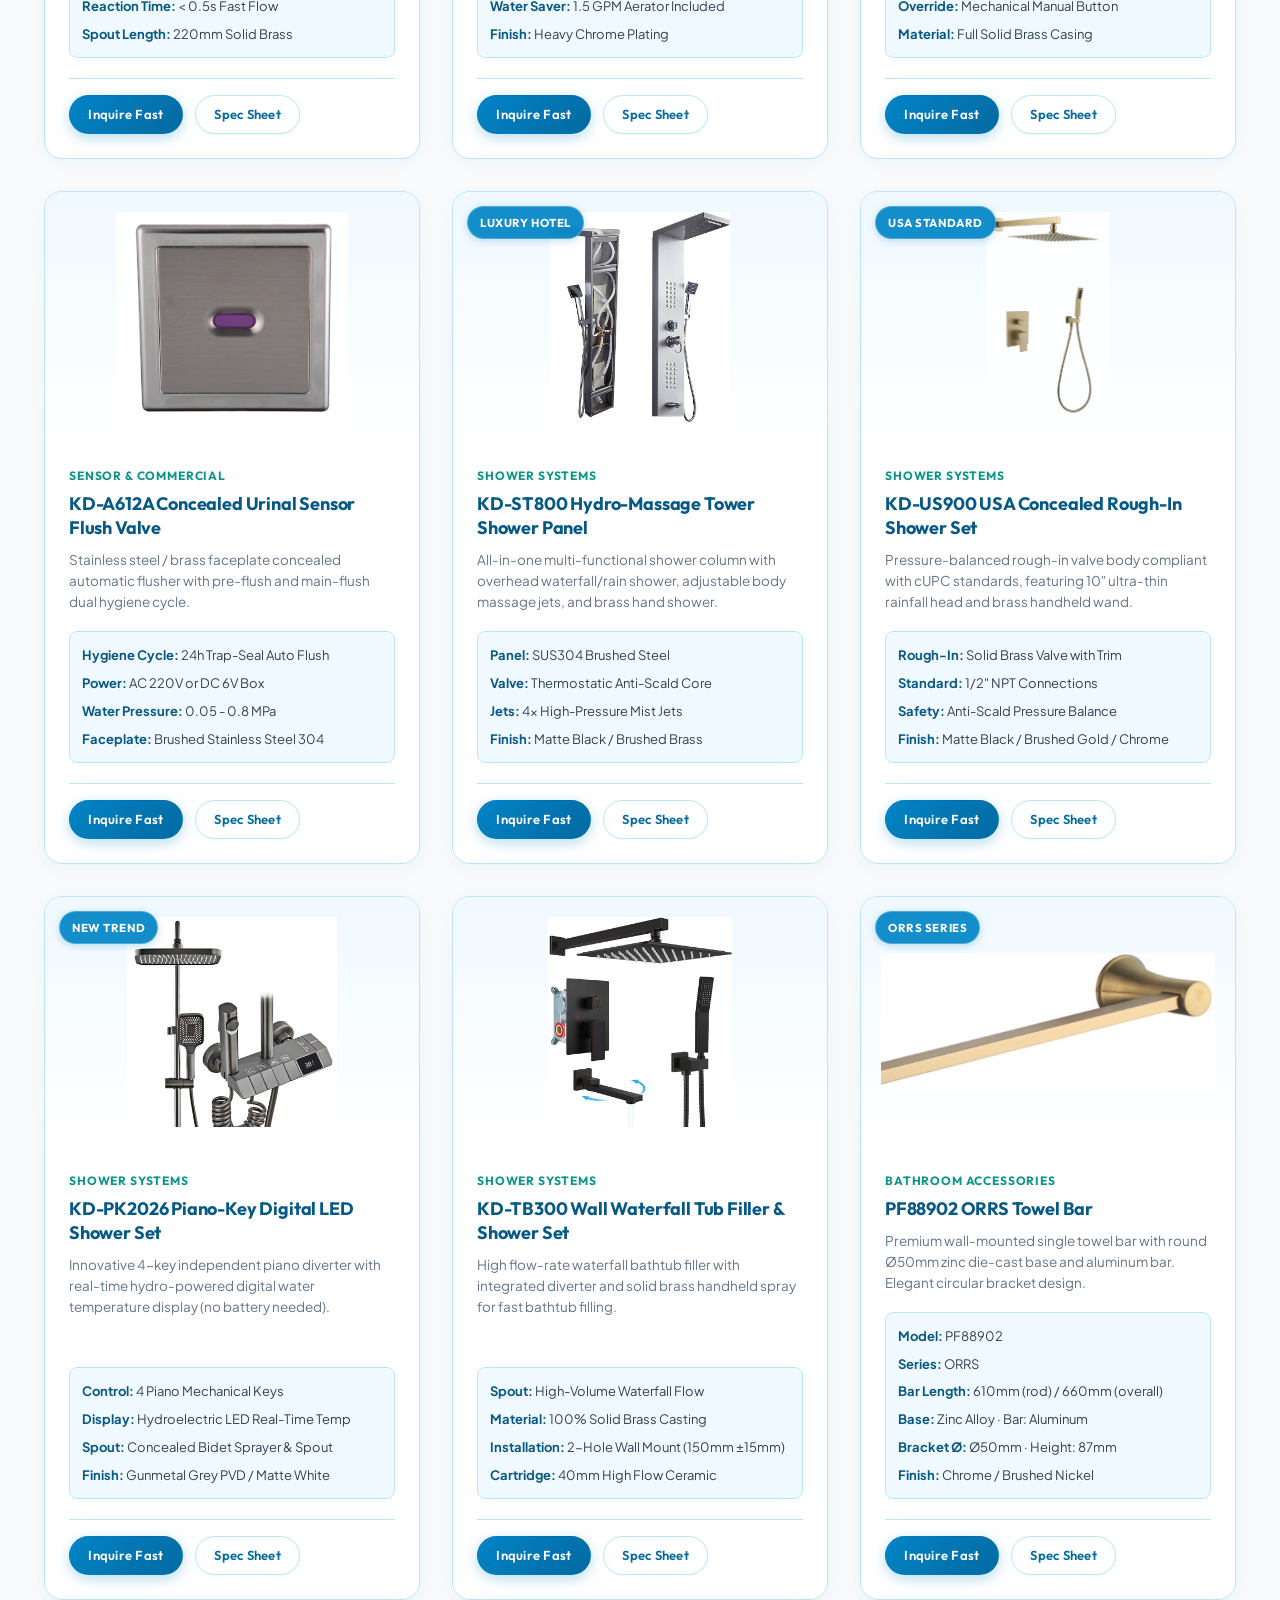
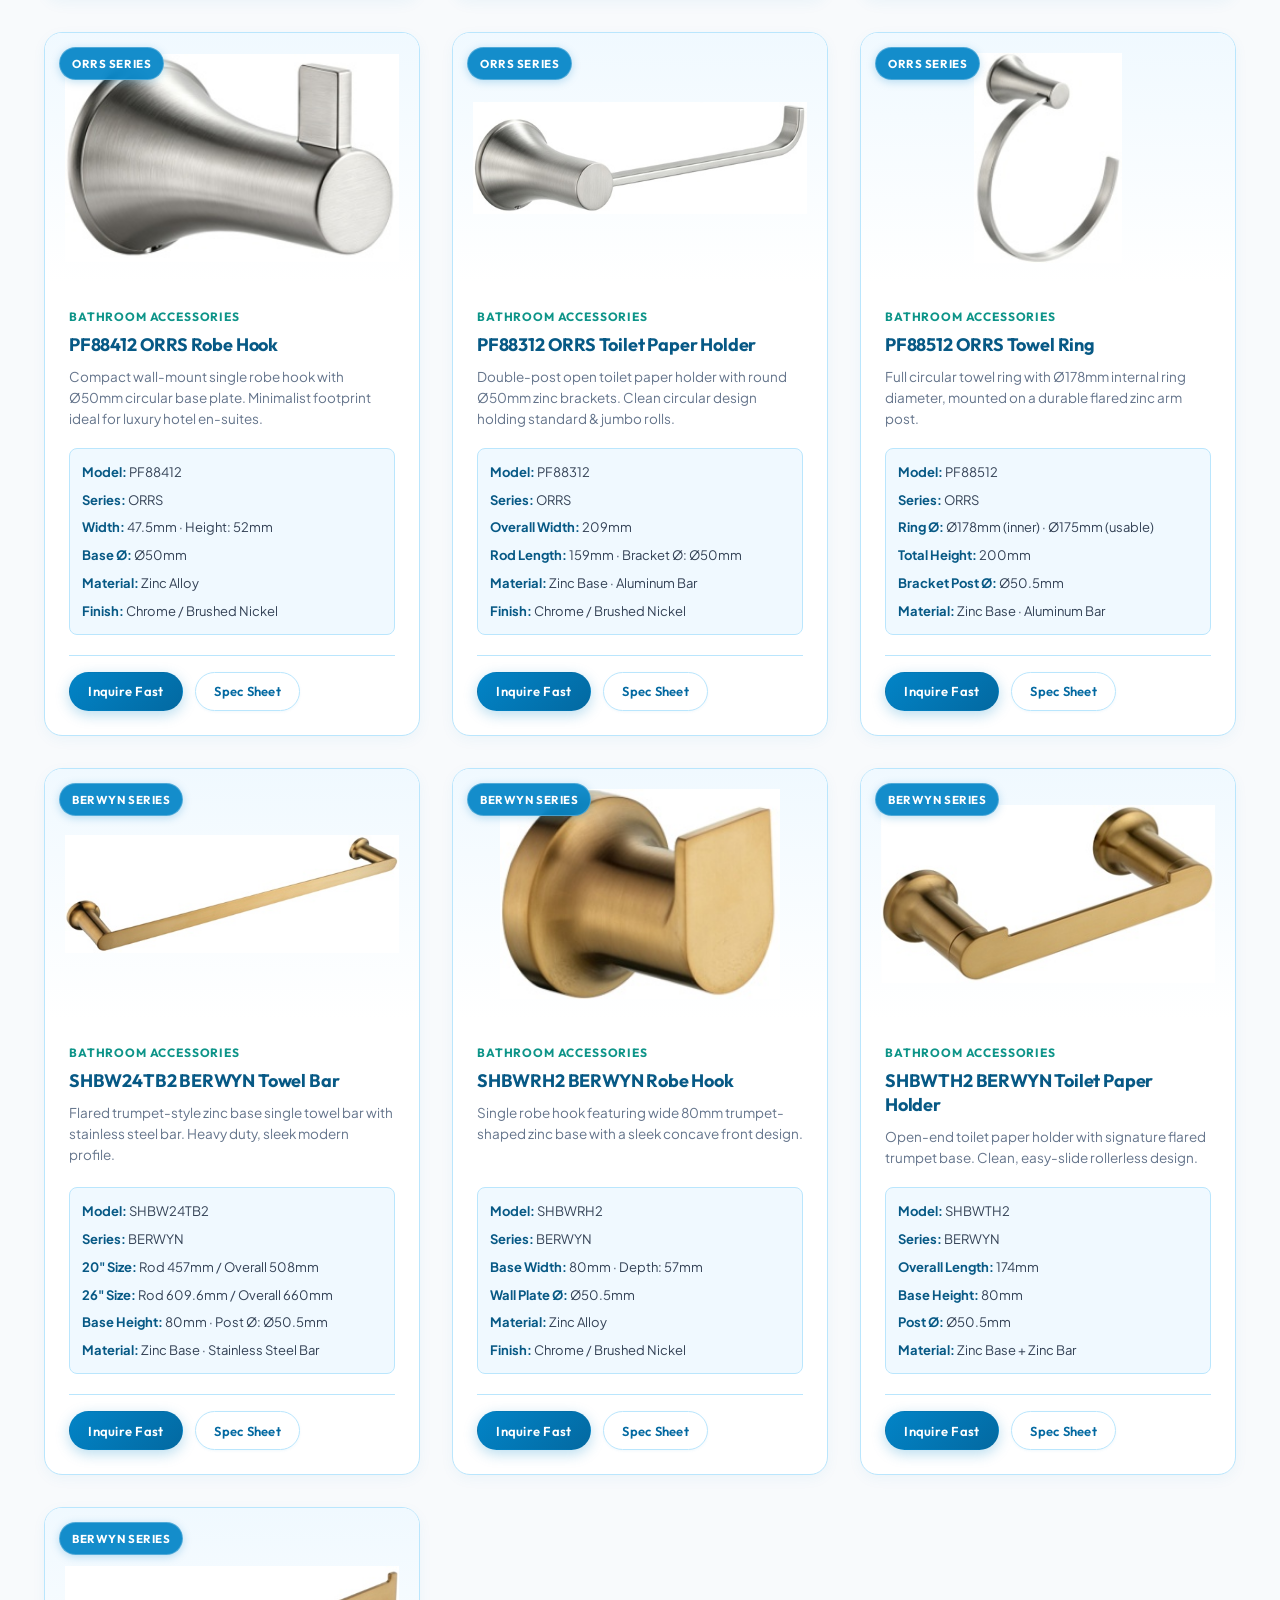
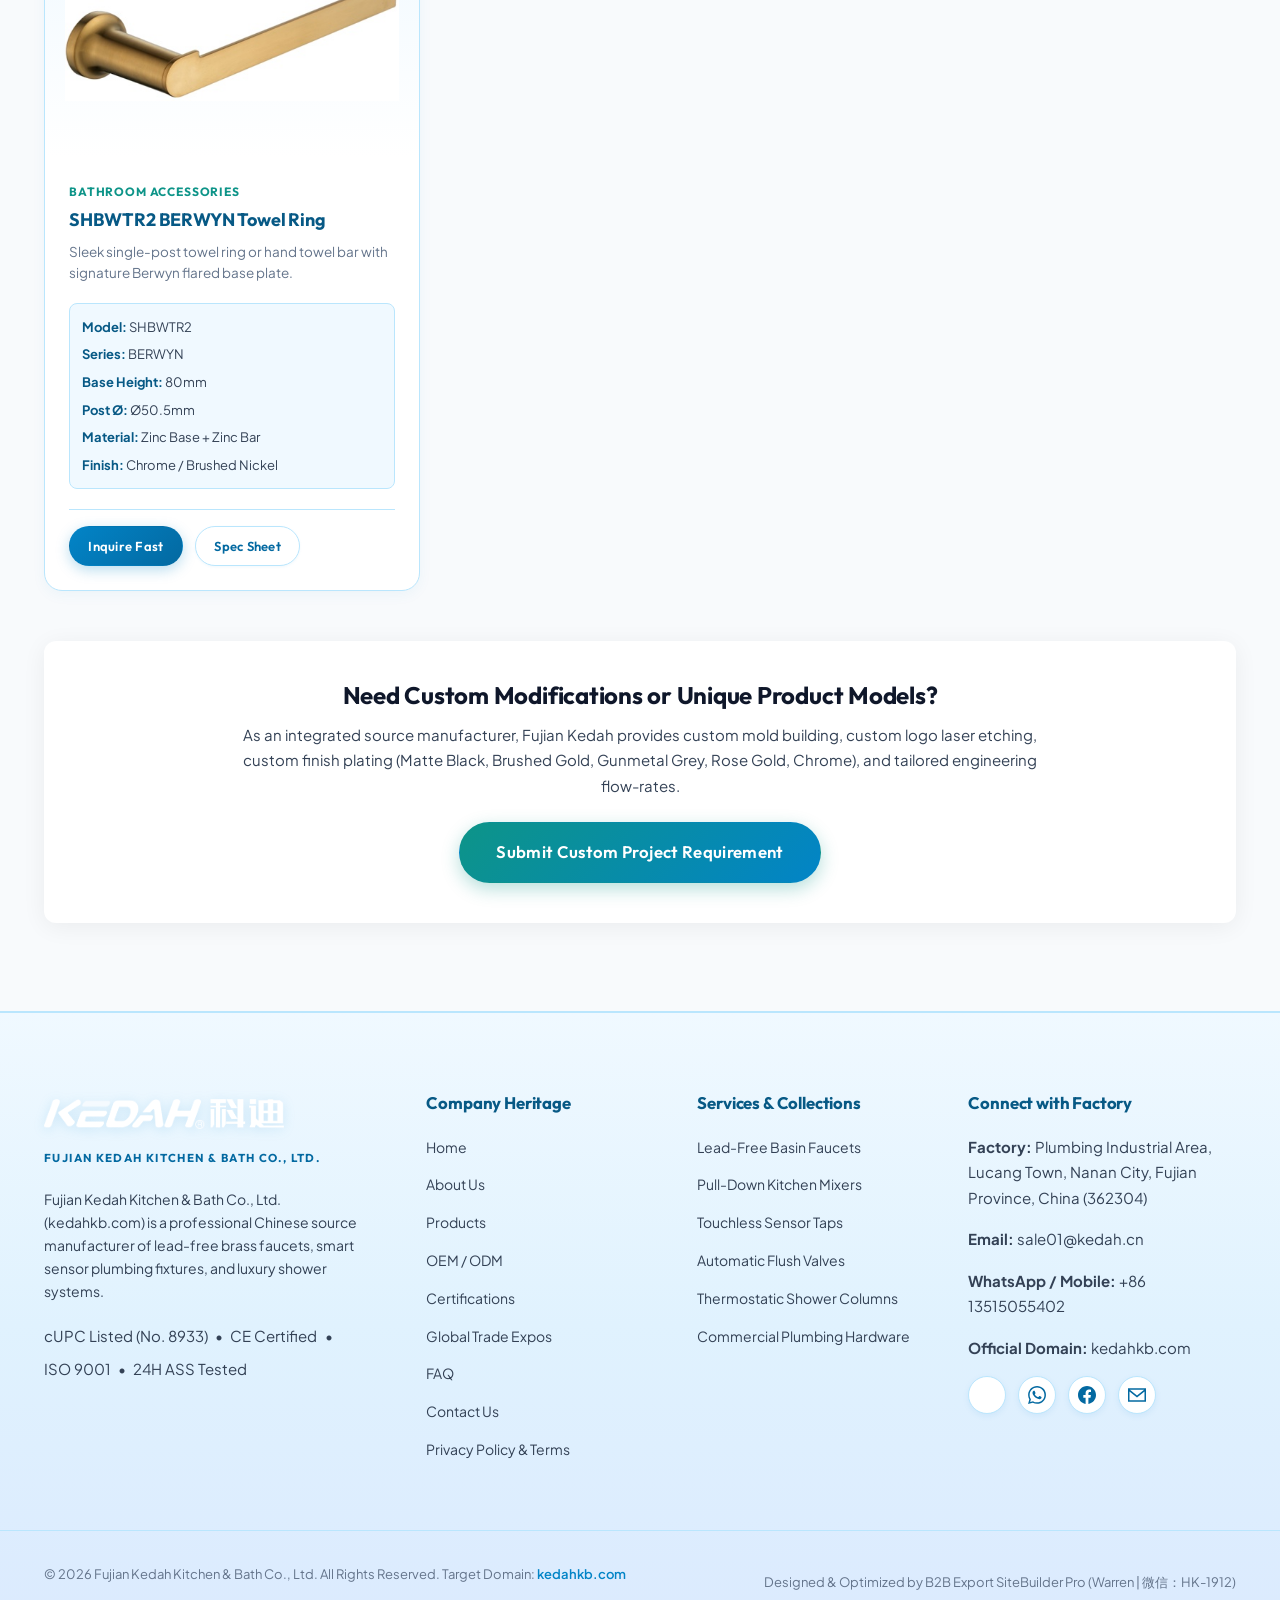
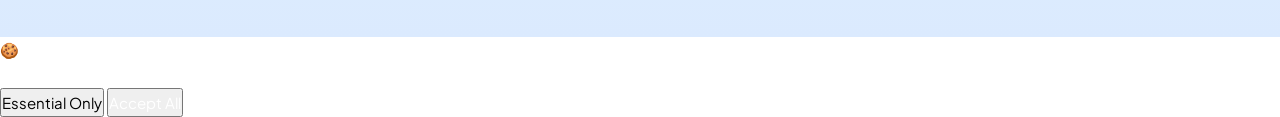
<file: products.html>
<!DOCTYPE html>
<html lang="en" dir="ltr">
<head>
  <meta charset="UTF-8">
  <meta name="viewport" content="width=device-width, initial-scale=1.0">
  <title>Product Catalog | Lead-Free Brass Faucets, Sensor Taps & Shower Systems - Kedah</title>
  <meta name="description" content="Explore Fujian Kedah's full sanitary ware export catalog: cUPC certified basin faucets, pull-down kitchen mixers, touchless smart sensor taps, and luxury thermostatic shower sets. Factory direct OEM/ODM.">
    <!-- Search Engine Robots Directive for Google & Global Crawlers -->
  <meta name="robots" content="index, follow, max-image-preview:large, max-snippet:-1, max-video-preview:-1">
  <meta name="googlebot" content="index, follow, max-snippet:-1, max-image-preview:large">
  <link rel="canonical" href="https://kedahkb.com/products.html">
  <link rel="preconnect" href="https://fonts.googleapis.com">
  <link rel="preconnect" href="https://fonts.gstatic.com" crossorigin>
  <link href="https://fonts.googleapis.com/css2?family=Playfair+Display:ital,wght@0,500;0,600;0,700;0,800;1,600&family=Outfit:wght@400;500;600;700;800&family=Plus+Jakarta+Sans:wght@400;500;600;700&family=JetBrains+Mono:wght@400;600;700&display=swap" rel="stylesheet">
    <!-- Favicon Icons -->
  <link rel="icon" type="image/x-icon" href="favicon.ico">
  <link rel="icon" type="image/png" href="favicon.png">
  <link rel="apple-touch-icon" href="favicon.png">

  <!-- Open Graph / Social Sharing Meta -->
  <meta property="og:site_name" content="Fujian Kedah Kitchen &amp; Bath Co., Ltd.">
  <meta property="og:type" content="website">
  <meta property="og:url" content="https://kedahkb.com/products.html">
  <meta property="og:title" content="Fujian Kedah Kitchen &amp; Bath Co., Ltd. | cUPC Certified Plumbing Manufacturer">
  <meta property="og:description" content="30+ Years OEM/ODM Manufacturer of Lead-Free Brass Faucets, Intelligent Sensor Taps &amp; Luxury Shower Systems in Lucang, Nanan. cUPC File No. 8933, CE certified, 24h ASS salt spray resistance.">
  <meta property="og:image" content="https://kedahkb.com/assets/images/factory/office-showroom.png">

  <!-- Twitter Card Meta -->
  <meta name="twitter:card" content="summary_large_image">
  <meta name="twitter:url" content="https://kedahkb.com/products.html">
  <meta name="twitter:title" content="Fujian Kedah Kitchen &amp; Bath Co., Ltd. | cUPC Certified Plumbing Manufacturer">
  <meta name="twitter:description" content="30+ Years OEM/ODM Manufacturer of Lead-Free Brass Faucets, Intelligent Sensor Taps &amp; Luxury Shower Systems in Lucang, Nanan. cUPC File No. 8933, CE certified, 24h ASS salt spray resistance.">
  <meta name="twitter:image" content="https://kedahkb.com/assets/images/factory/office-showroom.png">
  <link rel="stylesheet" href="assets/css/styles.css">
  <!-- Geotargeting & Regional Entity Tags (GEO & Local SEO) -->
  <meta name="geo.region" content="CN-FJ">
  <meta name="geo.placename" content="Nanan, Quanzhou, Fujian">
  <meta name="geo.position" content="24.9608;118.3847">
  <meta name="ICBM" content="24.9608, 118.3847">

  <!-- Products Catalog & ItemList Structured Data (SEO & GEO) -->
  <script type="application/ld+json">
  {
    "@context": "https://schema.org",
    "@graph": [
      {
        "@type": "BreadcrumbList",
        "itemListElement": [
          {
            "@type": "ListItem",
            "position": 1,
            "name": "Home",
            "item": "https://kedahkb.com/"
          },
          {
            "@type": "ListItem",
            "position": 2,
            "name": "Products",
            "item": "https://kedahkb.com/products.html"
          }
        ]
      },
      {
        "@type": "ItemList",
        "name": "Fujian Kedah Sanitary Ware Export Catalog",
        "description": "cUPC & CE certified lead-free brass faucets, commercial kitchen taps, smart sensor valves, and luxury shower systems.",
        "numberOfItems": 4,
        "itemListElement": [
          {
            "@type": "Product",
            "name": "KD-BG2022 Fancy Knurled Brushed Gold Basin Mixer",
            "image": "https://kedahkb.com/assets/images/products/basin/2022%20fancy%20gold%20basin%20faucet.jpg",
            "description": "Solid lead-free DZR brass basin faucet with Sedal 35mm ceramic cartridge and 24H ASS Grade 10 finish. cUPC & CE compliant.",
            "brand": { "@type": "Brand", "name": "Kedah" },
            "manufacturer": { "@type": "Organization", "name": "Fujian Kedah Kitchen & Bath Co., Ltd." },
            "material": "DZR Lead-Free Brass",
            "offers": {
              "@type": "AggregateOffer",
              "priceCurrency": "USD",
              "lowPrice": "14.50",
              "highPrice": "18.80",
              "offerCount": "200",
              "availability": "https://schema.org/InStock"
            }
          },
          {
            "@type": "Product",
            "name": "KD-A1002 Commercial Pull-Down Kitchen Mixer",
            "image": "https://kedahkb.com/assets/images/products/kitchen/KD-A1002%20Square%20kitchen%20Faucet.jpg",
            "description": "Commercial dual-spray pull-down kitchen tap with 360-degree swivel spout, anti-kink hose, and cUPC / ASME A112.18.1 certification.",
            "brand": { "@type": "Brand", "name": "Kedah" },
            "manufacturer": { "@type": "Organization", "name": "Fujian Kedah Kitchen & Bath Co., Ltd." },
            "material": "Lead-Free Brass",
            "offers": {
              "@type": "AggregateOffer",
              "priceCurrency": "USD",
              "lowPrice": "18.90",
              "highPrice": "24.50",
              "offerCount": "150",
              "availability": "https://schema.org/InStock"
            }
          },
          {
            "@type": "Product",
            "name": "KD-A608A Wall-Mounted Touchless Sensor Faucet",
            "image": "https://kedahkb.com/assets/images/products/sensor/KD-A608A%20Wall%20mounted%20sensor%20faucet.jpg",
            "description": "Intelligent infrared sensor faucet with concealed control box, dual AC/DC power supply, and ADA compliant commercial automation.",
            "brand": { "@type": "Brand", "name": "Kedah" },
            "manufacturer": { "@type": "Organization", "name": "Fujian Kedah Kitchen & Bath Co., Ltd." },
            "material": "Heavy Brass Casting",
            "offers": {
              "@type": "AggregateOffer",
              "priceCurrency": "USD",
              "lowPrice": "24.00",
              "highPrice": "32.00",
              "offerCount": "100",
              "availability": "https://schema.org/InStock"
            }
          },
          {
            "@type": "Product",
            "name": "KD-S8005 Thermostatic Rainfall Luxury Shower System",
            "image": "https://kedahkb.com/assets/images/products/shower/thermostat%20shower%20system.jpg",
            "description": "Constant 38°C anti-scald thermostatic valve shower set with 300mm ultra-thin rain head, brass diverter, and EN 1111 conformity.",
            "brand": { "@type": "Brand", "name": "Kedah" },
            "manufacturer": { "@type": "Organization", "name": "Fujian Kedah Kitchen & Bath Co., Ltd." },
            "material": "Solid Brass & Stainless Steel 304",
            "offers": {
              "@type": "AggregateOffer",
              "priceCurrency": "USD",
              "lowPrice": "39.00",
              "highPrice": "55.00",
              "offerCount": "100",
              "availability": "https://schema.org/InStock"
            }
          }
        ]
      }
    ]
  }
  </script>
  <!-- Inline Instant Multi-Language Engine (Immune to Browser Cache) -->
  <script>
    (function() {
      const i18n = {
  en: {
    'about.banner_tag': 'Corporate Profile & Manufacturing Strength',
    'about.page_title': 'About Fujian Kedah Kitchen & Bath Co., Ltd.',
    'about.page_subtitle': '30+ Years of Precision Sanitary Ware Manufacturing in China\'s Plumbing Capital (Lucang, Nanan)',
    'about.story_tag': 'Our Heritage & Capability',
    'about.story_title': 'A Proven Global Partner in Commercial & Residential Sanitary Hardware',
    'about.p1': 'Fujian Kedah Kitchen & Bath Co., Ltd. (kedahkb.com) is located in the heart of China’s renowned Plumbing Industrial Area in Lucang Town, Nanan City, Fujian Province. With over 30 years of specialized manufacturing experience, Kedah has grown into a modern, integrated sanitary enterprise spanning over 50,000 square meters of specialized production facilities.',
    'about.p2': 'We specialize in the research, design, casting, machining, surface finishing, and assembly of premium lead-free brass faucets, intelligent touchless sensor taps, commercial flush valves, and luxury thermostatic shower systems.',
    'about.p3': 'As an ISO 9001:2015 certified manufacturer with North American IAPMO cUPC listing (File No. 8933) and European CE conformity, we are the trusted supply chain partner for leading plumbing brands, engineering contractors, real estate developers, and wholesale distributors across the USA, Canada, Spain, Saudi Arabia, Colombia, and Thailand.',
    'about.stat_qa': 'In-House Quality Testing',
    'about.stat_plating': '24H ASS Plating Standard',
    'about.stat_cycles': 'Cartridge Lifespan Cycles',
    'about.comp_tag': 'Direct Factory Advantage',
    'about.comp_title': 'Direct Source Manufacturer vs. Trading Intermediary',
    'about.comp_desc': 'Compare the engineering, compliance, and cost advantages of sourcing directly from Fujian Kedah\'s 50,000+ m² production facility in Lucang, Nanan.',
    'oem.phase1_title': 'Concept & 3D CAD Design',
    'oem.phase1_desc': 'Share your drawings, 2D/3D CAD files (STEP, IGES), or reference samples. Our engineers optimize mold structural integrity and internal waterways.',
    'oem.phase2_title': 'Rapid 3D Prototyping',
    'oem.phase2_desc': 'Quick SLA/CNC rapid prototyping delivered within 5-7 days for physical touch, ergonomics verification, and client aesthetic approval.',
    'oem.phase3_title': 'Precision Tooling & Gravity Molds',
    'oem.phase3_desc': 'In-house tooling department fabricating steel gravity casting molds and stamping dies within 15-20 days with 0.01mm CNC precision.',
    'oem.phase4_title': 'Mass Production & Global Logistics',
    'oem.phase4_desc': 'Automated casting, robotic polishing, 24H ASS plating, 100% dual testing, and multi-lingual master packaging shipped via Xiamen Port.',
    'faq.banner_tag': 'Procurement & Engineering Inquiries',
    'faq.page_title': 'Frequently Asked Questions (B2B FAQ)',
    'faq.page_subtitle': 'Everything you need to know about our certifications, lead times, MOQ, quality testing, and OEM workflows.',
    'faq.cat1_title': '1. Certifications & Quality Standards',
    'faq.q1': 'Are Fujian Kedah faucets cUPC certified for the North American market?',
    'faq.a1': 'Yes, absolutely. Fujian Kedah holds official IAPMO cUPC listing under File No. 8933, conforming to ASME A112.18.1 / CSA B125.1 standards and NSF/ANSI 61 lead-free drinking water requirements. We provide complete certificate documentation for your customs clearance and engineering submittals in the USA and Canada.',
    'faq.q2': 'What is the significance of the 24-Hour ASS Salt Spray Test?',
    'faq.a2': 'ASS (Acetic Acid Salt Spray) is an accelerated corrosion test that is significantly harsher than conventional Neutral Salt Spray (NSS). A 24-hour ASS test with a Grade 10 rating is equivalent to over 10 years of intensive daily exposure in high-humidity or coastal marine environments, guaranteeing zero peeling, blistering, or tarnishing.',
    'faq.q3': 'How do you guarantee 100% zero-leakage before container loading?',
    'faq.a3': 'Every single assembled faucet undergoes dual-stage pressure testing on specialized testing rigs: 0.8 MPa (8 bar) hydrostatic water pressure test and 0.6 MPa (6 bar) pneumatic air test. Units with any pressure drop are automatically rejected by our QA system.',
    'faq.cat2_title': '2. Ordering, MOQ & Lead Times',
    'faq.q4': 'What is your Minimum Order Quantity (MOQ)?',
    'faq.a4': 'Our standard production MOQ is 100 to 200 pieces per SKU for standard chrome or matte black finishes. For special PVD finishes (Brushed Gold, Gunmetal Grey) or project trials, we offer flexible low MOQs to support contractor sampling. Mixed SKU container orders are warmly welcomed.',
    'faq.q5': 'What is the lead time for sample requests and container orders?',
    'faq.a5': 'Sample orders: 5–10 business days. Mass production (FCL container): 25–35 calendar days upon receipt of initial deposit and packaging artwork sign-off.',
    'faq.q6': 'Can I request physical product samples before placing a bulk order?',
    'faq.a6': 'Yes. We provide sample units sent via DHL, FedEx, or UPS express. Sample fees can be credited and deducted from your subsequent mass production container order.',
    'faq.cat3_title': '3. OEM/ODM Customization & Engineering Support',
    'faq.q7': 'Can you laser engrave our brand logo and provide customized packaging?',
    'faq.a7': 'Yes. We offer high-precision fiber laser logo marking on faucet bodies, handles, and faceplates at no extra charge. We also customize full-color retail boxes, foam inner trays, installation instruction manuals, and barcode master cartons based on your artwork templates.',
    'faq.q8': 'Can you develop custom molds according to our 3D CAD drawings?',
    'faq.a8': 'Yes. Our in-house mold engineering department can develop new gravity casting steel molds or stamping dies within 15–20 days. We provide rapid 3D printed prototypes first for client physical approval before tooling creation.',
    'faq.q9': 'What warranty policy do you provide for commercial projects?',
    'faq.a9': 'We provide a 5-year commercial warranty on all solid brass faucet bodies and ceramic cartridges. We also include complimentary 1%–2% spare parts (cartridges, O-rings, mounting hardware, aerators) inside container shipments for convenient on-site maintenance.',
    'faq.cat4_title': '4. Payment Terms, Shipping & Port of Loading',
    'faq.q10': 'What are your standard payment terms?',
    'faq.a10': 'Our standard terms are T/T 30% deposit upon order confirmation and 70% balance before shipment or against Bill of Lading (B/L) copy. Irrevocable Letter of Credit (L/C at sight) is accepted for large institutional government or engineering project orders.',
    'faq.q11': 'Which shipping port do you ship from?',
    'faq.a11': 'We primarily ship from Xiamen Port (Fujian, China), which is located just 1.5 hours by highway from our factory in Nanan, offering direct container sailings to major ports in North America, Europe, the Middle East, and Southeast Asia.',
    'products.banner_tag': 'Export Sanitary Hardware Catalog',
    'products.page_title': 'Commercial & Residential Plumbing Collections',
    'products.page_subtitle': 'Lead-Free Solid Brass • cUPC & CE Certified • 24-Hour ASS Salt Spray Resistance',
    'products.tab_all': 'All Collections (32)',
    'products.tab_basin': 'Basin Faucets (7)',
    'products.tab_accessories': 'Bathroom Accessories (8)',
    'products.tab_kitchen': 'Kitchen Faucets (6)',
    'products.tab_sensor': 'Sensor & Flush Valves (6)',
    'products.tab_shower': 'Shower Systems (5)',
    'products.inquire_btn': 'Inquire Fast',
    'products.spec_btn': 'Spec Sheet',
    'services.tag': "CORE PRODUCT SERVICES",
    'services.title': "Precision Manufacturing for Global Plumbing Contractors",
    'services.lead': "From residential luxury developments in North America and Spain to high-traffic commercial installations in Saudi Arabia and resorts in Thailand, Fujian Kedah delivers certified plumbing solutions with zero middleman markups.",
    'products.tag': "FEATURED EXPORT COLLECTIONS",
    'products.title': "Certified Sanitary Products Engineered for Global Projects",
    'products.lead': "Direct factory supply of cUPC & CE certified lead-free brass faucets, intelligent touchless valves, and thermostatic luxury shower systems. Tested with 24-hour ASS salt spray for 50+ export destinations.",
    'showcase.tag': "QUALITY & CERTIFICATION",
    'showcase.title': "Engineered to Exceed North American & European Standards",
    'showcase.lead': "Every Kedah faucet and valve is manufactured under strict ISO 9001 quality protocols. We eliminate porosity through automated gravity casting, achieve 0.01mm tolerance on CNC lathes, and verify corrosion resistance with 24-hour ASS salt spray testing.",
    'factory.tag': "LIVE PRODUCTION · NANAN SANITARY BASE",
    'factory.title': "Inside Our Factory — Transparent Chinese Manufacturing",
    'factory.lead': "Operating in Lucang, Nanan—China national plumbing hub: from raw copper gravity casting to 0.01mm CNC machining, robotic mirror polishing, and clean-room assembly.",
    'pricing.tag': "DIRECT FACTORY PRICING",
    'pricing.title': "Indicative B2B Volume Pricing Tiers",
    'pricing.lead': "Transparent volume tiers for commercial contractors, plumbing distributors, and brand importers. Custom finishes, packaging, and branding available upon request.",
    'tour.tag': "GLOBAL TRADE EXPOS & PHYSICAL FOOTPRINT",
    'tour.title': "Canton Fair Track Record & Factory Presence",
    'tour.lead': "Take a look inside our 50,000+ sqm manufacturing facility in Lucang, Nanan and explore our long-standing Canton Fair exhibition presence meeting global engineering partners.",
    'contact.tag': "DIRECT FACTORY INQUIRY",
    'contact.title': "Request an Instant Engineering & Quotation Package",
    'contact.lead': "Direct communication with Fujian Kedah export engineering department. Technical feedback, CAD evaluations, and customized quotations within 24 hours.",
    'nav.home': 'Home',
    'nav.about': 'About Us',
    'nav.products': 'Products',
    'nav.oem': 'OEM / ODM',
    'nav.certs': 'Certifications',
    'nav.faq': 'FAQ',
    'nav.contact': 'Contact Us',
    'nav.rfq': 'Request a Quote',
    'hero.badge': 'Direct Source Manufacturer | North America & Global Engineering Ready',
    'hero.title': 'Precision Engineered Lead-Free Brass Faucets & Commercial Plumbing Solutions',
    'hero.subtitle': 'Over 30 years of OEM/ODM excellence for North American, European, Middle Eastern, and Southeast Asian sanitary engineering contractors. Compliant with cUPC File No. 8933, CE, and rigorous 24-Hour Acetic Acid Salt Spray (ASS) plating tests.',
    'hero.btn1': 'Request Project Quote',
    'hero.btn2': 'Explore Products',
    'trust.title': 'Global Engineering Certifications & Quality Assurances:',
    'rfq.title': 'Request an Instant B2B Factory Quote',
    'rfq.desc': 'Contact our export engineering team directly. We respond within 24 hours with FOB pricing, MOQ terms, and sample dispatch.',
    'form.name': 'Full Name / Contact Person *',
    'form.company': 'Company Name *',
    'form.email': 'Business Email *',
    'form.country': 'Target Country / Region *',
    'form.category': 'Product of Interest *',
    'form.message': 'Project Specifications / Required Quantities *',
    'form.privacy_note': 'Your information is confidential. We strictly protect your project privacy and intellectual property.',
    'about.badge': 'Corporate Profile & Manufacturing Strength',
    'about.page_title': 'About Fujian Kedah Kitchen & Bath Co., Ltd.',
    'about.page_subtitle': '30+ Years of Manufacturing Excellence in Certified Lead-Free Brass Plumbing & Sanitary Fixtures',
    'about.story_tag': 'Our Heritage & Capability',
    'about.story_title': 'A Proven Global Partner in Commercial & Residential Sanitary Hardware',
    'certs.tag': 'Compliance & Testing',
    'certs.title': 'International Quality Certifications & Approvals',
    'certs.desc': 'Our plumbing hardware is engineered and rigorously lab-tested to meet and exceed global municipal, commercial, and residential codes.',
    'oem.tag': 'Custom Manufacturing',
    'oem.title': 'Complete OEM & ODM Turnkey Solutions',
    'oem.desc': 'From proprietary 3D CAD modeling and custom mold tooling to laser engraving and tailored packaging.',
    'exhibitions.tag': 'Global Trade Footprint',
    'exhibitions.title': 'Meeting Global Plumbing Contractors Face-to-Face',
    'exhibitions.desc': 'Fujian Kedah is a continuous exhibitor at major global trade fairs including the Canton Fair, KBIS, and The Big 5 Dubai.',
    'footer.desc': 'Fujian Kedah Kitchen & Bath Co., Ltd. (kedahkb.com) is a professional Chinese source manufacturer of lead-free brass faucets, smart sensor plumbing fixtures, and luxury shower systems.',
    'footer.product_lines': 'Services & Collections',
    'footer.quick_links': 'Company Heritage',
    'footer.contact_info': 'Connect with Factory',
    'toastSent': 'Thank you! Your inquiry has been sent to sale01@kedah.cn. Our export team will respond within 24 hours.',
    'rightsReserved': 'All Rights Reserved.'
  },
  es: {
    'about.banner_tag': 'Perfil Corporativo y Capacidad de Fabricación',
    'about.page_title': 'Acerca de Fujian Kedah Kitchen & Bath Co., Ltd.',
    'about.page_subtitle': 'Más de 30 Años de Fabricación Sanitaria de Precisión en la Capital del Saneamiento de China (Lucang, Nanan)',
    'about.story_tag': 'Nuestra Trayectoria y Capacidad',
    'about.story_title': 'Un Socio Global Confiable en Grifería Sanitaria Comercial y Residencial',
    'about.p1': 'Fujian Kedah Kitchen & Bath Co., Ltd. (kedahkb.com) se encuentra en el corazón de la famosa Zona Industrial de Fontanería en Lucang, Nanan, Fujian. Con más de 30 años de experiencia especializada, Kedah se ha convertido en una empresa sanitaria moderna e integrada que abarca más de 50.000 metros cuadrados de instalaciones de producción.',
    'about.p2': 'Nos especializamos en la investigación, diseño, fundición, mecanizado, acabado superficial y ensamblaje de grifos de latón sin plomo de primera calidad, grifos inteligentes con sensor táctil, válvulas de descarga comerciales y sistemas de ducha termostática de lujo.',
    'about.p3': 'Como fabricante con certificación ISO 9001:2015, certificación IAPMO cUPC de Norteamérica (Archivo No. 8933) y conformidad CE europea, somos el socio de cadena de suministro de confianza para marcas líderes, contratistas de ingeniería y distribuidores mayoristas en EE. UU., Canadá, España, Arabia Saudita, Colombia y Tailandia.',
    'about.stat_qa': 'Control de Calidad en Planta',
    'about.stat_plating': 'Estándar de Recubrimiento ASS 24H',
    'about.stat_cycles': 'Ciclos de Vida del Cartucho',
    'about.comp_tag': 'Ventaja de Fábrica Directa',
    'about.comp_title': 'Fabricante Directo en Origen vs. Intermediario Comercial',
    'about.comp_desc': 'Compare las ventajas de ingeniería, cumplimiento normativo y costo de abastecerse directamente de las instalaciones de Fujian Kedah en Nanan.',
    'oem.phase1_title': 'Concepto y Diseño 3D CAD',
    'oem.phase1_desc': 'Comparta sus planos, archivos 3D CAD (STEP, IGES) o muestras. Nuestros ingenieros optimizan la integridad estructural y las vías de agua.',
    'oem.phase2_title': 'Prototipado Rápido 3D',
    'oem.phase2_desc': 'Prototipos rápidos SLA/CNC en 5-7 días para verificación ergonómica y aprobación estética del cliente.',
    'oem.phase3_title': 'Moldes de Gravedad y Matriz de Precisión',
    'oem.phase3_desc': 'Departamento interno de moldes que fabrica moldes de fundición por gravedad de acero en 15-20 días con precisión CNC de 0.01 mm.',
    'oem.phase4_title': 'Producción Masiva y Logística Global',
    'oem.phase4_desc': 'Fundición automatizada, pulido robótico, recubrimiento ASS 24H, 100% doble prueba y empaque multilingüe enviado vía Puerto de Xiamen.',
    'faq.banner_tag': 'Consultas de Adquisiciones e Ingeniería',
    'faq.page_title': 'Preguntas Frecuentes (B2B FAQ)',
    'faq.page_subtitle': 'Todo lo que necesita saber sobre nuestras certificaciones, plazos de entrega, MOQ, pruebas de calidad y procesos OEM.',
    'faq.cat1_title': '1. Certificaciones y Normas de Calidad',
    'faq.q1': '¿Los grifos de Fujian Kedah tienen certificación cUPC para el mercado norteamericano?',
    'faq.a1': 'Sí, absolutamente. Fujian Kedah posee la certificación oficial IAPMO cUPC bajo el Archivo No. 8933, conforme a las normas ASME A112.18.1 / CSA B125.1 y los requisitos de agua potable sin plomo NSF/ANSI 61. Proporcionamos toda la documentación para aduanas y proyectos en EE. UU. y Canadá.',
    'faq.q2': '¿Cuál es la importancia de la prueba de niebla salina ASS de 24 horas?',
    'faq.a2': 'La prueba ASS (Niebla Salina de Ácido Acético) es una prueba acelerada mucho más severa que la niebla neutra estándar. Un resultado Grado 10 tras 24 horas equivale a más de 10 años de uso intensivo en ambientes húmedos o costeros sin descascarillado ni corrosión.',
    'faq.q3': '¿Cómo garantizan cero fugas al 100% antes de cargar el contenedor?',
    'faq.a3': 'Cada grifo ensamblado se somete a pruebas de presión dobles en bancos de prueba especializados: prueba hidrostática de agua a 0.8 MPa (8 bar) y prueba neumática de aire a 0.6 MPa (6 bar). Cualquier unidad con caída de presión es rechazada de inmediato.',
    'faq.cat2_title': '2. Pedidos, MOQ y Plazos de Entrega',
    'faq.q4': '¿Cuál es su Cantidad Mínima de Pedido (MOQ)?',
    'faq.a4': 'Nuestro MOQ estándar de producción es de 100 a 200 piezas por modelo para acabados cromados o negro mate. Para acabados PVD especiales (Oro Cepillado, Gris Metal) o proyectos de prueba, ofrecemos MOQs flexibles.',
    'faq.q5': '¿Cuál es el plazo de entrega para muestras y pedidos de contenedores?',
    'faq.a5': 'Pedidos de muestra: 5 a 10 días hábiles. Producción masiva (contenedor FCL): 25 a 35 días calendario tras el depósito inicial y aprobación del diseño.',
    'faq.q6': '¿Puedo solicitar muestras físicas antes de hacer un pedido grande?',
    'faq.a6': 'Sí. Enviamos muestras por DHL, FedEx o UPS exprés. El costo de la muestra se abona y descuenta de su pedido posterior de producción en contenedor.',
    'faq.cat3_title': '3. Personalización OEM/ODM y Soporte de Ingeniería',
    'faq.q7': '¿Pueden grabar con láser nuestro logotipo y proporcionar embalaje personalizado?',
    'faq.a7': 'Sí. Ofrecemos grabado láser de fibra de alta precisión en cuerpos y manijas sin costo adicional. También personalizamos cajas minoristas a color, bandejas interiores y manuales de instalación.',
    'faq.q8': '¿Pueden desarrollar moldes personalizados según nuestros planos 3D CAD?',
    'faq.a8': 'Sí. Nuestro departamento interno de moldes puede desarrollar nuevos moldes de acero de fundición por gravedad en 15 a 20 días. Proporcionamos prototipos 3D rápidos antes de fabricar las herramientas.',
    'faq.q9': '¿Qué garantía ofrecen para proyectos comerciales?',
    'faq.a9': 'Ofrecemos una garantía comercial de 5 años en todos los cuerpos de grifería de latón macizo y cartuchos cerámicos. También incluimos 1%–2% de repuestos de cortesía en los envíos de contenedores.',
    'faq.cat4_title': '4. Condiciones de Pago, Envío y Puerto de Carga',
    'faq.q10': '¿Cuáles son sus condiciones de pago estándar?',
    'faq.a10': 'Nuestros términos estándar son 30% de depósito T/T y 70% restante antes del envío o contra copia del conocimiento de embarque (B/L). Se acepta Carta de Crédito (L/C a la vista) para grandes proyectos gubernamentales.',
    'faq.q11': '¿Desde qué puerto realizan los envíos?',
    'faq.a11': 'Enviamos principalmente desde el Puerto de Xiamen (Fujian, China), ubicado a solo 1.5 horas por autopista de nuestra fábrica en Nanan, con conexiones marítimas directas a América, Europa y Oriente Medio.',
    'products.banner_tag': 'Catálogo de Grifería Sanitaria de Exportación',
    'products.page_title': 'Colecciones de Grifería Comercial y Residencial',
    'products.page_subtitle': 'Latón Macizo Sin Plomo • Certificado cUPC y CE • Resistencia Salina ASS 24H',
    'products.tab_all': 'Todas las Colecciones (32)',
    'products.tab_basin': 'Grifos de Lavabo (7)',
    'products.tab_accessories': 'Accesorios de Baño (8)',
    'products.tab_kitchen': 'Grifos de Cocina (6)',
    'products.tab_sensor': 'Sensor y Válvulas (6)',
    'products.tab_shower': 'Sistemas de Ducha (5)',
    'products.inquire_btn': 'Cotizar Rápido',
    'products.spec_btn': 'Ficha Técnica',
    'services.tag': "SERVICIOS Y PRODUCTOS PRINCIPALES",
    'services.title': "Fabricación de Precisión para Contratistas Globales",
    'services.lead': "Desde desarrollos residenciales de lujo en Norteamérica y España hasta instalaciones comerciales en Arabia Saudita y resorts en Tailandia.",
    'products.tag': "COLECCIÓN EXCLUSIVA DE EXPORTACIÓN",
    'products.title': "Productos Sanitarios Certificados para Proyectos Globales",
    'products.lead': "Suministro directo de fábrica de grifos de latón sin plomo certificados cUPC y CE, válvulas con sensor inteligente y duchas termostáticas.",
    'showcase.tag': "CALIDAD Y CERTIFICACIÓN",
    'showcase.title': "Diseñado para Superar los Estándares Norteamericanos y Europeos",
    'showcase.lead': "Cada grifo y válvula Kedah se fabrica bajo estrictos protocolos ISO 9001 con pruebas de niebla salina ASS de 24 horas.",
    'factory.tag': "PRODUCCIÓN EN VIVO · BASE INDUSTRIAL NANAN",
    'factory.title': "Dentro de Nuestra Fábrica: Fabricación China Transparente",
    'factory.lead': "Operando en Lucang, Nanan: desde fundición por gravedad de latón hasta mecanizado CNC de 0.01 mm y pulido robótico.",
    'pricing.tag': "PRECIOS DIRECTOS DE FÁBRICA",
    'pricing.title': "Niveles de Precios por Volumen B2B",
    'pricing.lead': "Precios transparentes por volumen para contratistas comerciales y distribuidores de fontanería en todo el mundo.",
    'tour.tag': "FERIAS MUNDIALES Y FÁBRICA",
    'tour.title': "Historial en la Feria de Cantón y Presencia de Fábrica",
    'tour.lead': "Conozca nuestras instalaciones de más de 50,000 m² en Nanan y nuestra trayectoria continua en la Feria de Cantón.",
    'contact.tag': "CONSULTA DIRECTA DE FÁBRICA",
    'contact.title': "Solicite un Paquete de Cotización e Ingeniería Inmediato",
    'contact.lead': "Comunicación directa con el departamento de exportación. Respuesta técnica y cotizaciones personalizadas en 24 horas.",
    'nav.home': 'Inicio',
    'nav.about': 'Nosotros',
    'nav.products': 'Productos',
    'nav.oem': 'OEM / ODM',
    'nav.certs': 'Certificaciones',
    'nav.faq': 'Preguntas Frecuentes',
    'nav.contact': 'Contacto',
    'nav.rfq': 'Solicitar Cotización',
    'hero.badge': 'Fabricante Certificado cUPC / CE / ISO9001',
    'hero.title': 'Soluciones de Grifería y Sanitarios de Alta Precisión Sin Plomo',
    'hero.subtitle': 'Más de 30 años de excelencia OEM/ODM para contratistas de ingeniería sanitaria en Norteamérica, Europa, Oriente Medio y Sudeste Asiático. Cumple con cUPC No. 8933, CE y pruebas ASS de 24 horas.',
    'hero.btn1': 'Cotizar OEM/ODM',
    'hero.btn2': 'Ver Catálogo',
    'trust.title': 'Certificaciones y Garantías de Calidad Global:',
    'rfq.title': 'Solicitar Cotización Directa de Fábrica',
    'rfq.desc': 'Respuesta técnica en 24 horas y despacho de muestras para importadores y proyectos.',
    'form.name': 'Nombre Completo / Contacto *',
    'form.company': 'Nombre de la Empresa *',
    'form.email': 'Correo Corporativo *',
    'form.country': 'País / Región de Destino *',
    'form.category': 'Producto de Interés *',
    'form.message': 'Especificaciones del Proyecto / Cantidades *',
    'form.privacy_note': 'Su información es confidencial. Protegemos estrictamente su privacidad y propiedad intelectual.',
    'about.badge': 'Perfil Corporativo y Capacidad de Fabricación',
    'about.page_title': 'Acerca de Fujian Kedah Kitchen & Bath Co., Ltd.',
    'about.page_subtitle': 'Más de 30 años de excelencia en grifería de latón sin plomo y accesorios sanitarios certificados',
    'about.story_tag': 'Nuestra Trayectoria y Capacidad',
    'about.story_title': 'Un Socio Global Confiable en Grifería Comercial y Residencial',
    'certs.tag': 'Cumplimiento y Ensayos',
    'certs.title': 'Certificaciones y Aprobaciones Internacionales',
    'certs.desc': 'Nuestra grifería está diseñada y probada en laboratorio para cumplir con los estándares globales más exigentes.',
    'oem.tag': 'Fabricación a Medida',
    'oem.title': 'Soluciones Integrales OEM y ODM',
    'oem.desc': 'Desde modelado 3D CAD y moldes personalizados hasta grabado láser y embalaje a medida.',
    'exhibitions.tag': 'Presencia en Ferias Mundiales',
    'exhibitions.title': 'Encuentros Cara a Cara con Contratistas Globales',
    'exhibitions.desc': 'Fujian Kedah expone continuamente en ferias mundiales como la Feria de Cantón, KBIS y The Big 5 Dubai.',
    'footer.desc': 'Fujian Kedah Kitchen & Bath Co., Ltd. (kedahkb.com) es un fabricante directo especializado en grifos sin plomo, grifería con sensor y duchas.',
    'footer.product_lines': 'Líneas de Productos',
    'footer.quick_links': 'Navegación Rápida',
    'footer.contact_info': 'Contacto de Fábrica',
    'toastSent': '¡Gracias! Su consulta ha sido enviada a sale01@kedah.cn. Nos comunicaremos en 24 horas.',
    'rightsReserved': 'Todos los derechos reservados.'
  },
  th: {
    'about.banner_tag': 'ข้อมูลองค์กรและศักยภาพการผลิต',
    'about.page_title': 'เกี่ยวกับ บริษัท ฝูเจี้ยน เคดี คิทเช่น แอนด์ บาธ จำกัด',
    'about.page_subtitle': 'กว่า 30 ปีแห่งความเชี่ยวชาญด้านการผลิตสุขภัณฑ์มาตรฐานสูง ณ เมืองหลวงสุขภัณฑ์จีน (หลู่ชาง หนานอัน)',
    'about.story_tag': 'ประวัติและศักยภาพของเรา',
    'about.story_title': 'พันธมิตรระดับโลกที่ได้รับความไว้วางใจในสุขภัณฑ์สำหรับโครงการเชิงพาณิชย์และที่อยู่อาศัย',
    'about.p1': 'บริษัท ฝูเจี้ยน เคดี คิทเช่น แอนด์ บาธ จำกัด (kedahkb.com) ตั้งอยู่ใจกลางนิคมอุตสาหกรรมสุขภัณฑ์ที่มีชื่อเสียง ณ ตำบลหลู่ชาง เมืองหนานอัน มณฑลฝูเจี้ยน ด้วยประสบการณ์การผลิตเฉพาะทางกว่า 30 ปี เคดีได้เติบโตเป็นองค์กรสุขภัณฑ์ครบวงจรครอบคลุมพื้นที่โรงงานผลิตกว่า 50,000 ตารางเมตร',
    'about.p2': 'เราเชี่ยวชาญเป็นพิเศษในการวิจัย ออกแบบ หล่อ ขึ้นรูปผิวสำเร็จ และประกอบก๊อกน้ำทองเหลืองไร้สารตะกั่วระดับพรีเมียม ก๊อกน้ำเซ็นเซอร์อัจฉริยะ ฟลัชวาล์วเชิงพาณิชย์ และชุดฝักบัวอาบน้ำควบคุมอุณหภูมิระดับหรู',
    'about.p3': 'ในฐานะผู้ผลิตที่ได้รับการรับรอง ISO 9001:2015 พร้อมทะเบียน IAPMO cUPC สหรัฐอเมริกา/แคนาดา (ไฟล์หมายเลข 8933) และมาตรฐาน CE ยุโรป เราเป็นคู่ค้าห่วงโซ่อุปทานที่ได้รับความไว้วางใจสำหรับโครงการสุขภัณฑ์ ผู้รับเหมาก่อสร้าง และผู้จัดจำหน่ายในสหรัฐฯ แคนาดา สเปน ซาอุดีอาระเบีย โคลอมเบีย และไทย',
    'about.stat_qa': 'การทดสอบคุณภาพ 100% ในโรงงาน',
    'about.stat_plating': 'มาตรฐานชุบผิวเกลือกรด ASS 24 ชม.',
    'about.stat_cycles': 'รอบการเปิด-ปิดของวาล์วเซรามิก',
    'about.comp_tag': 'ข้อได้เปรียบจากโรงงานผู้ผลิตโดยตรง',
    'about.comp_title': 'โรงงานผู้ผลิตโดยตรง vs. บริษัทตัวกลางการค้า',
    'about.comp_desc': 'เปรียบเทียบข้อได้เปรียบด้านวิศวกรรม มาตรฐานสากล และราคาต้นทุนเมื่อสั่งผลิตโดยตรงจากโรงงานขนาด 50,000+ ตร.ม. ของเคดี ณ หนานอัน',
    'oem.phase1_title': 'แนวคิดและการออกแบบ 3D CAD',
    'oem.phase1_desc': 'ส่งแบบแปลน ไฟล์ 3D CAD (STEP, IGES) หรือตัวอย่างชิ้นงาน วิศวกรของเราจะช่วยเพิ่มประสิทธิภาพของโครงสร้างแม่พิมพ์และทางเดินน้ำ',
    'oem.phase2_title': 'การสร้างต้นแบบอย่างรวดเร็ว',
    'oem.phase2_desc': 'จัดส่งชิ้นงานต้นแบบ SLA/CNC ภายใน 5-7 วัน เพื่อการทดสอบสรีระสัมผัสและการอนุมัติรูปลักษณ์ของลูกค้า',
    'oem.phase3_title': 'การสร้างแม่พิมพ์เหล็กหล่อแรงโน้มถ่วง',
    'oem.phase3_desc': 'แผนกแม่พิมพ์ภายในโรงงานสร้างแม่พิมพ์เหล็กหล่อและแม่พิมพ์ปั๊มภายใน 15-20 วัน ด้วยความแม่นยำระดับ 0.01 มม.',
    'oem.phase4_title': 'การผลิตจำนวนมากและการขนส่งระดับโลก',
    'oem.phase4_desc': 'หล่ออัตโนมัติ ขัดเงาด้วยหุ่นยนต์ ชุบผิวทนกรด ASS 24 ชม. ตรวจสอบแรงดันน้ำและลม 100% พร้อมบรรจุหีบห่อส่งออกผ่านท่าเรือเซียะเหมิน',
    'faq.banner_tag': 'คำถามด้านการจัดซื้อและวิศวกรรม',
    'faq.page_title': 'คำถามที่พบบ่อย (B2B FAQ)',
    'faq.page_subtitle': 'ทุกสิ่งที่คุณจำเป็นต้องทราบเกี่ยวกับการรับรองมาตรฐานสากล ระยะเวลาจัดส่ง ปริมาณขั้นต่ำ การตรวจสอบคุณภาพ และขั้นตอน OEM',
    'faq.cat1_title': '1. การรับรองมาตรฐานและคุณภาพ',
    'faq.q1': 'ก๊อกน้ำของเคดีผ่านการรับรอง cUPC สำหรับตลาดอเมริกาเหนือหรือไม่?',
    'faq.a1': 'ใช่ ผ่านการรับรองอย่างสมบูรณ์ เคดีถือทะเบียน IAPMO cUPC หมายเลข 8933 ตามมาตรฐาน ASME A112.18.1 / CSA B125.1 และข้อกำหนดน้ำดื่มไร้สารตะกั่ว NSF/ANSI 61 เรามีเอกสารรับรองครบถ้วนสำหรับพิธีการศุลกากรและส่งมอบโครงการในสหรัฐอเมริกาและแคนาดา',
    'faq.q2': 'การทดสอบละอองเกลือกรดอะซิติก (ASS) 24 ชั่วโมง มีความสำคัญอย่างไร?',
    'faq.a2': 'การทดสอบ ASS (Acetic Acid Salt Spray) เป็นการทดสอบการกัดกร่อนเร่งปฏิกิริยาที่รุนแรงกว่าการพ่นเกลือเป็นกลางทั่วไป การผ่านระดับ Grade 10 นาน 24 ชั่วโมง เทียบเท่ากับการใช้งานหนักในสภาพแวดล้อมชื้นสูงหรือชายทะเลนานกว่า 10 ปี โดยไม่มีการลอก หลุดร่อน หรือหมองคล้ำ',
    'faq.q3': 'คุณรับประกันการไม่รั่วซึม 100% ก่อนโหลดตู้สินค้าอย่างไร?',
    'faq.a3': 'ก๊อกน้ำทุกชิ้นที่ประกอบเสร็จจะต้องผ่านการทดสอบแรงดัน 2 ขั้นตอนบนแท่นทดสอบพิเศษ: การทดสอบแรงดันน้ำไฮโดรสแตติก 0.8 MPa (8 บาร์) และการทดสอบแรงดันลม 0.6 MPa (6 บาร์) ชิ้นงานใดที่มีแรงดันลดลงจะถูกปฏิเสธทันที',
    'faq.cat2_title': '2. การสั่งซื้อ ปริมาณขั้นต่ำ (MOQ) และระยะเวลาการผลิต',
    'faq.q4': 'ปริมาณการสั่งซื้อขั้นต่ำ (MOQ) ของคุณคือเท่าใด?',
    'faq.a4': 'MOQ มาตรฐานของเราคือ 100 ถึง 200 ชิ้นต่อ SKU สำหรับผิวโครเมียมหรือดำด้านมาตรฐาน สำหรับผิวพิเศษ PVD (ทองปัดเงา, เทากันเมทัล) หรือโครงการทดลอง เรามีเงื่อนไข MOQ ที่ยืดหยุ่น ยินดีต้อนรับการสั่งซื้อแบบคละ SKU ในตู้คอนเทนเนอร์',
    'faq.q5': 'ระยะเวลาจัดส่งสำหรับตัวอย่างและการสั่งซื้อแบบตู้คอนเทนเนอร์คือเท่าใด?',
    'faq.a5': 'คำสั่งซื้อตัวอย่าง: 5–10 วันทำการ การผลิตจำนวนมาก (ตู้คอนเทนเนอร์ FCL): 25–35 วันปฏิทินหลังจากได้รับเงินมัดจำและการอนุมัติแบบกล่องบรรจุภัณฑ์',
    'faq.q6': 'สามารถขอตัวอย่างสินค้าจริงก่อนสั่งซื้อจำนวนมากได้หรือไม่?',
    'faq.a6': 'ได้ เราจัดส่งสินค้าตัวอย่างผ่านบริการด่วน DHL, FedEx หรือ UPS โดยค่าตัวอย่างสามารถนำมาหักเครดิตคืนในคำสั่งซื้อตู้สินค้าจำนวนมากในภายหลังได้',
    'faq.cat3_title': '3. การผลิตตามแบบ OEM/ODM และการสนับสนุนทางวิศวกรรม',
    'faq.q7': 'สามารถเลเซอร์ยิงโลโก้แบรนด์ของเราและจัดทำบรรจุภัณฑ์ตามสั่งได้หรือไม่?',
    'faq.a7': 'ได้ เรามีบริการยิงเลเซอร์ไฟเบอร์ความแม่นยำสูงบนตัวก๊อกน้ำและที่จับโดยไม่มีค่าใช้จ่ายเพิ่มเติม นอกจากนี้ยังรับทำกล่องบรรจุภัณฑ์พิมพ์สี่สี โฟมกันกระแทก คู่มือติดตั้ง และบาร์โค้ดตามแบบของคุณ',
    'faq.q8': 'สามารถพัฒนาแม่พิมพ์ตามแบบ 3D CAD ของเราได้หรือไม่?',
    'faq.a8': 'ได้ แผนกวิศวกรรมแม่พิมพ์ภายในโรงงานสามารถสร้างแม่พิมพ์หล่อเหล็กแรงโน้มถ่วงใหม่ได้ภายใน 15–20 วัน โดยเราจะสร้างชิ้นงานต้นแบบ 3D Print ให้ตรวจสอบจริงก่อนเปิดแม่พิมพ์',
    'faq.q9': 'มีนโยบายรับประกันอย่างไรสำหรับโครงการเชิงพาณิชย์?',
    'faq.a9': 'เรารับประกันเชิงพาณิชย์ 5 ปี สำหรับตัวก๊อกทองเหลืองแท้และวาล์วเซรามิกทั้งหมด พร้อมทั้งแถมอะไหล่สำรองฟรี 1%–2% ในตู้คอนเทนเนอร์เพื่อความสะดวกในการบำรุงรักษาหน้างาน',
    'faq.cat4_title': '4. เงื่อนไขการชำระเงิน การจัดส่ง และท่าเรือต้นทาง',
    'faq.q10': 'เงื่อนไขการชำระเงินมาตรฐานคืออะไร?',
    'faq.a10': 'เงื่อนไขมาตรฐานของเราคือ T/T มัดจำ 30% เมื่อยืนยันคำสั่งซื้อ และชำระส่วนที่เหลือ 70% ก่อนส่งสินค้าหรือเมื่อแสดงสำเนาใบตราส่งสินค้า (B/L) รับ L/C สำหรับคำสั่งซื้อโครงการขนาดใหญ่',
    'faq.q11': 'ส่งออกจากท่าเรือใดในประเทศจีน?',
    'faq.a11': 'เราส่งออกจากท่าเรือเซียะเหมิน (Xiamen Port, Fujian) เป็นหลัก ซึ่งอยู่ห่างจากโรงงานในหนานอันเพียง 1.5 ชั่วโมงโดยทางด่วน มีเส้นทางเดินเรือตรงสู่ท่าเรือหลักทั่วโลก',
    'products.banner_tag': 'แคตตาล็อกสุขภัณฑ์สำหรับส่งออก',
    'products.page_title': 'คอลเลกชันสุขภัณฑ์สำหรับโครงการเชิงพาณิชย์และที่อยู่อาศัย',
    'products.page_subtitle': 'ทองเหลืองแท้ไร้สารตะกั่ว • มาตรฐาน cUPC และ CE • ทนทานต่อการกัดกร่อน ASS 24 ชม.',
    'products.tab_all': 'สินค้าทั้งหมด (32)',
    'products.tab_basin': 'ก๊อกอ่างล้างหน้า (7)',
    'products.tab_accessories': 'อุปกรณ์ตกแต่งห้องน้ำ (8)',
    'products.tab_kitchen': 'ก๊อกซิงค์ครัว (6)',
    'products.tab_sensor': 'ก๊อกเซ็นเซอร์และฟลัชวาล์ว (6)',
    'products.tab_shower': 'ชุดฝักบัวอาบน้ำ (5)',
    'products.inquire_btn': 'ขอใบเสนอราคาด่วน',
    'products.spec_btn': 'สเปกสินค้า',
    'services.tag': "บริการและผลิตภัณฑ์หลัก",
    'services.title': "การผลิตที่แม่นยำสำหรับผู้รับเหมาสุขภัณฑ์ทั่วโลก",
    'services.lead': "ตั้งแต่โครงการที่อยู่อาศัยระดับหรูในอเมริกาเหนือและสเปน ไปจนถึงอาคารพาณิชย์ในซาอุดีอาระเบียและรีสอร์ทในไทย",
    'products.tag': "คอลเลกชันส่งออกยอดนิยม",
    'products.title': "ผลิตภัณฑ์สุขภัณฑ์ที่ได้รับการรับรองมาตรฐานสากลสำหรับโครงการทั่วโลก",
    'products.lead': "โรงงานจัดหาโดยตรงสำหรับก๊อกน้ำทองเหลืองไร้สารตะกั่วมาตรฐาน cUPC & CE วาล์วเซ็นเซอร์ และชุดฝักบัวเทอร์โมสแตท",
    'showcase.tag': "คุณภาพและการรับรองมาตรฐาน",
    'showcase.title': "ออกแบบเพื่อมาตรฐานที่เหนือกว่าอเมริกาเหนือและยุโรป",
    'showcase.lead': "ก๊อกน้ำและวาล์วทุกชิ้นผลิตภายใต้ระบบ ISO 9001 ผ่านการทดสอบกรดเกลือ 24 ชั่วโมง (ASS Grade 10)",
    'factory.tag': "การผลิตจริง · ฐานอุตสาหกรรมหนานอัน",
    'factory.title': "เยี่ยมชมโรงงานของเรา — ความโปร่งใสในการผลิตมาตรฐานจีนระดับพรีเมียม",
    'factory.lead': "ตั้งอยู่ในลู่ชาง หนานอัน: หล่อทองเหลืองไร้สารตะกั่ว กลึง CNC ความละเอียด 0.01 มม. และขัดเงาด้วยหุ่นยนต์",
    'pricing.tag': "ราคาตรงจากโรงงาน",
    'pricing.title': "ตารางราคาขายส่ง B2B ตามปริมาณการสั่งซื้อ",
    'pricing.lead': "ระดับราคาที่โปร่งใสสำหรับผู้รับเหมาโครงการและผู้จัดจำหน่ายอุปกรณ์สุขภัณฑ์ทั่วโลก",
    'tour.tag': "งานแสดงสินค้าระดับโลกและโรงงาน",
    'tour.title': "ประวัติการร่วมงานกวางเจาแฟร์และการเยี่ยมชมโรงงาน",
    'tour.lead': "ชมโรงงานขนาดกว่า 50,000 ตร.ม. ในหนานอัน และการพบปะลูกค้าในงานกวางเจาแฟร์อย่างต่อเนื่อง",
    'contact.tag': "ติดต่อโรงงานโดยตรง",
    'contact.title': "ขอรับเอกสารทางวิศวกรรมและใบเสนอราคาด่วนจากโรงงาน",
    'contact.lead': "ติดต่อทีมวิศวกรส่งออกโดยตรง ตอบกลับภายใน 24 ชั่วโมงพร้อมใบเสนอราคาและการประเมินแบบ",
    'nav.home': 'หน้าแรก',
    'nav.about': 'เกี่ยวกับเรา',
    'nav.products': 'สินค้าทั้งหมด',
    'nav.oem': 'รับผลิต OEM/ODM',
    'nav.certs': 'ใบรับรองมาตรฐาน',
    'nav.faq': 'คำถามที่พบบ่อย',
    'nav.contact': 'ติดต่อเรา',
    'nav.rfq': 'ขอใบเสนอราคา',
    'hero.badge': 'โรงงานมาตรฐานสากล cUPC / CE / ISO9001',
    'hero.title': 'ผู้ผลิตก๊อกน้ำทองเหลืองไร้สารตะกั่วและสุขภัณฑ์ระดับพรีเมียม',
    'hero.subtitle': 'ประสบการณ์กว่า 30 ปีในการผลิต OEM/ODM สำหรับโครงการสุขภัณฑ์ในอเมริกาเหนือ ยุโรป ตะวันออกกลาง และเอเชียตะวันออกเฉียงใต้ ผ่านการรับรอง cUPC หมายเลข 8933 และมาตรฐาน CE',
    'hero.btn1': 'ขอใบเสนอราคาโครงการ',
    'hero.btn2': 'ชมสินค้า',
    'trust.title': 'การรับรองมาตรฐานวิศวกรรมระดับสากล:',
    'rfq.title': 'ขอใบเสนอราคาตรงจากโรงงาน',
    'rfq.desc': 'ทีมวิศวกรพร้อมตอบกลับภายใน 24 ชั่วโมงพร้อมเงื่อนไข FOB และการส่งตัวอย่างด่วน',
    'form.name': 'ชื่อ-นามสกุล / ผู้ติดต่อ *',
    'form.company': 'ชื่อบริษัท *',
    'form.email': 'อีเมลธุรกิจ *',
    'form.country': 'ประเทศ / ภูมิภาคเป้าหมาย *',
    'form.category': 'หมวดหมู่สินค้าที่สนใจ *',
    'form.message': 'รายละเอียดโครงการ / จำนวนที่ต้องการ *',
    'form.privacy_note': 'ข้อมูลของคุณเป็นความลับ เราปกป้องความเป็นส่วนตัวและทรัพย์สินทางปัญญาอย่างเคร่งครัด',
    'about.badge': 'ข้อมูลบริษัทและศักยภาพการผลิต',
    'about.page_title': 'เกี่ยวกับ บริษัท ฝูเจี้ยน เคอดี้ คิทเช่น แอนด์ บาธ จำกัด',
    'about.page_subtitle': 'กว่า 30 ปีแห่งความเป็นเลิศในการผลิตก๊อกน้ำทองเหลืองไร้สารตะกั่วและสุขภัณฑ์มาตรฐานสากล',
    'about.story_tag': 'ประวัติและศักยภาพของเรา',
    'about.story_title': 'พันธมิตรระดับโลกที่ได้รับความไว้วางใจในอุปกรณ์สุขภัณฑ์เชิงพาณิชย์และที่อยู่อาศัย',
    'certs.tag': 'การรับรองและการทดสอบ',
    'certs.title': 'ใบรับรองคุณภาพระดับสากล',
    'certs.desc': 'อุปกรณ์สุขภัณฑ์ของเราได้รับการออกแบบและทดสอบในห้องปฏิบัติการเพื่อมาตรฐานสูงสุดระดับสากล',
    'oem.tag': 'บริการรับผลิต OEM/ODM',
    'oem.title': 'โซลูชัน OEM & ODM ครบวงจร',
    'oem.desc': 'ตั้งแต่การสร้างแบบจำลอง 3D CAD แม่พิมพ์สั่งทำพิเศษ ไปจนถึงการยิงเลเซอร์โลโก้และบรรจุภัณฑ์',
    'exhibitions.tag': 'งานแสดงสินค้าระดับโลก',
    'exhibitions.title': 'พบปะกับผู้รับเหมาและผู้ซื้อจากทั่วโลก',
    'exhibitions.desc': 'ฝูเจี้ยน เคอดี้ เข้าร่วมงานแสดงสินค้าระดับโลกอย่างต่อเนื่อง เช่น งานกวางเจาแฟร์ (Canton Fair), KBIS และ The Big 5 Dubai',
    'footer.desc': 'บริษัท ฝูเจี้ยน เคอดี้ คิทเช่น แอนด์ บาธ จำกัด (kedahkb.com) ผู้ผลิตก๊อกน้ำทองเหลืองไร้สารตะกั่ว สุขภัณฑ์เซ็นเซอร์ และระบบฝักบัวชั้นนำของจีน',
    'footer.product_lines': 'หมวดหมู่สินค้า',
    'footer.quick_links': 'ลิงก์ด่วน',
    'footer.contact_info': 'ติดต่อโรงงาน',
    'toastSent': 'ขอบคุณครับ! ข้อความของคุณถูกส่งไปยัง sale01@kedah.cn เรียบร้อยแล้ว',
    'rightsReserved': 'สงวนลิขสิทธิ์ทั้งหมด'
  },
  ar: {
    'about.banner_tag': 'الملف التعريفي والقدرة التصنيعية للمصنع',
    'about.page_title': 'عن شركة فوجيان كيداه للمطابخ والحمامات المحدودة',
    'about.page_subtitle': 'أكثر من 30 عامًا من التصنيع الهندسي الدقيق للأدوات الصحية في عاصمة السباكة الصينية (لوتشانغ، نانآن)',
    'about.story_tag': 'تاريخنا وقدراتنا الإنتاجية',
    'about.story_title': 'شريك عالمي موثوق به في تجهيزات السباكة والمشاريع السكنية والتجارية',
    'about.p1': 'تقع شركة فوجيان كيداه للمطابخ والحمامات المحدودة (kedahkb.com) في قلب المنطقة الصناعية الشهيرة للأدوات الصحية في بلدة لوتشانغ، مدينة نانآن، بمقاطعة فوجيان. مع أكثر من 30 عامًا من الخبرة التصنيعية المتخصصة، نمت كيداه لتصبح مؤسسة متكاملة تضم منشآت إنتاجية تتجاوز مساحتها 50,000 متر مربع.',
    'about.p2': 'نحن متخصصون في أبحاث وتصميم وسباكة وتشغيل وتشطيب وتجميع خلاطات المياه النحاسية الخالية من الرصاص، وخلاطات الاستشعار الذكية بدون لمس، وصمامات الشطف التجارية، وأنظمة الدش الفاخرة ذات التحكم الحراري.',
    'about.p3': 'بصفتنا مصنعًا معتمدًا بشهادة ISO 9001:2015 واعتماد IAPMO cUPC لأمريكا الشمالية (ملف رقم 8933) ومطابقة CE الأوروبية، فإننا شريك الإمداد الموثوق به لكبرى العلامات التجارية ومقاولي المشاريع الهندسية في الولايات المتحدة وكندا وإسبانيا والمملكة العربية السعودية وكولومبيا وتايلاند.',
    'about.stat_qa': 'فحص جودة شامل بنسبة 100% داخل المصنع',
    'about.stat_plating': 'معيار طلاء مقاوم للأحماض ASS لمدة 24 ساعة',
    'about.stat_cycles': 'دورات تشغيل صمامات السيراميك (500,000 دورة)',
    'about.comp_tag': 'ميزة الشراء المباشر من المصنع',
    'about.comp_title': 'المصنع المباشر في المنشأ مقابل الوسطاء وشركات التجارة',
    'about.comp_desc': 'قارن بين المزايا الهندسية وتوفير التكلفة والضمان عند الشراء مباشرة من منشأة كيداه البالغة مساحتها 50,000+ م² في نانآن.',
    'oem.phase1_title': 'المفهوم والتصميم الهندسي 3D CAD',
    'oem.phase1_desc': 'شارك رسوماتك أو ملفات 3D CAD أو العينات. يعمل مهندسونا على تحسين السلامة الهيكلية للقوالب ومسارات تدفق المياه الداخلية.',
    'oem.phase2_title': 'النماذج الأولية السريعة 3D',
    'oem.phase2_desc': 'تسليم نماذج أولية سريعة SLA/CNC خلال 5-7 أيام للتحقق من الملمس والتوافق الهندسي وموافقة العميل الجمالية.',
    'oem.phase3_title': 'قوالب السباكة الفولاذية الدقيقة',
    'oem.phase3_desc': 'قسم قوالب داخلي يصنع قوالب الصب بالجاذبية الفولاذية وقوالب الختم خلال 15-20 يومًا بدقة CNC تبلغ 0.01 مم.',
    'oem.phase4_title': 'الإنتاج الضخم واللوجستيات العالمية',
    'oem.phase4_desc': 'سباكة آلية، تلميع روبوتي، طلاء ASS مقاوم للملوحة، فحص ضغط مزدوج 100% وتغليف متعدد اللغات وشحن مباشر عبر ميناء شيامن.',
    'faq.banner_tag': 'استفسارات المشتريات والمشاريع الهندسية',
    'faq.page_title': 'الأسئلة الشائعة لمشتريات B2B (FAQ)',
    'faq.page_subtitle': 'كل ما تحتاج لمعرفته حول الشهادات المعتمدة، أوقات التسليم، الحد الأدنى للطلب (MOQ)، اختبارات الجودة وعمليات OEM.',
    'faq.cat1_title': '1. الشهادات ومعايير الجودة العالمية',
    'faq.q1': 'هل خلاطات فوجيان كيداه معتمدة بشهادة cUPC لسوق أمريكا الشمالية؟',
    'faq.a1': 'نعم، بكل تأكيد. تحمل فوجيان كيداه اعتماد IAPMO cUPC الرسمي تحت رقم الملف 8933، المتوافق مع معايير ASME A112.18.1 / CSA B125.1 ومتطلبات مياه الشرب الخالية من الرصاص NSF/ANSI 61. نقدم كافة وثائق الاعتماد للتخليص الجمركي وتقديمات المشاريع في الولايات المتحدة وكندا.',
    'faq.q2': 'ما هي أهمية اختبار رش الملح الحمضي (ASS) لمدة 24 ساعة؟',
    'faq.a2': 'اختبار ASS (رش الملح بحمض الأسيتيك) هو اختبار تآكل متسارع أكثر صرامة بكثير من اختبار الملح المحايد العادي. تحقيق تصنيف Grade 10 لمدة 24 ساعة يعادل أكثر من 10 سنوات من الاستخدام اليومي المكثف في البيئات الساحلية عالية الرطوبة دون أي تقشر أو تآكل.',
    'faq.q3': 'كيف تضمنون منع التسرب بنسبة 100% قبل تحميل الحاوية؟',
    'faq.a3': 'يخضع كل خلاط يتم تجميعه لاختبار ضغط مزدوج على منصات فحص متخصصة: اختبار الضغط الهيدروستاتيكي للماء عند 0.8 ميجا باسكال (8 بار) واختبار الهواء الهوائي عند 0.6 ميجا باسكال (6 بار). يتم رفض أي وحدة بها أي انخفاض في الضغط تلقائيًا.',
    'faq.cat2_title': '2. الطلبات والحد الأدنى للكميات (MOQ) وفترات التسليم',
    'faq.q4': 'ما هو الحد الأدنى لكمية الطلب (MOQ) لديكم؟',
    'faq.a4': 'الحد الأدنى القياسي لإنتاجنا هو 100 إلى 200 قطعة لكل طراز للتشطيبات القياسية مثل الكروم والأسود غير اللامع. بالنسبة لتشطيبات PVD الخاصة (الذهب المصقول، الرمادي المعدني) أو طلبات المشاريع التجريبية، نقدم مرونة عالية في الكميات.',
    'faq.q5': 'ما هو الوقت المستغرق لتسليم العينات وطلبات الحاويات الكاملة؟',
    'faq.a5': 'طلبات العينات: 5-10 أيام عمل. الإنتاج الضخم (حاوية كاملة FCL): 25-35 يومًا تقويميًا بعد استلام الدفعة المقدمة واعتماد تصميم العبوات.',
    'faq.q6': 'هل يمكنني طلب عينات فعلية قبل تقديم طلبية بحجم حاوية؟',
    'faq.a6': 'نعم. نقدم عينات ونرسلها عبر DHL أو FedEx أو UPS السريع. يمكن خصم تكلفة العينة بالكامل من طلبية الإنتاج الكبيرة التالية الخاصة بك.',
    'faq.cat3_title': '3. التخصيص OEM/ODM والدعم الهندسي',
    'faq.q7': 'هل يمكنكم نقش شعار علامتنا التجارية بالليزر وتوفير عبوات مخصصة؟',
    'faq.a7': 'نعم. نقدم حفرًا بالليزر عالي الدقة لشعارك على أجسام الخلاطات والمقابض دون أي تكلفة إضافية. كما نقوم بتخصيص علب البيع بالتجزئة الملونة، والفوم الداخلي، وكتيبات التركيب وملصقات الباركود وفقًا لتصميمك.',
    'faq.q8': 'هل يمكنكم تطوير قوالب مخصصة بناءً على رسوماتنا الهندسية 3D CAD؟',
    'faq.a8': 'نعم. يمكن لقسم هندسة القوالب الداخلي لدينا تطوير قوالب صب فولاذية بالجاذبية جديدة خلال 15-20 يومًا. نوفر أولاً نماذج ثلاثية الأبعاد سريعة لموافقة العميل المادية قبل الشروع في تصنيع القالب.',
    'faq.q9': 'ما هي سياسة الضمان التي تقدمونها للمشاريع التجارية؟',
    'faq.a9': 'نقدم ضمانًا تجاريًا لمدة 5 سنوات على جميع هياكل الخلاطات النحاسية الصلبة وخراطيش السيراميك. كما ندرج قطع غيار مجانية بنسبة 1%–2% داخل شحنات الحاويات لتسهيل الصيانة الميدانية في المشاريع.',
    'faq.cat4_title': '4. شروط الدفع، الشحن وميناء التحميل',
    'faq.q10': 'ما هي شروط الدفع القياسية المعمول بها لديكم؟',
    'faq.a10': 'شروطنا القياسية هي إيداع 30% T/T عند تأكيد الطلب، ودفع الرصيد المتبقي 70% قبل الشحن أو مقابل نسخة بوليصة الشحن (B/L). نقبل الاعتماد المستندي غير القابل للإلغاء (L/C at sight) لطلبات المشاريع الحكومية والهندسية الكبرى.',
    'faq.q11': 'من أي ميناء صيني يتم شحن البضائع؟',
    'faq.a11': 'نقوم بالشحن بشكل أساسي من ميناء شيامن (Xiamen Port, Fujian)، الذي يبعد 1.5 ساعة فقط عبر الطريق السريع عن مصنعنا في نانآن، مما يوفر رحلات بحرية مباشرة إلى الموانئ الرئيسية في أمريكا وأوروبا والشرق الأوسط والخليج العربي.',
    'products.banner_tag': 'كتالوج منتجات الأدوات الصحية المخصصة للتصدير',
    'products.page_title': 'مجموعات السباكة للمشاريع التجارية والسكنية الفاخرة',
    'products.page_subtitle': 'نحاس نقي خالي من الرصاص • معتمد بشهادات cUPC وCE • مقاومة لتآكل الملوحة ASS لمدة 24 ساعة',
    'products.tab_all': 'كافة المنتجات (32)',
    'products.tab_basin': 'خلاطات المغاسل (7)',
    'products.tab_accessories': 'إكسسوارات الحمام (8)',
    'products.tab_kitchen': 'خلاطات المطابخ (6)',
    'products.tab_sensor': 'خلاطات الاستشعار وصمامات الشطف (6)',
    'products.tab_shower': 'أنظمة الدش الفاخرة (5)',
    'products.inquire_btn': 'طلب تسعيرة فورية',
    'products.spec_btn': 'المواصفات الفنية',
    'services.tag': "الخدمات والمنتجات الرئيسية",
    'services.title': "تصنيع دقيق لمقاولي السباكة العالميين",
    'services.lead': "من المشاريع السكنية الفاخرة في أمريكا الشمالية وإسبانيا إلى المنشآت التجارية الكبرى في المملكة العربية السعودية والمنتجعاتใน تايلاند.",
    'products.tag': "مجموعات التصدير المعتمدة للمشاريع",
    'products.title': "منتجات صحية معتمدة هندسيًا للمشاريع العالمية",
    'products.lead': "توريد مباشر من المصنع لخلاطات النحاس الخالية من الرصاص المعتمدة بشهادات cUPC وCE وأنظمة الدش الفاخرة.",
    'showcase.tag': "الجودة والاعتمادات الهندسية",
    'showcase.title': "مصممة لتتجاوز المعايير الأمريكية الشمالية والأوروبية",
    'showcase.lead': "يتم تصنيع جميع الخلاطات والصمامات وفقًا لمعايير ISO 9001 مع اختبار رش الملح لمدة 24 ساعة لضمان متانة الطلاء.",
    'factory.tag': "الإنتاج الحي · قاعدة نان آن للأدوات الصحية",
    'factory.title': "داخل مصنعنا - تصنيع صيني شفاف عالي الجودة",
    'factory.lead': "نعمل في نان آن، مركز السباكة الوطني في الصين: صب النحاس النقي، التشغيل الآلي بدقة 0.01 مم، والتجميع الدقيق.",
    'pricing.tag': "أسعار المصنع المباشرة",
    'pricing.title': "مستويات أسعار الجملة التقديرية للمشاريع B2B",
    'pricing.lead': "أسعار واضحة وتنافسية لمقاولي المشاريع وموزعي الأدوات الصحية مع خيارات التخصيص الكاملة.",
    'tour.tag': "المعارض العالمية وزيارة المصنع",
    'tour.title': "سجل معارض كانتون الدولية وحضور المصنع",
    'tour.lead': "تعرف على منشأتنا الصناعية البالغة 50,000 متر مربع في نان آن وحضورنا المستمر في معرض كانتون الدولي.",
    'contact.tag': "استفسار مباشر من المصنع",
    'contact.title': "طلب حزمة المواصفات الهندسية وعرض الأسعار الفوري",
    'contact.lead': "تواصل مباشر مع الفريق الهندسي والتصديري لمصنع كيداه. رد فني وعروض أسعار خلال 24 ساعة.",
    'nav.home': 'الرئيسية',
    'nav.about': 'من نحن',
    'nav.products': 'المنتجات',
    'nav.oem': 'تصنيع OEM / ODM',
    'nav.certs': 'الشهادات المعتمدة',
    'nav.faq': 'الأسئلة الشائعة',
    'nav.contact': 'اتصل بنا',
    'nav.rfq': 'طلب تسعيرة فورية',
    'hero.badge': 'مصنع معتمد بشهادات cUPC / CE / ISO9001',
    'hero.title': 'حلول خلاطات المياه النحاسية الخالية من الرصاص والأدوات الصحية',
    'hero.subtitle': 'أكثر من 30 عامًا من التميز في تصنيع المعدات الأصلية لمقاولي الهندسة الصحية في أمريكا الشمالية وأوروبا والشرق الأوسط. متوافق مع cUPC رقم 8933 وCE واختبار رش الملح لمدة 24 ساعة.',
    'hero.btn1': 'طلب تسعيرة للمشروع',
    'hero.btn2': 'استعراض المنتجات',
    'trust.title': 'شهادات الجودة والاعتمادات الهندسية العالمية:',
    'rfq.title': 'طلب عرض سعر مباشر من المصنع',
    'rfq.desc': 'اتصل بفريقنا الهندسي مباشرة. نرد خلال 24 ساعة بأسعار FOB وشروط الحد الأدنى للطلب وإرسال العينات للمشاريع.',
    'form.name': 'الاسم الكامل / جهة الاتصال *',
    'form.company': 'اسم الشركة *',
    'form.email': 'البريد الإلكتروني للعمل *',
    'form.country': 'الدولة / المنطقة المستهدفة *',
    'form.category': 'المنتجات المطلوبة *',
    'form.message': 'مواصفات المشروع / الكميات المطلوبة *',
    'form.privacy_note': 'معلوماتك سرية للغاية. نحن نحمي خصوصية مشروعك وملكيتك الفكرية بشكل صارم.',
    'about.badge': 'الملف التعريفي والقدرة التصنيعية',
    'about.page_title': 'حول شركة فوجيان كيداه للمطابخ والحمامات',
    'about.page_subtitle': 'أكثر من 30 عامًا من التميز في تصنيع الأدوات الصحية وخلاطات النحاس الخالية من الرصاص',
    'about.story_tag': 'تاريخنا وقدراتنا',
    'about.story_title': 'شريك عالمي موثوق به في الأدوات الصحية للمشاريع التجارية والسكنية',
    'certs.tag': 'المعايير والاختبارات',
    'certs.title': 'شهادات الجودة والاعتمادات الدولية',
    'certs.desc': 'تم تصميم واختبار منتجاتنا مخبريًا لتلبية وتجاوز المعايير والمواصفات العالمية للمشاريع.',
    'oem.tag': 'التصنيع المخصص',
    'oem.title': 'حلول شاملة ومتكاملة لتصنيع OEM و ODM',
    'oem.desc': 'من نمذجة 3D CAD والقوالب المخصصة إلى الحفر بالليزر والتغليف المخصص لماركتك.',
    'exhibitions.tag': 'المعارض الدولية',
    'exhibitions.title': 'لقاء مقاولي السباكة والمستوردين من جميع أنحاء العالم',
    'exhibitions.desc': 'تشارك كيداه باستمرار في كبرى المعارض الدولية مثل معرض كانتون الدولي، KBIS، وThe Big 5 في دبي.',
    'footer.desc': 'شركة فوجيان كيداه للمطابخ والحمامات مصنع صيني مباشر متخصص في خلاطات النحاس الخالية من الرصاص وأنظمة الدش والأجهزة الصحية الذكية.',
    'footer.product_lines': 'فئات المنتجات',
    'footer.quick_links': 'روابط سريعة',
    'footer.contact_info': 'معلومات الاتصال',
    'toastSent': 'شكراً لك! تم إرسال طلبك بنجاح إلى sale01@kedah.cn. سيتواصل فريقنا معك خلال 24 ساعة.',
    'rightsReserved': 'جميع الحقوق محفوظة.'
  },
  zh: {
    'about.banner_tag': '企业概况与制造实力',
    'about.page_title': '关于福建科迪厨卫有限公司',
    'about.page_subtitle': '30年精工传承 · 中国水暖之乡（福建南安仑苍）无铅铜卫浴洁具源头实力制造厂商',
    'about.story_tag': '企业底蕴与工程实力',
    'about.story_title': '全球商用工程与高端住宅卫浴五金长期信赖的供应链制造伙伴',
    'about.p1': '福建科迪厨卫有限公司（kedahkb.com）位于中国著名的水暖卫浴产业基地——福建省南安市仑苍镇。历经30余年的专注深耕，科迪已成长为一家占地面积超 50,000 平方米、集研发、铸造、机加、抛光电镀与无尘装配于一体的现代化综合卫浴骨干制造企业。',
    'about.p2': '我们专业致力于高品质无铅环保铜水龙头、智能红外感应洁具、商用大流量冲洗阀以及恒温豪华雨淋淋浴花洒系统的自主研发与精工规模制造。',
    'about.p3': '作为通过 ISO 9001:2015 质量管理体系认证、持有北美 IAPMO cUPC 官方证书（档案号：File No. 8933）以及欧盟 CE 认证的源头企业，我们是美国、加拿大、西班牙、沙特阿拉伯、哥伦比亚和泰国等全球 50 多个国家卫浴工程承包商、房地产开发商及品牌商的长期核心战略供应商。',
    'about.stat_qa': '厂内 100% 气水承压全检',
    'about.stat_plating': '24小时 ASS 乙酸盐雾 10 级耐腐',
    'about.stat_cycles': '阀芯 500,000 次启闭寿命',
    'about.comp_tag': '源头实体工厂优势',
    'about.comp_title': '源头制造工厂 vs. 外贸贸易中间商',
    'about.comp_desc': '对比直接对接福建科迪南安 50,000+ m² 实体生产工厂在工程质控、资质确权及成本控制上的核心优势。',
    'oem.phase1_title': '方案评估与 3D 工业建模',
    'oem.phase1_desc': '支持提供草图、2D/3D CAD 文件（STEP、IGES）或对标样品，工程团队协助优化内部水路与模具结构。',
    'oem.phase2_title': 'SLA/CNC 快速实物打样',
    'oem.phase2_desc': '5-7 天内完成手板快速成型打样，用于外观审美确认、人体工学把手握感测试及水路初测。',
    'oem.phase3_title': '精密模具重力浇铸开模',
    'oem.phase3_desc': '厂内独立模具车间 15-20 天快速开立钢模压铸与冲压磨具，CNC 加工中心实现 0.01mm 精度控制。',
    'oem.phase4_title': '规模量产与厦门港全球海运',
    'oem.phase4_desc': '自动化重力浇铸、机器人镜面抛光、24H ASS 盐雾电镀、100% 双重承压质检与定制多语包装出口。',
    'faq.banner_tag': '工程采购与技术答疑',
    'faq.page_title': '常见工程采购问题解答（B2B FAQ）',
    'faq.page_subtitle': '关于国际权威认证、交货期、起订量（MOQ）、质检测试标准及 OEM 定制开发流程的一切核心解答。',
    'faq.cat1_title': '1. 国际资质认证与质检标准',
    'faq.q1': '科迪水龙头产品是否具备出口北美市场的 cUPC 官方认证？',
    'faq.a1': '是的，完全具备。福建科迪持有美国与加拿大权威机构 IAPMO 颁发的 cUPC 证书（档案号：File No. 8933），严格符合 ASME A112.18.1 / CSA B125.1 机械与水暖标准以及 NSF/ANSI 61 无铅饮用水健康标准，提供全套海关清关与工程报审文件。',
    'faq.q2': '24小时乙酸盐雾测试（ASS）达到 Grade 10 级代表什么？',
    'faq.a2': 'ASS（乙酸盐雾测试）是一种酸性加速腐蚀测试，其严苛程度远超常规的中性盐雾（NSS）。通过 24 小时 ASS 达到 10 级无缺陷，等同于在沿海高盐雾或潮湿酸碱卫浴环境中长期使用 10 年以上仍保持镜面光泽，绝不起皮脱层、不起泡生锈。',
    'faq.q3': '你们如何在集装箱装柜前保证 100% 绝对零漏水？',
    'faq.a3': '每一套组装完毕的水龙头和洁具均在专用检测台上经过严格的双重压力全检：0.8 MPa（8公斤）水压测试以及 0.6 MPa（6公斤）气压保压测试。QA 系统自动剔除任何存在微小压降的残次品。',
    'faq.cat2_title': '2. 订单起订量（MOQ）与生产交货期',
    'faq.q4': '你们的最小起订量（MOQ）是多少？',
    'faq.a4': '常规镀铬或哑光黑产品标准量产起订量为 100 至 200 套/款。对于拉丝金、枪灰等特殊 PVD 工艺或工程商试单项目，我们提供灵活的低起订量支持，非常欢迎拼柜混批出货。',
    'faq.q5': '样品单与整柜集装箱订单的交期是多久？',
    'faq.a5': '样品订单：5–10 个工作日；整柜大货量产（FCL 货柜）：收到订金及包装图纸确认后 25–35 个日历天出货。',
    'faq.q6': '批量订购前是否可以先申请实物样品确认做工？',
    'faq.a6': '当然可以。我们支持通过 DHL、FedEx 或 UPS 国际快递寄送实物工程样品。产生的样品费用可在后续整柜大货订单中全额抵扣返还。',
    'faq.cat3_title': '3. OEM / ODM 定制代工与工程配套',
    'faq.q7': '是否支持在龙头表面激光镭雕我们的品牌 Logo 并定制包装？',
    'faq.a7': '支持。我们在龙头主体、把手及装饰盖上提供高精度光纤激光镭雕 Logo 服务，不额外收费。同时可根据您的工程设计稿定制全彩外箱、防震珍珠棉内托、多语言说明书与条形码。',
    'faq.q8': '能否根据我们提供的 3D CAD 图纸开立全新模具？',
    'faq.a8': '完全可以。科迪厂内自有模具研发团队，可在 15–20 天内完成重力浇铸钢模或冲压模具开发。开模前支持先通过 3D 打印快速成型提供实物供您审样。',
    'faq.q9': '针对商业或酒店工程项目，你们提供多长时间的质保？',
    'faq.a9': '我们对所有实心黄铜龙头主体及进口品牌陶瓷阀芯提供 5 年商用工程质保，并在集装箱出货时免费随柜配备 1%–2% 的易损备件（阀芯、O型密封圈、起泡器及安装配件），便于工程现场维保。',
    'faq.cat4_title': '4. 付款方式、贸易条款与出货港口',
    'faq.q10': '标准的外贸付款方式是什么？',
    'faq.a10': '常规付款方式为 T/T 电汇：30% 订金排产，70% 尾款于出货前或见提单（B/L）复印件支付。针对大型政府招标或市政工程项目，支持开立不可撤销的即期信用证（L/C at sight）。',
    'faq.q11': '货物通常从中国哪个海运港口发运？',
    'faq.a11': '我们主要从中国厦门港（Xiamen Port）装柜直航，工厂位于南安仑苍，距离厦门海港仅 1.5 小时高速车程，拥有直达北美、欧洲、中东及东南亚各大枢纽港的密集海运航线。',
    'products.banner_tag': '外贸出口卫浴五金产品目录',
    'products.page_title': '商用工程与高端住宅卫浴五金全系产品',
    'products.page_subtitle': '无铅环保黄铜 • 北美 cUPC 与欧盟 CE 认证 • 24小时 ASS 耐盐雾镀层',
    'products.tab_all': '全系列展品 (32)',
    'products.tab_basin': '面盆冷热水龙头 (7)',
    'products.tab_accessories': '高档浴室挂件 (8)',
    'products.tab_kitchen': '商用抽拉厨房龙头 (6)',
    'products.tab_sensor': '智能感应龙头与冲洗阀 (6)',
    'products.tab_shower': '恒温花洒淋浴系统 (5)',
    'products.inquire_btn': '立即询盘',
    'products.spec_btn': '技术规格书',
    'services.tag': "核心产品与工程服务",
    'services.title': "面向全球水暖工程商的高精度卫浴制造",
    'services.lead': "从北美和西班牙的高端豪宅，到沙特高人流商用设施及泰国度假酒店，福建科迪直接交付权威认证的水暖解决方案，无任何中间商溢价。",
    'products.tag': "出口工程卫浴精选专区",
    'products.title': "经过国际权威认证的全球工程卫浴产品专区",
    'products.lead': "工厂直供通过北美 cUPC 与欧盟 CE 认证的无铅铜水龙头、智能红外感应洁具及豪华恒温雨淋系统，经受 24 小时乙酸盐雾严苛质检，畅销 50+ 国家。",
    'showcase.tag': "严苛质检与工程认证",
    'showcase.title': "严苛超越北美与欧洲行业准入标准的精工制造",
    'showcase.lead': "科迪每款水龙头与阀门均在 ISO 9001 质量管理体系下严格生产。重力压铸消除内部砂眼，CNC 车床达到 0.01mm 精密公差，并通过 24 小时乙酸盐雾 Grade 10 级防腐检测。",
    'factory.tag': "车间实景 · 南安水暖卫浴产业基地",
    'factory.title': "深入科迪工厂实景 — 真实透明的中国高端制造",
    'factory.lead': "坐落于中国水暖名镇南安仑苍：从高纯度无铅铜重力铸造、0.01mm 精度数控车削，到机器人镜面抛光及十万级洁净装配全流程。",
    'pricing.tag': "工厂直供透明报价",
    'pricing.title': "B2B 工程采购阶梯价格参考表",
    'pricing.lead': "为全球工程承包商、水暖建材批发商及品牌进口商提供公开透明的批量采购梯度价格，支持表面工艺、包装定制与激光镭雕。",
    'tour.tag': "全球出海展贸与实景展厅",
    'tour.title': "广交会全球出海历程与实体工厂实景",
    'tour.lead': "走进科迪位于福建南安仑苍 50,000 m² 现代化综合制造园区，纵览历届广交会与全球工程采购商现场交流的真实足迹。",
    'contact.tag': "外贸直通询盘",
    'contact.title': "立即获取工厂直供工程报价与技术方案包",
    'contact.lead': "直接与福建科迪外贸工程部对接，24小时内提供技术图纸确认、CAD评估、样品寄送与外贸出海报价单。",
    'nav.home': '首页',
    'nav.about': '关于科迪',
    'nav.products': '产品中心',
    'nav.oem': 'OEM / ODM 定制',
    'nav.certs': '权威资质认证',
    'nav.faq': '常见问题',
    'nav.contact': '联系我们',
    'nav.rfq': '获取外贸报价',
    'hero.badge': '通过北美 cUPC / 欧盟 CE / ISO9001 权威认证工厂',
    'hero.title': '专业无铅铜水龙头与高端卫浴洁具源头制造厂商',
    'hero.subtitle': '30余年专注北美、欧洲、中东及东南亚各大卫浴工程商 OEM/ODM 出口定制，严格符合美国 cUPC 认证（档案号 8933）、欧盟 CE 及 24小时乙酸盐雾（ASS）Grade 10 级严苛电镀质检。',
    'hero.btn1': '获取工程采购报价',
    'hero.btn2': '浏览产品系列',
    'trust.title': '全球工程资质认证与品质保障体系：',
    'rfq.title': '获取工厂直供外贸报价单',
    'rfq.desc': '直接与科迪外贸工程团队对接，24小时内提供 FOB 报价单、起订量政策及样品寄送服务。',
    'form.name': '您的姓名 / 称呼 *',
    'form.company': '公司名称 *',
    'form.email': '企业业务邮箱 *',
    'form.country': '目标出海国家 / 地区 *',
    'form.category': '感兴趣的产品品类 *',
    'form.message': '采购需求说明 / 计划订购数量 *',
    'form.privacy_note': '您的商业信息受到严格保密，我们严守外贸工程隐私与图纸知识产权。',
    'about.badge': '企业概况与制造实力',
    'about.page_title': '关于福建科迪厨卫有限公司',
    'about.page_subtitle': '30年精工传承 · 北美cUPC与欧盟CE认证无铅铜卫浴龙头源头制造厂商',
    'about.story_tag': '企业底蕴与制造实力',
    'about.story_title': '全球卫浴工程商与品牌进口商长期信赖的制造伙伴',
    'certs.tag': '标准合规与严苛检测',
    'certs.title': '国际权威认证与行业准入检测',
    'certs.desc': '科迪卫浴所有水暖洁具均经过实验室全项严苛检测，符合并超越欧美及中东商用市政标准。',
    'oem.tag': '定制开发与外贸代工',
    'oem.title': '一站式 OEM / ODM 柔性定制与开模方案',
    'oem.desc': '支持从 3D 工业建模、模具独立压铸，到个性化激光镭雕与国际工程品牌专属包装。',
    'exhibitions.tag': '全球出海展贸足迹',
    'exhibitions.title': '连续多年参加广交会，与全球采购商面对面交流',
    'exhibitions.desc': '福建科迪常年亮相中国广交会、美国 KBIS 及迪拜 Big 5 国际知名卫浴建材博览会。',
    'footer.desc': '福建科迪厨卫有限公司（kedahkb.com）为中国源头专业卫浴龙头制造商，30年专注无铅铜水龙头、智能感应洁具及高端淋浴花洒系统，为全球工程商与品牌渠道商提供权威认证的卫浴制造解决方案。',
    'footer.product_lines': '核心产品与服务',
    'footer.quick_links': '快捷导航',
    'footer.contact_info': '工厂联系方式',
    'toastSent': '感谢您的咨询！信息已发送至 sale01@kedah.cn，外贸专员将在24小时内联系您。',
    'rightsReserved': '福建科迪厨卫有限公司 版权所有。'
  }
};

// Also support camelCase aliases for backward compatibility
for (const lang in i18n) {
  const dict = i18n[lang];
  for (const k in dict) {
    if (k.includes('.')) {
      const camel = k.replace(/\.([a-z])/g, (_, g) => g.toUpperCase());
      if (!dict[camel]) dict[camel] = dict[k];
    }
  }
}

      window.setLanguage = function(lang) {
        if (!i18n[lang]) lang = 'en';
        try {
          localStorage.setItem('kedah_site_lang', lang);
        } catch(e) {}

        if (lang === 'ar') {
          document.body.classList.add('rtl');
          document.documentElement.setAttribute('dir', 'rtl');
          document.documentElement.setAttribute('lang', 'ar');
        } else {
          document.body.classList.remove('rtl');
          document.documentElement.setAttribute('dir', 'ltr');
          document.documentElement.setAttribute('lang', lang);
        }

        var langLabels = { en: 'EN', es: 'ES', th: 'TH', ar: 'AR', zh: '中文' };
        var label = langLabels[lang] || lang.toUpperCase();
        document.querySelectorAll('#currentLangText, #currentLangLabel, .current-lang-text').forEach(function(el) {
          el.textContent = label;
        });

        document.querySelectorAll('.lang-opt, .lang-option, .drawer-lang-btn').forEach(function(opt) {
          var optLang = opt.getAttribute('data-lang');
          var isActive = optLang === lang;
          opt.classList.toggle('active', isActive);
          if (opt.classList.contains('drawer-lang-btn')) {
            opt.classList.toggle('bg-emerald-500', isActive);
            opt.classList.toggle('text-white', isActive);
            opt.classList.toggle('bg-white/10', !isActive);
            opt.classList.toggle('text-white/80', !isActive);
          }
        });

        document.querySelectorAll('[data-i18n]').forEach(function(el) {
          var key = el.getAttribute('data-i18n');
          var dict = i18n[lang] || i18n.en;
          var val = dict[key] || dict[key.replace(/\.([a-z])/g, function(_, g) { return g.toUpperCase(); })] || (i18n.en && i18n.en[key]);
          if (val) {
            if (el.tagName === 'INPUT' || el.tagName === 'TEXTAREA') {
              el.placeholder = val;
            } else {
              el.textContent = val;
            }
          }
        });
      };

      window.toggleLangDropdown = function(e) {
        if (e) {
          e.stopPropagation();
          e.preventDefault();
        }
        document.querySelectorAll('#langDropdown, .lang-dropdown').forEach(function(dd) {
          var isOpen = dd.style.display === 'block';
          dd.style.display = isOpen ? 'none' : 'block';
        });
      };

      window.switchLanguage = function(lang, e) {
        if (e) {
          e.preventDefault();
          e.stopPropagation();
        }
        window.setLanguage(lang);
        document.querySelectorAll('#langDropdown, .lang-dropdown').forEach(function(dd) {
          dd.style.display = 'none';
        });
      };

      document.addEventListener('click', function(e) {
        if (!e.target.closest('#langBtn, #langToggle, .lang-btn, #langDropdown, .lang-dropdown')) {
          document.querySelectorAll('#langDropdown, .lang-dropdown').forEach(function(dd) {
            dd.style.display = 'none';
          });
        }
      });

      document.addEventListener('DOMContentLoaded', function() {
        var savedLang = localStorage.getItem('kedah_site_lang') || 'en';
        window.setLanguage(savedLang);
      });
    })();
  </script>
</head>
<body>

  <!-- Top Bar -->
  <div class="top-bar">
    <div class="container top-bar-container">
      <div class="top-bar-left">
        <span>🏆 <strong>Source Factory</strong> | 30+ Years B2B Export Experience | cUPC & CE Certified</span>
      </div>
      <div class="top-bar-right">
        <a href="https://kedahkb.en.alibaba.com/" target="_blank" rel="noopener noreferrer" class="contact-link" style="color: #f59e0b; font-weight: 600;">🏬 Alibaba Store</a>
        <a href="mailto:sale01@kedah.cn" class="contact-link">✉️ sale01@kedah.cn</a>
        <a href="https://wa.me/8613515055402?text=Hello%20Kedah%20Plumbing%2C%20I%20am%20inquiring%20about%20your%20cUPC%2FCE%20certified%20faucets%20and%20factory%20pricing." target="_blank" class="contact-link">📱 WhatsApp: +86 13515055402</a>
      </div>
    </div>
  </div>

  <!-- Header -->
  <header class="header">
    <div class="container nav-container">
      <a href="index.html" class="logo">
        <img loading="lazy" decoding="async" src="assets/images/logo/kedah-logo.jpg" alt="Fujian Kedah Kitchen & Bath Logo" class="logo-img">
        <div class="logo-text">
          <span class="brand-title">KEDAH</span>
          <span class="brand-sub">Kitchen & Bath Co., Ltd.</span>
        </div>
      </a>

      <nav class="nav-menu" id="navMenu">
        <a href="index.html" class="nav-link" data-i18n="nav.home">Home</a>
        <a href="about.html" class="nav-link" data-i18n="nav.about">About Us</a>
        <a href="products.html" class="nav-link active" data-i18n="nav.products">Products</a>
        <a href="about.html#oem-section" class="nav-link" data-i18n="nav.oem">OEM/ODM</a>
        <a href="about.html#certifications" class="nav-link" data-i18n="nav.certs">Certifications</a>
        <a href="faq.html" class="nav-link" data-i18n="nav.faq">FAQ</a>
        <a href="contact.html" class="nav-link" data-i18n="nav.contact">Contact Us</a>
      </nav>

      <div class="nav-actions">
        <!-- Language Switcher -->
        <div class="lang-switcher">
          <button class="lang-btn" id="langBtn" type="button" onclick="toggleLangDropdown(event)" aria-label="Select Language">
            <span class="lang-icon">🌐</span>
            <span id="currentLangText">EN</span>
            <span class="arrow">▼</span>
          </button>
          <ul class="lang-dropdown" id="langDropdown" style="display: none;">
            <li><button type="button" onclick="switchLanguage('en', event)" class="lang-opt" data-lang="en">English (EN)</button></li>
            <li><button type="button" onclick="switchLanguage('es', event)" class="lang-opt" data-lang="es">Español (ES)</button></li>
            <li><button type="button" onclick="switchLanguage('th', event)" class="lang-opt" data-lang="th">ไทย (TH)</button></li>
            <li><button type="button" onclick="switchLanguage('ar', event)" class="lang-opt" data-lang="ar">العربية (AR)</button></li>
            <li><button type="button" onclick="switchLanguage('zh', event)" class="lang-opt" data-lang="zh">中文 (ZH)</button></li>
          </ul>
        </div>

        <button class="btn btn-primary rfq-trigger-btn" onclick="openRFQModal()" data-i18n="nav.rfq">Get a Fast Quote</button>
        <button class="mobile-toggle" id="mobileToggle" aria-label="Open Navigation Menu">
          <span></span><span></span><span></span>
        </button>
      </div>
    </div>
  </header>

  <!-- Page Banner -->
  <section class="page-banner">
    <div class="container text-center">
      <span class="badge-tag" data-i18n="products.banner_tag">Export Sanitary Hardware Catalog</span>
      <h1 class="page-title" data-i18n="products.page_title">Commercial & Residential Plumbing Collections</h1>
      <p class="page-subtitle">
        <span data-i18n="products.page_subtitle">Lead-Free Solid Brass • cUPC & CE Certified • 24-Hour ASS Salt Spray Resistance</span>
      </p>
    </div>
  </section>

  <!-- Product Catalog Section with Interactive Filtering -->
  <section class="section bg-light">
    <div class="container">
      
      <!-- Filter Navigation Tabs -->
      <div class="product-filter-bar">
        <button class="filter-btn active" data-filter="all" onclick="filterProducts('all')" data-i18n="products.tab_all">All Collections (32)</button>
        <button class="filter-btn" data-filter="basin" onclick="filterProducts('basin')" data-i18n="products.tab_basin">Basin Faucets (7)</button>
        <button class="filter-btn" data-filter="kitchen" onclick="filterProducts('kitchen')" data-i18n="products.tab_kitchen">Kitchen Faucets (6)</button>
        <button class="filter-btn" data-filter="sensor" onclick="filterProducts('sensor')" data-i18n="products.tab_sensor">Sensor & Flush Valves (6)</button>
        <button class="filter-btn" data-filter="shower" onclick="filterProducts('shower')" data-i18n="products.tab_shower">Shower Systems (5)</button>
        <button class="filter-btn" data-filter="accessories" onclick="filterProducts('accessories')" data-i18n="products.tab_accessories">Bathroom Accessories (8)</button>
      </div>

      <!-- Products Grid -->
      <div class="products-grid" id="productsGrid">
        
        <!-- ================= BASIN FAUCETS ================= -->
        <!-- Basin 1 -->
        <div class="product-card" data-category="basin">
          <div class="product-img-wrapper">
            <img src="assets/images/products/basin/2022 fancy gold basin faucet.jpg" alt="Luxury Brushed Gold Basin Faucet" loading="lazy">
            <span class="product-badge">Best Seller</span>
          </div>
          <div class="product-content">
            <span class="product-cat">Basin Faucet</span>
            <h3 class="product-title">KD-BG2022 Fancy Brushed Gold Basin Mixer</h3>
            <p class="product-desc">Contemporary architectural deck-mounted basin mixer with refined knurled detailing and anti-fingerprint PVD gold coating.</p>
            <div class="product-specs">
              <span><strong>Material:</strong> Lead-Free Brass</span>
              <span><strong>Plating:</strong> PVD Brushed Gold (24h ASS)</span>
              <span><strong>Cartridge:</strong> Sedal Ceramic 35mm</span>
              <span><strong>Flow Rate:</strong> 1.2 GPM (WaterSense)</span>
            </div>
            <div class="product-footer">
              <button class="btn btn-primary btn-sm" onclick="openRFQModal('KD-BG2022 Gold Basin Faucet')" data-i18n="products.inquire_btn">Inquire Fast</button>
              <button class="btn btn-outline btn-sm" onclick="openRFQModal('KD-BG2022 Spec Sheet')" data-i18n="products.spec_btn">Spec Sheet</button>
            </div>
          </div>
        </div>

        <!-- Basin 2 -->
        <div class="product-card" data-category="basin">
          <div class="product-img-wrapper">
            <img src="assets/images/products/basin/Square Basin Faucet 2.jpg" alt="Modern Square Basin Faucet" loading="lazy">
            <span class="product-badge">cUPC Ready</span>
          </div>
          <div class="product-content">
            <span class="product-cat">Basin Faucet</span>
            <h3 class="product-title">KD-SQ1020 Modern Square Deck Basin Mixer</h3>
            <p class="product-desc">Clean geometric lines designed for modern minimalist bathrooms and luxury hotel engineering suites.</p>
            <div class="product-specs">
              <span><strong>Material:</strong> Solid DZR Brass</span>
              <span><strong>Plating:</strong> Chrome / Matte Black</span>
              <span><strong>Cartridge:</strong> Wanhai Ceramic Core</span>
              <span><strong>Standard:</strong> ASME A112.18.1 / cUPC</span>
            </div>
            <div class="product-footer">
              <button class="btn btn-primary btn-sm" onclick="openRFQModal('KD-SQ1020 Square Basin Faucet')" data-i18n="products.inquire_btn">Inquire Fast</button>
              <button class="btn btn-outline btn-sm" onclick="openRFQModal('KD-SQ1020 Spec Sheet')" data-i18n="products.spec_btn">Spec Sheet</button>
            </div>
          </div>
        </div>

        <!-- Basin 3 -->
        <div class="product-card" data-category="basin">
          <div class="product-img-wrapper">
            <img src="assets/images/products/basin/KD-A4022 Waterfall basin faucet.jpg" alt="Waterfall Spout Basin Faucet" loading="lazy">
          </div>
          <div class="product-content">
            <span class="product-cat">Basin Faucet</span>
            <h3 class="product-title">KD-A4022 Waterfall Stream Basin Mixer</h3>
            <p class="product-desc">Wide open-channel spout creating an elegant natural cascading laminar water flow experience with zero splashing.</p>
            <div class="product-specs">
              <span><strong>Material:</strong> Heavy-Duty Brass Casting</span>
              <span><strong>Aeration:</strong> Neoperl Flow Regulator</span>
              <span><strong>Testing:</strong> 100% 0.8 MPa Hydrostatic</span>
              <span><strong>Finish:</strong> Chrome / Gunmetal</span>
            </div>
            <div class="product-footer">
              <button class="btn btn-primary btn-sm" onclick="openRFQModal('KD-A4022 Waterfall Faucet')" data-i18n="products.inquire_btn">Inquire Fast</button>
              <button class="btn btn-outline btn-sm" onclick="openRFQModal('KD-A4022 Spec Sheet')" data-i18n="products.spec_btn">Spec Sheet</button>
            </div>
          </div>
        </div>

        <!-- Basin 4 -->
        <div class="product-card" data-category="basin">
          <div class="product-img-wrapper">
            <img src="assets/images/products/basin/2025 Brass Faucet Series.jpg" alt="2025 Solid Brass Series Faucet" loading="lazy">
          </div>
          <div class="product-content">
            <span class="product-cat">Basin Faucet</span>
            <h3 class="product-title">KD-2025 Elite High-Spout Vessel Faucet</h3>
            <p class="product-desc">Tall profile faucet engineered specifically for above-counter vessel sinks in hospitality and luxury master bathrooms.</p>
            <div class="product-specs">
              <span><strong>Height:</strong> 310mm Tall Spout</span>
              <span><strong>Hoses:</strong> 9/16" UNEF / G 1/2" Braided</span>
              <span><strong>Warranty:</strong> 5 Years Commercial</span>
              <span><strong>Salt Spray:</strong> ASS 24h Grade 10</span>
            </div>
            <div class="product-footer">
              <button class="btn btn-primary btn-sm" onclick="openRFQModal('KD-2025 High Spout Faucet')" data-i18n="products.inquire_btn">Inquire Fast</button>
              <button class="btn btn-outline btn-sm" onclick="openRFQModal('KD-2025 Spec Sheet')" data-i18n="products.spec_btn">Spec Sheet</button>
            </div>
          </div>
        </div>

        <!-- Basin 5 -->
        <div class="product-card" data-category="basin">
          <div class="product-img-wrapper">
            <img src="assets/images/products/basin/Chrome Cold water tap.jpg" alt="Single Cold Water Tap" loading="lazy">
          </div>
          <div class="product-content">
            <span class="product-cat">Basin Faucet</span>
            <h3 class="product-title">KD-C101 High Durability Single Cold Pillar Tap</h3>
            <p class="product-desc">Cost-efficient single-hole pillar tap ideal for Southeast Asian, Latin American, and commercial public washroom installations.</p>
            <div class="product-specs">
              <span><strong>Inlet:</strong> G 1/2" Thread</span>
              <span><strong>Operation:</strong> 90° Fast Ceramic Turn</span>
              <span><strong>Finish:</strong> Bright Mirror Chrome</span>
              <span><strong>MOQ:</strong> 300 pcs</span>
            </div>
            <div class="product-footer">
              <button class="btn btn-primary btn-sm" onclick="openRFQModal('KD-C101 Cold Tap')" data-i18n="products.inquire_btn">Inquire Fast</button>
              <button class="btn btn-outline btn-sm" onclick="openRFQModal('KD-C101 Spec Sheet')" data-i18n="products.spec_btn">Spec Sheet</button>
            </div>
          </div>
        </div>

        <!-- ================= KITCHEN FAUCETS ================= -->
        <!-- Kitchen 1 -->
        <div class="product-card" data-category="kitchen">
          <div class="product-img-wrapper">
            <img src="assets/images/products/kitchen/KD-A1002 Square kitchen Faucet.jpg" alt="Square Kitchen Pull-Out Faucet" loading="lazy">
            <span class="product-badge">Commercial Grade</span>
          </div>
          <div class="product-content">
            <span class="product-cat">Kitchen Faucet</span>
            <h3 class="product-title">KD-A1002 Commercial Square Pull-Down Mixer</h3>
            <p class="product-desc">Heavy-duty commercial kitchen faucet with 360-degree swivel spout and dual-function spray head (Stream & Power Rinse).</p>
            <div class="product-specs">
              <span><strong>Sprayer:</strong> Dual Mode Dual-Flow ABS/Brass</span>
              <span><strong>Hose:</strong> 1.5m Nylon Braided Anti-Kink</span>
              <span><strong>Weight:</strong> Heavy Cast Brass Base</span>
              <span><strong>Certifications:</strong> cUPC / NSF 61</span>
            </div>
            <div class="product-footer">
              <button class="btn btn-primary btn-sm" onclick="openRFQModal('KD-A1002 Kitchen Faucet')" data-i18n="products.inquire_btn">Inquire Fast</button>
              <button class="btn btn-outline btn-sm" onclick="openRFQModal('KD-A1002 Spec Sheet')" data-i18n="products.spec_btn">Spec Sheet</button>
            </div>
          </div>
        </div>

        <!-- Kitchen 2 -->
        <div class="product-card" data-category="kitchen">
          <div class="product-img-wrapper">
            <img src="assets/images/products/kitchen/KD-A9009 Water purifier kitchen faucet.jpg" alt="3-Way Purifier Kitchen Faucet" loading="lazy">
          </div>
          <div class="product-content">
            <span class="product-cat">Kitchen Faucet</span>
            <h3 class="product-title">KD-A9009 3-Way Filtered Water Kitchen Faucet</h3>
            <p class="product-desc">Integrated 3-in-1 dual-handle design delivering hot, cold, and independent RO purified drinking water through separate internal waterways.</p>
            <div class="product-specs">
              <span><strong>Waterways:</strong> Dual Independent Tubes</span>
              <span><strong>Filter Inlet:</strong> 1/4" & 3/8" Push-Fit</span>
              <span><strong>Material:</strong> DZR Lead-Free Brass Body</span>
              <span><strong>Finish:</strong> Brushed Nickel / Matte Black</span>
            </div>
            <div class="product-footer">
              <button class="btn btn-primary btn-sm" onclick="openRFQModal('KD-A9009 3-Way Faucet')" data-i18n="products.inquire_btn">Inquire Fast</button>
              <button class="btn btn-outline btn-sm" onclick="openRFQModal('KD-A9009 Spec Sheet')" data-i18n="products.spec_btn">Spec Sheet</button>
            </div>
          </div>
        </div>

        <!-- Kitchen 3 -->
        <div class="product-card" data-category="kitchen">
          <div class="product-img-wrapper">
            <img src="assets/images/products/kitchen/L8002-MG.jpg" alt="Matte Gold Kitchen Mixer" loading="lazy">
            <span class="product-badge">New 2026</span>
          </div>
          <div class="product-content">
            <span class="product-cat">Kitchen Faucet</span>
            <h3 class="product-title">KD-L8002-MG Matte Gold Gooseneck Kitchen Tap</h3>
            <p class="product-desc">Elegant high-arc gooseneck spout providing maximum clearance for large pots and double bowl kitchen sinks.</p>
            <div class="product-specs">
              <span><strong>Finish:</strong> Matte Gold PVD Coating</span>
              <span><strong>Swivel:</strong> 360° Smooth Rotation</span>
              <span><strong>Salt Spray:</strong> 24h ASS Grade 10</span>
              <span><strong>Standard:</strong> cUPC Compliant Flow</span>
            </div>
            <div class="product-footer">
              <button class="btn btn-primary btn-sm" onclick="openRFQModal('KD-L8002-MG Kitchen Faucet')" data-i18n="products.inquire_btn">Inquire Fast</button>
              <button class="btn btn-outline btn-sm" onclick="openRFQModal('KD-L8002-MG Spec Sheet')" data-i18n="products.spec_btn">Spec Sheet</button>
            </div>
          </div>
        </div>

        <!-- Kitchen 4 -->
        <div class="product-card" data-category="kitchen">
          <div class="product-img-wrapper">
            <img src="assets/images/products/kitchen/L7001-BN.jpg" alt="Brushed Nickel Kitchen Faucet" loading="lazy">
          </div>
          <div class="product-content">
            <span class="product-cat">Kitchen Faucet</span>
            <h3 class="product-title">KD-L7001-BN Brushed Nickel Pull-Down Faucet</h3>
            <p class="product-desc">Classic brushed nickel finish with magnetic docking spray head for reliable automatic retraction.</p>
            <div class="product-specs">
              <span><strong>Finish:</strong> Brushed Nickel (Anti-Fingerprint)</span>
              <span><strong>Docking:</strong> High Strength Magnetic</span>
              <span><strong>Lifespan:</strong> 500,000 Cycle Testing</span>
              <span><strong>Inlet:</strong> Lead-Free PEX Hoses</span>
            </div>
            <div class="product-footer">
              <button class="btn btn-primary btn-sm" onclick="openRFQModal('KD-L7001-BN Kitchen Faucet')" data-i18n="products.inquire_btn">Inquire Fast</button>
              <button class="btn btn-outline btn-sm" onclick="openRFQModal('KD-L7001-BN Spec Sheet')" data-i18n="products.spec_btn">Spec Sheet</button>
            </div>
          </div>
        </div>

        <!-- ================= SENSOR & SMART PLUMBING ================= -->
        <!-- Sensor 1 -->
        <div class="product-card" data-category="sensor">
          <div class="product-img-wrapper">
            <img src="assets/images/products/sensor/KD-A608A Wall mounted sensor faucet.jpg" alt="Wall Mounted Sensor Faucet" loading="lazy">
            <span class="product-badge">Touchless Tech</span>
          </div>
          <div class="product-content">
            <span class="product-cat">Sensor & Commercial</span>
            <h3 class="product-title">KD-A608A Concealed Wall-Mounted Sensor Faucet</h3>
            <p class="product-desc">Modern concealed electronic infrared faucet designed for high-end airport lounges, luxury hotels, and commercial restrooms.</p>
            <div class="product-specs">
              <span><strong>Sensor:</strong> Auto-Calibrating Dual Infrared</span>
              <span><strong>Power:</strong> AC 110V-220V / DC 6V Dual</span>
              <span><strong>Reaction Time:</strong> &lt; 0.5s Fast Flow</span>
              <span><strong>Spout Length:</strong> 220mm Solid Brass</span>
            </div>
            <div class="product-footer">
              <button class="btn btn-primary btn-sm" onclick="openRFQModal('KD-A608A Wall Sensor Tap')" data-i18n="products.inquire_btn">Inquire Fast</button>
              <button class="btn btn-outline btn-sm" onclick="openRFQModal('KD-A608A Spec Sheet')" data-i18n="products.spec_btn">Spec Sheet</button>
            </div>
          </div>
        </div>

        <!-- Sensor 2 -->
        <div class="product-card" data-category="sensor">
          <div class="product-img-wrapper">
            <img src="assets/images/products/sensor/KD-AT6167AB Touchless faucet.jpg" alt="Touchless Deck Sensor Faucet" loading="lazy">
          </div>
          <div class="product-content">
            <span class="product-cat">Sensor & Commercial</span>
            <h3 class="product-title">KD-AT6167AB Commercial Deck Sensor Basin Tap</h3>
            <p class="product-desc">Heavy cast brass body with integrated solenoid valve and anti-vandalism sensor window for public washroom durability.</p>
            <div class="product-specs">
              <span><strong>Power:</strong> 4x AA Batteries (100k cycles)</span>
              <span><strong>Shutoff:</strong> 60s Auto Timeout Protection</span>
              <span><strong>Water Saver:</strong> 1.5 GPM Aerator Included</span>
              <span><strong>Finish:</strong> Heavy Chrome Plating</span>
            </div>
            <div class="product-footer">
              <button class="btn btn-primary btn-sm" onclick="openRFQModal('KD-AT6167AB Sensor Faucet')" data-i18n="products.inquire_btn">Inquire Fast</button>
              <button class="btn btn-outline btn-sm" onclick="openRFQModal('KD-AT6167AB Spec Sheet')" data-i18n="products.spec_btn">Spec Sheet</button>
            </div>
          </div>
        </div>

        <!-- Sensor 3 -->
        <div class="product-card" data-category="sensor">
          <div class="product-img-wrapper">
            <img src="assets/images/products/sensor/KD-A610A toilet sensor flush valve.jpg" alt="Toilet Automatic Sensor Flush Valve" loading="lazy">
            <span class="product-badge">Commercial Core</span>
          </div>
          <div class="product-content">
            <span class="product-cat">Sensor & Commercial</span>
            <h3 class="product-title">KD-A610A Heavy-Duty Toilet Sensor Flush Valve</h3>
            <p class="product-desc">Exposed brass automatic flushometer with mechanical override button. Built for high-traffic stadiums, malls, and hospitals.</p>
            <div class="product-specs">
              <span><strong>Pipe Size:</strong> 1" BSP / NPT Inlet</span>
              <span><strong>Flush Volume:</strong> 4.8L / 6.0L Dual Flush</span>
              <span><strong>Override:</strong> Mechanical Manual Button</span>
              <span><strong>Material:</strong> Full Solid Brass Casing</span>
            </div>
            <div class="product-footer">
              <button class="btn btn-primary btn-sm" onclick="openRFQModal('KD-A610A Toilet Flush Valve')" data-i18n="products.inquire_btn">Inquire Fast</button>
              <button class="btn btn-outline btn-sm" onclick="openRFQModal('KD-A610A Spec Sheet')" data-i18n="products.spec_btn">Spec Sheet</button>
            </div>
          </div>
        </div>

        <!-- Sensor 4 -->
        <div class="product-card" data-category="sensor">
          <div class="product-img-wrapper">
            <img src="assets/images/products/sensor/KD-A612A urinal sensor flush valve.jpg" alt="Urinal Automatic Flush Valve" loading="lazy">
          </div>
          <div class="product-content">
            <span class="product-cat">Sensor & Commercial</span>
            <h3 class="product-title">KD-A612A Concealed Urinal Sensor Flush Valve</h3>
            <p class="product-desc">Stainless steel / brass faceplate concealed automatic flusher with pre-flush and main-flush dual hygiene cycle.</p>
            <div class="product-specs">
              <span><strong>Hygiene Cycle:</strong> 24h Trap-Seal Auto Flush</span>
              <span><strong>Power:</strong> AC 220V or DC 6V Box</span>
              <span><strong>Water Pressure:</strong> 0.05 - 0.8 MPa</span>
              <span><strong>Faceplate:</strong> Brushed Stainless Steel 304</span>
            </div>
            <div class="product-footer">
              <button class="btn btn-primary btn-sm" onclick="openRFQModal('KD-A612A Urinal Flusher')" data-i18n="products.inquire_btn">Inquire Fast</button>
              <button class="btn btn-outline btn-sm" onclick="openRFQModal('KD-A612A Spec Sheet')" data-i18n="products.spec_btn">Spec Sheet</button>
            </div>
          </div>
        </div>

        <!-- ================= SHOWER SYSTEMS ================= -->
        <!-- Shower 1 -->
        <div class="product-card" data-category="shower">
          <div class="product-img-wrapper">
            <img src="assets/images/products/shower/Massage Jet Shower Tower System.jpg" alt="Stainless Steel Massage Shower Panel" loading="lazy">
            <span class="product-badge">Luxury Hotel</span>
          </div>
          <div class="product-content">
            <span class="product-cat">Shower Systems</span>
            <h3 class="product-title">KD-ST800 Hydro-Massage Tower Shower Panel</h3>
            <p class="product-desc">All-in-one multi-functional shower column with overhead waterfall/rain shower, adjustable body massage jets, and brass hand shower.</p>
            <div class="product-specs">
              <span><strong>Panel:</strong> SUS304 Brushed Steel</span>
              <span><strong>Valve:</strong> Thermostatic Anti-Scald Core</span>
              <span><strong>Jets:</strong> 4x High-Pressure Mist Jets</span>
              <span><strong>Finish:</strong> Matte Black / Brushed Brass</span>
            </div>
            <div class="product-footer">
              <button class="btn btn-primary btn-sm" onclick="openRFQModal('KD-ST800 Shower Tower')" data-i18n="products.inquire_btn">Inquire Fast</button>
              <button class="btn btn-outline btn-sm" onclick="openRFQModal('KD-ST800 Spec Sheet')" data-i18n="products.spec_btn">Spec Sheet</button>
            </div>
          </div>
        </div>

        <!-- Shower 2 -->
        <div class="product-card" data-category="shower">
          <div class="product-img-wrapper">
            <img src="assets/images/products/shower/USA build in shower set.jpg" alt="Concealed Thermostatic Shower Set" loading="lazy">
            <span class="product-badge">USA Standard</span>
          </div>
          <div class="product-content">
            <span class="product-cat">Shower Systems</span>
            <h3 class="product-title">KD-US900 USA Concealed Rough-In Shower Set</h3>
            <p class="product-desc">Pressure-balanced rough-in valve body compliant with cUPC standards, featuring 10" ultra-thin rainfall head and brass handheld wand.</p>
            <div class="product-specs">
              <span><strong>Rough-In:</strong> Solid Brass Valve with Trim</span>
              <span><strong>Standard:</strong> 1/2" NPT Connections</span>
              <span><strong>Safety:</strong> Anti-Scald Pressure Balance</span>
              <span><strong>Finish:</strong> Matte Black / Brushed Gold / Chrome</span>
            </div>
            <div class="product-footer">
              <button class="btn btn-primary btn-sm" onclick="openRFQModal('KD-US900 Concealed Shower')" data-i18n="products.inquire_btn">Inquire Fast</button>
              <button class="btn btn-outline btn-sm" onclick="openRFQModal('KD-US900 Spec Sheet')" data-i18n="products.spec_btn">Spec Sheet</button>
            </div>
          </div>
        </div>

        <!-- Shower 3 -->
        <div class="product-card" data-category="shower">
          <div class="product-img-wrapper">
            <img src="assets/images/products/shower/piano shower set LED.jpg" alt="Piano Key Smart Shower System" loading="lazy">
            <span class="product-badge">New Trend</span>
          </div>
          <div class="product-content">
            <span class="product-cat">Shower Systems</span>
            <h3 class="product-title">KD-PK2026 Piano-Key Digital LED Shower Set</h3>
            <p class="product-desc">Innovative 4-key independent piano diverter with real-time hydro-powered digital water temperature display (no battery needed).</p>
            <div class="product-specs">
              <span><strong>Control:</strong> 4 Piano Mechanical Keys</span>
              <span><strong>Display:</strong> Hydroelectric LED Real-Time Temp</span>
              <span><strong>Spout:</strong> Concealed Bidet Sprayer & Spout</span>
              <span><strong>Finish:</strong> Gunmetal Grey PVD / Matte White</span>
            </div>
            <div class="product-footer">
              <button class="btn btn-primary btn-sm" onclick="openRFQModal('KD-PK2026 Piano Shower')" data-i18n="products.inquire_btn">Inquire Fast</button>
              <button class="btn btn-outline btn-sm" onclick="openRFQModal('KD-PK2026 Spec Sheet')" data-i18n="products.spec_btn">Spec Sheet</button>
            </div>
          </div>
        </div>

        <!-- Shower 4 -->
        <div class="product-card" data-category="shower">
          <div class="product-img-wrapper">
            <img src="assets/images/products/shower/Waterfall Tub Spout shower faucet set 3.jpg" alt="Tub Filler and Shower Mixer" loading="lazy">
          </div>
          <div class="product-content">
            <span class="product-cat">Shower Systems</span>
            <h3 class="product-title">KD-TB300 Wall Waterfall Tub Filler & Shower Set</h3>
            <p class="product-desc">High flow-rate waterfall bathtub filler with integrated diverter and solid brass handheld spray for fast bathtub filling.</p>
            <div class="product-specs">
              <span><strong>Spout:</strong> High-Volume Waterfall Flow</span>
              <span><strong>Material:</strong> 100% Solid Brass Casting</span>
              <span><strong>Installation:</strong> 2-Hole Wall Mount (150mm ±15mm)</span>
              <span><strong>Cartridge:</strong> 40mm High Flow Ceramic</span>
            </div>
            <div class="product-footer">
              <button class="btn btn-primary btn-sm" onclick="openRFQModal('KD-TB300 Tub Shower Set')" data-i18n="products.inquire_btn">Inquire Fast</button>
              <button class="btn btn-outline btn-sm" onclick="openRFQModal('KD-TB300 Spec Sheet')" data-i18n="products.spec_btn">Spec Sheet</button>
            </div>
          </div>
        </div>

        <!-- ================= BATHROOM ACCESSORIES ================= -->

        <!-- ORRS Series - PF88902 Towel Bar -->
        <div class="product-card" data-category="accessories">
          <div class="product-img-wrapper">
            <img src="assets/images/products/accessories/PF88902.jpg" alt="ORRS PF88902 Towel Bar 24 inch" loading="lazy">
            <span class="product-badge">ORRS Series</span>
          </div>
          <div class="product-content">
            <span class="product-cat">Bathroom Accessories</span>
            <h3 class="product-title">PF88902 ORRS Towel Bar</h3>
            <p class="product-desc">Premium wall-mounted single towel bar with round Ø50mm zinc die-cast base and aluminum bar. Elegant circular bracket design.</p>
            <div class="product-specs">
              <span><strong>Model:</strong> PF88902</span>
              <span><strong>Series:</strong> ORRS</span>
              <span><strong>Bar Length:</strong> 610mm (rod) / 660mm (overall)</span>
              <span><strong>Base:</strong> Zinc Alloy · Bar: Aluminum</span>
              <span><strong>Bracket Ø:</strong> Ø50mm · Height: 87mm</span>
              <span><strong>Finish:</strong> Chrome / Brushed Nickel</span>
            </div>
            <div class="product-footer">
              <button class="btn btn-primary btn-sm" onclick="openRFQModal('PF88902 ORRS Towel Bar')" data-i18n="products.inquire_btn">Inquire Fast</button>
              <button class="btn btn-outline btn-sm" onclick="openLightbox('assets/images/products/accessories/dim-PF88902-towel-bar-sizes.jpg', 'PF88902 ORRS Towel Bar Dimension')" data-i18n="products.spec_btn">Spec Sheet</button>
            </div>
          </div>
        </div>

        <!-- ORRS Series - PF88412 Robe Hook -->
        <div class="product-card" data-category="accessories">
          <div class="product-img-wrapper">
            <img src="assets/images/products/accessories/PF88412.jpg" alt="ORRS PF88412 Robe Hook" loading="lazy">
            <span class="product-badge">ORRS Series</span>
          </div>
          <div class="product-content">
            <span class="product-cat">Bathroom Accessories</span>
            <h3 class="product-title">PF88412 ORRS Robe Hook</h3>
            <p class="product-desc">Compact wall-mount single robe hook with Ø50mm circular base plate. Minimalist footprint ideal for luxury hotel en-suites.</p>
            <div class="product-specs">
              <span><strong>Model:</strong> PF88412</span>
              <span><strong>Series:</strong> ORRS</span>
              <span><strong>Width:</strong> 47.5mm · Height: 52mm</span>
              <span><strong>Base Ø:</strong> Ø50mm</span>
              <span><strong>Material:</strong> Zinc Alloy</span>
              <span><strong>Finish:</strong> Chrome / Brushed Nickel</span>
            </div>
            <div class="product-footer">
              <button class="btn btn-primary btn-sm" onclick="openRFQModal('PF88412 ORRS Robe Hook')" data-i18n="products.inquire_btn">Inquire Fast</button>
              <button class="btn btn-outline btn-sm" onclick="openLightbox('assets/images/products/accessories/dim-PF88412-hook-single.jpg', 'PF88412 ORRS Robe Hook Dimension')" data-i18n="products.spec_btn">Spec Sheet</button>
            </div>
          </div>
        </div>

        <!-- ORRS Series - PF88312 Toilet Paper Holder -->
        <div class="product-card" data-category="accessories">
          <div class="product-img-wrapper">
            <img src="assets/images/products/accessories/PF88312.jpg" alt="ORRS PF88312 Toilet Paper Holder" loading="lazy">
            <span class="product-badge">ORRS Series</span>
          </div>
          <div class="product-content">
            <span class="product-cat">Bathroom Accessories</span>
            <h3 class="product-title">PF88312 ORRS Toilet Paper Holder</h3>
            <p class="product-desc">Double-post open toilet paper holder with round Ø50mm zinc brackets. Clean circular design holding standard &amp; jumbo rolls.</p>
            <div class="product-specs">
              <span><strong>Model:</strong> PF88312</span>
              <span><strong>Series:</strong> ORRS</span>
              <span><strong>Overall Width:</strong> 209mm</span>
              <span><strong>Rod Length:</strong> 159mm · Bracket Ø: Ø50mm</span>
              <span><strong>Material:</strong> Zinc Base · Aluminum Bar</span>
              <span><strong>Finish:</strong> Chrome / Brushed Nickel</span>
            </div>
            <div class="product-footer">
              <button class="btn btn-primary btn-sm" onclick="openRFQModal('PF88312 ORRS Toilet Paper Holder')" data-i18n="products.inquire_btn">Inquire Fast</button>
              <button class="btn btn-outline btn-sm" onclick="openLightbox('assets/images/products/accessories/dim-PF88412-hook-double.jpg', 'PF88312 ORRS Toilet Paper Holder Dimension')" data-i18n="products.spec_btn">Spec Sheet</button>
            </div>
          </div>
        </div>

        <!-- ORRS Series - PF88512 Towel Ring -->
        <div class="product-card" data-category="accessories">
          <div class="product-img-wrapper">
            <img src="assets/images/products/accessories/PF88512.jpg" alt="ORRS PF88512 Towel Ring" loading="lazy">
            <span class="product-badge">ORRS Series</span>
          </div>
          <div class="product-content">
            <span class="product-cat">Bathroom Accessories</span>
            <h3 class="product-title">PF88512 ORRS Towel Ring</h3>
            <p class="product-desc">Full circular towel ring with Ø178mm internal ring diameter, mounted on a durable flared zinc arm post.</p>
            <div class="product-specs">
              <span><strong>Model:</strong> PF88512</span>
              <span><strong>Series:</strong> ORRS</span>
              <span><strong>Ring Ø:</strong> Ø178mm (inner) · Ø175mm (usable)</span>
              <span><strong>Total Height:</strong> 200mm</span>
              <span><strong>Bracket Post Ø:</strong> Ø50.5mm</span>
              <span><strong>Material:</strong> Zinc Base · Aluminum Bar</span>
            </div>
            <div class="product-footer">
              <button class="btn btn-primary btn-sm" onclick="openRFQModal('PF88512 ORRS Towel Ring')" data-i18n="products.inquire_btn">Inquire Fast</button>
              <button class="btn btn-outline btn-sm" onclick="openLightbox('assets/images/products/accessories/dim-PF88512-towel-ring.jpg', 'PF88512 ORRS Towel Ring Dimension')" data-i18n="products.spec_btn">Spec Sheet</button>
            </div>
          </div>
        </div>

        <!-- BERWYN Series - SHBW24TB2 Towel Bar -->
        <div class="product-card" data-category="accessories">
          <div class="product-img-wrapper">
            <img src="assets/images/products/accessories/SHBW24TB2.jpg" alt="BERWYN SHBW24TB2 Towel Bar 24 inch" loading="lazy">
            <span class="product-badge">BERWYN Series</span>
          </div>
          <div class="product-content">
            <span class="product-cat">Bathroom Accessories</span>
            <h3 class="product-title">SHBW24TB2 BERWYN Towel Bar</h3>
            <p class="product-desc">Flared trumpet-style zinc base single towel bar with stainless steel bar. Heavy duty, sleek modern profile.</p>
            <div class="product-specs">
              <span><strong>Model:</strong> SHBW24TB2</span>
              <span><strong>Series:</strong> BERWYN</span>
              <span><strong>20" Size:</strong> Rod 457mm / Overall 508mm</span>
              <span><strong>26" Size:</strong> Rod 609.6mm / Overall 660mm</span>
              <span><strong>Base Height:</strong> 80mm · Post Ø: Ø50.5mm</span>
              <span><strong>Material:</strong> Zinc Base · Stainless Steel Bar</span>
            </div>
            <div class="product-footer">
              <button class="btn btn-primary btn-sm" onclick="openRFQModal('SHBW24TB2 BERWYN Towel Bar')" data-i18n="products.inquire_btn">Inquire Fast</button>
              <button class="btn btn-outline btn-sm" onclick="openLightbox('assets/images/products/accessories/dim-SHBW24TB2-towel-bar.jpg', 'SHBW24TB2 BERWYN Towel Bar Dimension')" data-i18n="products.spec_btn">Spec Sheet</button>
            </div>
          </div>
        </div>

        <!-- BERWYN Series - SHBWRH2 Robe Hook -->
        <div class="product-card" data-category="accessories">
          <div class="product-img-wrapper">
            <img src="assets/images/products/accessories/SHBWRH2.jpg" alt="BERWYN SHBWRH2 Robe Hook" loading="lazy">
            <span class="product-badge">BERWYN Series</span>
          </div>
          <div class="product-content">
            <span class="product-cat">Bathroom Accessories</span>
            <h3 class="product-title">SHBWRH2 BERWYN Robe Hook</h3>
            <p class="product-desc">Single robe hook featuring wide 80mm trumpet-shaped zinc base with a sleek concave front design.</p>
            <div class="product-specs">
              <span><strong>Model:</strong> SHBWRH2</span>
              <span><strong>Series:</strong> BERWYN</span>
              <span><strong>Base Width:</strong> 80mm · Depth: 57mm</span>
              <span><strong>Wall Plate Ø:</strong> Ø50.5mm</span>
              <span><strong>Material:</strong> Zinc Alloy</span>
              <span><strong>Finish:</strong> Chrome / Brushed Nickel</span>
            </div>
            <div class="product-footer">
              <button class="btn btn-primary btn-sm" onclick="openRFQModal('SHBWRH2 BERWYN Robe Hook')" data-i18n="products.inquire_btn">Inquire Fast</button>
              <button class="btn btn-outline btn-sm" onclick="openLightbox('assets/images/products/accessories/dim-SHBWRH2-hook.jpg', 'SHBWRH2 BERWYN Robe Hook Dimension')" data-i18n="products.spec_btn">Spec Sheet</button>
            </div>
          </div>
        </div>

        <!-- BERWYN Series - SHBWTH2 Toilet Paper Holder -->
        <div class="product-card" data-category="accessories">
          <div class="product-img-wrapper">
            <img src="assets/images/products/accessories/SHBWTH2.jpg" alt="BERWYN SHBWTH2 Toilet Paper Holder" loading="lazy">
            <span class="product-badge">BERWYN Series</span>
          </div>
          <div class="product-content">
            <span class="product-cat">Bathroom Accessories</span>
            <h3 class="product-title">SHBWTH2 BERWYN Toilet Paper Holder</h3>
            <p class="product-desc">Open-end toilet paper holder with signature flared trumpet base. Clean, easy-slide rollerless design.</p>
            <div class="product-specs">
              <span><strong>Model:</strong> SHBWTH2</span>
              <span><strong>Series:</strong> BERWYN</span>
              <span><strong>Overall Length:</strong> 174mm</span>
              <span><strong>Base Height:</strong> 80mm</span>
              <span><strong>Post Ø:</strong> Ø50.5mm</span>
              <span><strong>Material:</strong> Zinc Base + Zinc Bar</span>
            </div>
            <div class="product-footer">
              <button class="btn btn-primary btn-sm" onclick="openRFQModal('SHBWTH2 BERWYN Toilet Paper Holder')" data-i18n="products.inquire_btn">Inquire Fast</button>
              <button class="btn btn-outline btn-sm" onclick="openLightbox('assets/images/products/accessories/dim-SHBWTH2-paper-holder.jpg', 'SHBWTH2 BERWYN Toilet Paper Holder Dimension')" data-i18n="products.spec_btn">Spec Sheet</button>
            </div>
          </div>
        </div>

        <!-- BERWYN Series - SHBWTR2 Towel Ring -->
        <div class="product-card" data-category="accessories">
          <div class="product-img-wrapper">
            <img src="assets/images/products/accessories/SHBWTR2.jpg" alt="BERWYN SHBWTR2 Towel Ring" loading="lazy">
            <span class="product-badge">BERWYN Series</span>
          </div>
          <div class="product-content">
            <span class="product-cat">Bathroom Accessories</span>
            <h3 class="product-title">SHBWTR2 BERWYN Towel Ring</h3>
            <p class="product-desc">Sleek single-post towel ring or hand towel bar with signature Berwyn flared base plate.</p>
            <div class="product-specs">
              <span><strong>Model:</strong> SHBWTR2</span>
              <span><strong>Series:</strong> BERWYN</span>
              <span><strong>Base Height:</strong> 80mm</span>
              <span><strong>Post Ø:</strong> Ø50.5mm</span>
              <span><strong>Material:</strong> Zinc Base + Zinc Bar</span>
              <span><strong>Finish:</strong> Chrome / Brushed Nickel</span>
            </div>
            <div class="product-footer">
              <button class="btn btn-primary btn-sm" onclick="openRFQModal('SHBWTR2 BERWYN Towel Ring')" data-i18n="products.inquire_btn">Inquire Fast</button>
              <button class="btn btn-outline btn-sm" onclick="openLightbox('assets/images/products/accessories/dim-PF88902-towel-bar.jpg', 'SHBWTR2 BERWYN Towel Ring Dimension')" data-i18n="products.spec_btn">Spec Sheet</button>
            </div>
          </div>
        </div>

      </div>

      <!-- Customization & OEM Callout -->
      <div style="margin-top: 50px; background: #fff; padding: 40px; border-radius: 12px; box-shadow: 0 4px 25px rgba(0,0,0,0.06); text-align: center;">
        <h3 style="font-size: 24px; font-weight: 700; margin-bottom: 12px;">Need Custom Modifications or Unique Product Models?</h3>
        <p style="color: var(--color-slate-600); max-width: 800px; margin: 0 auto 24px; line-height: 1.7;">
          As an integrated source manufacturer, Fujian Kedah provides custom mold building, custom logo laser etching, custom finish plating (Matte Black, Brushed Gold, Gunmetal Grey, Rose Gold, Chrome), and tailored engineering flow-rates.
        </p>
        <button class="btn btn-gold btn-lg" onclick="openRFQModal('OEM Custom Engineering Project')">Submit Custom Project Requirement</button>
      </div>

    </div>
  </section>

  <!-- Footer -->
  <footer class="footer">
    <div class="container footer-container">
      <div class="footer-col footer-about">
        <div class="footer-brand">
          <a href="index.html" class="footer-logo-link">
            <img loading="lazy" decoding="async" src="assets/images/logo/kedah-logo-white.png" alt="Fujian Kedah Kitchen &amp; Bath Co., Ltd." class="footer-logo-img">
          </a>
          <div class="footer-brand-title">FUJIAN KEDAH KITCHEN &amp; BATH CO., LTD.</div>
        </div>
        <p class="footer-desc" data-i18n="footer.desc">
          Fujian Kedah Kitchen & Bath Co., Ltd. (kedahkb.com) is a professional Chinese source manufacturer of lead-free brass faucets, smart sensor plumbing fixtures, and luxury shower systems. Delivering certified sanitary solutions to worldwide contractors and distributors.
        </p>
        <div class="footer-certs-mini">
          <span>cUPC Listed (No. 8933)</span> • <span>CE Certified</span> • <span>ISO 9001</span> • <span>24H ASS Tested</span>
        </div>
      </div>

      <div class="footer-col">
        <h4 class="footer-title" data-i18n="footer.quick_links">Quick Navigation</h4>
        <ul class="footer-links">
          <li><a href="index.html" data-i18n="nav.home">Home</a></li>
          <li><a href="about.html" data-i18n="nav.about">About Our Factory</a></li>
          <li><a href="products.html" data-i18n="nav.products">Products Catalog</a></li>
          <li><a href="about.html#oem-section" data-i18n="nav.oem">OEM/ODM Capabilities</a></li>
          <li><a href="about.html#certifications" data-i18n="nav.certs">Certificates & Testing</a></li>
          <li><a href="about.html#exhibitions">Global Trade Expos</a></li>
          <li><a href="faq.html" data-i18n="nav.faq">Frequently Asked Questions</a></li>
          <li><a href="contact.html" data-i18n="nav.contact">Contact Us</a></li>
          <li><a href="privacy.html">Privacy Policy & Terms</a></li>
        </ul>
      </div>

      <div class="footer-col">
        <h4 class="footer-title" data-i18n="footer.product_lines">Product Lines</h4>
        <ul class="footer-links">
          <li><a href="products.html?cat=basin">Lead-Free Basin Faucets</a></li>
          <li><a href="products.html?cat=kitchen">Pull-Down Kitchen Mixers</a></li>
          <li><a href="products.html?cat=sensor">Touchless Sensor Taps</a></li>
          <li><a href="products.html?cat=sensor">Automatic Flush Valves</a></li>
          <li><a href="products.html?cat=shower">Thermostatic Shower Columns</a></li>
          <li><a href="products.html?cat=shower">Commercial Plumbing Hardware</a></li>
        </ul>
      </div>

      <div class="footer-col footer-contact-col">
        <h4 class="footer-title" data-i18n="footer.contact_info">Factory Contact</h4>
        <p><strong>Factory:</strong> Plumbing Industrial Area, Lucang Town, Nanan City, Fujian Province, China (362304)</p>
        <p><strong>Email:</strong> <a href="mailto:sale01@kedah.cn">sale01@kedah.cn</a></p>
        <p><strong>WhatsApp / Mobile:</strong> <a href="https://wa.me/8613515055402?text=Hello%20Kedah%20Plumbing%2C%20I%20am%20inquiring%20about%20your%20cUPC%2FCE%20certified%20faucets%20and%20factory%20pricing.">+86 13515055402</a></p>
        <p><strong>Official Domain:</strong> <a href="https://kedahkb.com">kedahkb.com</a></p>
        <div class="social-links">
          <a href="https://kedahkb.en.alibaba.com/" class="social-icon" target="_blank" rel="noopener noreferrer" title="Official Alibaba Gold Supplier Store" aria-label="Alibaba Store" style="color: #f59e0b;">
            <iconify-icon icon="simple-icons:alibabadotcom" width="18"></iconify-icon>
          </a>
          <a href="https://wa.me/8613515055402?text=Hello%20Kedah%20Plumbing%2C%20I%20am%20inquiring%20about%20your%20cUPC%2FCE%20certified%20faucets%20and%20factory%20pricing." class="social-icon" target="_blank" rel="noopener noreferrer" title="WhatsApp Direct Chat" aria-label="WhatsApp">
            <svg width="18" height="18" viewBox="0 0 24 24" fill="currentColor"><path d="M.057 24l1.687-6.163c-1.041-1.804-1.588-3.849-1.587-5.946.003-6.556 5.338-11.891 11.893-11.891 3.181.001 6.167 1.24 8.413 3.488 2.245 2.248 3.481 5.236 3.48 8.414-.003 6.557-5.338 11.892-11.893 11.892-1.99-.001-3.951-.5-5.688-1.448l-6.305 1.654zm6.597-3.807c1.676.995 3.276 1.591 5.392 1.592 5.448 0 9.886-4.434 9.889-9.885.002-5.462-4.415-9.89-9.881-9.892-5.452 0-9.887 4.434-9.889 9.884-.001 2.225.651 3.891 1.746 5.634l-.999 3.648 3.742-.981zm11.387-5.464c-.074-.124-.272-.198-.57-.347-.297-.149-1.758-.868-2.031-.967-.272-.099-.47-.149-.669.149-.198.297-.768.967-.941 1.165-.173.198-.347.223-.644.074-.297-.149-1.255-.462-2.39-1.475-.883-.788-1.48-1.761-1.653-2.059-.173-.297-.018-.458.13-.606.134-.133.297-.347.446-.521.151-.172.2-.296.3-.495.099-.198.05-.372-.025-.521-.075-.148-.669-1.611-.916-2.206-.242-.579-.487-.501-.669-.51l-.57-.01c-.198 0-.52.074-.792.372s-1.04 1.016-1.04 2.479 1.065 2.876 1.213 3.074c.149.198 2.095 3.2 5.076 4.487.709.306 1.263.489 1.694.626.712.226 1.36.194 1.872.118.571-.085 1.758-.719 2.006-1.413.248-.695.248-1.29.173-1.414z"/></svg>
          </a>
          <a href="https://www.facebook.com/share/r/1EBMTs3Uxc/" class="social-icon" target="_blank" rel="noopener noreferrer" title="Official Facebook Page" aria-label="Facebook">
            <svg width="18" height="18" viewBox="0 0 24 24" fill="currentColor"><path d="M24 12.073c0-6.627-5.373-12-12-12s-12 5.373-12 12c0 5.99 4.388 10.954 10.125 11.854v-8.385H7.078v-3.47h3.047V9.43c0-3.007 1.792-4.669 4.533-4.669 1.312 0 2.686.235 2.686.235v2.953H15.83c-1.491 0-1.956.925-1.956 1.874v2.25h3.328l-.532 3.47h-2.796v8.385C19.612 23.027 24 18.062 24 12.073z"/></svg>
          </a>
          <a href="mailto:sale01@kedah.cn" class="social-icon" title="Email Us Directly" aria-label="Email">
            <svg width="18" height="18" viewBox="0 0 24 24" fill="currentColor"><path d="M0 3v18h24v-18h-24zm21.518 2l-9.518 7.713-9.518-7.713h19.036zm-19.518 14v-11.817l10 8.104 10-8.104v11.817h-20z"/></svg>
          </a>
        </div>
      </div>
    </div>

    <div class="footer-bottom">
      <div class="container footer-bottom-container">
        <p>&copy; 2026 Fujian Kedah Kitchen & Bath Co., Ltd. All Rights Reserved. Target Domain: <a href="https://kedahkb.com" class="text-gold">kedahkb.com</a></p>
        <p class="text-muted">Designed & Optimized by B2B Export SiteBuilder Pro (Warren | 微信：HK-1912)</p>
      </div>
    </div>
  </footer>

  <!-- Floating Quick Contact & Back to Top Widget -->
  <div class="floating-widget">
    <a href="https://wa.me/8613515055402?text=Hello%20Kedah%20Plumbing%2C%20I%20am%20inquiring%20about%20your%20cUPC%2FCE%20certified%20faucets%20and%20factory%20pricing." target="_blank" class="float-btn float-whatsapp" aria-label="Chat on WhatsApp">
      <span>💬</span>
      <span class="float-tooltip">Chat with Us on WhatsApp</span>
    </a>
    <button class="float-btn float-rfq" onclick="openRFQModal()" aria-label="Quick RFQ">
      <span>📝</span>
      <span class="float-tooltip">Quick RFQ Inquiry</span>
    </button>
    <button class="float-btn float-top" id="backToTopBtn" onclick="scrollToTop()" aria-label="Back to Top">
      <span>▲</span>
    </button>
  </div>

  <!-- Interactive RFQ Modal Popup -->
  <div class="modal-overlay" id="rfqModalOverlay">
    <div class="modal-card">
      <button class="modal-close" onclick="closeRFQModal()" aria-label="Close Modal">&times;</button>
      <div class="modal-header">
        <h3 id="modalTitle">Request Fast Factory Quotation</h3>
        <p>Get direct pricing, technical datasheets, and MOQ details within 24 hours.</p>
      </div>
      <form id="modalInquiryForm" onsubmit="handleInquirySubmit(event)">
        <div class="form-group">
          <label>Full Name *</label>
          <input type="text" required placeholder="Your Name" class="form-control">
        </div>
        <div class="form-row">
          <div class="form-group">
            <label>Business Email *</label>
            <input type="email" required placeholder="email@company.com" class="form-control">
          </div>
          <div class="form-group">
            <label>WhatsApp / Phone</label>
            <input type="text" placeholder="+1 / +34 / +966..." class="form-control">
          </div>
        </div>
        <div class="form-group">
          <label>Interested Product / Category *</label>
          <input type="text" id="modalProductInput" value="General Inquiry" class="form-control">
        </div>
        <div class="form-group">
          <label>Detailed Specifications / Quantities / Requirements *</label>
          <textarea rows="3" required placeholder="Please provide target quantity, surface finish, certification needs, or project timeline..." class="form-control"></textarea>
        </div>
        <button type="submit" class="btn btn-gold btn-block btn-lg">Submit Factory RFQ</button>
      </form>
    </div>
  </div>

  <!-- Client-side Scripts -->
  <script src="assets/js/script.js?v=20261023_v1"></script>
</body>
</html>
</file>
<file: assets/css/styles.css>
/* ==========================================================================
   Fujian Kedah Kitchen & Bath Co., Ltd. (kedahkb.com)
   Official B2B Export Website Design System
   Aesthetic: Luminous Ocean & Coastal Aqua (明亮清爽海洋水色 · 纯净通透外贸高奢)
   Palette: Luminous Ocean Blue (#0284c7), Coastal Aqua & Teal (#0d9488, #14b8a6), Seafoam (#f0f9ff, #e0f2fe), Pure White (#ffffff)
   Typography: Playfair Display (Serif Elegance) & Plus Jakarta Sans (Modern Clarity)
   ========================================================================== */

/* --------------------------------------------------------------------------
   0. Web Fonts & Design Tokens
   -------------------------------------------------------------------------- */
@import url('https://fonts.googleapis.com/css2?family=Playfair+Display:ital,wght@0,500;0,600;0,700;0,800;1,600&family=Outfit:wght@400;500;600;700;800&family=Plus+Jakarta+Sans:wght@400;500;600;700&family=JetBrains+Mono:wght@400;600;700&display=swap');

:root {
  /* Color Palette - Vibrant Ocean Blue & Aqua Teal System (明亮清爽海洋水色体系) */
  --ocean-primary: #0284c7;       /* 天水蔚蓝 - 核心品牌主色 */
  --ocean-deep: #0369a1;          /* 舒适深海蓝 - 主按钮、强调交互 */
  --ocean-dark: #075985;          /* 沉稳海蓝 - 高对比度文字与标识 */
  --ocean-light: #38bdf8;         /* 轻盈浪花天蓝 - 悬浮渐变、高光 */
  --ocean-pale: #e0f2fe;          /* 浅海微蓝 - 顶栏、微标背景 */
  --ocean-surface: #f0f9ff;       /* 纯净浅天青底色 - 带来清爽通透海洋感 */

  /* Coastal Aqua & Seafoam Green (清爽青绿辅助色 - 传达纯净健康水流) */
  --teal-primary: #0d9488;        /* 滨海碧波青绿 */
  --teal-light: #14b8a6;          /* 清透水波青绿 */
  --teal-pale: #ccfbf1;           /* 极浅青绿水润背景 */
  --teal-surface: #f0fdfa;        /* 浪沫微浅底色 */
  --teal-border: rgba(13, 148, 136, 0.28);

  /* Backward Compatibility Mappings */
  --obsidian-950: #0f172a;
  --obsidian-900: #1e293b;
  --obsidian-850: #0369a1;
  --obsidian-800: #0284c7;
  --obsidian-700: #0284c7;
  --obsidian-600: #0369a1;
  --ocean-950: #0b1f33;           /* 沉稳舒适的深海石板青（用于页脚压轴，告别压抑死黑） */
  --ocean-900: #0f2c4a;
  --ocean-850: #0369a1;
  --ocean-800: #0284c7;
  --ocean-700: #0284c7;
  --ocean-600: #0369a1;
  --ocean-500: #0284c7;

  /* Interactive Highlight Tokens (清爽微渐变与光晕) */
  --gold-500: #0284c7;
  --gold-400: #0891b2;
  --gold-300: #38bdf8;
  --gold-600: #0369a1;
  --gold-700: #075985;
  --gold-subtle: #f0f9ff;
  --gold-glow: rgba(2, 132, 199, 0.24);
  --gold-border: rgba(2, 132, 199, 0.35);

  /* Water Ripple & Pure Seafoam System */
  --wave-azure: #0284c7;
  --wave-cyan: #38bdf8;
  --wave-glow: rgba(56, 189, 248, 0.28);
  --surface-white: #ffffff;
  --surface-light: #f8fafc;
  --surface-alt: #f0f9ff;
  --border-light: #e2e8f0;
  --border-subtle: rgba(226, 232, 240, 0.95);
  --border-aqua: #bae6fd;
  --border-dark: rgba(2, 132, 199, 0.16);

  /* Typography Colors - High Legibility & Professional Contrast */
  --text-dark-primary: #0f172a;   /* 舒适深海黑墨蓝 - 极其舒适的高清晰度 */
  --text-dark-secondary: #334155; /* 正文深灰青 */
  --text-dark-muted: #64748b;     /* 辅助说明灰 */
  --text-light-primary: #ffffff;
  --text-light-secondary: #e2e8f0;
  --text-light-muted: #94a3b8;
  --ink: #0f172a;
  --muted: #64748b;
  --bg: #ffffff;

  /* Functional Accents */
  --emerald-600: #0d9488;
  --emerald-500: #14b8a6;
  --emerald-bg: #f0fdfa;
  --ruby-500: #f43f5e;
  --ruby-bg: rgba(244, 63, 94, 0.1);

  /* Typography Families */
  --font-display: 'Playfair Display', Georgia, 'Times New Roman', serif;
  --font-heading: 'Outfit', -apple-system, BlinkMacSystemFont, 'Segoe UI', Roboto, sans-serif;
  --font-body: 'Plus Jakarta Sans', -apple-system, BlinkMacSystemFont, 'Segoe UI', Roboto, sans-serif;
  --font-mono: 'JetBrains Mono', 'SF Mono', Consolas, monospace;

  /* Elevation Shadows with Luminous Ocean Ambient (清爽微光漫反射，去除生硬黑影) */
  --shadow-xs: 0 1px 3px rgba(2, 132, 199, 0.05);
  --shadow-sm: 0 3px 8px rgba(2, 132, 199, 0.07);
  --shadow-md: 0 8px 20px -3px rgba(2, 132, 199, 0.09), 0 3px 8px -1px rgba(15, 23, 42, 0.04);
  --shadow-lg: 0 16px 36px -4px rgba(2, 132, 199, 0.12), 0 6px 14px -2px rgba(15, 23, 42, 0.04);
  --shadow-xl: 0 24px 50px -8px rgba(2, 132, 199, 0.16), 0 10px 22px -4px rgba(15, 23, 42, 0.05);
  --shadow-gold: 0 8px 24px -4px rgba(2, 132, 199, 0.35);
  --shadow-ocean: 0 12px 30px -4px rgba(2, 132, 199, 0.28);

  /* Radii */
  --radius-xs: 4px;
  --radius-sm: 8px;
  --radius-md: 12px;
  --radius-lg: 18px;
  --radius-xl: 26px;
  --radius-pill: 9999px;

  /* Layout & Stagger Spec Tokens */
  --container-max: 1240px;
  --transition: all 0.25s cubic-bezier(0.4, 0, 0.2, 1);
  --transition-smooth: all 0.4s cubic-bezier(0.16, 1, 0.3, 1);
  --radius-card: 26px;
  --pad: clamp(20px, 2.2vw, 34px);
  --ease-out: cubic-bezier(.16, 1, .3, 1);
  --ease-in: cubic-bezier(.7, 0, .84, 0);
  --stagger: 72ms;
  --nature-img: url("https://motionsites.org/assets/prompt-media/1511c3aa1d97eed608a5.webp");
}

body.nav-open {
  overflow: hidden;
}

/* --------------------------------------------------------------------------
   1. Reset & Global Styles
   -------------------------------------------------------------------------- */
*, *::before, *::after {
  box-sizing: border-box;
  margin: 0;
  padding: 0;
}

html {
  font-size: 16px;
  scroll-behavior: smooth;
  scroll-padding-top: 86px;
}

body {
  font-family: var(--font-body);
  font-size: 0.9375rem;
  line-height: 1.7;
  color: var(--text-dark-secondary);
  background-color: var(--surface-white);
  -webkit-font-smoothing: antialiased;
  -moz-osx-font-smoothing: grayscale;
  overflow-x: hidden;
}

body.rtl {
  direction: rtl;
  text-align: right;
}

img {
  max-width: 100%;
  height: auto;
  display: block;
}

a {
  color: inherit;
  text-decoration: none;
  transition: var(--transition);
}

button, input, select, textarea {
  font: inherit;
}

ul, ol {
  list-style: none;
}

.container {
  width: 100%;
  max-width: var(--container-max);
  margin-left: auto;
  margin-right: auto;
  padding-left: 1.5rem;
  padding-right: 1.5rem;
}

/* --------------------------------------------------------------------------
   2. Typography & Section Header System (Luminous Ocean Architecture)
   -------------------------------------------------------------------------- */
h1, h2, h3, h4, h5, h6 {
  font-family: var(--font-display);
  color: var(--text-dark-primary);
  font-weight: 700;
  line-height: 1.22;
  letter-spacing: -0.015em;
}

h3, h4, h5, h6 {
  font-family: var(--font-heading);
  letter-spacing: -0.01em;
}

p {
  margin-bottom: 1rem;
}

p:last-child {
  margin-bottom: 0;
}

.text-white { color: #ffffff !important; }
.text-muted { color: var(--text-dark-muted) !important; }
.text-gold { color: var(--ocean-primary) !important; }
.text-center { text-align: center !important; }

/* Section Header (Uniform Coastal Aqua Rhythm) */
.section-header {
  margin-bottom: 3.5rem;
  position: relative;
}

.section-tag {
  display: inline-flex;
  align-items: center;
  gap: 0.5rem;
  font-family: var(--font-heading);
  font-size: 0.75rem;
  font-weight: 700;
  text-transform: uppercase;
  letter-spacing: 0.16em;
  color: var(--ocean-deep);
  background: var(--ocean-pale);
  border: 1px solid var(--border-aqua);
  padding: 0.4rem 1.15rem;
  border-radius: var(--radius-pill);
  margin-bottom: 1rem;
  box-shadow: 0 2px 6px rgba(2, 132, 199, 0.1);
}

.section-tag-gold {
  background: var(--teal-surface);
  color: var(--teal-primary);
  border-color: var(--teal-border);
}

.section-title {
  font-size: 2.45rem;
  letter-spacing: -0.02em;
  margin-bottom: 1rem;
  color: var(--text-dark-primary);
}

.section-desc, .section-subtitle {
  font-size: 1.0625rem;
  color: var(--text-dark-muted);
  max-width: 720px;
  line-height: 1.75;
  margin-bottom: 0;
}

.text-center .section-desc,
.text-center .section-subtitle {
  margin-left: auto;
  margin-right: auto;
}

.highlight {
  color: var(--ocean-deep);
  background: linear-gradient(135deg, var(--ocean-primary) 0%, var(--teal-primary) 100%);
  -webkit-background-clip: text;
  -webkit-text-fill-color: transparent;
  display: inline-block;
  font-weight: 800;
}

/* --------------------------------------------------------------------------
   3. Buttons & Interactive Controls (Vibrant Aqua Pill Shape)
   -------------------------------------------------------------------------- */
.btn {
  display: inline-flex;
  align-items: center;
  justify-content: center;
  gap: 0.5rem;
  font-family: var(--font-heading);
  font-size: 0.9375rem;
  font-weight: 600;
  letter-spacing: 0.02em;
  padding: 0.78rem 1.85rem;
  border-radius: var(--radius-pill);
  border: 1px solid transparent;
  cursor: pointer;
  transition: var(--transition-smooth);
  text-align: center;
  white-space: nowrap;
}

.btn-primary {
  background: linear-gradient(135deg, var(--ocean-primary) 0%, var(--ocean-deep) 100%);
  color: #ffffff;
  border-color: transparent;
  box-shadow: 0 4px 14px rgba(2, 132, 199, 0.28);
}

.btn-primary:hover {
  background: linear-gradient(135deg, var(--ocean-deep) 0%, var(--teal-primary) 100%);
  color: #ffffff;
  box-shadow: 0 8px 24px rgba(2, 132, 199, 0.38);
  transform: translateY(-2px);
}

.btn-gold {
  background: linear-gradient(135deg, var(--teal-primary) 0%, var(--ocean-primary) 100%);
  color: #ffffff;
  border-color: transparent;
  box-shadow: 0 6px 18px rgba(13, 148, 136, 0.3);
}

.btn-gold:hover {
  background: linear-gradient(135deg, var(--ocean-deep) 0%, var(--teal-light) 100%);
  box-shadow: 0 10px 26px rgba(13, 148, 136, 0.42);
  transform: translateY(-2px);
}

.btn-outline {
  background: var(--surface-white);
  color: var(--ocean-deep);
  border-color: var(--border-aqua);
  box-shadow: 0 1px 3px rgba(2, 132, 199, 0.06);
}

.btn-outline:hover {
  background: var(--ocean-surface);
  border-color: var(--ocean-primary);
  color: var(--ocean-primary);
  transform: translateY(-2px);
}

.btn-outline-white {
  background: rgba(255, 255, 255, 0.88);
  color: var(--ocean-deep);
  border-color: rgba(255, 255, 255, 0.95);
  backdrop-filter: blur(10px);
  -webkit-backdrop-filter: blur(10px);
  box-shadow: 0 4px 16px rgba(2, 132, 199, 0.12);
}

.btn-outline-white:hover {
  background: #ffffff;
  border-color: #ffffff;
  color: var(--ocean-primary);
  transform: translateY(-2px);
  box-shadow: 0 6px 20px rgba(2, 132, 199, 0.22);
}

.btn-sm {
  padding: 0.48rem 1.15rem;
  font-size: 0.8125rem;
  border-radius: var(--radius-pill);
}

.btn-lg {
  padding: 0.95rem 2.25rem;
  font-size: 1.05rem;
  border-radius: var(--radius-pill);
}

.btn-block {
  display: flex;
  width: 100%;
}

/* --------------------------------------------------------------------------
   4. Top Announcement Bar & Sticky Header
   -------------------------------------------------------------------------- */
.top-bar {
  background: linear-gradient(90deg, #f0f9ff 0%, #e0f2fe 50%, #f0fdfa 100%);
  color: var(--text-dark-secondary);
  font-size: 0.8125rem;
  padding: 0.55rem 0;
  border-bottom: 1px solid var(--border-aqua);
  position: relative;
  z-index: 1001;
}

.top-bar-container {
  display: flex;
  justify-content: space-between;
  align-items: center;
  flex-wrap: wrap;
  gap: 0.75rem;
}

.top-bar-left {
  display: flex;
  align-items: center;
  gap: 1.25rem;
  color: var(--text-dark-secondary);
  font-weight: 500;
}

.top-bar-left strong {
  color: var(--ocean-deep);
  font-weight: 700;
}

.top-bar-right {
  display: flex;
  align-items: center;
  gap: 1.5rem;
}

.contact-link {
  color: var(--ocean-deep);
  display: inline-flex;
  align-items: center;
  gap: 0.35rem;
  font-size: 0.8125rem;
  font-weight: 600;
}

.contact-link:hover {
  color: var(--teal-primary);
}

/* Main Navigation Header */
.header {
  background: rgba(255, 255, 255, 0.96);
  backdrop-filter: blur(16px);
  -webkit-backdrop-filter: blur(16px);
  border-bottom: 1px solid var(--border-subtle);
  position: sticky;
  top: 0;
  z-index: 1000;
  box-shadow: 0 4px 20px rgba(15, 23, 42, 0.04);
  transition: var(--transition);
}

.nav-container {
  display: flex;
  align-items: center;
  justify-content: space-between;
  height: 76px;
}

.logo {
  display: flex;
  align-items: center;
  gap: 0.85rem;
  flex-shrink: 0;
}

.logo-img {
  height: 46px;
  width: auto;
  border-radius: var(--radius-xs);
  object-fit: contain;
}

.logo-text {
  display: flex;
  flex-direction: column;
}

.brand-title {
  font-family: var(--font-heading);
  font-size: 1.35rem;
  font-weight: 800;
  color: var(--obsidian-850);
  letter-spacing: 0.06em;
  line-height: 1;
}

.brand-sub {
  font-size: 0.6875rem;
  font-weight: 600;
  letter-spacing: 0.08em;
  text-transform: uppercase;
  color: var(--text-dark-muted);
  margin-top: 3px;
}

.nav-menu {
  display: flex;
  align-items: center;
  gap: 2rem;
}

.nav-link {
  font-family: var(--font-heading);
  font-size: 0.9375rem;
  font-weight: 600;
  color: var(--text-dark-secondary);
  position: relative;
  padding: 0.5rem 0;
  transition: var(--transition);
}

.nav-link:hover, .nav-link.active {
  color: var(--gold-500);
}

.nav-link.active::after {
  content: '';
  position: absolute;
  bottom: -2px;
  left: 0;
  right: 0;
  height: 2px;
  background: var(--gold-500);
  border-radius: var(--radius-pill);
}

.nav-actions {
  display: flex;
  align-items: center;
  gap: 1.15rem;
}

/* Language Selector */
.lang-switcher {
  position: relative;
}

.lang-btn {
  background: var(--surface-light);
  border: 1px solid var(--border-light);
  color: var(--text-dark-secondary);
  padding: 0.4rem 0.75rem;
  border-radius: var(--radius-pill);
  font-size: 0.8125rem;
  font-weight: 600;
  cursor: pointer;
  display: flex;
  align-items: center;
  gap: 0.4rem;
  transition: var(--transition);
}

.lang-btn:hover {
  border-color: var(--gold-500);
  color: var(--gold-600);
  background: var(--gold-subtle);
}

.lang-dropdown {
  position: absolute;
  top: calc(100% + 8px);
  right: 0;
  background: var(--surface-white);
  border: 1px solid var(--border-light);
  box-shadow: var(--shadow-lg);
  border-radius: var(--radius-md);
  padding: 0.5rem 0;
  min-width: 150px;
  display: none;
  z-index: 1050;
  animation: fadeIn 0.2s ease-out;
}

body.rtl .lang-dropdown {
  right: auto;
  left: 0;
}

.lang-dropdown.show {
  display: block;
}

.lang-opt {
  display: block;
  padding: 0.5rem 1.15rem;
  font-size: 0.8125rem;
  color: var(--text-dark-secondary);
  font-weight: 500;
  transition: var(--transition);
}

.lang-opt:hover, .lang-opt.active {
  background: var(--gold-subtle);
  color: var(--gold-600);
  font-weight: 700;
}

.rfq-trigger-btn {
  box-shadow: 0 4px 14px rgba(15, 23, 42, 0.12);
}

.mobile-toggle {
  display: none;
  background: transparent;
  border: none;
  cursor: pointer;
  padding: 0.5rem;
  color: var(--obsidian-850);
  flex-direction: column;
  gap: 5px;
}

.mobile-toggle span {
  display: block;
  width: 22px;
  height: 2px;
  background-color: var(--obsidian-850);
  transition: var(--transition);
}

/* --------------------------------------------------------------------------
   5. Hero Section (OceanPulse Shell & Precision Dual-Column Grid System)
   -------------------------------------------------------------------------- */
.hero {
  position: relative;
  height: 100vh;
  height: 100svh;
  min-height: 600px;
  width: 100%;
  display: grid;
  grid-template-columns: minmax(0, 1.08fr) minmax(0, 0.92fr);
  gap: clamp(16px, 2.4vw, 40px);
  padding: var(--pad);
  padding-left: max(var(--pad), env(safe-area-inset-left));
  padding-right: max(var(--pad), env(safe-area-inset-right));
  overflow: hidden;
  background: radial-gradient(circle at 10% 20%, #f0f9ff 0%, #ffffff 85%);
  box-sizing: border-box;
}

/* CRITICAL DOM ORDER: media is 1st in DOM, left is 2nd. Left has order:1, media order:2.
   Left does NOT form a stacking context (no z-index), allowing burger (z-index:70) to rise above navsheet (z-index:60). */
.hero__left {
  position: relative;
  order: 1;
  display: flex;
  flex-direction: column;
  min-width: 0;
  padding-left: clamp(4px, 1.6vw, 28px);
}

.hero__media {
  position: relative;
  order: 2;
  isolation: isolate;
  border-radius: var(--radius-card);
  overflow: hidden;
  background: #0284c7;
  min-width: 0;
  border: 1px solid var(--border-aqua);
  box-shadow: 0 20px 48px -12px rgba(2, 132, 199, 0.22);
}

.hero__media::after {
  content: "";
  position: absolute;
  inset: 0;
  background: linear-gradient(180deg, rgba(2, 132, 199, 0.12) 0%, rgba(2, 132, 199, 0) 40%, rgba(3, 105, 161, 0.32) 100%);
  pointer-events: none;
}

.hero__video {
  position: absolute;
  inset: 0;
  width: 100%;
  height: 100%;
  object-fit: cover;
}

/* Nav Row within Hero Left */
.nav {
  display: flex;
  align-items: center;
  gap: clamp(18px, 2.8vw, 48px);
  padding-top: clamp(4px, 0.6vw, 10px);
}

.brand {
  display: flex;
  align-items: center;
  text-decoration: none;
  color: inherit;
  flex: 0 0 auto;
  min-width: 0;
}

.brand__name {
  font-family: var(--font-heading);
  font-weight: 800;
  letter-spacing: .08em;
  font-size: clamp(14px, 1.15vw, 19px);
  text-transform: uppercase;
  white-space: nowrap;
  color: var(--ocean-950);
}

.nav__links {
  display: flex;
  align-items: center;
  gap: clamp(14px, 1.8vw, 32px);
  margin: 0 auto 0 clamp(8px, 1.5vw, 32px);
  padding: 0;
  list-style: none;
}

.nav__links a {
  text-decoration: none;
  color: var(--ink);
  font-size: clamp(13.5px, 0.98vw, 16px);
  font-weight: 600;
  opacity: .88;
  transition: opacity .2s ease, color .2s ease;
}

.nav__links a:hover {
  opacity: 1;
  color: var(--gold-500);
}

/* Burger Button with Morph to X */
.burger {
  appearance: none;
  border: 0;
  background: transparent;
  color: inherit;
  padding: 8px 0 8px 8px;
  cursor: pointer;
  display: flex;
  flex-direction: column;
  justify-content: center;
  gap: 6px;
  flex: 0 0 auto;
  margin-left: auto;
  position: relative;
  z-index: 70;
  height: 30px;
  transition: color .35s ease;
}

.burger span {
  display: block;
  width: 30px;
  height: 2.5px;
  border-radius: 2px;
  background: currentColor;
  transform-origin: center;
  transition: transform .55s var(--ease-out), opacity .25s ease, width .45s var(--ease-out);
}

.burger:focus-visible {
  outline: 2px solid currentColor;
  outline-offset: 6px;
  border-radius: 4px;
}

.burger:hover span:nth-child(2) {
  width: 22px;
}

.burger.is-active span:nth-child(1) {
  transform: translateY(8.5px) rotate(45deg);
}

.burger.is-active span:nth-child(2) {
  opacity: 0;
  transform: scaleX(.2);
}

.burger.is-active span:nth-child(3) {
  transform: translateY(-8.5px) rotate(-45deg);
}

.burger.is-active:hover span:nth-child(2) {
  width: 30px;
}

.burger.is-active {
  color: var(--ink);
}

.burger.is-active.burger--on-panel {
  color: #fff;
}

/* Content Block */
.hero__content {
  margin-top: auto;
  padding: clamp(20px, 3vh, 48px) 0;
  max-width: 820px;
}

.hero__title {
  margin: 0;
  font-family: var(--font-display);
  font-weight: 700;
  letter-spacing: -.02em;
  line-height: 1.14;
  font-size: clamp(2.15rem, 3.8vw, 3.75rem);
  color: var(--ocean-950);
}

.hero__line {
  display: block;
}

.hl {
  display: inline-block;
  color: #fff;
  padding: .06em .24em .14em;
  margin: 0 .04em;
  border-radius: 16px;
  background-image: var(--nature-img);
  background-size: cover;
  background-position: 56% 14%;
  background-repeat: no-repeat;
  -webkit-box-decoration-break: clone;
  box-decoration-break: clone;
  box-shadow: 0 4px 18px rgba(13, 37, 71, 0.35);
}

.hero__text {
  margin: clamp(16px, 2.4vh, 30px) 0 0;
  max-width: 52ch;
  color: var(--muted);
  font-size: clamp(14px, 1.02vw, 16.5px);
  line-height: 1.85;
}

.hero__cta-row {
  display: flex;
  align-items: center;
  flex-wrap: wrap;
  gap: clamp(16px, 2vw, 32px);
  margin-top: clamp(22px, 3.5vh, 40px);
}

.cta {
  display: inline-flex;
  align-items: center;
  gap: clamp(14px, 1.5vw, 24px);
  text-decoration: none;
  color: inherit;
  background: transparent;
  border: none;
  padding: 0;
  cursor: pointer;
}

.cta__label {
  font-family: var(--font-heading);
  font-size: clamp(15px, 1.1vw, 19px);
  font-weight: 600;
  color: var(--ocean-950);
}

.cta__icon {
  width: clamp(44px, 3.6vw, 56px);
  height: clamp(44px, 3.6vw, 56px);
  border-radius: 50%;
  border: 1.5px solid rgba(7, 23, 44, .45);
  display: grid;
  place-items: center;
  flex: 0 0 auto;
  transition: background .25s ease, color .25s ease, transform .25s ease, border-color .25s ease;
  color: var(--ocean-950);
}

.cta__icon svg {
  width: 44%;
  height: 44%;
  display: block;
}

.cta:hover .cta__icon {
  background: var(--ocean-deep);
  color: #fff;
  border-color: var(--ocean-deep);
  transform: translateX(4px);
  box-shadow: 0 4px 14px rgba(2, 132, 199, 0.35);
}

.cta-secondary {
  font-family: var(--font-heading);
  font-size: 0.9375rem;
  font-weight: 600;
  color: var(--gold-600);
  text-decoration: none;
  padding: 0.6rem 1.25rem;
  border-radius: var(--radius-pill);
  background: var(--gold-subtle);
  border: 1px solid var(--gold-border);
  transition: var(--transition);
}

.cta-secondary:hover {
  background: var(--gold-400);
  color: #ffffff;
  border-color: var(--gold-400);
}

/* Mobile Social Row (hidden by default, shown on <=768px) */
.socials--mobile {
  display: none;
}

/* Callout Markers on Media Card */
.marker {
  position: absolute;
  z-index: 3;
  --dot-r: 17px;
}

.marker--water {
  left: 54%;
  top: 26%;
}

.marker--reef {
  left: 58%;
  top: 58%;
}

.marker__dot {
  position: absolute;
  left: calc(var(--dot-r) * -1);
  top: calc(var(--dot-r) * -1);
  width: calc(var(--dot-r) * 2);
  height: calc(var(--dot-r) * 2);
  border: 4px solid #fff;
  border-radius: 50%;
  box-shadow: 0 2px 14px rgba(0, 0, 0, .35);
}

.marker__line {
  position: absolute;
  left: 0;
  top: -1.5px;
  width: 60px;
  height: 3px;
  background: #fff;
  border-radius: 2px;
  transform-origin: 0 50%;
  transform: rotate(212deg);
  clip-path: inset(0 0 0 var(--dot-r));
}

.marker__label {
  position: absolute;
  right: 50px;
  bottom: 28px;
  white-space: nowrap;
  background: #fff;
  color: var(--ocean-950);
  font-family: var(--font-heading);
  font-size: clamp(12.5px, .92vw, 15px);
  font-weight: 700;
  padding: .62em 1.15em;
  border-radius: 999px;
  box-shadow: 0 6px 20px rgba(0, 0, 0, .25);
}

.marker--right .marker__line {
  transform: rotate(-32deg);
}

.marker--right .marker__label {
  right: auto;
  left: 50px;
}

/* Social Pill in Media Card Bottom-Right Corner (Notched Pill) */
.hero__media .socials {
  position: absolute;
  right: 0;
  bottom: 0;
  z-index: 3;
  display: flex;
  align-items: center;
  gap: clamp(18px, 2.2vw, 34px);
  background: #fff;
  padding: clamp(14px, 1.5vw, 22px) clamp(20px, 2.2vw, 36px);
  border-top-left-radius: 36px;
  border-bottom-right-radius: var(--radius-card);
  box-shadow: -6px -6px 24px rgba(6, 19, 37, 0.12);
}

.hero__media .socials a {
  color: var(--ocean-950);
  display: grid;
  place-items: center;
  text-decoration: none;
  transition: opacity .2s ease, transform .2s ease, color .2s ease;
}

.hero__media .socials a:hover {
  color: var(--gold-500);
  transform: translateY(-2px);
}

.hero__media .socials svg {
  width: clamp(20px, 1.5vw, 24px);
  height: clamp(20px, 1.5vw, 24px);
  display: block;
}

/* 4-Pill Hero Metrics Grid (Ocean Capsule System) */
.luxo-quick-pills {
  display: grid;
  grid-template-columns: repeat(4, 1fr);
  gap: 0.85rem;
  margin-top: 1.5rem;
}

.luxo-pill-card {
  background: var(--surface-light);
  border: 1px solid var(--border-light);
  border-radius: var(--radius-pill);
  padding: 0.95rem 0.85rem;
  text-align: center;
  transition: var(--transition);
}

.luxo-pill-card:hover {
  background: var(--gold-subtle);
  border-color: var(--gold-border);
  transform: translateY(-2px);
  box-shadow: var(--shadow-sm);
}

.luxo-pill-card .pill-label {
  font-size: 0.6875rem;
  color: var(--text-dark-muted);
  text-transform: uppercase;
  letter-spacing: 0.08em;
  margin-bottom: 0.25rem;
  font-weight: 600;
}

.luxo-pill-card .pill-val {
  font-size: 1.05rem;
  font-weight: 800;
  color: var(--ocean-950);
  font-family: var(--font-heading);
  letter-spacing: -0.01em;
}

.luxo-pill-card .pill-val strong {
  color: var(--gold-600);
}

/* --------------------------------------------------------------------------
   6. Slide-in Nav Sheet System
   -------------------------------------------------------------------------- */
.navsheet {
  position: fixed;
  inset: 0;
  z-index: 60;
  visibility: hidden;
  transition: visibility 0s linear .46s;
}

.navsheet.is-open {
  visibility: visible;
  transition: visibility 0s linear 0s;
}

.navsheet__scrim {
  position: absolute;
  inset: 0;
  background: rgba(2, 132, 199, 0.28);
  opacity: 0;
  backdrop-filter: blur(0px);
  -webkit-backdrop-filter: blur(0px);
  transition: opacity .32s ease, backdrop-filter .32s ease, -webkit-backdrop-filter .32s ease;
}

.navsheet.is-open .navsheet__scrim {
  opacity: 1;
  backdrop-filter: blur(8px);
  -webkit-backdrop-filter: blur(8px);
  transition: opacity .5s ease, backdrop-filter .6s ease, -webkit-backdrop-filter .6s ease;
}

.navsheet__panel {
  position: absolute;
  top: 0;
  right: 0;
  bottom: 0;
  width: min(100%, 460px);
  display: flex;
  flex-direction: column;
  padding: calc(var(--pad) + 78px) clamp(24px, 6vw, 52px) calc(var(--pad) + 12px);
  padding-bottom: max(calc(var(--pad) + 12px), env(safe-area-inset-bottom));
  background: rgba(255, 255, 255, 0.96);
  backdrop-filter: blur(28px) saturate(180%);
  -webkit-backdrop-filter: blur(28px) saturate(180%);
  border-left: 1px solid var(--border-aqua);
  box-shadow: -20px 0 60px rgba(2, 132, 199, 0.16);
  color: var(--text-dark-primary);
  overflow-y: auto;
  -webkit-overflow-scrolling: touch;
  transform: translateX(100%);
  transition: transform .44s var(--ease-in);
}

.navsheet.is-open .navsheet__panel {
  transform: translateX(0);
  transition: transform .68s var(--ease-out);
}

.navsheet__list {
  list-style: none;
  padding: 0;
  margin: 0;
}

.navsheet__list li {
  border-top: 1px solid var(--border-aqua);
}

.navsheet__list li:last-child {
  border-bottom: 1px solid var(--border-aqua);
}

.navsheet__link {
  display: flex;
  align-items: center;
  justify-content: space-between;
  gap: 16px;
  padding: clamp(14px, 2.2vh, 20px) 2px;
  text-decoration: none;
  color: var(--ocean-dark);
  font-family: var(--font-display);
  font-size: clamp(1.4rem, 5.2vw, 2.1rem);
  font-weight: 700;
  letter-spacing: -.015em;
  line-height: 1.1;
  opacity: 0;
  transform: translateY(22px);
  transition: opacity .16s ease, transform .16s ease, color .25s ease;
}

.navsheet.is-open .navsheet__link {
  opacity: 1;
  transform: translateY(0);
  transition: opacity .6s var(--ease-out), transform .6s var(--ease-out), color .25s ease;
  transition-delay: calc(.16s + var(--i) * .062s), calc(.16s + var(--i) * .062s), 0s;
}

.navsheet__arrow {
  width: 22px;
  height: 22px;
  flex: 0 0 auto;
  opacity: 0;
  transform: translateX(-10px);
  transition: opacity .35s var(--ease-out), transform .35s var(--ease-out);
}

.navsheet__link:hover,
.navsheet__link:focus-visible {
  color: var(--ocean-primary);
}

.navsheet__link:hover .navsheet__arrow,
.navsheet__link:focus-visible .navsheet__arrow {
  opacity: 1;
  transform: translateX(0);
}

.navsheet__link:focus-visible {
  outline: none;
  text-decoration: underline;
  text-underline-offset: 8px;
}

.navsheet__foot {
  margin-top: auto;
  padding-top: clamp(24px, 4.5vh, 44px);
  opacity: 0;
  transform: translateY(22px);
  transition: opacity .16s ease, transform .16s ease;
}

.navsheet.is-open .navsheet__foot {
  opacity: 1;
  transform: translateY(0);
  transition: opacity .6s var(--ease-out), transform .6s var(--ease-out);
  transition-delay: .42s;
}

.navsheet__cta {
  display: inline-flex;
  align-items: center;
  gap: 12px;
  padding: 13px 26px;
  border-radius: 999px;
  background: linear-gradient(135deg, var(--ocean-primary) 0%, var(--ocean-deep) 100%);
  color: #ffffff;
  font-family: var(--font-heading);
  font-weight: 700;
  font-size: 15px;
  text-decoration: none;
  cursor: pointer;
  border: none;
  box-shadow: 0 4px 16px rgba(2, 132, 199, 0.3);
  transition: transform .25s var(--ease-out), background .25s ease, box-shadow .25s ease;
}

.navsheet__cta:hover {
  transform: translateY(-2px);
  background: linear-gradient(135deg, var(--ocean-deep) 0%, var(--teal-primary) 100%);
  box-shadow: 0 8px 24px rgba(2, 132, 199, 0.4);
}

.navsheet__cta svg {
  width: 16px;
  height: 16px;
  display: block;
}

.navsheet__socials {
  display: flex;
  align-items: center;
  gap: 22px;
  margin-top: clamp(18px, 3.2vh, 28px);
}

.navsheet__socials a {
  color: var(--ocean-deep);
  text-decoration: none;
  display: grid;
  place-items: center;
  transition: opacity .2s ease, transform .2s ease, color .2s ease;
}

.navsheet__socials a:hover {
  color: var(--teal-primary);
  transform: translateY(-2px);
}

.navsheet__socials svg {
  width: 22px;
  height: 22px;
  display: block;
}

/* =====================================================================
   Page Entrance Animations (Transform + Opacity only)
   ===================================================================== */
@keyframes fade-up {
  from {
    opacity: 0;
    transform: translate3d(0, 18px, 0);
  }
  to {
    opacity: 1;
    transform: translate3d(0, 0, 0);
  }
}

@keyframes media-in {
  from {
    opacity: 0;
    transform: translate3d(28px, 0, 0);
  }
  to {
    opacity: 1;
    transform: translate3d(0, 0, 0);
  }
}

@keyframes video-in {
  from {
    opacity: 0;
    transform: scale(1.06);
  }
  to {
    opacity: 1;
    transform: scale(1);
  }
}

@keyframes pop-in {
  from {
    opacity: 0;
    transform: scale(.72);
  }
  to {
    opacity: 1;
    transform: scale(1);
  }
}

@keyframes draw-line {
  from {
    opacity: 0;
    transform: rotate(212deg) scaleX(0);
  }
  to {
    opacity: 1;
    transform: rotate(212deg) scaleX(1);
  }
}

@keyframes draw-line-right {
  from {
    opacity: 0;
    transform: rotate(-32deg) scaleX(0);
  }
  to {
    opacity: 1;
    transform: rotate(-32deg) scaleX(1);
  }
}

.anim {
  animation: fade-up .82s var(--ease-out) backwards;
  animation-delay: calc(var(--d, 0) * var(--stagger));
}

.hero__media.anim {
  animation-name: media-in;
  animation-duration: 1.05s;
}

.hero__video.anim {
  animation-name: video-in;
  animation-duration: 1.35s;
}

.marker__dot.anim {
  animation-name: pop-in;
  animation-duration: .62s;
}

.marker__label.anim {
  animation-duration: .7s;
}

.marker__line.anim {
  animation-name: draw-line;
  animation-duration: .55s;
}

.marker--right .marker__line.anim {
  animation-name: draw-line-right;
}

/* --------------------------------------------------------------------------
   7. Global Trust & Certification Bar
   -------------------------------------------------------------------------- */
.trust-bar {
  background: var(--surface-white);
  border-bottom: 1px solid var(--border-light);
  padding: 2.5rem 0;
}

.trust-container {
  display: flex;
  align-items: center;
  justify-content: space-between;
  flex-wrap: wrap;
  gap: 1.75rem;
}

.trust-label {
  font-family: var(--font-heading);
  font-size: 0.9375rem;
  font-weight: 700;
  color: var(--ocean-900);
  letter-spacing: 0.02em;
}

.trust-badges {
  display: flex;
  align-items: center;
  flex-wrap: wrap;
  gap: 2.5rem;
}

.trust-badge-item {
  display: flex;
  align-items: center;
  gap: 0.85rem;
}

.trust-icon {
  font-size: 1.75rem;
  line-height: 1;
}

.trust-info {
  display: flex;
  flex-direction: column;
}

.trust-info strong {
  font-size: 0.90625rem;
  font-weight: 700;
  color: var(--ocean-900);
}

.trust-info span {
  font-size: 0.78125rem;
  color: var(--text-dark-muted);
}

/* --------------------------------------------------------------------------
   7. "Inside Our Factory - Live" Manufacturing Monitor (Luminous Coastal Aqua)
   -------------------------------------------------------------------------- */
.live-factory-section {
  background: linear-gradient(180deg, #f0f9ff 0%, #e0f2fe 50%, #f0fdfa 100%);
  color: var(--text-dark-secondary);
  padding: 5.5rem 0;
  position: relative;
  border-top: 1px solid var(--border-aqua);
  border-bottom: 1px solid var(--border-aqua);
}

.live-factory-section .section-title {
  color: var(--ocean-dark) !important;
}

.live-factory-section .section-subtitle {
  color: var(--text-dark-muted) !important;
}

.live-badge {
  display: inline-flex;
  align-items: center;
  gap: 0.6rem;
  background: var(--teal-pale);
  border: 1px solid var(--teal-light);
  color: var(--teal-primary);
  padding: 0.4rem 1.15rem;
  border-radius: var(--radius-pill);
  font-family: var(--font-mono);
  font-size: 0.78125rem;
  font-weight: 700;
  letter-spacing: 0.05em;
  margin-bottom: 1.25rem;
  box-shadow: 0 2px 8px rgba(13, 148, 136, 0.12);
}

.live-pulse {
  width: 8px;
  height: 8px;
  background: var(--teal-primary);
  border-radius: 50%;
  box-shadow: 0 0 0 0 rgba(13, 148, 136, 0.7);
  animation: radarPulse 1.8s infinite;
}

@keyframes radarPulse {
  0% { transform: scale(0.95); box-shadow: 0 0 0 0 rgba(13, 148, 136, 0.7); }
  70% { transform: scale(1); box-shadow: 0 0 0 8px rgba(13, 148, 136, 0); }
  100% { transform: scale(0.95); box-shadow: 0 0 0 0 rgba(13, 148, 136, 0); }
}

.live-stats-bar {
  display: grid;
  grid-template-columns: repeat(6, 1fr);
  gap: 1.5rem;
  margin-top: 3.5rem;
  padding-top: 2.75rem;
  border-top: 1px solid var(--border-aqua);
}

.live-stat-item {
  text-align: center;
}

.live-stat-num {
  font-family: var(--font-heading);
  font-size: 2.25rem;
  font-weight: 800;
  color: var(--ocean-deep);
  line-height: 1.1;
  letter-spacing: -0.02em;
}

.live-stat-label {
  font-size: 0.78125rem;
  color: var(--text-dark-muted);
  text-transform: uppercase;
  letter-spacing: 0.06em;
  margin-top: 0.4rem;
  font-weight: 600;
}

/* --------------------------------------------------------------------------
   8. Official Supplier Due Diligence Profile Card (Crisp Ocean Pure)
   -------------------------------------------------------------------------- */
.profile-box {
  background: var(--surface-white);
  border: 1px solid var(--border-aqua);
  border-radius: var(--radius-lg);
  padding: 3rem;
  margin: 1.5rem 0;
  box-shadow: 0 8px 24px rgba(2, 132, 199, 0.08);
  position: relative;
}

.profile-header-tag {
  font-family: var(--font-heading);
  font-size: 0.8125rem;
  font-weight: 700;
  color: var(--ocean-deep);
  text-transform: uppercase;
  letter-spacing: 0.08em;
  margin-bottom: 0.6rem;
}

.profile-title {
  font-size: 2rem;
  margin-bottom: 1rem;
  color: var(--ocean-dark);
}

.profile-grid {
  display: grid;
  grid-template-columns: repeat(auto-fit, minmax(260px, 1fr));
  gap: 1.75rem;
  margin-top: 2.25rem;
}

.profile-col {
  background: #f0f9ff;
  padding: 1.65rem;
  border-radius: var(--radius-md);
  border: 1px solid var(--border-aqua);
  border-left: 4px solid var(--ocean-primary);
  transition: var(--transition);
}

.profile-col:hover {
  box-shadow: 0 8px 20px rgba(2, 132, 199, 0.14);
  border-left-color: var(--teal-primary);
  transform: translateY(-2px);
}

.profile-col h4 {
  font-size: 1.05rem;
  margin-bottom: 1rem;
  color: var(--ocean-dark);
}

.profile-col ul {
  font-size: 0.875rem;
  line-height: 1.65;
  color: var(--text-dark-secondary);
}

.profile-col li {
  margin-bottom: 0.5rem;
}

.profile-col li:last-child {
  margin-bottom: 0;
}

/* --------------------------------------------------------------------------
   9. B2B Indicative Tiered Pricing Table (Luminous Oceanic Grid)
   -------------------------------------------------------------------------- */
.pricing-section {
  background: #f8fafc;
  padding: 5.5rem 0;
  border-top: 1px solid var(--border-aqua);
  border-bottom: 1px solid var(--border-aqua);
}

.price-table-wrapper {
  overflow-x: auto;
  background: var(--surface-white);
  border-radius: var(--radius-lg);
  border: 1px solid var(--border-aqua);
  box-shadow: 0 8px 24px rgba(2, 132, 199, 0.08);
  margin: 2.5rem 0 1rem;
}

.luxo-price-table {
  width: 100%;
  border-collapse: collapse;
  text-align: left;
  min-width: 780px;
}

.luxo-price-table th {
  background: linear-gradient(135deg, var(--ocean-primary) 0%, var(--ocean-deep) 100%);
  color: #ffffff;
  font-family: var(--font-heading);
  font-weight: 700;
  font-size: 0.84375rem;
  padding: 1.15rem 1.25rem;
  text-transform: uppercase;
  letter-spacing: 0.06em;
  border-bottom: 2px solid var(--teal-light);
}

.luxo-price-table td {
  padding: 1.2rem 1.25rem;
  border-bottom: 1px solid var(--border-light);
  font-size: 0.90625rem;
  color: var(--text-dark-secondary);
  vertical-align: middle;
}

.luxo-price-table tr:hover td {
  background: var(--ocean-pale);
}

.luxo-price-table .product-name-cell {
  font-weight: 700;
  color: var(--ocean-dark);
}

.luxo-price-table .price-badge {
  font-family: var(--font-mono);
  font-weight: 700;
  color: var(--ocean-deep);
}

/* --------------------------------------------------------------------------
   10. Core Value Propositions & Features Grid (Bright Coastal Cards)
   -------------------------------------------------------------------------- */
.section {
  padding: 5.5rem 0;
}

.bg-white { background-color: var(--surface-white); }
.bg-light { background-color: var(--surface-light); }
.bg-slate, .bg-ocean-surface {
  background: linear-gradient(180deg, #f0f9ff 0%, #e0f2fe 50%, #f0fdfa 100%);
  color: var(--text-dark-secondary);
}

.bg-slate .section-title, .bg-ocean-surface .section-title {
  color: var(--ocean-dark) !important;
}

.bg-slate .section-desc, .bg-ocean-surface .section-desc {
  color: var(--text-dark-muted) !important;
}

.features-grid {
  display: grid;
  grid-template-columns: repeat(auto-fit, minmax(320px, 1fr));
  gap: 2rem;
}

.feature-card {
  background: var(--surface-white);
  border: 1px solid var(--border-aqua);
  border-radius: var(--radius-lg);
  padding: 2.25rem 2rem;
  transition: var(--transition-smooth);
  display: flex;
  flex-direction: column;
  box-shadow: 0 4px 16px rgba(2, 132, 199, 0.06);
}

.feature-card:hover {
  border-color: var(--ocean-primary);
  box-shadow: 0 16px 36px -4px rgba(2, 132, 199, 0.16);
  transform: translateY(-4px);
}

.feature-icon-box {
  width: 58px;
  height: 58px;
  background: #f0f9ff;
  border: 1px solid var(--border-aqua);
  border-radius: var(--radius-md);
  display: flex;
  align-items: center;
  justify-content: center;
  font-size: 1.75rem;
  margin-bottom: 1.35rem;
  box-shadow: 0 2px 8px rgba(2, 132, 199, 0.1);
}

.feature-title {
  font-size: 1.25rem;
  margin-bottom: 0.75rem;
  color: var(--ocean-dark);
}
}

.feature-desc {
  font-size: 0.90625rem;
  color: var(--text-dark-muted);
  line-height: 1.65;
}

/* --------------------------------------------------------------------------
   11. 7-Step Precision Manufacturing Process Cards (Bright Ocean Craft)
   -------------------------------------------------------------------------- */
.process-grid {
  display: grid;
  grid-template-columns: repeat(auto-fit, minmax(280px, 1fr));
  gap: 2rem;
}

.process-step-card, .process-card {
  background: var(--surface-white);
  border: 1px solid var(--border-aqua);
  border-radius: var(--radius-lg);
  overflow: hidden;
  transition: var(--transition-smooth);
  display: flex;
  flex-direction: column;
  position: relative;
  box-shadow: 0 4px 16px rgba(2, 132, 199, 0.06);
}

.process-step-card:hover, .process-card:hover {
  border-color: var(--ocean-primary);
  box-shadow: 0 16px 36px -4px rgba(2, 132, 199, 0.18);
  transform: translateY(-4px);
}

.step-num {
  position: absolute;
  top: 14px;
  left: 14px;
  background: linear-gradient(135deg, var(--ocean-primary) 0%, var(--ocean-deep) 100%);
  color: #ffffff;
  font-family: var(--font-heading);
  font-size: 0.875rem;
  font-weight: 800;
  padding: 0.35rem 0.85rem;
  border-radius: var(--radius-pill);
  z-index: 2;
  border: 1px solid rgba(255, 255, 255, 0.3);
  box-shadow: 0 4px 12px rgba(2, 132, 199, 0.35);
}

body.rtl .step-num {
  left: auto;
  right: 14px;
}

.step-image, .process-img {
  height: 200px;
  overflow: hidden;
  background: #f0f9ff;
}

.step-image img, .process-img img {
  width: 100%;
  height: 100%;
  object-fit: cover;
  transition: var(--transition-smooth);
}

.process-step-card:hover .step-image img,
.process-card:hover .process-img img {
  transform: scale(1.06);
}

.step-info, .process-content {
  padding: 1.5rem;
  display: flex;
  flex-direction: column;
  flex-grow: 1;
}

.step-info h4, .step-title {
  font-size: 1.125rem;
  margin-bottom: 0.5rem;
  color: var(--ocean-dark);
}

.step-info p, .step-desc {
  font-size: 0.875rem;
  color: var(--text-dark-muted);
  line-height: 1.6;
}

/* --------------------------------------------------------------------------
   12. Product Showcase & Catalog Grid (Universal Standard)
   -------------------------------------------------------------------------- */
.product-filter-bar, .category-filter, .buyer-chips-bar {
  display: flex;
  justify-content: center;
  flex-wrap: wrap;
  gap: 0.75rem;
  margin-bottom: 3rem;
}

.filter-btn, .cat-tab, .buyer-chip {
  padding: 0.65rem 1.45rem;
  background: var(--surface-white);
  border: 1px solid var(--border-aqua);
  border-radius: var(--radius-pill);
  font-family: var(--font-heading);
  font-size: 0.875rem;
  font-weight: 600;
  color: var(--text-dark-secondary);
  cursor: pointer;
  transition: var(--transition-smooth);
}

.filter-btn:hover, .filter-btn.active,
.cat-tab:hover, .cat-tab.active,
.buyer-chip:hover, .buyer-chip.active {
  background: linear-gradient(135deg, var(--ocean-primary) 0%, var(--ocean-deep) 100%);
  color: #ffffff;
  border-color: transparent;
  box-shadow: 0 4px 14px rgba(2, 132, 199, 0.28);
}

.products-grid, .product-grid, .luxo-product-grid {
  display: grid;
  grid-template-columns: repeat(auto-fill, minmax(285px, 1fr));
  gap: 2rem;
}

/* Unified Product Card Component (Luminous Ocean Card) */
.product-card, .luxo-product-card {
  background: var(--surface-white);
  border: 1px solid var(--border-aqua);
  border-radius: var(--radius-lg);
  overflow: hidden;
  transition: var(--transition-smooth);
  display: flex;
  flex-direction: column;
  position: relative;
  box-shadow: 0 4px 14px rgba(2, 132, 199, 0.05);
}

.product-card:hover, .luxo-product-card:hover {
  border-color: var(--ocean-primary);
  box-shadow: 0 16px 36px -4px rgba(2, 132, 199, 0.18);
  transform: translateY(-6px);
}

.product-img-wrapper, .product-thumb, .luxo-card-img-wrap {
  position: relative;
  height: 250px;
  background: linear-gradient(180deg, #f0f9ff 0%, #ffffff 100%);
  overflow: hidden;
  display: flex;
  align-items: center;
  justify-content: center;
  padding: 1.25rem;
}

.product-img-wrapper img, .product-thumb img, .luxo-card-img-wrap img {
  width: 100%;
  height: 100%;
  object-fit: contain;
  transition: var(--transition-smooth);
}

.product-card:hover .product-img-wrapper img,
.product-card:hover .product-thumb img,
.luxo-product-card:hover .luxo-card-img-wrap img {
  transform: scale(1.07);
}

.product-badge, .product-tag, .luxo-card-badge {
  position: absolute;
  top: 14px;
  left: 14px;
  background: rgba(2, 132, 199, 0.92);
  backdrop-filter: blur(4px);
  color: #ffffff;
  font-family: var(--font-heading);
  font-size: 0.71875rem;
  font-weight: 700;
  text-transform: uppercase;
  letter-spacing: 0.05em;
  padding: 0.35rem 0.75rem;
  border-radius: var(--radius-pill);
  z-index: 2;
  border: 1px solid rgba(255, 255, 255, 0.25);
  box-shadow: 0 2px 8px rgba(2, 132, 199, 0.25);
}

body.rtl .product-badge,
body.rtl .product-tag,
body.rtl .luxo-card-badge {
  left: auto;
  right: 14px;
}

.product-badge.gold, .luxo-card-badge.gold {
  background: linear-gradient(135deg, var(--teal-primary) 0%, var(--teal-light) 100%);
  border-color: rgba(255, 255, 255, 0.3);
}

.product-content, .product-body, .luxo-card-body {
  padding: 1.5rem;
  display: flex;
  flex-direction: column;
  flex-grow: 1;
}

.product-cat, .product-cat-name, .luxo-card-category {
  font-family: var(--font-heading);
  font-size: 0.75rem;
  font-weight: 700;
  text-transform: uppercase;
  letter-spacing: 0.07em;
  color: var(--teal-primary);
  margin-bottom: 0.35rem;
}

.product-title, .luxo-card-title {
  font-size: 1.125rem;
  font-weight: 700;
  color: var(--ocean-dark);
  line-height: 1.35;
  margin-bottom: 0.6rem;
}

.product-desc, .luxo-card-desc {
  font-size: 0.84375rem;
  color: var(--text-dark-muted);
  line-height: 1.55;
  margin-bottom: 1.15rem;
  flex-grow: 1;
}

/* 3-Column Spec Mini Table (Signature LuxoPack Style) */
.luxo-spec-table {
  display: grid;
  grid-template-columns: repeat(3, 1fr);
  gap: 0.5rem;
  background: #f0f9ff;
  border: 1px solid var(--border-aqua);
  border-radius: var(--radius-sm);
  padding: 0.65rem 0.5rem;
  margin-bottom: 1.25rem;
  text-align: center;
}

.luxo-spec-col .spec-k {
  font-size: 0.6875rem;
  color: var(--text-dark-muted);
  text-transform: uppercase;
  letter-spacing: 0.04em;
  margin-bottom: 0.2rem;
  font-weight: 600;
}

.luxo-spec-col .spec-v {
  font-size: 0.8125rem;
  font-weight: 700;
  color: var(--ocean-deep);
}

.product-specs {
  display: flex;
  flex-direction: column;
  gap: 0.35rem;
  font-size: 0.8125rem;
  color: var(--text-dark-secondary);
  background: #f0f9ff;
  border: 1px solid var(--border-aqua);
  border-radius: var(--radius-sm);
  padding: 0.75rem;
  margin-bottom: 1.25rem;
}

.product-specs span strong {
  color: var(--ocean-dark);
}

.product-footer, .product-card-footer {
  margin-top: auto;
  display: flex;
  align-items: center;
  gap: 0.75rem;
  padding-top: 1rem;
  border-top: 1px solid var(--border-aqua);
}

.btn-luxo-quote {
  width: 100%;
  padding: 0.75rem;
  background: linear-gradient(135deg, var(--ocean-primary) 0%, var(--ocean-deep) 100%);
  color: #ffffff;
  border: none;
  border-radius: var(--radius-pill);
  font-family: var(--font-heading);
  font-size: 0.875rem;
  font-weight: 700;
  cursor: pointer;
  transition: var(--transition-smooth);
  box-shadow: 0 4px 12px rgba(2, 132, 199, 0.22);
}

.btn-luxo-quote:hover {
  background: linear-gradient(135deg, var(--ocean-deep) 0%, var(--teal-primary) 100%);
  box-shadow: 0 6px 18px rgba(2, 132, 199, 0.35);
}

/* Category Showcase Cards (Homepage 4 Categories) */
.product-category-grid {
  display: grid;
  grid-template-columns: repeat(auto-fit, minmax(270px, 1fr));
  gap: 2rem;
}

.category-showcase-card {
  background: var(--surface-white);
  border: 1px solid var(--border-aqua);
  border-radius: var(--radius-lg);
  overflow: hidden;
  transition: var(--transition-smooth);
  display: flex;
  flex-direction: column;
  box-shadow: 0 4px 14px rgba(2, 132, 199, 0.05);
}

.category-showcase-card:hover {
  border-color: var(--ocean-primary);
  box-shadow: 0 16px 36px -4px rgba(2, 132, 199, 0.18);
  transform: translateY(-5px);
}

.category-img-box {
  position: relative;
  height: 230px;
  background: linear-gradient(180deg, #f0f9ff 0%, #ffffff 100%);
  overflow: hidden;
  padding: 1.25rem;
  display: flex;
  align-items: center;
  justify-content: center;
}

.category-img-box img {
  width: 100%;
  height: 100%;
  object-fit: contain;
  transition: var(--transition-smooth);
}

.category-showcase-card:hover .category-img-box img {
  transform: scale(1.07);
}

.category-tag {
  position: absolute;
  top: 14px;
  left: 14px;
  background: rgba(13, 148, 136, 0.92);
  backdrop-filter: blur(4px);
  color: #ffffff;
  font-family: var(--font-heading);
  font-size: 0.71875rem;
  font-weight: 700;
  text-transform: uppercase;
  letter-spacing: 0.06em;
  padding: 0.35rem 0.75rem;
  border-radius: var(--radius-pill);
  border: 1px solid rgba(255, 255, 255, 0.25);
  box-shadow: 0 2px 8px rgba(13, 148, 136, 0.25);
}

.category-body {
  padding: 1.5rem;
  display: flex;
  flex-direction: column;
  flex-grow: 1;
}

.category-title {
  font-size: 1.2rem;
  margin-bottom: 0.6rem;
  color: var(--ocean-dark);
}

.category-summary {
  font-size: 0.875rem;
  color: var(--text-dark-muted);
  line-height: 1.6;
  margin-bottom: 1rem;
}

.spec-list {
  font-size: 0.8125rem;
  color: var(--text-dark-secondary);
  line-height: 1.6;
  margin-bottom: 1.5rem;
}

.category-actions {
  margin-top: auto;
  display: grid;
  grid-template-columns: 1.15fr 0.85fr;
  gap: 0.5rem;
  width: 100%;
}

.category-actions .btn {
  padding: 0.6rem 0.4rem;
  font-size: 0.8125rem;
  font-weight: 700;
  border-radius: var(--radius-sm);
  white-space: nowrap;
  text-align: center;
  justify-content: center;
  min-width: 0;
}

@media (max-width: 1260px) and (min-width: 1024px) {
  .category-actions {
    grid-template-columns: 1fr;
    gap: 0.4rem;
  }
}


/* --------------------------------------------------------------------------
   13. Global Target Markets & Project Capabilities (Luminous Ocean Cards)
   -------------------------------------------------------------------------- */
.markets-grid {
  display: grid;
  grid-template-columns: repeat(auto-fit, minmax(320px, 1fr));
  gap: 2rem;
}

.market-card {
  background: var(--surface-white);
  border: 1px solid var(--border-aqua);
  border-radius: var(--radius-lg);
  padding: 2.25rem 2rem;
  box-shadow: 0 4px 16px rgba(2, 132, 199, 0.06);
  transition: var(--transition-smooth);
}

.market-card:hover {
  background: var(--surface-white);
  border-color: var(--ocean-primary);
  box-shadow: 0 16px 36px -4px rgba(2, 132, 199, 0.16);
  transform: translateY(-4px);
}

.market-flag {
  font-size: 2.25rem;
  margin-bottom: 1rem;
}

.market-card h3 {
  font-size: 1.25rem;
  color: var(--ocean-dark);
  margin-bottom: 0.75rem;
}

.market-card p {
  font-size: 0.875rem;
  color: var(--text-dark-secondary);
  line-height: 1.65;
}

/* --------------------------------------------------------------------------
   14. Factory & Global Exhibition Tour Gallery
   -------------------------------------------------------------------------- */
.gallery-grid {
  display: grid;
  grid-template-columns: repeat(auto-fit, minmax(260px, 1fr));
  gap: 1.75rem;
}

.gallery-item {
  background: var(--surface-white);
  border: 1px solid var(--border-aqua);
  border-radius: var(--radius-lg);
  overflow: hidden;
  box-shadow: 0 4px 16px rgba(2, 132, 199, 0.06);
  transition: var(--transition-smooth);
}

.gallery-item:hover {
  border-color: var(--ocean-primary);
  box-shadow: 0 16px 36px -4px rgba(2, 132, 199, 0.16);
  transform: translateY(-4px);
}

.gallery-item img {
  width: 100%;
  height: 220px;
  object-fit: cover;
  transition: var(--transition-smooth);
}

.gallery-item:hover img {
  transform: scale(1.05);
}

.gallery-caption {
  padding: 1.15rem 1.25rem;
  font-size: 0.84375rem;
  color: var(--text-dark-secondary);
  font-weight: 500;
  line-height: 1.5;
  border-top: 1px solid var(--border-aqua);
  background: #ffffff;
}

/* --------------------------------------------------------------------------
   15. Fast B2B RFQ Form Section & Modals (Pure Seafoam Flow)
   -------------------------------------------------------------------------- */
.rfq-wrapper {
  display: grid;
  grid-template-columns: 1fr 1.15fr;
  gap: 3.5rem;
  align-items: start;
}

.rfq-title {
  font-size: 2.25rem;
  margin-bottom: 1rem;
  color: var(--ocean-dark);
}

.rfq-desc {
  font-size: 1.05rem;
  color: var(--text-dark-muted);
  line-height: 1.7;
  margin-bottom: 2rem;
}

.rfq-contact-cards {
  display: flex;
  flex-direction: column;
  gap: 1rem;
}

.contact-pill {
  display: flex;
  align-items: center;
  gap: 1rem;
  background: var(--surface-white);
  border: 1px solid var(--border-aqua);
  border-radius: var(--radius-md);
  padding: 1rem 1.25rem;
  box-shadow: 0 2px 8px rgba(2, 132, 199, 0.06);
  transition: var(--transition);
}

.contact-pill:hover {
  border-color: var(--ocean-primary);
  box-shadow: 0 6px 16px rgba(2, 132, 199, 0.12);
  transform: translateY(-2px);
}

.pill-icon {
  font-size: 1.5rem;
}

.contact-pill small {
  display: block;
  font-size: 0.75rem;
  color: var(--text-dark-muted);
  text-transform: uppercase;
  letter-spacing: 0.05em;
}

.contact-pill strong {
  font-size: 0.9375rem;
  color: var(--ocean-deep);
}

.rfq-form-card {
  background: var(--surface-white);
  border: 1px solid var(--border-aqua);
  border-radius: var(--radius-lg);
  padding: 2.5rem;
  box-shadow: 0 12px 32px rgba(2, 132, 199, 0.09);
}

.form-title {
  font-size: 1.4rem;
  margin-bottom: 1.5rem;
  color: var(--ocean-dark);
  padding-bottom: 0.75rem;
  border-bottom: 1px solid var(--border-aqua);
}

.form-group {
  margin-bottom: 1.25rem;
}

.form-group label, .form-label {
  display: block;
  font-size: 0.8125rem;
  font-weight: 600;
  color: var(--text-dark-secondary);
  margin-bottom: 0.45rem;
}

.form-row {
  display: grid;
  grid-template-columns: 1fr 1fr;
  gap: 1rem;
}

.form-control {
  width: 100%;
  padding: 0.75rem 1rem;
  background: var(--surface-light);
  border: 1px solid var(--border-light);
  border-radius: var(--radius-sm);
  color: var(--text-dark-primary);
  font-size: 0.875rem;
  transition: var(--transition);
}

.form-control:focus {
  outline: none;
  border-color: var(--gold-500);
  background: var(--surface-white);
  box-shadow: 0 0 0 3px var(--gold-glow);
}

/* Modal Windows & Drawers (Luminous Coastal Style) */
.modal-overlay, .modal-backdrop {
  position: fixed;
  top: 0;
  left: 0;
  right: 0;
  bottom: 0;
  background: rgba(2, 132, 199, 0.32);
  backdrop-filter: blur(8px);
  -webkit-backdrop-filter: blur(8px);
  z-index: 2000;
  display: none;
  align-items: center;
  justify-content: center;
  padding: 1.5rem;
}

.modal-overlay.show, .modal-backdrop.show {
  display: flex;
}

.modal-card, .modal-content {
  background: var(--surface-white);
  border-radius: var(--radius-lg);
  max-width: 620px;
  width: 100%;
  max-height: 90vh;
  overflow-y: auto;
  box-shadow: 0 24px 60px rgba(2, 132, 199, 0.2);
  position: relative;
  padding: 2.5rem;
  border: 1px solid var(--border-aqua);
  animation: modalScale 0.25s cubic-bezier(0.16, 1, 0.3, 1);
}

@keyframes modalScale {
  from { transform: scale(0.95); opacity: 0; }
  to { transform: scale(1); opacity: 1; }
}

.modal-close {
  position: absolute;
  top: 1.25rem;
  right: 1.25rem;
  background: #f0f9ff;
  border: 1px solid var(--border-aqua);
  width: 36px;
  height: 36px;
  border-radius: var(--radius-pill);
  display: flex;
  align-items: center;
  justify-content: center;
  cursor: pointer;
  color: var(--text-dark-muted);
  font-size: 1.25rem;
  transition: var(--transition);
}

body.rtl .modal-close {
  right: auto;
  left: 1.25rem;
}

.modal-close:hover {
  background: var(--border-aqua);
  color: var(--ocean-primary);
}

.modal-header h3 {
  font-size: 1.5rem;
  margin-bottom: 0.35rem;
  color: var(--ocean-dark);
}

.modal-header p {
  color: var(--text-dark-muted);
  font-size: 0.875rem;
  margin-bottom: 1.5rem;
}

/* Floating WhatsApp / RFQ Drawer */
.floating-widget {
  position: fixed;
  bottom: 2rem;
  right: 2rem;
  z-index: 1020;
  display: flex;
  flex-direction: column;
  gap: 0.75rem;
}

body.rtl .floating-widget {
  right: auto;
  left: 2rem;
}

.float-btn {
  width: 52px;
  height: 52px;
  border-radius: var(--radius-pill);
  display: flex;
  align-items: center;
  justify-content: center;
  box-shadow: 0 8px 24px rgba(2, 132, 199, 0.25);
  color: #ffffff;
  cursor: pointer;
  transition: transform 0.2s ease, box-shadow 0.2s ease;
  position: relative;
  border: none;
  font-size: 1.35rem;
}

.float-btn:hover {
  transform: scale(1.1);
  box-shadow: 0 12px 28px rgba(2, 132, 199, 0.38);
}

.float-whatsapp {
  background: #25D366;
}

.float-rfq {
  background: linear-gradient(135deg, var(--ocean-primary) 0%, var(--teal-primary) 100%);
}

.float-top {
  background: var(--ocean-deep);
}

.float-tooltip {
  position: absolute;
  right: 62px;
  background: var(--ocean-dark);
  color: #ffffff;
  padding: 0.4rem 0.85rem;
  border-radius: var(--radius-sm);
  font-size: 0.75rem;
  font-weight: 600;
  white-space: nowrap;
  pointer-events: none;
  opacity: 0;
  transition: opacity 0.2s;
  box-shadow: var(--shadow-md);
}

body.rtl .float-tooltip {
  right: auto;
  left: 62px;
}

.float-btn:hover .float-tooltip {
  opacity: 1;
}

/* --------------------------------------------------------------------------
   16. Subpage Banner & Specific Components (Luminous Coastal Sky)
   -------------------------------------------------------------------------- */
.page-banner {
  background: radial-gradient(circle at 85% 20%, rgba(56, 189, 248, 0.25) 0%, transparent 60%),
              radial-gradient(circle at 15% 85%, rgba(20, 184, 166, 0.18) 0%, transparent 55%),
              linear-gradient(135deg, #f0f9ff 0%, #e0f2fe 50%, #f0fdfa 100%);
  color: var(--text-dark-primary);
  padding: 5rem 0 4rem;
  border-bottom: 1px solid var(--border-aqua);
  position: relative;
  text-align: center;
}

.page-title {
  font-family: var(--font-display);
  font-size: clamp(2.2rem, 4vw, 3rem);
  letter-spacing: -0.015em;
  margin-bottom: 0.85rem;
  color: var(--ocean-dark);
}

.page-subtitle {
  font-size: 1.05rem;
  color: var(--text-dark-secondary);
  max-width: 700px;
  margin: 0 auto;
}

/* Certifications Showcase Grid (about.html / #certifications) */
.cert-grid {
  display: grid;
  grid-template-columns: repeat(auto-fit, minmax(320px, 1fr));
  gap: 2rem;
}

.cert-card {
  background: var(--surface-white);
  border: 1px solid var(--border-aqua);
  border-radius: var(--radius-lg);
  padding: 2.25rem 2rem;
  transition: var(--transition-smooth);
  display: flex;
  flex-direction: column;
  box-shadow: 0 4px 16px rgba(2, 132, 199, 0.06);
}

.cert-card:hover {
  border-color: var(--ocean-primary);
  box-shadow: 0 16px 36px -4px rgba(2, 132, 199, 0.16);
  transform: translateY(-4px);
}

.cert-card-header {
  display: flex;
  align-items: center;
  gap: 1rem;
  margin-bottom: 1.25rem;
}

.cert-badge-lg {
  width: 52px;
  height: 52px;
  background: var(--gold-subtle);
  border: 1px solid var(--gold-border);
  border-radius: var(--radius-pill);
  display: flex;
  align-items: center;
  justify-content: center;
  font-size: 1.5rem;
}

.cert-card h3 {
  font-size: 1.25rem;
  color: var(--ocean-900);
}

.cert-card p {
  font-size: 0.875rem;
  color: var(--text-dark-muted);
  line-height: 1.65;
  margin-bottom: 1.25rem;
}

.cert-preview-img {
  width: 100%;
  max-height: 280px;
  object-fit: contain;
  background: var(--surface-light);
  padding: 1rem;
  border-radius: var(--radius-md);
  border: 1px solid var(--border-light);
  margin-top: auto;
}

/* --------------------------------------------------------------------------
   17. Main Footer System (Luminous Coastal Ocean Horizon)
   -------------------------------------------------------------------------- */
.footer, .main-footer {
  background: linear-gradient(180deg, #f0f9ff 0%, #e0f2fe 50%, #dbeafe 100%);
  color: var(--text-dark-secondary);
  padding: 5rem 0 2.25rem;
  border-top: 2px solid var(--border-aqua);
  position: relative;
}

.footer-container, .footer-grid {
  display: grid;
  grid-template-columns: 1.5fr 1fr 1fr 1.2fr;
  gap: 3rem;
  margin-bottom: 3.5rem;
}

.footer-col {
  min-width: 0; /* Prevents grid column overflow */
  position: relative;
}

.footer-brand {
  margin-bottom: 1.25rem;
}

.footer-logo-link {
  display: inline-block;
  margin-bottom: 0.4rem;
}

.footer-logo-img {
  height: 42px;
  width: auto;
  max-width: 240px;
  object-fit: contain;
  display: block;
  filter: drop-shadow(0 2px 6px rgba(2, 132, 199, 0.15));
  transition: var(--transition);
}

.footer-logo-link:hover .footer-logo-img {
  transform: translateY(-2px);
  filter: drop-shadow(0 4px 10px rgba(2, 132, 199, 0.28));
}

.footer-brand-title {
  font-family: var(--font-heading);
  font-size: 0.71875rem;
  font-weight: 700;
  letter-spacing: 0.12em;
  color: var(--ocean-deep);
  text-transform: uppercase;
}

.footer-desc {
  font-size: 0.875rem;
  color: var(--text-dark-secondary);
  line-height: 1.65;
  margin-bottom: 1.25rem;
}

.footer-certs-mini {
  display: flex;
  flex-wrap: wrap;
  gap: 0.45rem;
}

.footer-certs-mini .badge-tag {
  font-size: 0.71875rem;
  padding: 0.25rem 0.65rem;
  margin-bottom: 0;
  background: #ffffff;
  border-color: var(--border-aqua);
  color: var(--ocean-deep);
}

.footer-title, .footer-col h4 {
  font-family: var(--font-heading);
  font-size: 1.05rem;
  font-weight: 700;
  color: var(--ocean-dark);
  margin-bottom: 1.25rem;
  position: relative;
}

.footer-links li {
  margin-bottom: 0.75rem;
}

.footer-links a {
  color: var(--text-dark-secondary);
  font-size: 0.875rem;
  transition: var(--transition);
}

.footer-links a:hover {
  color: var(--ocean-primary);
  padding-left: 4px;
}

body.rtl .footer-links a:hover {
  padding-left: 0;
  padding-right: 4px;
}

.footer-contact-item {
  display: flex;
  align-items: flex-start;
  gap: 0.75rem;
  margin-bottom: 1rem;
  font-size: 0.875rem;
  color: var(--text-dark-secondary);
}

.social-links {
  display: flex;
  gap: 0.75rem;
  margin-top: 1rem;
}

.social-icon {
  width: 38px;
  height: 38px;
  background: #ffffff;
  border: 1px solid var(--border-aqua);
  border-radius: var(--radius-pill);
  display: flex;
  align-items: center;
  justify-content: center;
  color: var(--ocean-deep);
  box-shadow: 0 2px 6px rgba(2, 132, 199, 0.08);
  transition: var(--transition);
}

.social-icon:hover {
  background: var(--ocean-primary);
  border-color: var(--ocean-primary);
  color: #ffffff;
  transform: translateY(-2px);
  box-shadow: 0 6px 14px rgba(2, 132, 199, 0.25);
}

.footer-bottom {
  padding-top: 2rem;
  border-top: 1px solid var(--border-aqua);
  font-size: 0.8125rem;
  color: var(--text-dark-muted);
}

.footer-bottom-container {
  display: flex;
  justify-content: space-between;
  align-items: center;
  flex-wrap: wrap;
  gap: 1rem;
}

.footer-bottom a {
  color: var(--ocean-deep);
  font-weight: 600;
}

/* --------------------------------------------------------------------------
   18. Responsive Breakpoints & Device Optimization
   -------------------------------------------------------------------------- */
@media (max-width: 1024px) {
  .hero-container {
    grid-template-columns: 1fr;
    gap: 3rem;
  }

  .hero-stats-panel {
    max-width: 600px;
    margin: 0 auto;
  }

  .luxo-quick-pills {
    grid-template-columns: repeat(2, 1fr);
  }

  .live-stats-bar {
    grid-template-columns: repeat(3, 1fr);
    gap: 1.5rem;
  }

  .rfq-wrapper {
    grid-template-columns: 1fr;
    gap: 2.5rem;
  }

  .footer-container, .footer-grid {
    grid-template-columns: 1fr 1fr;
    gap: 2.5rem;
  }
}

@media (max-width: 768px) {
  .top-bar-left {
    display: none;
  }

  .top-bar-container {
    justify-content: flex-end;
  }

  .mobile-toggle {
    display: flex;
  }

  .nav-menu {
    position: fixed;
    top: 76px;
    left: 0;
    right: 0;
    background: var(--surface-white);
    flex-direction: column;
    padding: 2rem 1.5rem;
    box-shadow: var(--shadow-xl);
    border-top: 1px solid var(--border-light);
    display: none;
    align-items: flex-start;
    gap: 1.25rem;
  }

  .nav-menu.show {
    display: flex;
  }

  .nav-actions .rfq-trigger-btn {
    display: none;
  }

  .hero-section {
    padding: 3.5rem 0 3rem;
  }

  .hero-title {
    font-size: 2.2rem;
  }

  .section {
    padding: 3.5rem 0;
  }

  .section-title {
    font-size: 1.85rem;
  }

  .luxo-quick-pills {
    grid-template-columns: 1fr;
  }

  .live-stats-bar {
    grid-template-columns: repeat(2, 1fr);
    gap: 1.25rem;
  }

  .form-row {
    grid-template-columns: 1fr;
  }

  .rfq-form-card {
    padding: 1.75rem 1.25rem;
  }

  .profile-box {
    padding: 2rem 1.25rem;
  }

  .footer-container, .footer-grid {
    grid-template-columns: 1fr;
    gap: 2rem;
  }

  .footer-bottom-container {
    flex-direction: column;
    text-align: center;
  }
}

@media (max-width: 480px) {
  .stat-number {
    font-size: 2.2rem;
  }

  .live-stat-num {
    font-size: 1.75rem;
  }

  .hero-cta-group {
    flex-direction: column;
  }

  .hero-cta-group .btn {
    width: 100%;
  }

  .category-actions {
    flex-direction: column;
  }

  .product-footer {
    flex-direction: column;
  }

  .product-footer .btn {
    width: 100%;
  }
}

/* --------------------------------------------------------------------------
   19. FAQ Accordion Component (faq.html)
   -------------------------------------------------------------------------- */
.faq-item {
  background: var(--surface-white);
  border: 1px solid var(--border-light);
  border-radius: var(--radius-md);
  margin-bottom: 1rem;
  overflow: hidden;
  transition: var(--transition);
}

.faq-item:hover {
  border-color: var(--gold-border);
  box-shadow: var(--shadow-sm);
}

.faq-question {
  padding: 1.25rem 1.5rem;
  font-family: var(--font-heading);
  font-size: 1.05rem;
  font-weight: 600;
  color: var(--obsidian-850);
  cursor: pointer;
  display: flex;
  justify-content: space-between;
  align-items: center;
  gap: 1rem;
  user-select: none;
  transition: var(--transition);
}

.faq-question:hover {
  color: var(--gold-600);
}

.faq-icon {
  width: 28px;
  height: 28px;
  border-radius: var(--radius-pill);
  background: var(--surface-light);
  border: 1px solid var(--border-light);
  display: flex;
  align-items: center;
  justify-content: center;
  font-size: 1.15rem;
  color: var(--obsidian-850);
  transition: var(--transition);
  flex-shrink: 0;
}

.faq-item.active .faq-icon {
  transform: rotate(45deg);
  background: var(--gold-500);
  color: #ffffff;
  border-color: var(--gold-500);
}

.faq-answer {
  padding: 0 1.5rem 1.35rem;
  font-size: 0.90625rem;
  color: var(--text-dark-secondary);
  line-height: 1.7;
  display: none;
  border-top: 1px solid transparent;
}

.faq-item.active .faq-answer {
  display: block;
  border-top-color: var(--border-light);
  padding-top: 1rem;
}

/* --------------------------------------------------------------------------
   21. Precise Responsive System (From Prompt Spec)
   -------------------------------------------------------------------------- */
@media (max-width: 1180px) {
  .nav__links {
    gap: 16px;
    margin-left: 16px;
  }
  .hero__text {
    line-height: 1.75;
  }
}

@media (max-width: 1024px) {
  .hero {
    grid-template-columns: minmax(0, 1fr) minmax(0, 0.78fr);
  }
  .nav__links {
    display: none;
  }
  .marker--water {
    left: 46%;
    top: 24%;
  }
  .marker--reef {
    left: 50%;
    top: 60%;
  }
  .marker__line {
    width: 44px;
  }
  .marker {
    --dot-r: 13px;
  }
  .marker__dot {
    border-width: 3px;
  }
  .marker__label {
    font-size: 12px;
    right: 36px;
    bottom: 22px;
  }
  .marker--right .marker__label {
    right: auto;
    left: 36px;
  }
}

@media (max-width: 900px) {
  .hero {
    grid-template-columns: minmax(0, 1fr) minmax(0, 0.62fr);
  }
  .hero__text {
    max-width: 42ch;
  }
  .marker--water {
    left: 40%;
    top: 22%;
  }
  .marker--reef {
    left: 44%;
    top: 62%;
  }
}

@media (max-width: 768px) {
  :root {
    --pad: 20px;
  }
  .hero {
    display: block;
    padding: 0;
    color: #fff;
    height: auto;
    min-height: 100vh;
  }
  .hero__media {
    position: absolute;
    inset: 0;
    border-radius: 0;
  }
  .hero__media::after {
    background: linear-gradient(180deg, rgba(2, 132, 199, .75) 0%, rgba(3, 105, 161, .6) 42%, rgba(7, 89, 133, .88) 100%);
  }
  .marker, .hero__media .socials {
    display: none;
  }
  .hero__left {
    height: 100%;
    padding: var(--pad);
    padding-top: max(var(--pad), env(safe-area-inset-top));
    padding-bottom: max(var(--pad), env(safe-area-inset-bottom));
    color: #fff;
  }
  .hero__content {
    padding: clamp(20px, 3vh, 40px) 0;
  }
  .hero__title {
    font-size: clamp(2rem, 9.2vw, 3rem);
    line-height: 1.14;
    color: #fff;
  }
  .hl {
    border-radius: 12px;
  }
  .hero__text {
    color: rgba(255, 255, 255, .82);
    max-width: 38ch;
    line-height: 1.75;
    font-size: 15px;
  }
  .cta {
    color: #fff;
    margin-top: 28px;
  }
  .cta__label {
    color: #fff;
  }
  .cta__icon {
    border-color: rgba(255, 255, 255, .6);
    color: #fff;
  }
  .cta:hover .cta__icon {
    background: #fff;
    color: var(--ink);
  }
  .brand__name {
    color: #fff;
  }
  .burger {
    color: #fff;
  }
  .socials--mobile {
    display: flex;
    position: static;
    background: transparent;
    padding: 0;
    margin-top: 30px;
    gap: 24px;
    border-radius: 0;
    z-index: auto;
  }
  .socials--mobile a {
    color: #fff;
    display: grid;
    place-items: center;
    text-decoration: none;
  }
  .socials--mobile svg {
    width: 22px;
    height: 22px;
    display: block;
  }
}

@media (max-width: 420px) {
  .hero__title {
    font-size: clamp(1.8rem, 8.6vw, 2.4rem);
  }
  .hero__text {
    font-size: 14px;
    line-height: 1.7;
  }
  .cta {
    margin-top: 24px;
  }
  .socials--mobile {
    margin-top: 24px;
  }
}

@media (max-width: 360px) {
  :root {
    --pad: 16px;
  }
  .brand__name {
    font-size: 13px;
    letter-spacing: .05em;
  }
  .burger span {
    width: 26px;
  }
  .hero__text {
    max-width: none;
  }
}

@media (max-height: 620px) {
  .hero {
    min-height: 0;
  }
}

@media (max-width: 1024px) and (orientation: landscape) and (max-height: 540px) {
  .hero__content {
    padding: 10px 0;
    margin-top: auto;
  }
  .hero__title {
    font-size: clamp(1.5rem, 6.2vh, 2.1rem);
    line-height: 1.12;
  }
  .hero__text {
    font-size: 13px;
    line-height: 1.6;
    max-width: 56ch;
    margin-top: 10px;
  }
  .cta {
    margin-top: 14px;
    gap: 12px;
  }
  .cta__icon {
    width: 38px;
    height: 38px;
  }
  .cta__label {
    font-size: 14px;
  }
  .socials--mobile {
    margin-top: 14px;
    gap: 20px;
  }
  .socials--mobile svg {
    width: 18px;
    height: 18px;
  }
  .navsheet__panel {
    padding-top: calc(var(--pad) + 64px);
  }
  .navsheet__link {
    font-size: clamp(1.15rem, 4.6vh, 1.5rem);
    padding: 10px 2px;
  }
  .navsheet__foot {
    padding-top: 16px;
  }
  .navsheet__socials {
    margin-top: 12px;
  }
}

@media (prefers-reduced-motion: reduce) {
  *, *::before, *::after {
    animation-duration: .01ms !important;
    transition-duration: .01ms !important;
    transition-delay: 0s !important;
  }
  .anim {
    animation: none !important;
    opacity: 1 !important;
  }
  .navsheet__link, .navsheet__foot {
    transform: none;
  }
}
</file>
